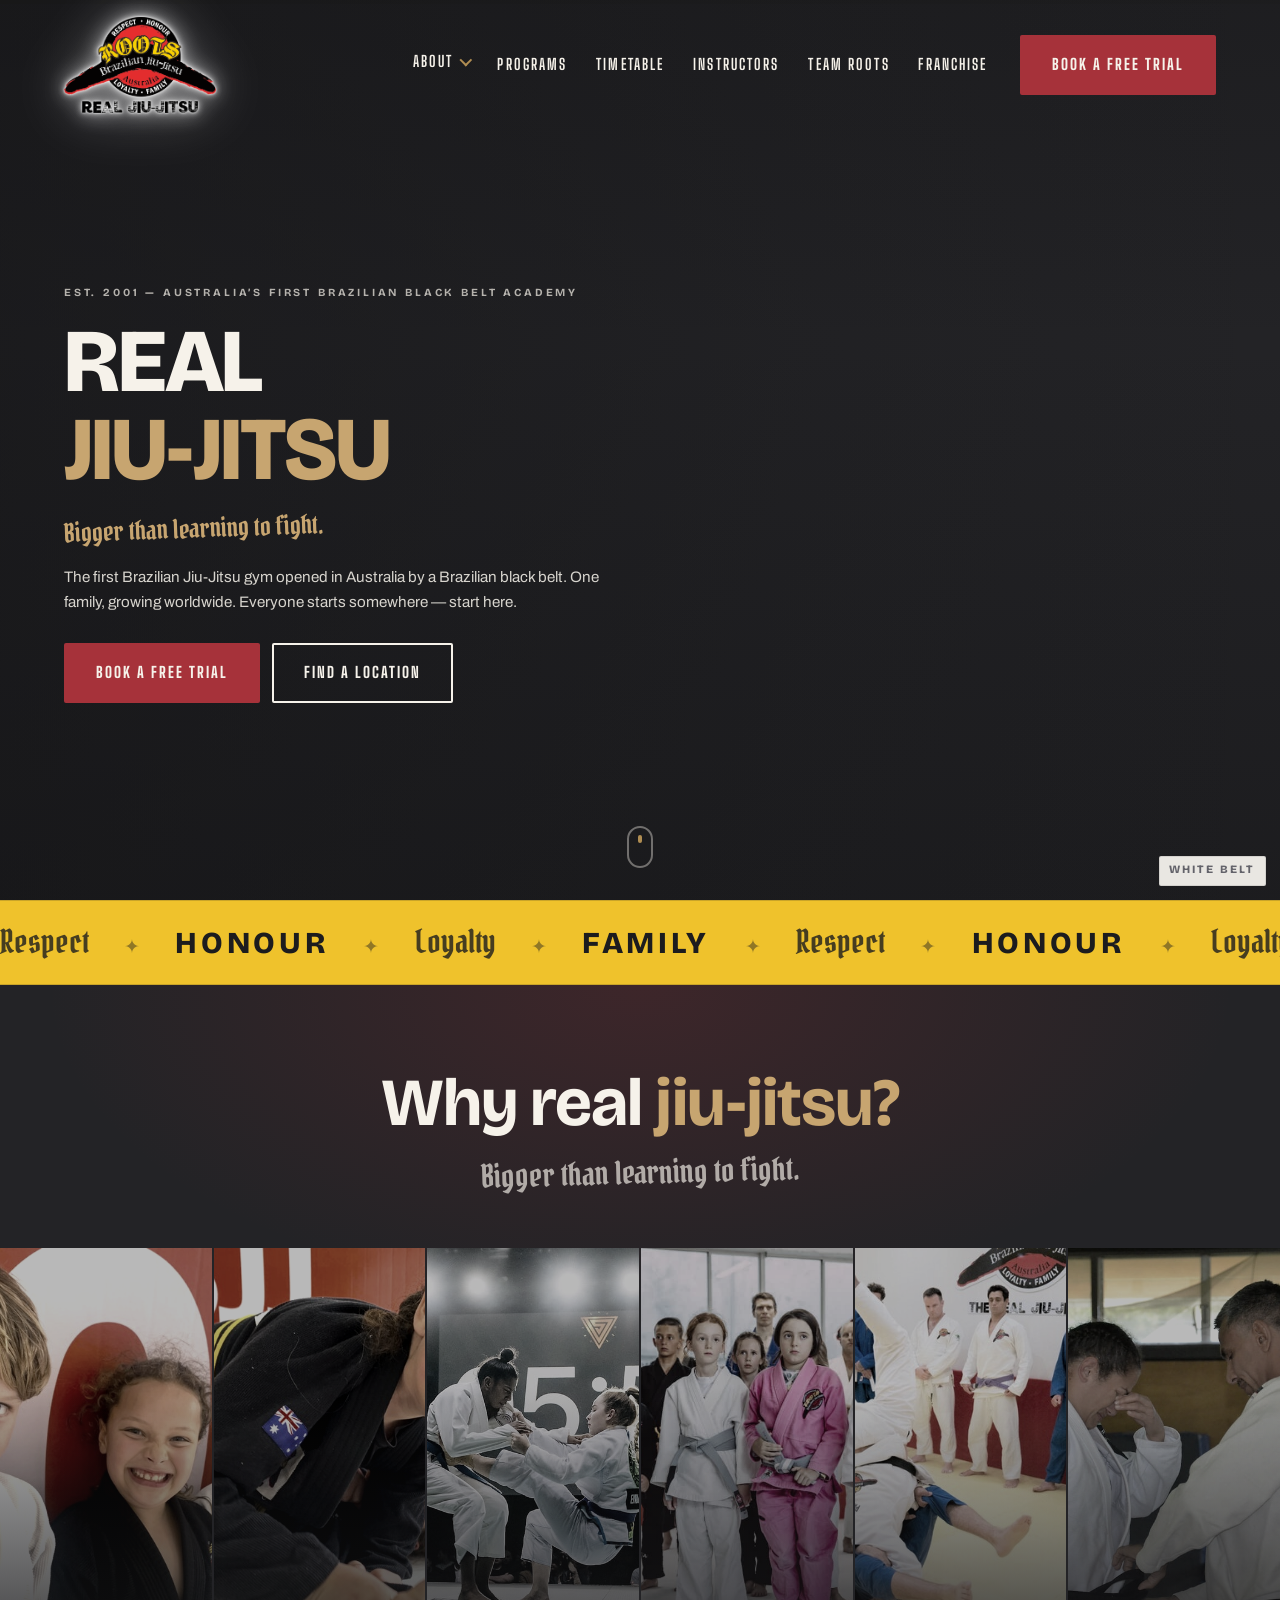
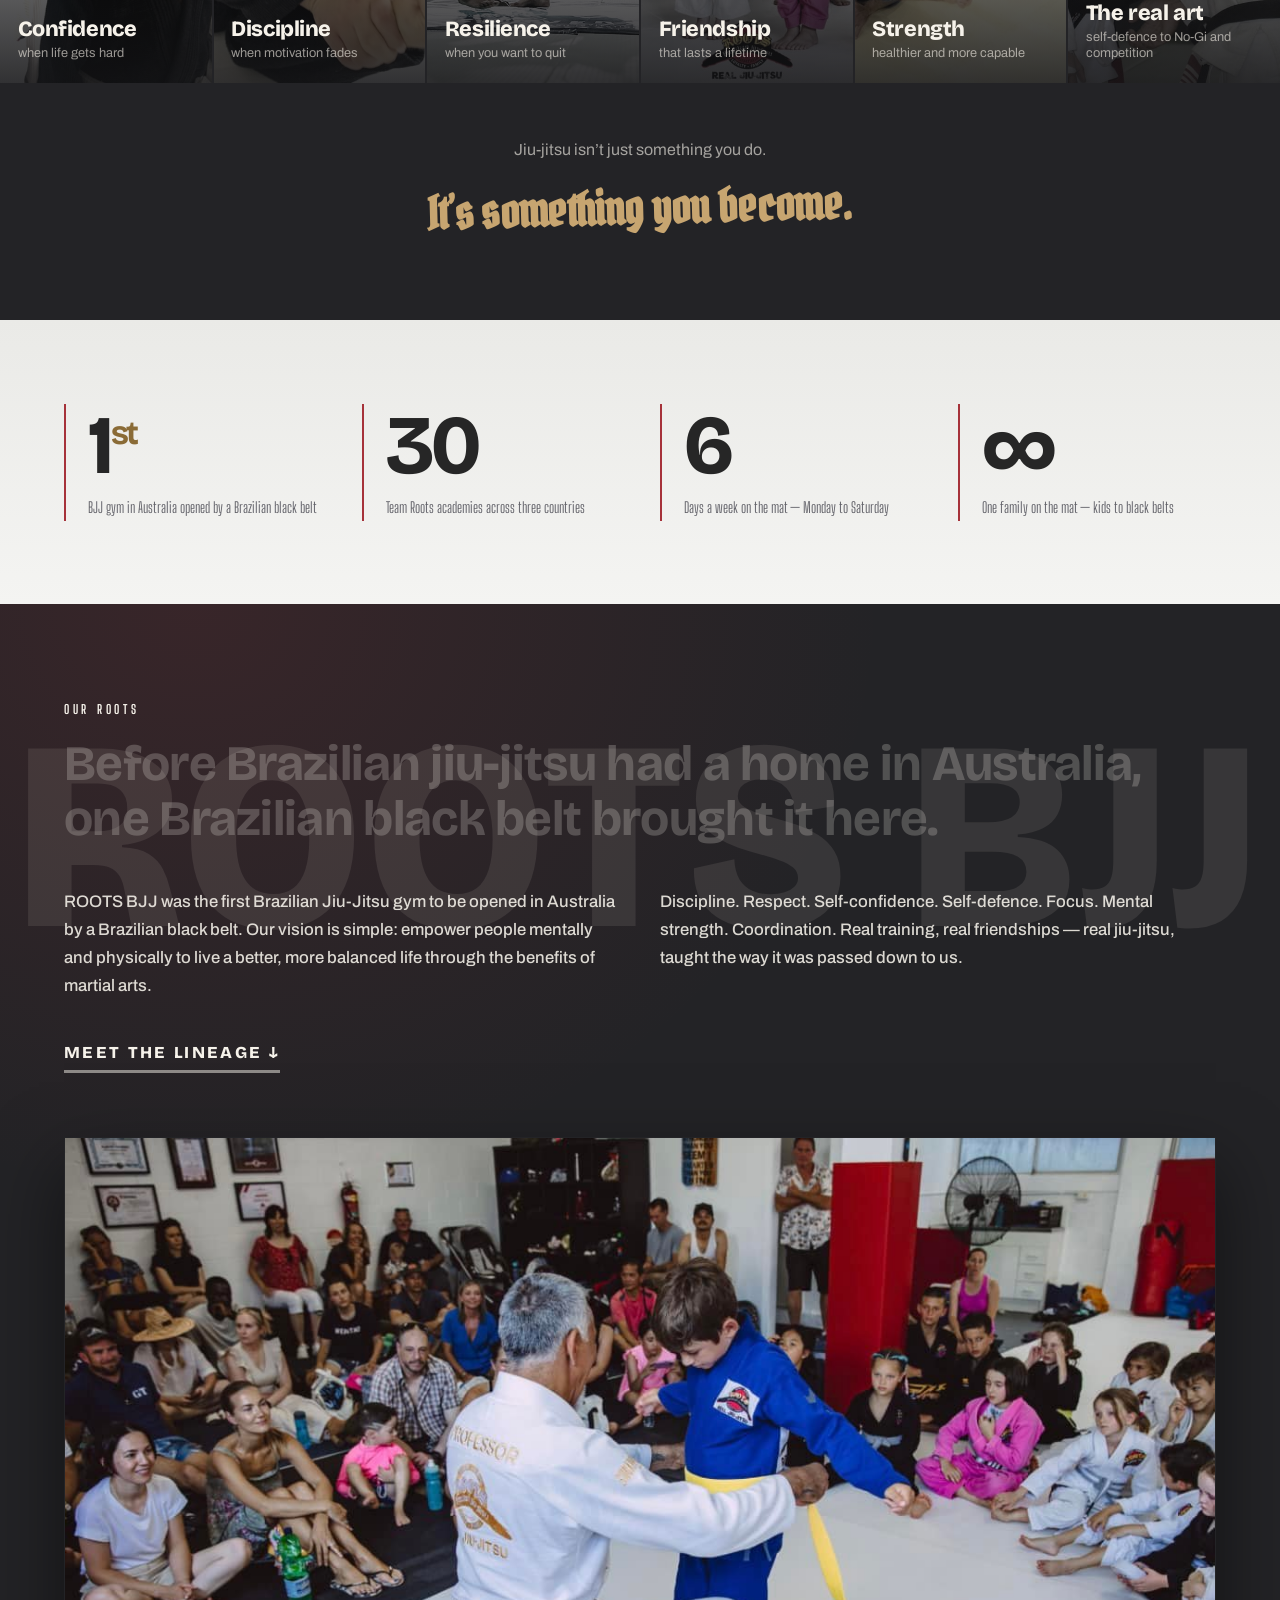
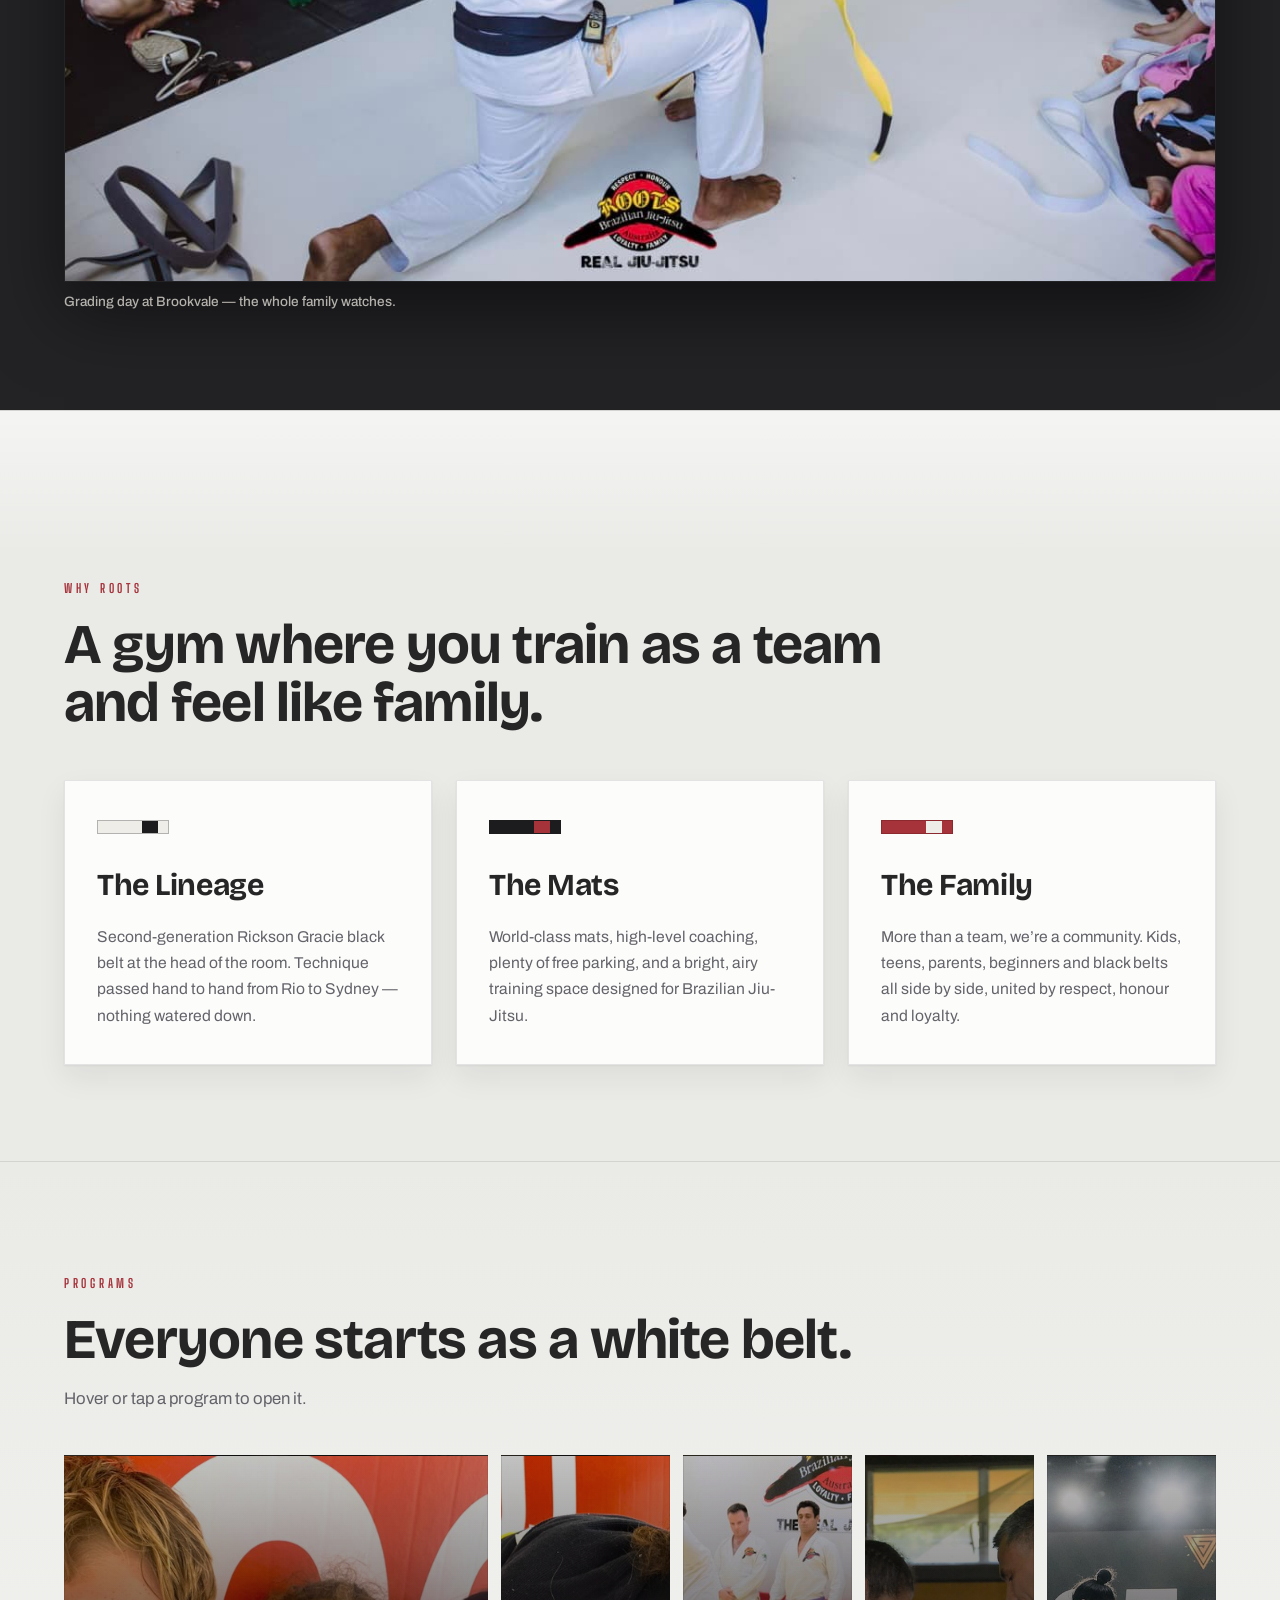
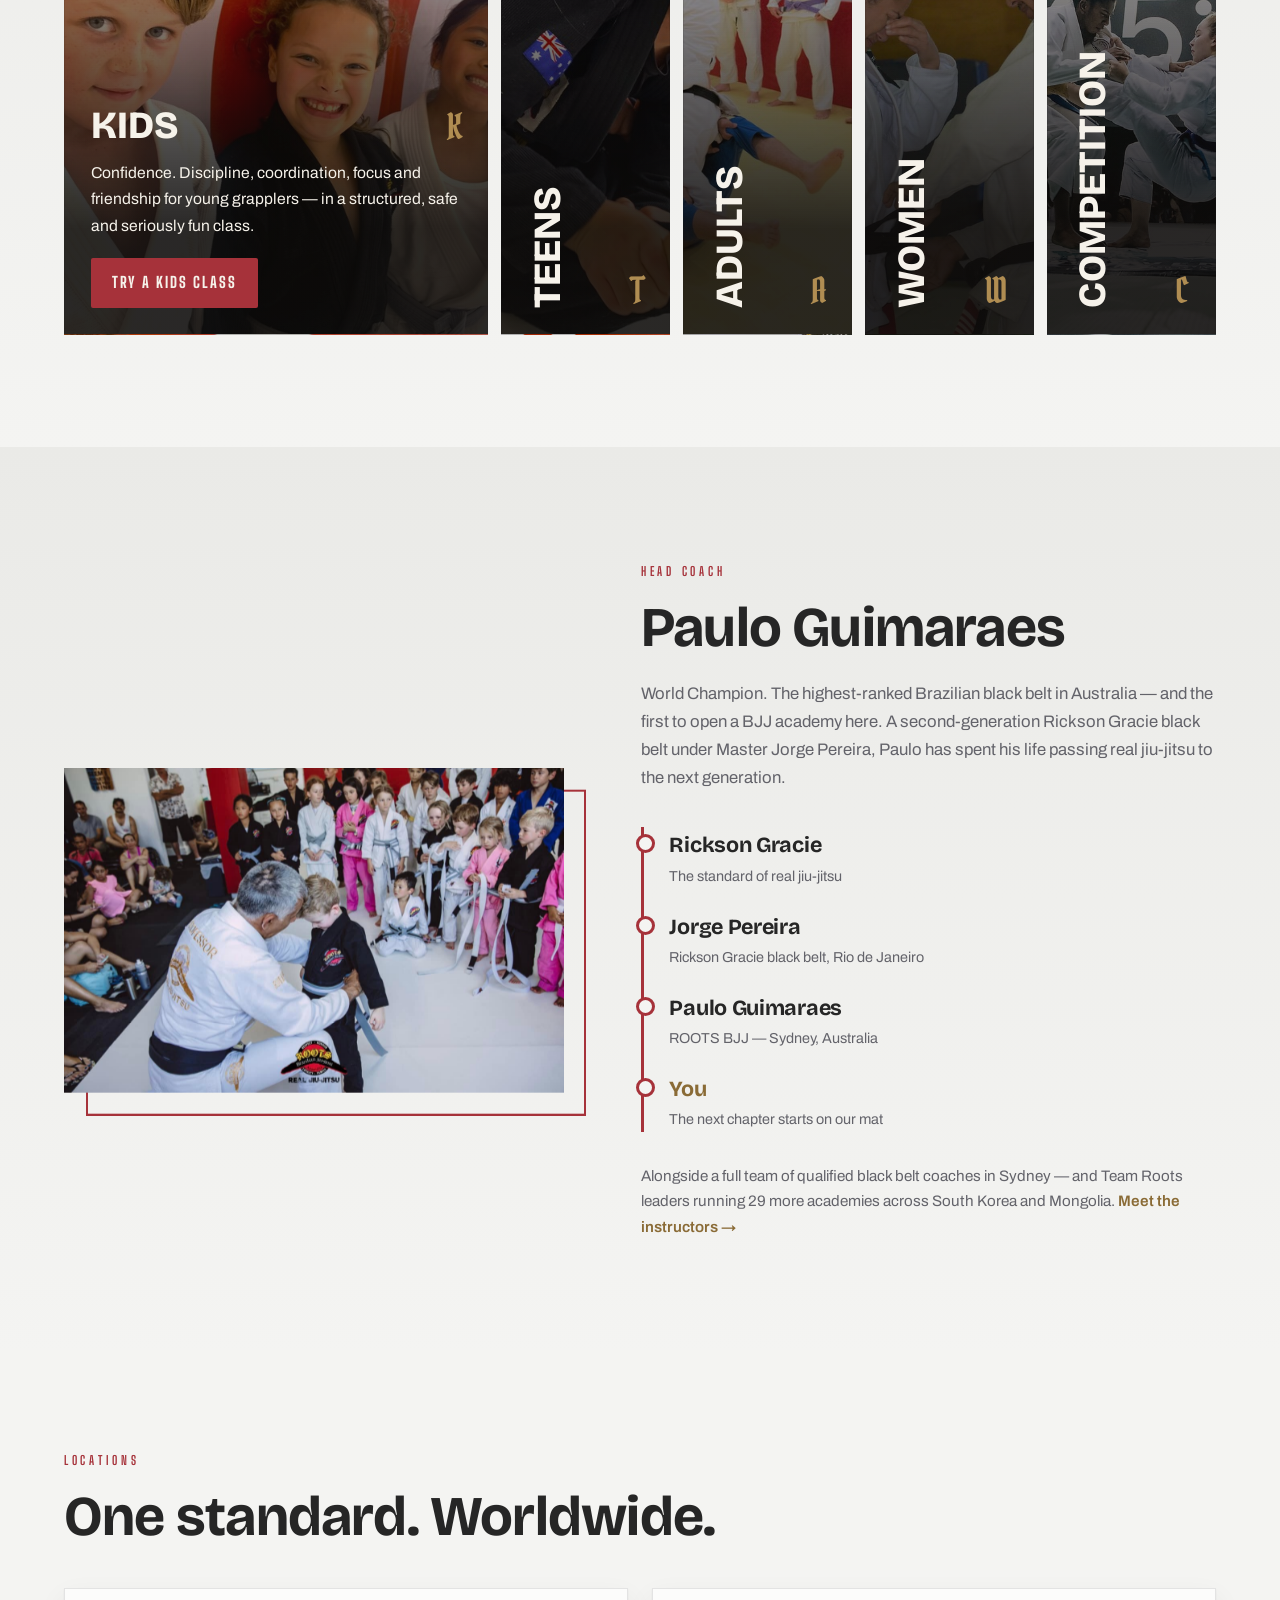
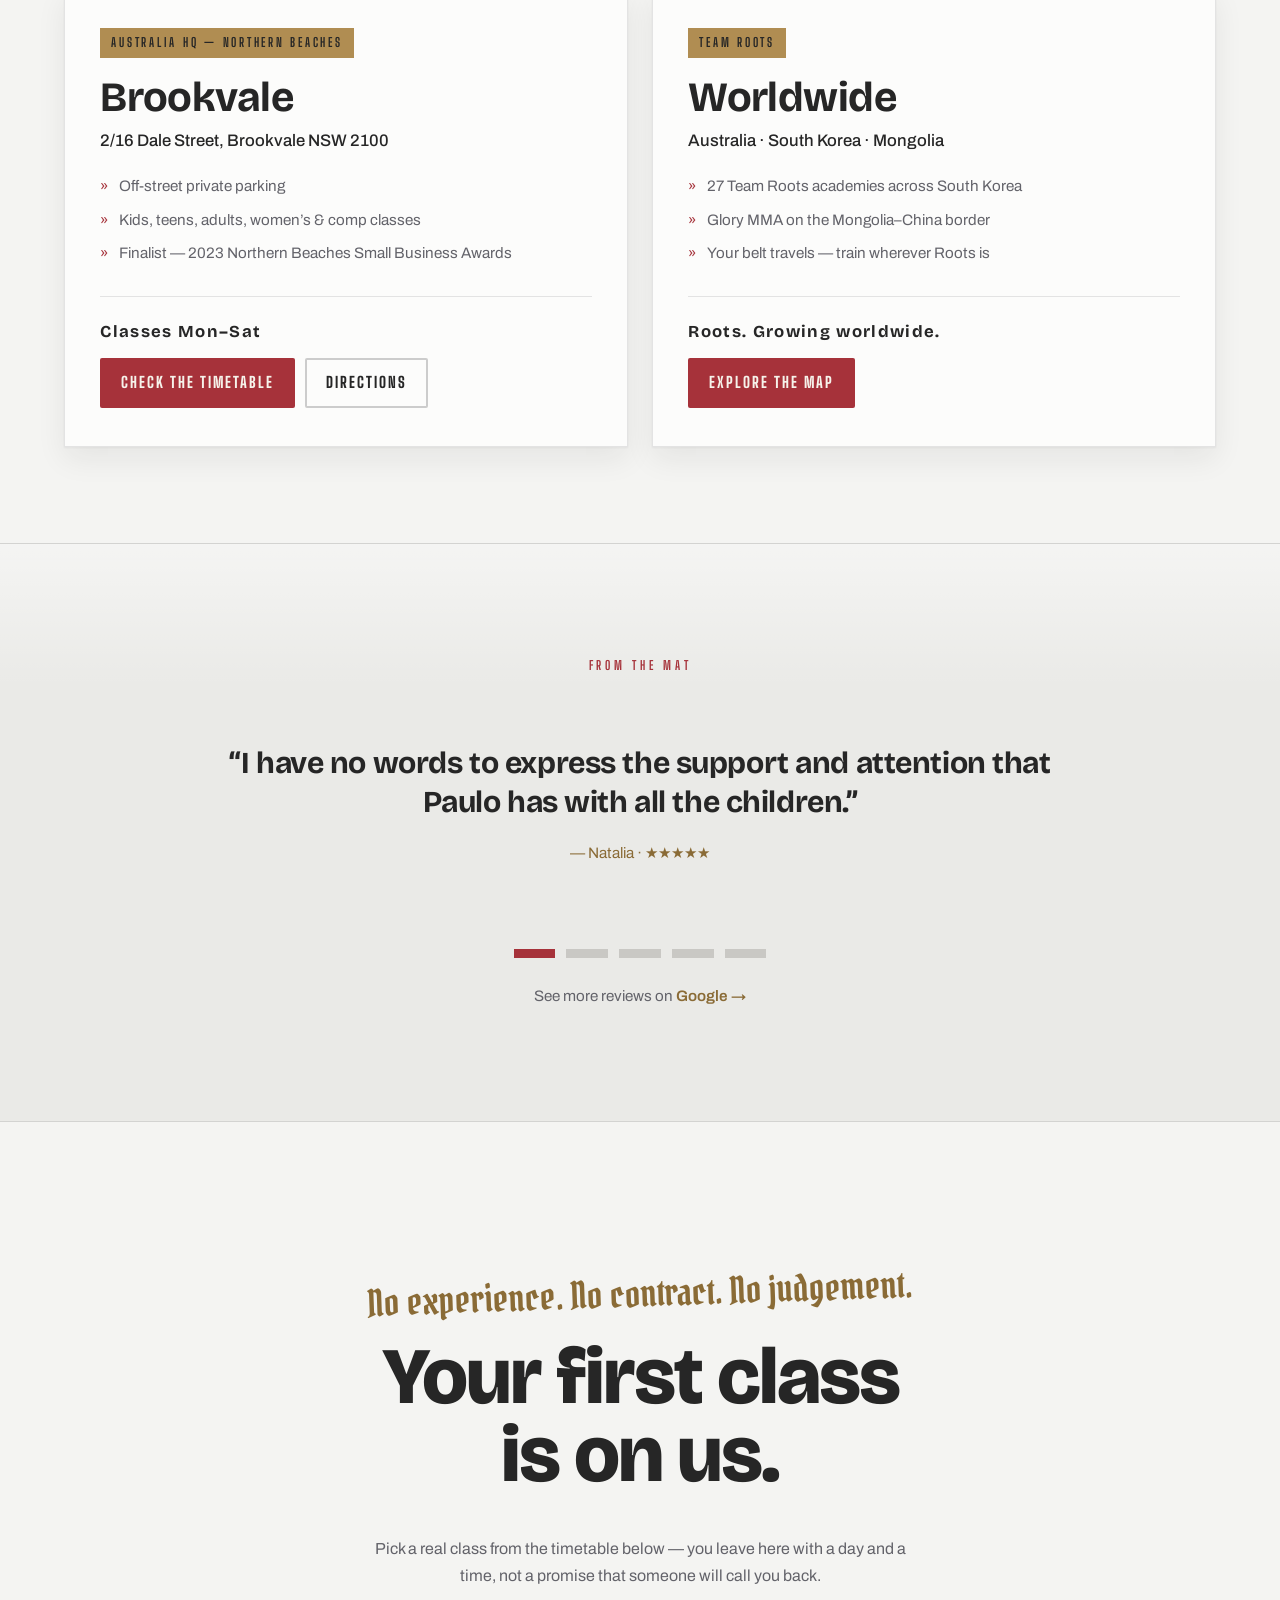
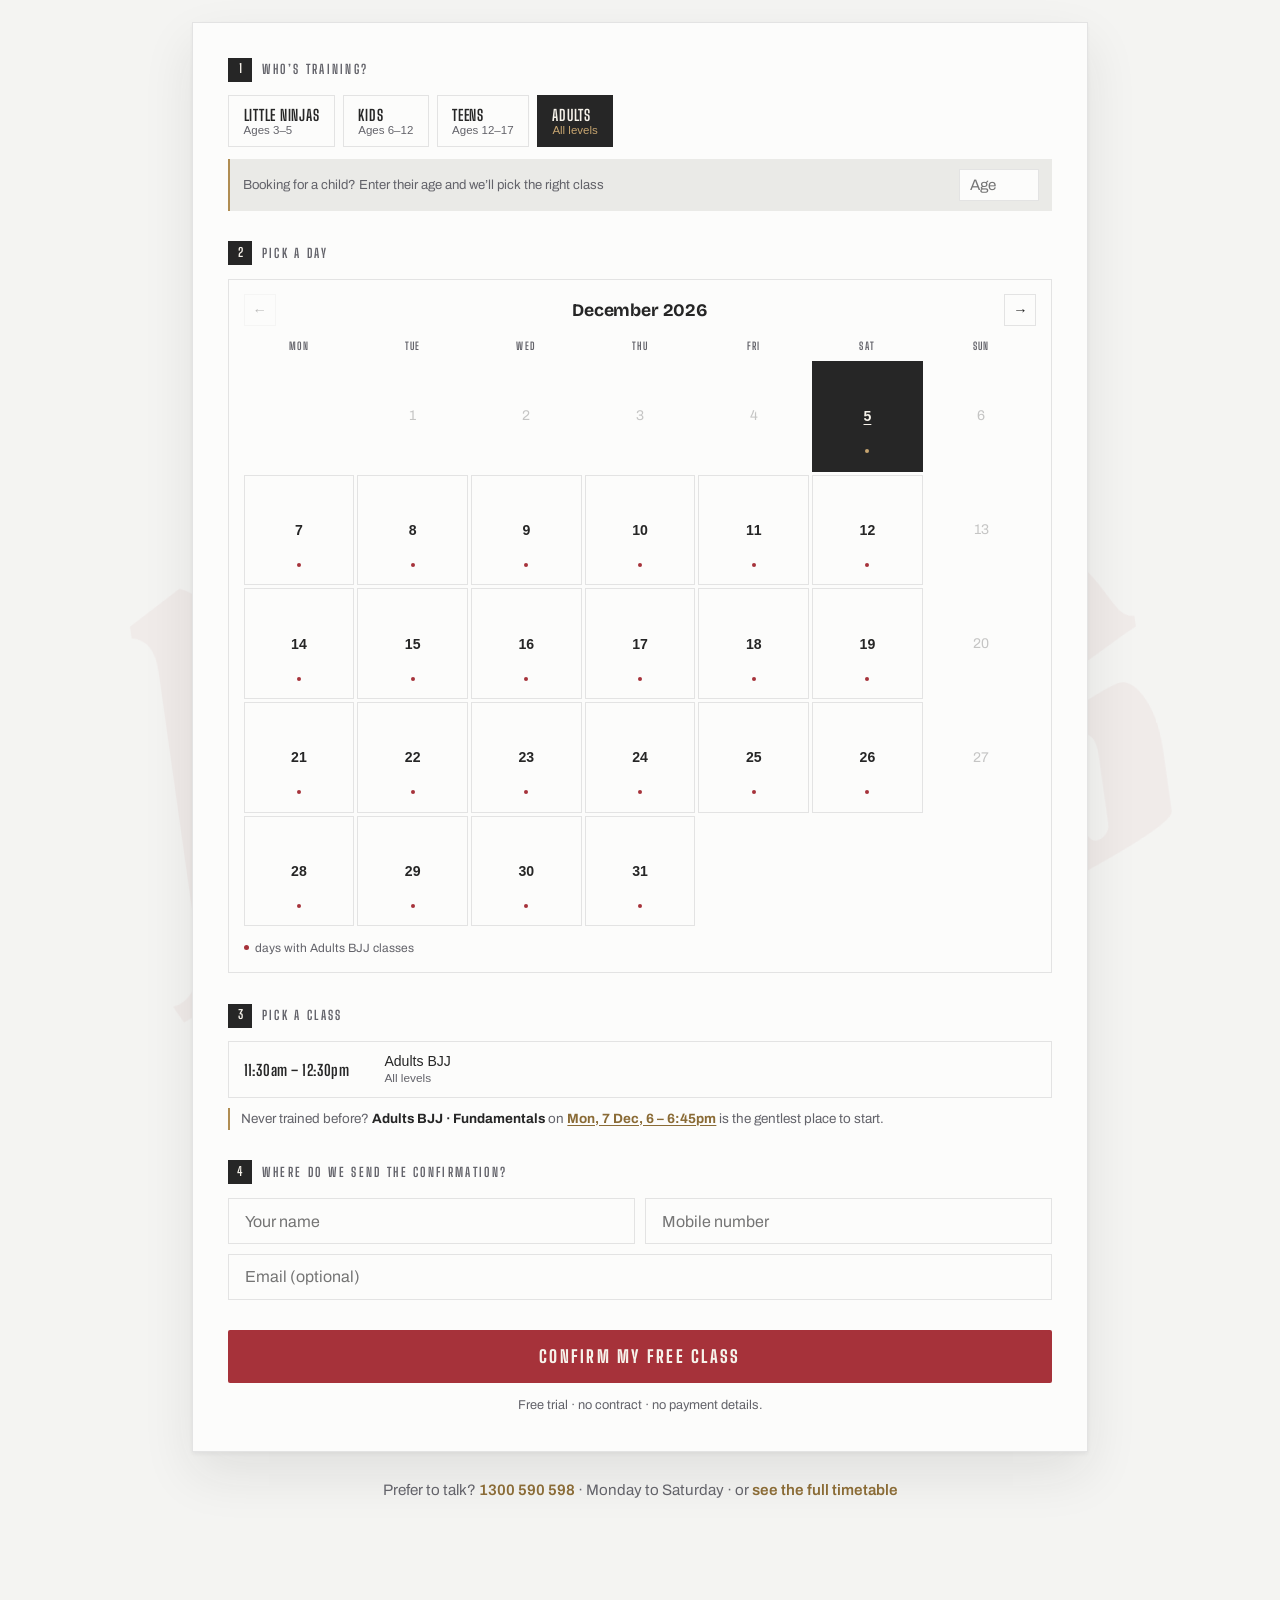
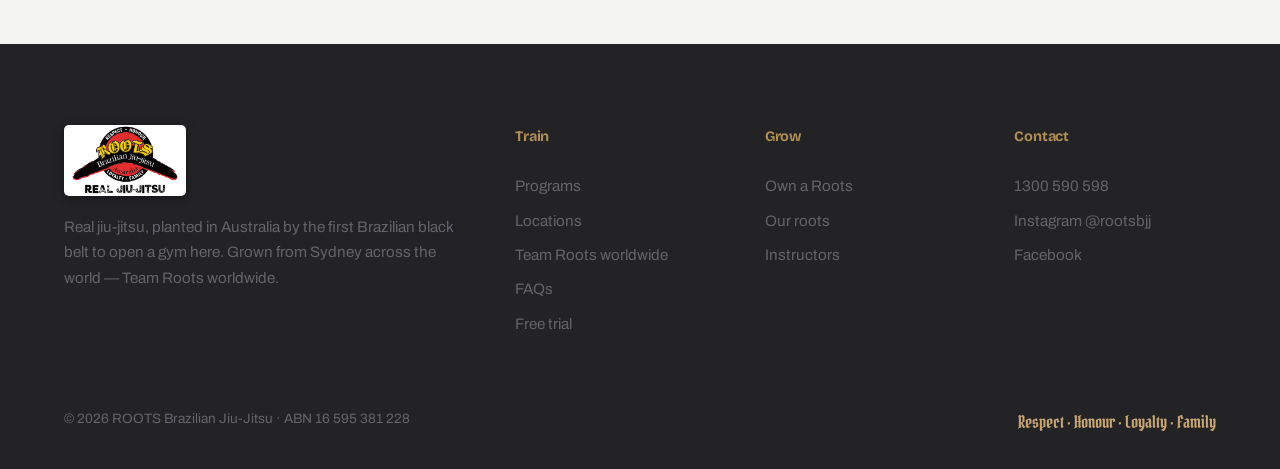
<file: index.html>
<!DOCTYPE html>
<html lang="en">
<head>
<meta charset="UTF-8">
<meta name="viewport" content="width=device-width, initial-scale=1.0">
<title>ROOTS Brazilian Jiu-Jitsu — Real Jiu-Jitsu, Sydney</title>
<meta name="description" content="The first Brazilian Jiu-Jitsu gym opened in Australia by a Brazilian black belt. Kids, adults, women's and competition classes in Brookvale, Sydney — and Team Roots academies worldwide.">
<link rel="preconnect" href="https://fonts.googleapis.com">
<link rel="preconnect" href="https://fonts.gstatic.com" crossorigin>
<link href="https://fonts.googleapis.com/css2?family=Bricolage+Grotesque:opsz,wght@12..96,400..800&family=Big+Shoulders+Display:wght@500;700;800&family=Pirata+One&family=Archivo:ital,wght@0,400;0,500;0,600;0,700;1,400&display=swap" rel="stylesheet">
<link rel="stylesheet" href="styles.css">
<link rel="icon" type="image/png" href="assets/logo.png">
<!-- Meta Pixel -->
<script src="pixel.js"></script>
<noscript><img height="1" width="1" style="display:none" alt=""
src="https://www.facebook.com/tr?id=1573735667612795&amp;ev=PageView&amp;noscript=1"></noscript>
</head>
<body class="has-dark-hero">

<!-- Belt scroll progress (signature) -->
<div class="belt-progress" aria-hidden="true">
  <div class="belt-progress__fill" id="beltFill"><span class="belt-progress__bar" id="beltBar"></span></div>
  <span class="belt-progress__label" id="beltLabel">WHITE BELT</span>
</div>

<!-- ============ NAV ============ -->
<header class="nav" id="nav">
  <a href="#top" class="nav__logo"><img src="assets/logo-mark.png" alt="ROOTS Brazilian Jiu-Jitsu">
  </a>
  <nav class="nav__links" id="navLinks" aria-label="Main">
    <div class="nav__drop">
      <button class="nav__droptrigger" aria-expanded="false" aria-haspopup="true">About</button>
      <div class="nav__dropmenu">
        <a href="history.html">BJJ History</a>
        <a href="history-brazil.html">BJJ in Brazil</a>
        <a href="lineage.html">Lineage</a>
        <a href="grading.html">Grading System</a>
        <a href="women.html">Women&rsquo;s BJJ</a>
        <a href="faqs.html">FAQs</a>
      </div>
    </div>
    <a href="#programs">Programs</a>
    <a href="timetable.html">Timetable</a>
    <a href="instructors.html">Instructors</a>
    <a href="academies.html">Team Roots</a>
    <a href="franchise.html">Franchise</a>
  </nav>
  <a href="#trial" class="btn btn--gold nav__cta">Book a free trial</a>
  <button class="nav__burger" id="burger" aria-label="Open menu" aria-expanded="false">
    <span></span><span></span><span></span>
  </button>
</header>

<!-- ============ HERO ============ -->
<section class="hero" id="top">
  <div class="hero__bg" data-parallax="0.25">
    <img src="assets/ref4.jpg" alt="ROOTS black belt professors on the mat in front of the red academy wall">
  </div>
  <div class="hero__scrim" aria-hidden="true"></div>

  <div class="hero__content">
    <p class="hero__eyebrow reveal">Est. 2001 &mdash; Australia&rsquo;s first Brazilian black belt academy</p>
    <h1 class="hero__title">
      <span class="hero__line"><span>REAL</span></span>
      <span class="hero__line hero__line--outline"><span>JIU&#8209;JITSU</span></span>
    </h1>
    <p class="hero__script reveal">Bigger than learning to fight.</p>
    <p class="hero__sub reveal">The first Brazilian Jiu-Jitsu gym opened in Australia by a Brazilian black belt.
      One family, growing worldwide. Everyone starts somewhere &mdash; start here.</p>
    <div class="hero__ctas reveal">
      <a href="#trial" class="btn btn--gold">Book a free trial</a>
      <a href="#locations" class="btn btn--ghost">Find a location</a>
    </div>
  </div>

  <div class="hero__scrollcue" aria-hidden="true"><span></span></div>
</section>

<!-- ============ VALUES MARQUEE ============ -->
<div class="marquee" aria-hidden="true">
  <div class="marquee__track">
    <span class="marquee__group">
      <em>Respect</em><i>&#10022;</i><b>Honour</b><i>&#10022;</i><em>Loyalty</em><i>&#10022;</i><b>Family</b><i>&#10022;</i>
      <em>Respect</em><i>&#10022;</i><b>Honour</b><i>&#10022;</i><em>Loyalty</em><i>&#10022;</i><b>Family</b><i>&#10022;</i>
      <em>Respect</em><i>&#10022;</i><b>Honour</b><i>&#10022;</i><em>Loyalty</em><i>&#10022;</i><b>Family</b><i>&#10022;</i>
    </span>
    <span class="marquee__group" aria-hidden="true">
      <em>Respect</em><i>&#10022;</i><b>Honour</b><i>&#10022;</i><em>Loyalty</em><i>&#10022;</i><b>Family</b><i>&#10022;</i>
      <em>Respect</em><i>&#10022;</i><b>Honour</b><i>&#10022;</i><em>Loyalty</em><i>&#10022;</i><b>Family</b><i>&#10022;</i>
      <em>Respect</em><i>&#10022;</i><b>Honour</b><i>&#10022;</i><em>Loyalty</em><i>&#10022;</i><b>Family</b><i>&#10022;</i>
    </span>
  </div>
</div>

<!-- ============ WHY REAL JIU-JITSU — full-bleed, one word per frame ==== -->
<section class="why" id="why">
  <header class="why__head">
    <h2 class="why__title reveal">Why real <span>jiu&#8209;jitsu?</span></h2>
    <p class="why__lead reveal">Bigger than learning to fight.</p>
  </header>

  <div class="why__wall">
    <figure class="why__tile reveal">
      <img src="assets/photos/kids-class.jpg" alt="Kids in gis at ROOTS Brookvale" loading="lazy">
      <figcaption><b>Confidence</b><span>when life gets hard</span></figcaption>
    </figure>
    <figure class="why__tile reveal">
      <img src="assets/photos/teens-grading.jpg" alt="A teen training on the mat" loading="lazy">
      <figcaption><b>Discipline</b><span>when motivation fades</span></figcaption>
    </figure>
    <figure class="why__tile reveal">
      <img src="assets/photos/dhulassi.jpg" alt="A ROOTS competitor under the lights" loading="lazy">
      <figcaption><b>Resilience</b><span>when you want to quit</span></figcaption>
    </figure>
    <figure class="why__tile reveal">
      <img src="assets/ref3.jpg" alt="The ROOTS kids team lined up together" loading="lazy">
      <figcaption><b>Friendship</b><span>that lasts a lifetime</span></figcaption>
    </figure>
    <figure class="why__tile reveal">
      <img src="assets/photos/adults-training.jpg" alt="Adults drilling live in class" loading="lazy">
      <figcaption><b>Strength</b><span>healthier and more capable</span></figcaption>
    </figure>
    <figure class="why__tile reveal">
      <img src="assets/photos/phillipa.jpg" alt="Professor Paulo tying a new black belt" loading="lazy">
      <figcaption><b>The real art</b><span>self-defence to No-Gi and competition</span></figcaption>
    </figure>
  </div>

  <p class="why__become reveal">Jiu-jitsu isn&rsquo;t just something you do.<br><span>It&rsquo;s something you become.</span></p>
</section>

<!-- ============ STATS ============ -->
<section class="stats">
  <div class="stats__grid">
    <div class="stat reveal">
      <span class="stat__num">1<sup>st</sup></span>
      <span class="stat__label">BJJ gym in Australia opened by a Brazilian black belt</span>
    </div>
    <div class="stat reveal">
      <span class="stat__num">30</span>
      <span class="stat__label">Team Roots academies across three countries</span>
    </div>
    <div class="stat reveal">
      <span class="stat__num">6</span>
      <span class="stat__label">Days a week on the mat &mdash; Monday to Saturday</span>
    </div>
    <div class="stat reveal">
      <span class="stat__num">&infin;</span>
      <span class="stat__label">One family on the mat &mdash; kids to black belts</span>
    </div>
  </div>
</section>

<!-- ============ STORY (the red wall) ============ -->
<section class="story" id="story">
  <div class="story__inner">
    <p class="section-eyebrow section-eyebrow--bone reveal">Our roots</p>
    <h2 class="story__statement" id="storyStatement">
      Before Brazilian jiu-jitsu had a home in Australia,
      one Brazilian black belt brought it here.
    </h2>
    <div class="story__cols reveal">
      <p>ROOTS BJJ was the first Brazilian Jiu-Jitsu gym to be opened in Australia by a Brazilian black belt.
        Our vision is simple: empower people mentally and physically to live a better, more balanced life
        through the benefits of martial arts.</p>
      <p>Discipline. Respect. Self-confidence. Self-defence. Focus. Mental strength. Coordination.
        Real training, real friendships &mdash; real jiu-jitsu, taught the way it was passed down to us.</p>
    </div>
    <a href="#professor" class="story__link reveal">Meet the lineage <span aria-hidden="true">&darr;</span></a>
  </div>
  <div class="story__photo">
    <img src="assets/ref1.jpg" alt="Professor Paulo Guimaraes tying a new belt on a young student while families watch">
    <figcaption>Grading day at Brookvale &mdash; the whole family watches.</figcaption>
  </div>
</section>

<!-- ============ PILLARS ============ -->
<section class="pillars">
  <p class="section-eyebrow reveal">Why ROOTS</p>
  <h2 class="section-title reveal">A gym where you train as a team<br>and feel like family.</h2>
  <div class="pillars__list">
    <article class="pillar reveal" data-tilt>
      <span class="pillar__belt pillar__belt--white" aria-hidden="true"></span>
      <h3>The Lineage</h3>
      <p>Second-generation Rickson Gracie black belt at the head of the room. Technique passed hand to hand
        from Rio to Sydney &mdash; nothing watered down.</p>
    </article>
    <article class="pillar reveal" data-tilt>
      <span class="pillar__belt pillar__belt--black" aria-hidden="true"></span>
      <h3>The Mats</h3>
      <p>World-class mats, high-level coaching, plenty of free parking, and a bright, airy
        training space designed for Brazilian Jiu-Jitsu.</p>
    </article>
    <article class="pillar reveal" data-tilt>
      <span class="pillar__belt pillar__belt--red" aria-hidden="true"></span>
      <h3>The Family</h3>
      <p>More than a team, we&rsquo;re a community. Kids, teens, parents, beginners and black belts
        all side by side, united by respect, honour and loyalty.</p>
    </article>
  </div>
</section>

<!-- ============ PROGRAMS (accordion) ============ -->
<section class="programs" id="programs">
  <p class="section-eyebrow reveal">Programs</p>
  <h2 class="section-title reveal">Everyone starts as a white belt.</h2>
  <p class="section-sub reveal">Hover or tap a program to open it.</p>

  <div class="acc" id="accordion">
    <article class="acc__item is-open" style="--img:url('assets/photos/kids-class.jpg')">
      <header><h3>Kids</h3><span class="acc__index">K</span></header>
      <div class="acc__body">
        <p>Confidence. Discipline, coordination, focus and friendship for young grapplers &mdash;
          in a structured, safe and seriously fun class.</p>
        <a href="#trial" class="btn btn--small btn--gold">Try a kids class</a>
      </div>
    </article>
    <article class="acc__item" style="--img:url('assets/photos/teens-grading.jpg')">
      <header><h3>Teens</h3><span class="acc__index">T</span></header>
      <div class="acc__body">
        <p>A crucial stage of life deserves the right guidance. We help teens build confidence,
          discipline and strong values while developing the physical and mental foundations
          they&rsquo;ll carry into adulthood.</p>
        <a href="#trial" class="btn btn--small btn--gold">Try a teens class</a>
      </div>
    </article>
    <article class="acc__item" style="--img:url('assets/photos/adults-training.jpg')">
      <header><h3>Adults</h3><span class="acc__index">A</span></header>
      <div class="acc__body">
        <p>Whether you&rsquo;re here for the lifestyle or the podium, you&rsquo;ll find expert coaching,
          challenging training and a welcoming community. No experience needed &mdash; just step
          onto the mats.</p>
        <a href="#trial" class="btn btn--small btn--gold">Try an adults class</a>
      </div>
    </article>
    <article class="acc__item" style="--img:url('assets/photos/phillipa.jpg')">
      <header><h3>Women</h3><span class="acc__index">W</span></header>
      <div class="acc__body">
        <p>Get fit. Build confidence. Learn real self-defence. Train in a supportive women-only
          community. No experience needed.</p>
        <a href="#trial" class="btn btn--small btn--gold">Try a women&rsquo;s class</a>
      </div>
    </article>
    <article class="acc__item" style="--img:url('assets/photos/dhulassi.jpg')">
      <header><h3>Competition</h3><span class="acc__index">C</span></header>
      <div class="acc__body">
        <p>Success on the podium starts long before competition day. Every session develops the focus,
          discipline, determination and resilience needed to perform at your highest level.</p>
        <a href="#trial" class="btn btn--small btn--gold">Join comp training</a>
      </div>
    </article>
  </div>
</section>

<!-- ============ PROFESSOR / LINEAGE ============ -->
<section class="professor" id="professor">
  <div class="professor__photo" data-parallax="0.12">
    <img src="assets/ref2.jpg" alt="Professor Paulo Guimaraes promoting a young student in front of the class">
  </div>
  <div class="professor__content">
    <p class="section-eyebrow reveal">Head Coach</p>
    <h2 class="section-title reveal">Paulo Guimaraes</h2>
    <p class="professor__bio reveal">World Champion. The highest-ranked Brazilian black belt in Australia &mdash;
      and the first to open a BJJ academy here. A second-generation Rickson Gracie black belt under
      Master Jorge Pereira, Paulo has spent his life passing real jiu-jitsu to the next generation.</p>

    <ol class="lineage reveal" aria-label="Lineage">
      <li><span class="lineage__who">Rickson Gracie</span><span class="lineage__what">The standard of real jiu-jitsu</span></li>
      <li><span class="lineage__who">Jorge Pereira</span><span class="lineage__what">Rickson Gracie black belt, Rio de Janeiro</span></li>
      <li><span class="lineage__who">Paulo Guimaraes</span><span class="lineage__what">ROOTS BJJ &mdash; Sydney, Australia</span></li>
      <li class="lineage__you"><span class="lineage__who">You</span><span class="lineage__what">The next chapter starts on our mat</span></li>
    </ol>

    <p class="professor__team reveal">Alongside a full team of qualified black belt coaches in Sydney &mdash;
      and Team Roots leaders running 29 more academies across South Korea and Mongolia.
      <a href="instructors.html" class="professor__worldlink">Meet the instructors &rarr;</a></p>
  </div>
</section>

<!-- ============ LOCATIONS ============ -->
<section class="locations" id="locations">
  <p class="section-eyebrow reveal">Locations</p>
  <h2 class="section-title reveal">One standard. Worldwide.</h2>
  <div class="locations__grid">
    <article class="loc reveal" data-tilt>
      <span class="loc__tag">Australia HQ &mdash; Northern Beaches</span>
      <h3>Brookvale</h3>
      <p class="loc__addr">2/16 Dale Street, Brookvale NSW 2100</p>
      <ul>
        <li>Off-street private parking</li>
        <li>Kids, teens, adults, women&rsquo;s &amp; comp classes</li>
        <li>Finalist &mdash; 2023 Northern Beaches Small Business Awards</li>
      </ul>
      <div class="loc__foot">
        <span>Classes Mon&ndash;Sat</span>
        <span class="loc__btns">
          <a class="btn btn--small btn--gold" href="timetable.html">Check the timetable</a>
          <a class="btn btn--small btn--ghost" href="https://maps.google.com/?q=2/16+Dale+Street+Brookvale+NSW+2100" target="_blank" rel="noopener">Directions</a>
        </span>
      </div>
    </article>
    <article class="loc loc--world reveal" data-tilt>
      <span class="loc__tag">Team Roots</span>
      <h3>Worldwide</h3>
      <p class="loc__addr">Australia &middot; South Korea &middot; Mongolia</p>
      <ul>
        <li>27 Team Roots academies across South Korea</li>
        <li>Glory MMA on the Mongolia&ndash;China border</li>
        <li>Your belt travels &mdash; train wherever Roots is</li>
      </ul>
      <div class="loc__foot">
        <span>Roots. Growing worldwide.</span>
        <a class="btn btn--small btn--gold" href="academies.html">Explore the map</a>
      </div>
    </article>
  </div>
</section>

<!-- ============ TESTIMONIALS ============ -->
<section class="voices">
  <p class="section-eyebrow reveal">From the mat</p>
  <div class="voices__stage">
    <blockquote class="voice is-active">
      <p>&ldquo;I have no words to express the support and attention that Paulo has with all the children.&rdquo;</p>
      <cite>&mdash; Natalia &middot; &#9733;&#9733;&#9733;&#9733;&#9733;</cite>
    </blockquote>
    <blockquote class="voice">
      <p>&ldquo;Such a great experience being part of this gym. Wish I&rsquo;d started my BJJ journey earlier!&rdquo;</p>
      <cite>&mdash; Roderick &middot; &#9733;&#9733;&#9733;&#9733;&#9733;</cite>
    </blockquote>
    <blockquote class="voice">
      <p>&ldquo;Paulo and the team are welcoming, friendly &amp; professional &mdash; they teach and lead by example.&rdquo;</p>
      <cite>&mdash; Matt &middot; &#9733;&#9733;&#9733;&#9733;&#9733;</cite>
    </blockquote>
    <blockquote class="voice">
      <p>&ldquo;My journey here has been life-changing, both mentally and physically.&rdquo;</p>
      <cite>&mdash; Matt, 43 &mdash; two years on the mat &middot; &#9733;&#9733;&#9733;&#9733;&#9733;</cite>
    </blockquote>
    <blockquote class="voice">
      <p>Five stars on Google &mdash; read what our families say about training at Roots.</p>
      <cite>&#9733;&#9733;&#9733;&#9733;&#9733; &mdash; <a href="https://share.google/QkVXt9Tm8a8Wcst5l" target="_blank" rel="noopener">Google Reviews</a></cite>
    </blockquote>
  </div>
  <div class="voices__nav" role="tablist" aria-label="Testimonials">
    <button class="voices__dot is-active" aria-label="Review 1"></button>
    <button class="voices__dot" aria-label="Review 2"></button>
    <button class="voices__dot" aria-label="Review 3"></button>
    <button class="voices__dot" aria-label="Review 4"></button>
    <button class="voices__dot" aria-label="Review 5"></button>
  </div>
  <p class="voices__more reveal">See more reviews on
    <a href="https://share.google/QkVXt9Tm8a8Wcst5l" target="_blank" rel="noopener">Google &rarr;</a></p>
</section>

<!-- ============ CTA / TRIAL ============ -->
<section class="trial" id="trial">
  <span class="trial__mark" data-parallax="0.18" aria-hidden="true">Roots</span>
  <div class="trial__inner">
    <p class="trial__script reveal">No experience. No contract. No judgement.</p>
    <h2 class="trial__title reveal">Your first class<br>is on us.</h2>
    <p class="trial__lead reveal">Pick a real class from the timetable below &mdash; you leave here with a
      day and a time, not a promise that someone will call you back.</p>

    <div class="trial__engine reveal" data-booking></div>

    <p class="trial__alt reveal">Prefer to talk? <a href="tel:1300590598">1300 590 598</a> &middot;
      Monday to Saturday &middot; or <a href="timetable.html">see the full timetable</a></p>
  </div>
</section>

<!-- ============ FOOTER ============ -->
<footer class="footer">
  <div class="footer__top">
    <div class="footer__brand">
      <img src="assets/logo.png" alt="ROOTS Brazilian Jiu-Jitsu">
      <p>Real jiu-jitsu, planted in Australia by the first Brazilian black belt to open a gym here.
        Grown from Sydney across the world &mdash; Team Roots worldwide.</p>
    </div>
    <nav class="footer__col" aria-label="Train">
      <h4>Train</h4>
      <a href="#programs">Programs</a>
      <a href="#locations">Locations</a>
      <a href="academies.html">Team Roots worldwide</a>
      <a href="faqs.html">FAQs</a>
      <a href="#trial">Free trial</a>
    </nav>
    <nav class="footer__col" aria-label="Grow">
      <h4>Grow</h4>
      <a href="franchise.html">Own a Roots</a>
      <a href="#story">Our roots</a>
      <a href="instructors.html">Instructors</a>
    </nav>
    <div class="footer__col">
      <h4>Contact</h4>
      <a href="tel:1300590598">1300 590 598</a>
      <a href="https://instagram.com/rootsbjj" target="_blank" rel="noopener">Instagram @rootsbjj</a>
      <a href="https://facebook.com/rootsbjj" target="_blank" rel="noopener">Facebook</a>
    </div>
  </div>
  <div class="footer__bottom">
    <span>&copy; 2026 ROOTS Brazilian Jiu-Jitsu &middot; ABN 16 595 381 228</span>
    <span class="footer__values">Respect &middot; Honour &middot; Loyalty &middot; Family</span>
  </div>
</footer>

<script src="schedule.js"></script>
<script src="booking.js"></script>
<script src="app.js"></script>
</body>
</html>
</file>
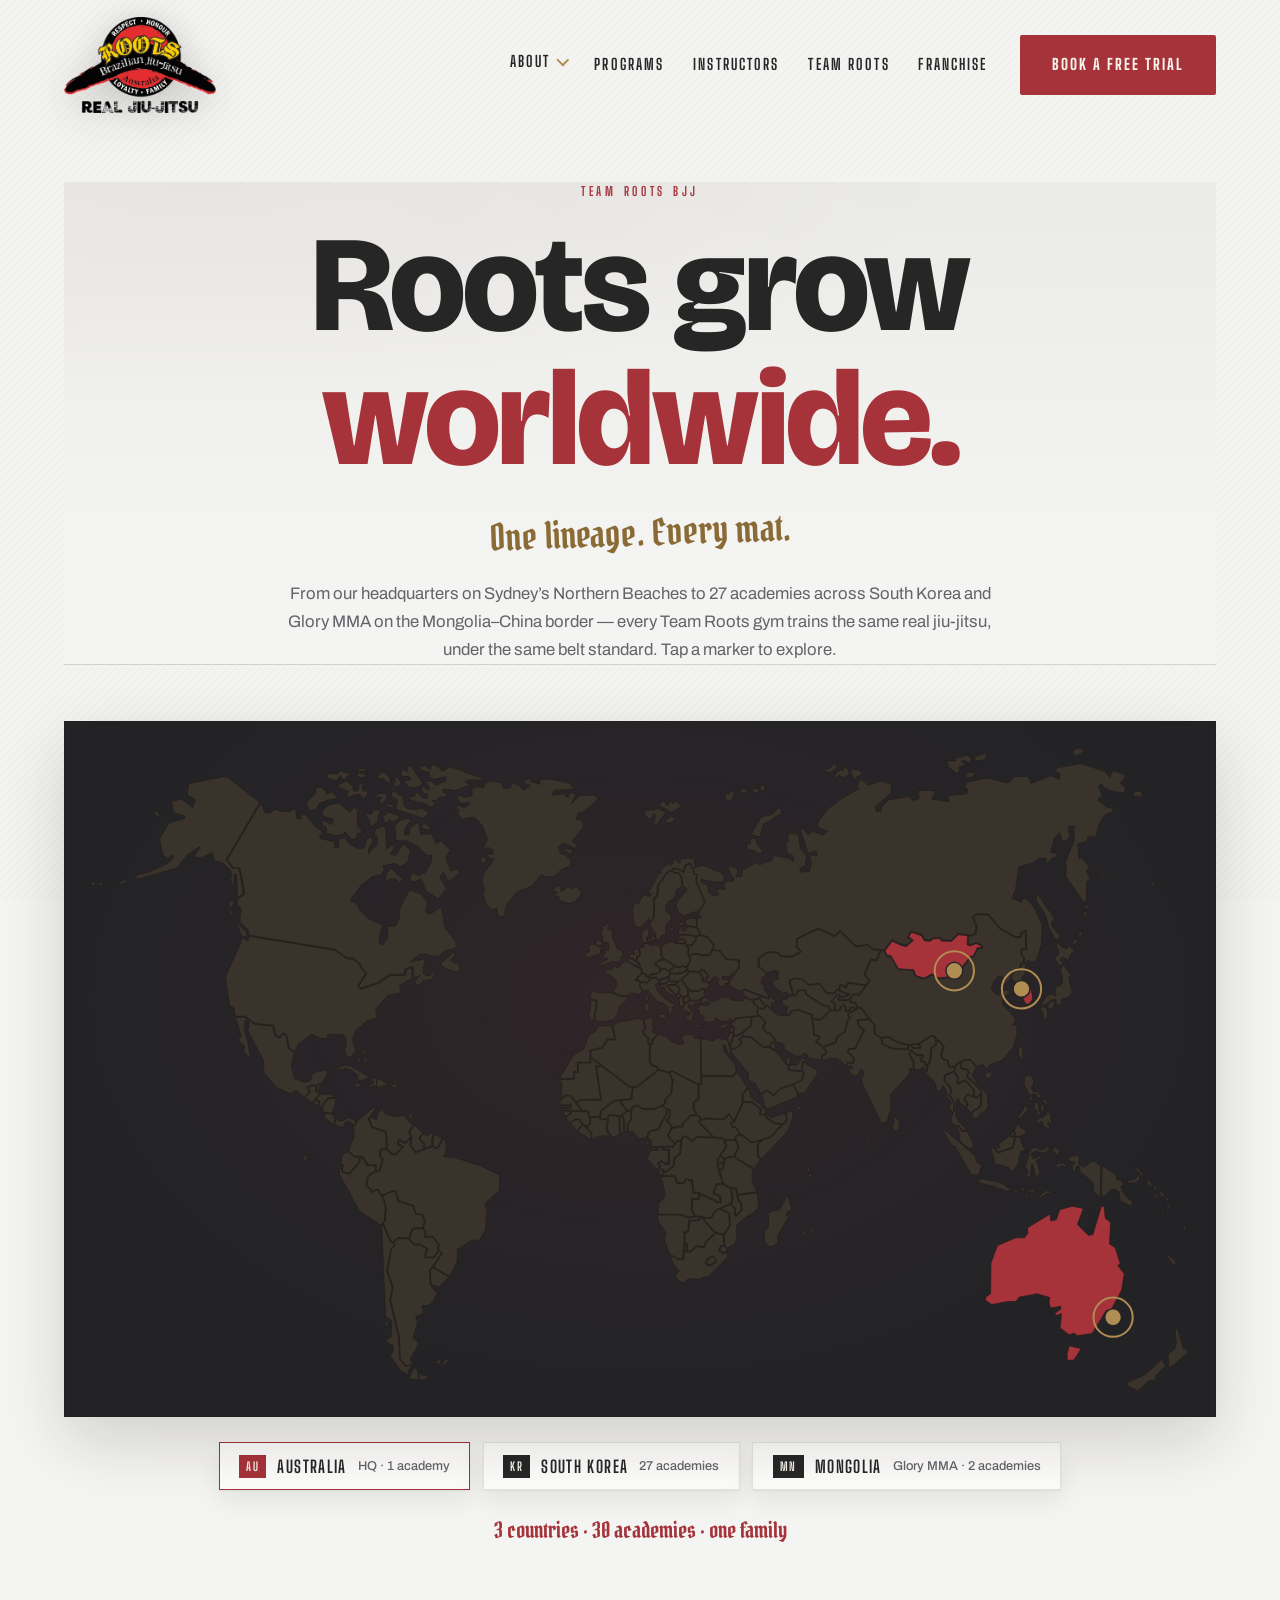
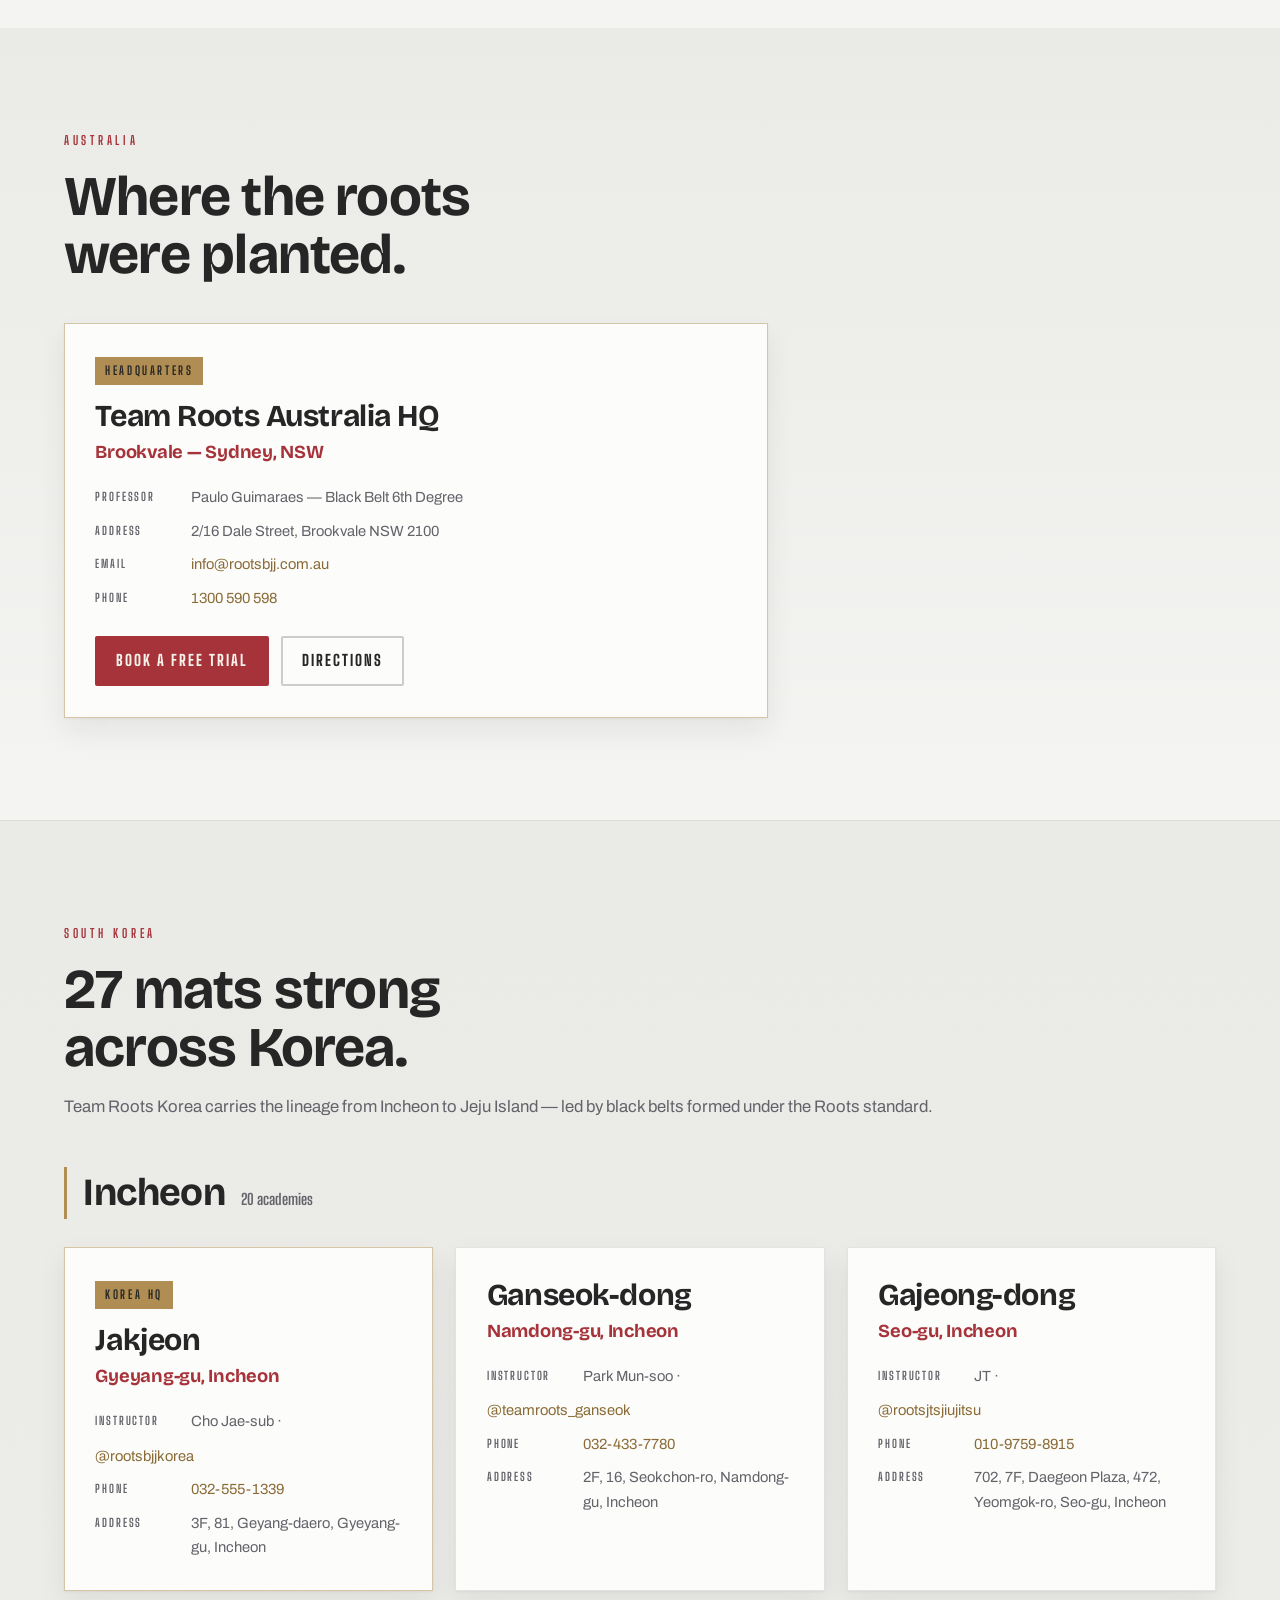
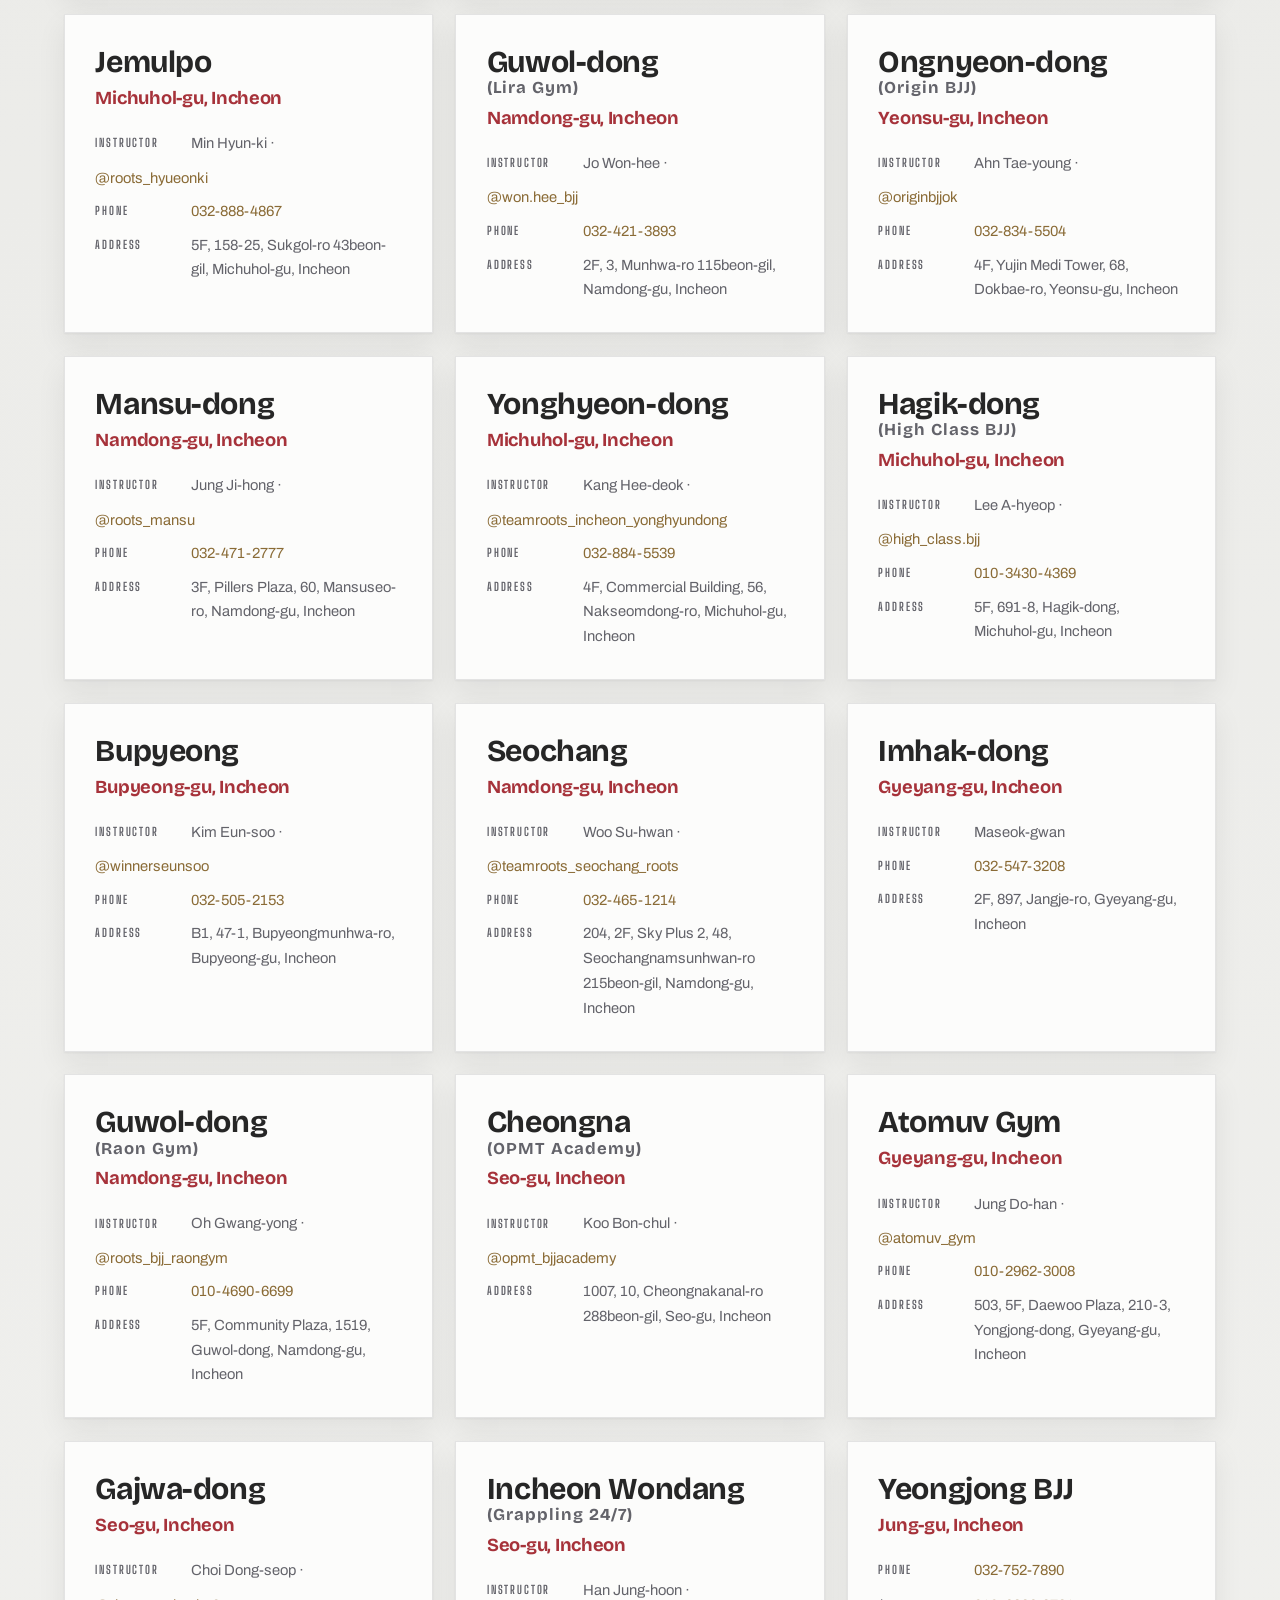
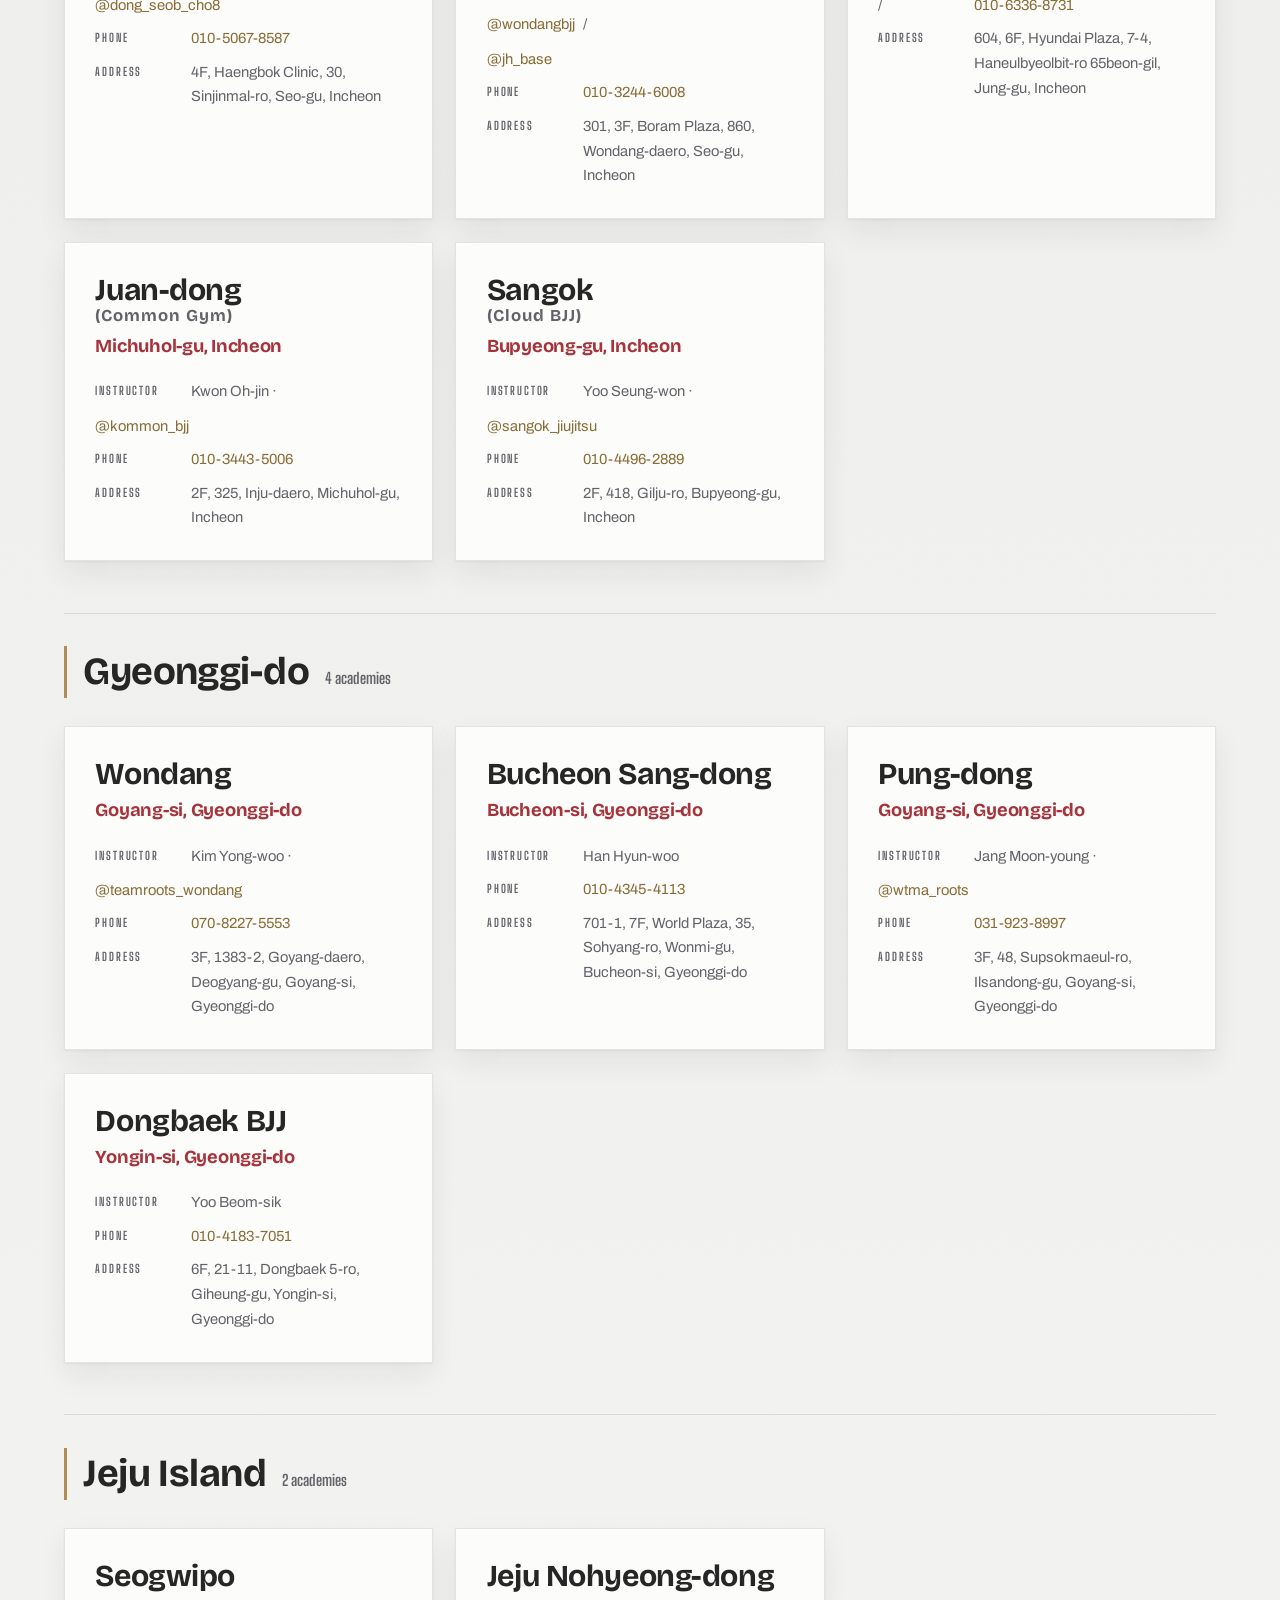
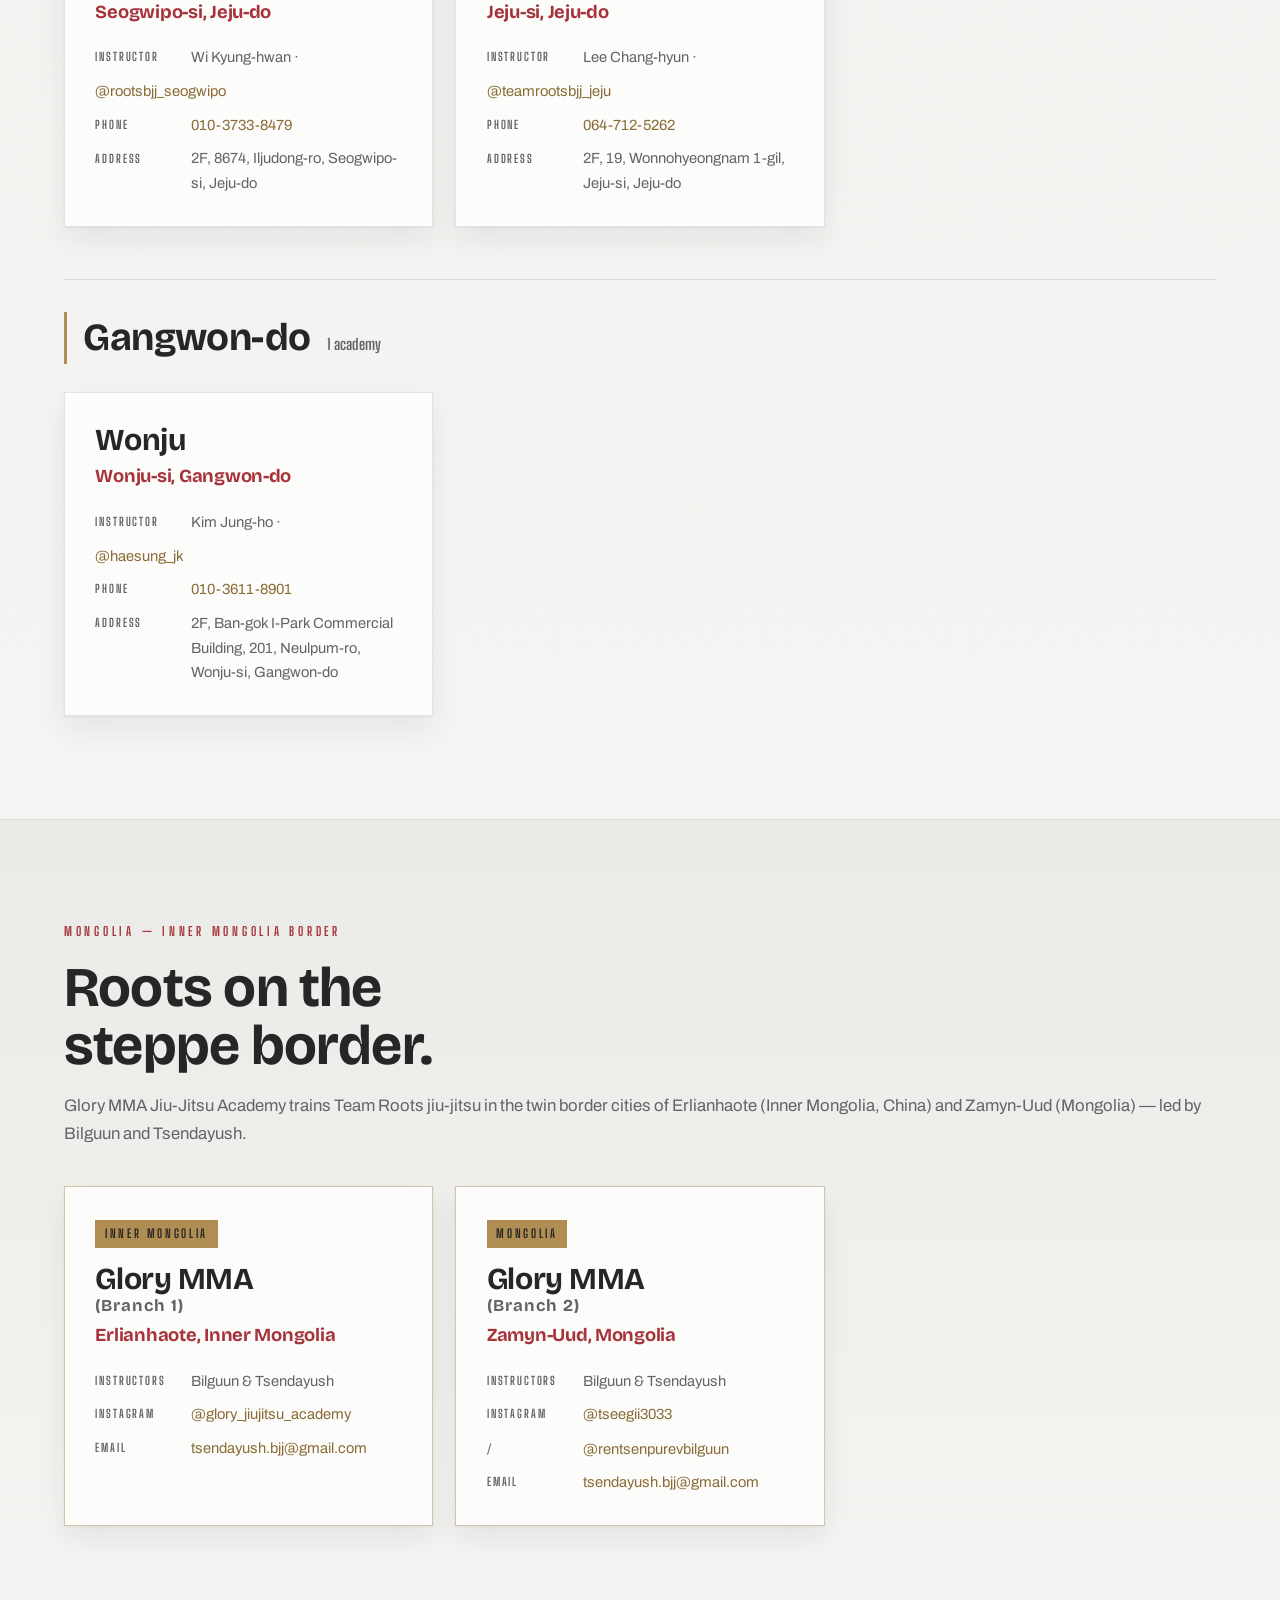
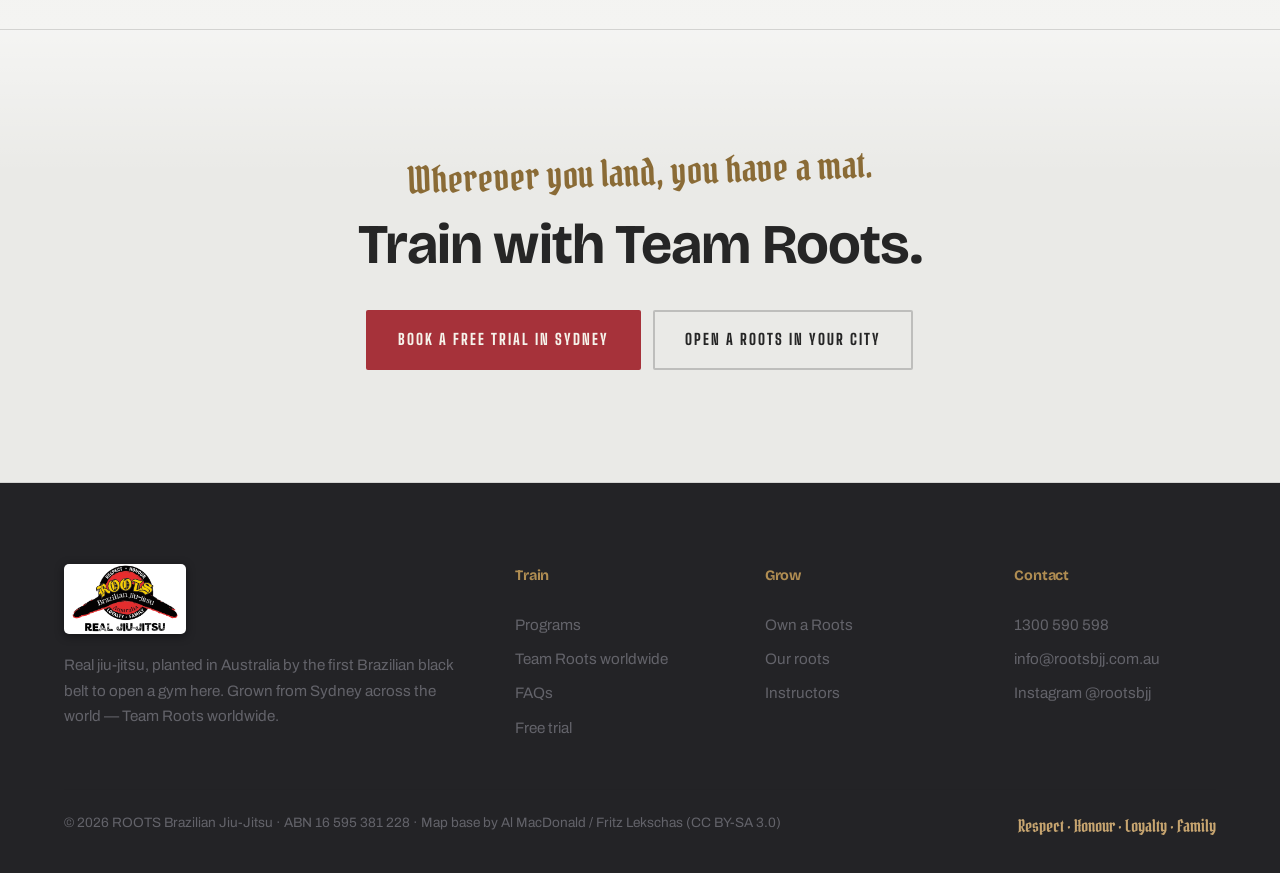
<file: academies.html>
<!DOCTYPE html>
<html lang="en">
<head>
<meta charset="UTF-8">
<meta name="viewport" content="width=device-width, initial-scale=1.0">
<title>Team Roots Worldwide — ROOTS Brazilian Jiu-Jitsu</title>
<meta name="description" content="Every Team Roots BJJ academy in the world — Australia HQ in Sydney, 27 academies across South Korea, and Glory MMA in Inner Mongolia (China) and Mongolia. One lineage, one standard.">
<link rel="preconnect" href="https://fonts.googleapis.com">
<link rel="preconnect" href="https://fonts.gstatic.com" crossorigin>
<link href="https://fonts.googleapis.com/css2?family=Bricolage+Grotesque:opsz,wght@12..96,400..800&family=Big+Shoulders+Display:wght@500;700;800&family=Pirata+One&family=Archivo:ital,wght@0,400;0,500;0,600;0,700;1,400&display=swap" rel="stylesheet">
<link rel="stylesheet" href="styles.css">
<link rel="icon" type="image/png" href="assets/logo.png">
<!-- Meta Pixel -->
<script src="pixel.js"></script>
<noscript><img height="1" width="1" style="display:none" alt=""
src="https://www.facebook.com/tr?id=1573735667612795&amp;ev=PageView&amp;noscript=1"></noscript>
</head>
<body class="page-academies">

<!-- ============ NAV ============ -->
<header class="nav" id="nav">
  <a href="index.html" class="nav__logo"><img src="assets/logo-mark.png" alt="ROOTS Brazilian Jiu-Jitsu">
  </a>
  <nav class="nav__links" id="navLinks" aria-label="Main">
    <div class="nav__drop">
      <button class="nav__droptrigger" aria-expanded="false" aria-haspopup="true">About</button>
      <div class="nav__dropmenu">
        <a href="history.html">BJJ History</a>
        <a href="history-brazil.html">BJJ in Brazil</a>
        <a href="lineage.html">Lineage</a>
        <a href="grading.html">Grading System</a>
        <a href="women.html">Women&rsquo;s BJJ</a>
        <a href="faqs.html">FAQs</a>
      </div>
    </div>
    <a href="index.html#programs">Programs</a>
    <a href="instructors.html">Instructors</a>
    <a href="academies.html" aria-current="page">Team Roots</a>
    <a href="franchise.html">Franchise</a>
  </nav>
  <a href="index.html#trial" class="btn btn--gold nav__cta">Book a free trial</a>
  <button class="nav__burger" id="burger" aria-label="Open menu" aria-expanded="false">
    <span></span><span></span><span></span>
  </button>
</header>

<!-- ============ WORLD HERO + MAP ============ -->
<section class="world">
  <div class="world__head">
    <p class="section-eyebrow reveal">Team Roots BJJ</p>
    <h1 class="world__title reveal">Roots grow<br><span>worldwide.</span></h1>
    <p class="world__script reveal">One lineage. Every mat.</p>
    <p class="world__sub reveal">From our headquarters on Sydney&rsquo;s Northern Beaches to 27 academies
      across South Korea and Glory MMA on the Mongolia&ndash;China border &mdash; every Team Roots gym
      trains the same real jiu-jitsu, under the same belt standard. Tap a marker to explore.</p>
  </div>

  <div class="world__mapwrap reveal" id="mapWrap" aria-label="World map of Team Roots academies">
    <div class="world__map" id="worldMap"></div>
    <div class="world__tip" id="mapTip" role="status" hidden></div>
    <button class="world__reset btn btn--small btn--ghost" id="mapReset" hidden>&larr; World view</button>
  </div>

  <div class="world__chips">
    <button class="chip is-active" data-region="au" id="chipAu">
      <span class="chip__flag">AU</span> Australia <em>HQ &middot; 1 academy</em>
    </button>
    <button class="chip" data-region="kr" id="chipKr">
      <span class="chip__flag">KR</span> South Korea <em>27 academies</em>
    </button>
    <button class="chip" data-region="mn" id="chipMn">
      <span class="chip__flag">MN</span> Mongolia <em>Glory MMA &middot; 2 academies</em>
    </button>
  </div>
  <p class="world__count reveal">3 countries &middot; 30 academies &middot; one family</p>
</section>

<!-- ============ AUSTRALIA ============ -->
<section class="country" id="australia">
  <div class="country__head">
    <p class="section-eyebrow reveal">Australia</p>
    <h2 class="section-title reveal">Where the roots<br>were planted.</h2>
  </div>
  <div class="acad__grid acad__grid--solo">
    <article class="acad acad--hq reveal" data-tilt>
      <span class="acad__tag">Headquarters</span>
      <h3>Team Roots Australia HQ</h3>
      <p class="acad__where">Brookvale &mdash; Sydney, NSW</p>
      <ul class="acad__meta">
        <li><span>Professor</span>Paulo Guimaraes &mdash; Black Belt 6th Degree</li>
        <li><span>Address</span>2/16 Dale Street, Brookvale NSW 2100</li>
        <li><span>Email</span><a href="mailto:info@rootsbjj.com.au">info@rootsbjj.com.au</a></li>
        <li><span>Phone</span><a href="tel:1300590598">1300 590 598</a></li>
      </ul>
      <div class="acad__foot">
        <a class="btn btn--small btn--gold" href="index.html#trial">Book a free trial</a>
        <a class="btn btn--small btn--ghost" href="https://maps.google.com/?q=2/16+Dale+Street+Brookvale+NSW+2100" target="_blank" rel="noopener">Directions</a>
      </div>
    </article>
  </div>
</section>

<!-- ============ KOREA ============ -->
<section class="country country--line" id="korea">
  <div class="country__head">
    <p class="section-eyebrow reveal">South Korea</p>
    <h2 class="section-title reveal">27 mats strong<br>across Korea.</h2>
    <p class="section-sub reveal">Team Roots Korea carries the lineage from Incheon to Jeju Island &mdash;
      led by black belts formed under the Roots standard.</p>
  </div>

  <h3 class="region-h reveal" id="incheon"><b>Incheon</b><em>20 academies</em></h3>
  <div class="acad__grid">
    <article class="acad acad--hq reveal" data-tilt>
      <span class="acad__tag">Korea HQ</span>
      <h3>Jakjeon</h3>
      <p class="acad__where">Gyeyang-gu, Incheon</p>
      <ul class="acad__meta">
        <li><span>Instructor</span>Cho Jae-sub &middot; <a href="https://instagram.com/rootsbjjkorea" target="_blank" rel="noopener">@rootsbjjkorea</a></li>
        <li><span>Phone</span><a href="tel:0325551339">032-555-1339</a></li>
        <li><span>Address</span>3F, 81, Geyang-daero, Gyeyang-gu, Incheon</li>
      </ul>
    </article>

    <article class="acad reveal" data-tilt>
      <h3>Ganseok-dong</h3>
      <p class="acad__where">Namdong-gu, Incheon</p>
      <ul class="acad__meta">
        <li><span>Instructor</span>Park Mun-soo &middot; <a href="https://instagram.com/teamroots_ganseok" target="_blank" rel="noopener">@teamroots_ganseok</a></li>
        <li><span>Phone</span><a href="tel:0324337780">032-433-7780</a></li>
        <li><span>Address</span>2F, 16, Seokchon-ro, Namdong-gu, Incheon</li>
      </ul>
    </article>

    <article class="acad reveal" data-tilt>
      <h3>Gajeong-dong</h3>
      <p class="acad__where">Seo-gu, Incheon</p>
      <ul class="acad__meta">
        <li><span>Instructor</span>JT &middot; <a href="https://instagram.com/rootsjtsjiujitsu" target="_blank" rel="noopener">@rootsjtsjiujitsu</a></li>
        <li><span>Phone</span><a href="tel:01097598915">010-9759-8915</a></li>
        <li><span>Address</span>702, 7F, Daegeon Plaza, 472, Yeomgok-ro, Seo-gu, Incheon</li>
      </ul>
    </article>

    <article class="acad reveal" data-tilt>
      <h3>Jemulpo</h3>
      <p class="acad__where">Michuhol-gu, Incheon</p>
      <ul class="acad__meta">
        <li><span>Instructor</span>Min Hyun-ki &middot; <a href="https://instagram.com/roots_hyueonki" target="_blank" rel="noopener">@roots_hyueonki</a></li>
        <li><span>Phone</span><a href="tel:0328884867">032-888-4867</a></li>
        <li><span>Address</span>5F, 158-25, Sukgol-ro 43beon-gil, Michuhol-gu, Incheon</li>
      </ul>
    </article>

    <article class="acad reveal" data-tilt>
      <h3>Guwol-dong <small>(Lira Gym)</small></h3>
      <p class="acad__where">Namdong-gu, Incheon</p>
      <ul class="acad__meta">
        <li><span>Instructor</span>Jo Won-hee &middot; <a href="https://instagram.com/won.hee_bjj" target="_blank" rel="noopener">@won.hee_bjj</a></li>
        <li><span>Phone</span><a href="tel:0324213893">032-421-3893</a></li>
        <li><span>Address</span>2F, 3, Munhwa-ro 115beon-gil, Namdong-gu, Incheon</li>
      </ul>
    </article>

    <article class="acad reveal" data-tilt>
      <h3>Ongnyeon-dong <small>(Origin BJJ)</small></h3>
      <p class="acad__where">Yeonsu-gu, Incheon</p>
      <ul class="acad__meta">
        <li><span>Instructor</span>Ahn Tae-young &middot; <a href="https://instagram.com/originbjjok" target="_blank" rel="noopener">@originbjjok</a></li>
        <li><span>Phone</span><a href="tel:0328345504">032-834-5504</a></li>
        <li><span>Address</span>4F, Yujin Medi Tower, 68, Dokbae-ro, Yeonsu-gu, Incheon</li>
      </ul>
    </article>

    <article class="acad reveal" data-tilt>
      <h3>Mansu-dong</h3>
      <p class="acad__where">Namdong-gu, Incheon</p>
      <ul class="acad__meta">
        <li><span>Instructor</span>Jung Ji-hong &middot; <a href="https://instagram.com/roots_mansu" target="_blank" rel="noopener">@roots_mansu</a></li>
        <li><span>Phone</span><a href="tel:0324712777">032-471-2777</a></li>
        <li><span>Address</span>3F, Pillers Plaza, 60, Mansuseo-ro, Namdong-gu, Incheon</li>
      </ul>
    </article>

    <article class="acad reveal" data-tilt>
      <h3>Yonghyeon-dong</h3>
      <p class="acad__where">Michuhol-gu, Incheon</p>
      <ul class="acad__meta">
        <li><span>Instructor</span>Kang Hee-deok &middot; <a href="https://instagram.com/teamroots_incheon_yonghyundong" target="_blank" rel="noopener">@teamroots_incheon_yonghyundong</a></li>
        <li><span>Phone</span><a href="tel:0328845539">032-884-5539</a></li>
        <li><span>Address</span>4F, Commercial Building, 56, Nakseomdong-ro, Michuhol-gu, Incheon</li>
      </ul>
    </article>

    <article class="acad reveal" data-tilt>
      <h3>Hagik-dong <small>(High Class BJJ)</small></h3>
      <p class="acad__where">Michuhol-gu, Incheon</p>
      <ul class="acad__meta">
        <li><span>Instructor</span>Lee A-hyeop &middot; <a href="https://instagram.com/high_class.bjj" target="_blank" rel="noopener">@high_class.bjj</a></li>
        <li><span>Phone</span><a href="tel:01034304369">010-3430-4369</a></li>
        <li><span>Address</span>5F, 691-8, Hagik-dong, Michuhol-gu, Incheon</li>
      </ul>
    </article>

    <article class="acad reveal" data-tilt>
      <h3>Bupyeong</h3>
      <p class="acad__where">Bupyeong-gu, Incheon</p>
      <ul class="acad__meta">
        <li><span>Instructor</span>Kim Eun-soo &middot; <a href="https://instagram.com/winnerseunsoo" target="_blank" rel="noopener">@winnerseunsoo</a></li>
        <li><span>Phone</span><a href="tel:0325052153">032-505-2153</a></li>
        <li><span>Address</span>B1, 47-1, Bupyeongmunhwa-ro, Bupyeong-gu, Incheon</li>
      </ul>
    </article>

    <article class="acad reveal" data-tilt>
      <h3>Seochang</h3>
      <p class="acad__where">Namdong-gu, Incheon</p>
      <ul class="acad__meta">
        <li><span>Instructor</span>Woo Su-hwan &middot; <a href="https://instagram.com/teamroots_seochang_roots" target="_blank" rel="noopener">@teamroots_seochang_roots</a></li>
        <li><span>Phone</span><a href="tel:0324651214">032-465-1214</a></li>
        <li><span>Address</span>204, 2F, Sky Plus 2, 48, Seochangnamsunhwan-ro 215beon-gil, Namdong-gu, Incheon</li>
      </ul>
    </article>

    <article class="acad reveal" data-tilt>
      <h3>Imhak-dong</h3>
      <p class="acad__where">Gyeyang-gu, Incheon</p>
      <ul class="acad__meta">
        <li><span>Instructor</span>Maseok-gwan</li>
        <li><span>Phone</span><a href="tel:0325473208">032-547-3208</a></li>
        <li><span>Address</span>2F, 897, Jangje-ro, Gyeyang-gu, Incheon</li>
      </ul>
    </article>

    <article class="acad reveal" data-tilt>
      <h3>Guwol-dong <small>(Raon Gym)</small></h3>
      <p class="acad__where">Namdong-gu, Incheon</p>
      <ul class="acad__meta">
        <li><span>Instructor</span>Oh Gwang-yong &middot; <a href="https://instagram.com/roots_bjj_raongym" target="_blank" rel="noopener">@roots_bjj_raongym</a></li>
        <li><span>Phone</span><a href="tel:01046906699">010-4690-6699</a></li>
        <li><span>Address</span>5F, Community Plaza, 1519, Guwol-dong, Namdong-gu, Incheon</li>
      </ul>
    </article>

    <article class="acad reveal" data-tilt>
      <h3>Cheongna <small>(OPMT Academy)</small></h3>
      <p class="acad__where">Seo-gu, Incheon</p>
      <ul class="acad__meta">
        <li><span>Instructor</span>Koo Bon-chul &middot; <a href="https://instagram.com/opmt_bjjacademy" target="_blank" rel="noopener">@opmt_bjjacademy</a></li>
        <li><span>Address</span>1007, 10, Cheongnakanal-ro 288beon-gil, Seo-gu, Incheon</li>
      </ul>
    </article>

    <article class="acad reveal" data-tilt>
      <h3>Atomuv Gym</h3>
      <p class="acad__where">Gyeyang-gu, Incheon</p>
      <ul class="acad__meta">
        <li><span>Instructor</span>Jung Do-han &middot; <a href="https://instagram.com/atomuv_gym" target="_blank" rel="noopener">@atomuv_gym</a></li>
        <li><span>Phone</span><a href="tel:01029623008">010-2962-3008</a></li>
        <li><span>Address</span>503, 5F, Daewoo Plaza, 210-3, Yongjong-dong, Gyeyang-gu, Incheon</li>
      </ul>
    </article>

    <article class="acad reveal" data-tilt>
      <h3>Gajwa-dong</h3>
      <p class="acad__where">Seo-gu, Incheon</p>
      <ul class="acad__meta">
        <li><span>Instructor</span>Choi Dong-seop &middot; <a href="https://instagram.com/dong_seob_cho8" target="_blank" rel="noopener">@dong_seob_cho8</a></li>
        <li><span>Phone</span><a href="tel:01050678587">010-5067-8587</a></li>
        <li><span>Address</span>4F, Haengbok Clinic, 30, Sinjinmal-ro, Seo-gu, Incheon</li>
      </ul>
    </article>

    <article class="acad reveal" data-tilt>
      <h3>Incheon Wondang <small>(Grappling 24/7)</small></h3>
      <p class="acad__where">Seo-gu, Incheon</p>
      <ul class="acad__meta">
        <li><span>Instructor</span>Han Jung-hoon &middot; <a href="https://instagram.com/wondangbjj" target="_blank" rel="noopener">@wondangbjj</a> / <a href="https://instagram.com/jh_base" target="_blank" rel="noopener">@jh_base</a></li>
        <li><span>Phone</span><a href="tel:01032446008">010-3244-6008</a></li>
        <li><span>Address</span>301, 3F, Boram Plaza, 860, Wondang-daero, Seo-gu, Incheon</li>
      </ul>
    </article>

    <article class="acad reveal" data-tilt>
      <h3>Yeongjong BJJ</h3>
      <p class="acad__where">Jung-gu, Incheon</p>
      <ul class="acad__meta">
        <li><span>Phone</span><a href="tel:0327527890">032-752-7890</a> / <a href="tel:01063368731">010-6336-8731</a></li>
        <li><span>Address</span>604, 6F, Hyundai Plaza, 7-4, Haneulbyeolbit-ro 65beon-gil, Jung-gu, Incheon</li>
      </ul>
    </article>

    <article class="acad reveal" data-tilt>
      <h3>Juan-dong <small>(Common Gym)</small></h3>
      <p class="acad__where">Michuhol-gu, Incheon</p>
      <ul class="acad__meta">
        <li><span>Instructor</span>Kwon Oh-jin &middot; <a href="https://instagram.com/kommon_bjj" target="_blank" rel="noopener">@kommon_bjj</a></li>
        <li><span>Phone</span><a href="tel:01034435006">010-3443-5006</a></li>
        <li><span>Address</span>2F, 325, Inju-daero, Michuhol-gu, Incheon</li>
      </ul>
    </article>

    <article class="acad reveal" data-tilt>
      <h3>Sangok <small>(Cloud BJJ)</small></h3>
      <p class="acad__where">Bupyeong-gu, Incheon</p>
      <ul class="acad__meta">
        <li><span>Instructor</span>Yoo Seung-won &middot; <a href="https://instagram.com/sangok_jiujitsu" target="_blank" rel="noopener">@sangok_jiujitsu</a></li>
        <li><span>Phone</span><a href="tel:01044962889">010-4496-2889</a></li>
        <li><span>Address</span>2F, 418, Gilju-ro, Bupyeong-gu, Incheon</li>
      </ul>
    </article>
  </div>

  <h3 class="region-h reveal" id="gyeonggi"><b>Gyeonggi-do</b><em>4 academies</em></h3>
  <div class="acad__grid">
    <article class="acad reveal" data-tilt>
      <h3>Wondang</h3>
      <p class="acad__where">Goyang-si, Gyeonggi-do</p>
      <ul class="acad__meta">
        <li><span>Instructor</span>Kim Yong-woo &middot; <a href="https://instagram.com/teamroots_wondang" target="_blank" rel="noopener">@teamroots_wondang</a></li>
        <li><span>Phone</span><a href="tel:07082275553">070-8227-5553</a></li>
        <li><span>Address</span>3F, 1383-2, Goyang-daero, Deogyang-gu, Goyang-si, Gyeonggi-do</li>
      </ul>
    </article>

    <article class="acad reveal" data-tilt>
      <h3>Bucheon Sang-dong</h3>
      <p class="acad__where">Bucheon-si, Gyeonggi-do</p>
      <ul class="acad__meta">
        <li><span>Instructor</span>Han Hyun-woo</li>
        <li><span>Phone</span><a href="tel:01043454113">010-4345-4113</a></li>
        <li><span>Address</span>701-1, 7F, World Plaza, 35, Sohyang-ro, Wonmi-gu, Bucheon-si, Gyeonggi-do</li>
      </ul>
    </article>

    <article class="acad reveal" data-tilt>
      <h3>Pung-dong</h3>
      <p class="acad__where">Goyang-si, Gyeonggi-do</p>
      <ul class="acad__meta">
        <li><span>Instructor</span>Jang Moon-young &middot; <a href="https://instagram.com/wtma_roots" target="_blank" rel="noopener">@wtma_roots</a></li>
        <li><span>Phone</span><a href="tel:0319238997">031-923-8997</a></li>
        <li><span>Address</span>3F, 48, Supsokmaeul-ro, Ilsandong-gu, Goyang-si, Gyeonggi-do</li>
      </ul>
    </article>

    <article class="acad reveal" data-tilt>
      <h3>Dongbaek BJJ</h3>
      <p class="acad__where">Yongin-si, Gyeonggi-do</p>
      <ul class="acad__meta">
        <li><span>Instructor</span>Yoo Beom-sik</li>
        <li><span>Phone</span><a href="tel:01041837051">010-4183-7051</a></li>
        <li><span>Address</span>6F, 21-11, Dongbaek 5-ro, Giheung-gu, Yongin-si, Gyeonggi-do</li>
      </ul>
    </article>
  </div>

  <h3 class="region-h reveal" id="jeju"><b>Jeju Island</b><em>2 academies</em></h3>
  <div class="acad__grid">
    <article class="acad reveal" data-tilt>
      <h3>Seogwipo</h3>
      <p class="acad__where">Seogwipo-si, Jeju-do</p>
      <ul class="acad__meta">
        <li><span>Instructor</span>Wi Kyung-hwan &middot; <a href="https://instagram.com/rootsbjj_seogwipo" target="_blank" rel="noopener">@rootsbjj_seogwipo</a></li>
        <li><span>Phone</span><a href="tel:01037338479">010-3733-8479</a></li>
        <li><span>Address</span>2F, 8674, Iljudong-ro, Seogwipo-si, Jeju-do</li>
      </ul>
    </article>

    <article class="acad reveal" data-tilt>
      <h3>Jeju Nohyeong-dong</h3>
      <p class="acad__where">Jeju-si, Jeju-do</p>
      <ul class="acad__meta">
        <li><span>Instructor</span>Lee Chang-hyun &middot; <a href="https://instagram.com/teamrootsbjj_jeju" target="_blank" rel="noopener">@teamrootsbjj_jeju</a></li>
        <li><span>Phone</span><a href="tel:0647125262">064-712-5262</a></li>
        <li><span>Address</span>2F, 19, Wonnohyeongnam 1-gil, Jeju-si, Jeju-do</li>
      </ul>
    </article>
  </div>

  <h3 class="region-h reveal" id="gangwon"><b>Gangwon-do</b><em>1 academy</em></h3>
  <div class="acad__grid">
    <article class="acad reveal" data-tilt>
      <h3>Wonju</h3>
      <p class="acad__where">Wonju-si, Gangwon-do</p>
      <ul class="acad__meta">
        <li><span>Instructor</span>Kim Jung-ho &middot; <a href="https://instagram.com/haesung_jk" target="_blank" rel="noopener">@haesung_jk</a></li>
        <li><span>Phone</span><a href="tel:01036118901">010-3611-8901</a></li>
        <li><span>Address</span>2F, Ban-gok I-Park Commercial Building, 201, Neulpum-ro, Wonju-si, Gangwon-do</li>
      </ul>
    </article>
  </div>
</section>

<!-- ============ MONGOLIA & CHINA ============ -->
<section class="country country--line" id="mongolia">
  <div class="country__head">
    <p class="section-eyebrow reveal">Mongolia &mdash; Inner Mongolia border</p>
    <h2 class="section-title reveal">Roots on the<br>steppe border.</h2>
    <p class="section-sub reveal">Glory MMA Jiu-Jitsu Academy trains Team Roots jiu-jitsu in the twin border
      cities of Erlianhaote (Inner Mongolia, China) and Zamyn-Uud (Mongolia) &mdash; led by
      Bilguun and Tsendayush.</p>
  </div>

  <div class="acad__grid">
    <article class="acad acad--hq reveal" data-tilt>
      <span class="acad__tag">Inner Mongolia</span>
      <h3>Glory MMA <small>(Branch 1)</small></h3>
      <p class="acad__where">Erlianhaote, Inner Mongolia</p>
      <ul class="acad__meta">
        <li><span>Instructors</span>Bilguun &amp; Tsendayush</li>
        <li><span>Instagram</span><a href="https://instagram.com/glory_jiujitsu_academy" target="_blank" rel="noopener">@glory_jiujitsu_academy</a></li>
        <li><span>Email</span><a href="mailto:tsendayush.bjj@gmail.com">tsendayush.bjj@gmail.com</a></li>
      </ul>
    </article>

    <article class="acad acad--hq reveal" data-tilt>
      <span class="acad__tag">Mongolia</span>
      <h3>Glory MMA <small>(Branch 2)</small></h3>
      <p class="acad__where">Zamyn-Uud, Mongolia</p>
      <ul class="acad__meta">
        <li><span>Instructors</span>Bilguun &amp; Tsendayush</li>
        <li><span>Instagram</span><a href="https://instagram.com/tseegii3033" target="_blank" rel="noopener">@tseegii3033</a> / <a href="https://instagram.com/rentsenpurevbilguun" target="_blank" rel="noopener">@rentsenpurevbilguun</a></li>
        <li><span>Email</span><a href="mailto:tsendayush.bjj@gmail.com">tsendayush.bjj@gmail.com</a></li>
      </ul>
    </article>
  </div>
</section>

<!-- ============ CTA ============ -->
<section class="worldcta">
  <p class="trial__script reveal">Wherever you land, you have a mat.</p>
  <h2 class="section-title reveal">Train with Team Roots.</h2>
  <div class="worldcta__btns reveal">
    <a href="index.html#trial" class="btn btn--gold">Book a free trial in Sydney</a>
    <a href="franchise.html" class="btn btn--ghost">Open a Roots in your city</a>
  </div>
</section>

<!-- ============ FOOTER ============ -->
<footer class="footer">
  <div class="footer__top">
    <div class="footer__brand">
      <img src="assets/logo.png" alt="ROOTS Brazilian Jiu-Jitsu">
      <p>Real jiu-jitsu, planted in Australia by the first Brazilian black belt to open a gym here.
        Grown from Sydney across the world &mdash; Team Roots worldwide.</p>
    </div>
    <nav class="footer__col" aria-label="Train">
      <h4>Train</h4>
      <a href="index.html#programs">Programs</a>
      <a href="academies.html">Team Roots worldwide</a>
      <a href="faqs.html">FAQs</a>
      <a href="index.html#trial">Free trial</a>
    </nav>
    <nav class="footer__col" aria-label="Grow">
      <h4>Grow</h4>
      <a href="franchise.html">Own a Roots</a>
      <a href="index.html#story">Our roots</a>
      <a href="instructors.html">Instructors</a>
    </nav>
    <div class="footer__col">
      <h4>Contact</h4>
      <a href="tel:1300590598">1300 590 598</a>
      <a href="mailto:info@rootsbjj.com.au">info@rootsbjj.com.au</a>
      <a href="https://instagram.com/rootsbjj" target="_blank" rel="noopener">Instagram @rootsbjj</a>
    </div>
  </div>
  <div class="footer__bottom">
    <span>&copy; 2026 ROOTS Brazilian Jiu-Jitsu &middot; ABN 16 595 381 228 &middot;
      Map base by Al MacDonald / Fritz Lekschas (CC BY-SA 3.0)</span>
    <span class="footer__values">Respect &middot; Honour &middot; Loyalty &middot; Family</span>
  </div>
</footer>

<script src="academies.js"></script>
</body>
</html>
</file>
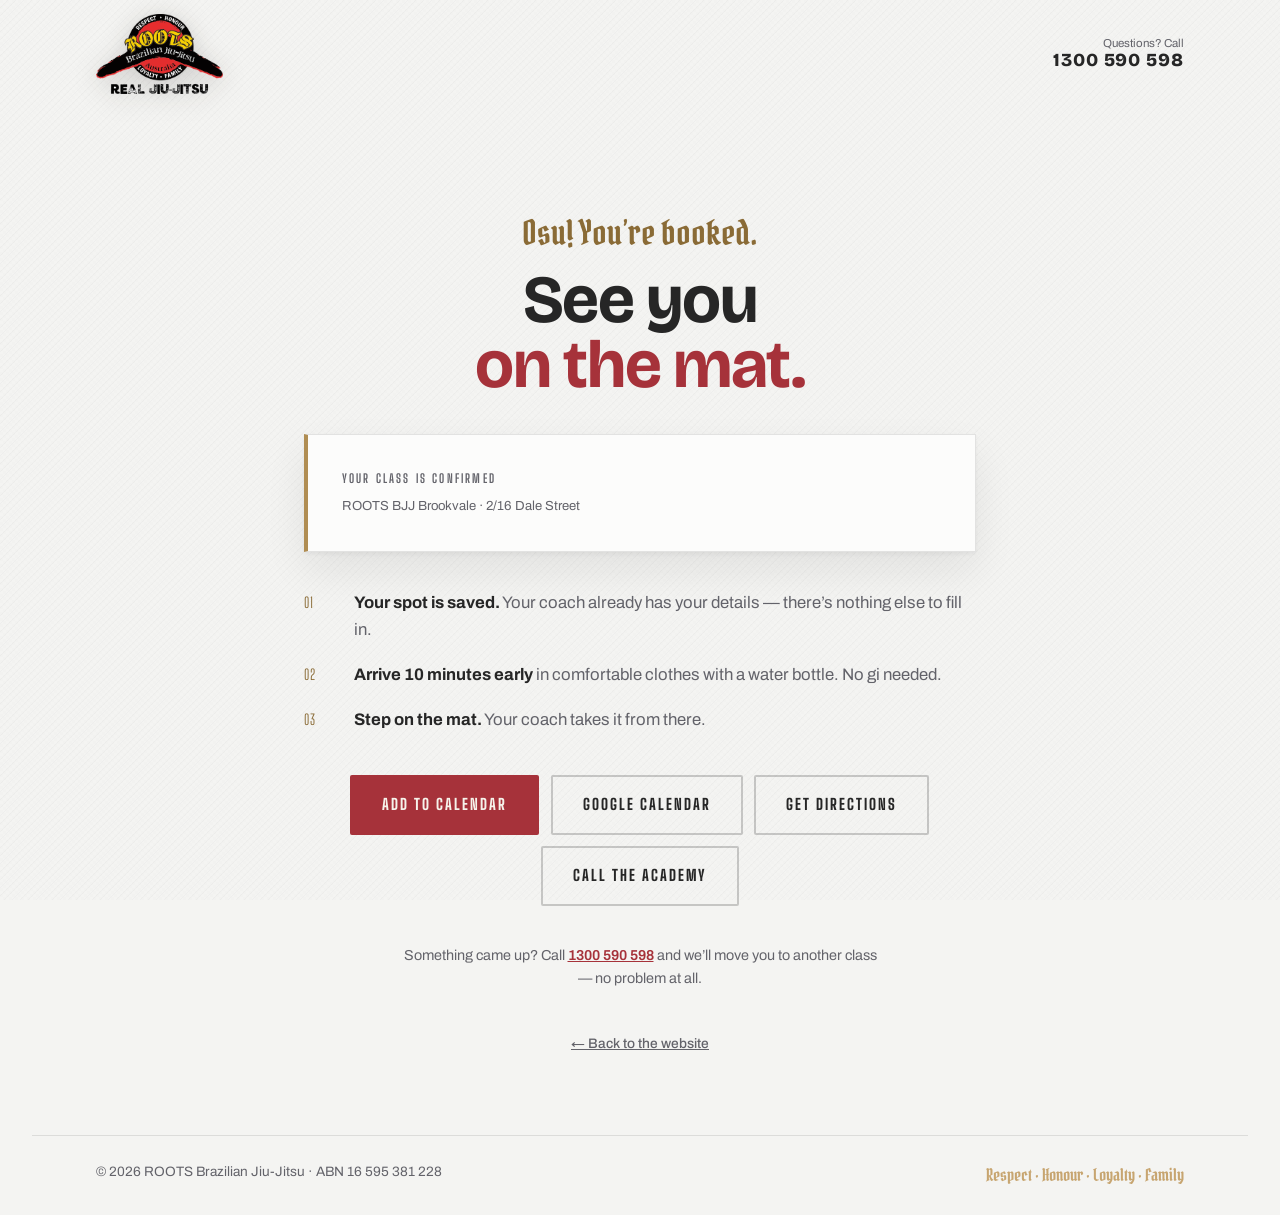
<file: booked.html>
<!DOCTYPE html>
<html lang="en">
<head>
<meta charset="UTF-8">
<meta name="viewport" content="width=device-width, initial-scale=1.0">
<title>You&rsquo;re booked — ROOTS BJJ Brookvale</title>
<meta name="description" content="Your free trial class at ROOTS BJJ Brookvale is confirmed.">
<meta name="robots" content="noindex">
<link rel="preconnect" href="https://fonts.googleapis.com">
<link rel="preconnect" href="https://fonts.gstatic.com" crossorigin>
<link href="https://fonts.googleapis.com/css2?family=Bricolage+Grotesque:opsz,wght@12..96,400..800&family=Big+Shoulders+Display:wght@500;700;800&family=Pirata+One&family=Archivo:ital,wght@0,400;0,500;0,600;0,700;1,400&display=swap" rel="stylesheet">
<link rel="stylesheet" href="styles.css">
<link rel="icon" type="image/png" href="assets/logo.png">

<!-- ══════════════════════════════════════════════════════════════════
     META ADS — esta URL é a meta de conversão.
     Só se chega aqui completando uma reserva que o servidor aceitou.
     No Gerenciador: conversão personalizada com URL contém "/booked",
     ou use direto o evento padrão "Schedule" disparado no fim da página.
     ══════════════════════════════════════════════════════════════════ -->
<!-- Meta Pixel -->
<script src="pixel.js"></script>
<noscript><img height="1" width="1" style="display:none" alt=""
src="https://www.facebook.com/tr?id=1573735667612795&amp;ev=PageView&amp;noscript=1"></noscript>
</head>
<body class="bkd">

<header class="ld-top">
  <a href="index.html"><img src="assets/logo-mark.png" alt="ROOTS Brazilian Jiu-Jitsu" class="ld-top__logo"></a>
  <a href="tel:1300590598" class="ld-top__call">
    <span class="ld-top__call-label">Questions? Call</span>
    <strong>1300 590 598</strong>
  </a>
</header>

<main class="bkd__wrap">
  <p class="bkd__kicker">Osu! You&rsquo;re booked.</p>
  <h1 class="bkd__title">See you<br><span>on the mat.</span></h1>

  <div class="bkd__ticket" id="ticket">
    <div class="bk__t-day">Your class is confirmed</div>
    <div class="bk__t-where">ROOTS BJJ Brookvale &middot; 2/16 Dale Street</div>
  </div>

  <ol class="bkd__next">
    <li><b>Your spot is saved.</b> Your coach already has your details &mdash; there&rsquo;s nothing else to fill in.</li>
    <li><b>Arrive 10 minutes early</b> in comfortable clothes with a water bottle. No gi needed.</li>
    <li><b>Step on the mat.</b> Your coach takes it from there.</li>
  </ol>

  <div class="bkd__acts">
    <a class="btn btn--gold" id="ics" hidden>Add to calendar</a>
    <a class="btn btn--ghost" id="gcal" target="_blank" rel="noopener" hidden>Google Calendar</a>
    <a class="btn btn--ghost" href="https://maps.google.com/?q=2/16+Dale+Street+Brookvale+NSW+2100" target="_blank" rel="noopener">Get directions</a>
    <a class="btn btn--ghost" href="tel:1300590598">Call the academy</a>
  </div>

  <p class="bkd__note">
    Something came up? Call <a href="tel:1300590598">1300 590 598</a> and we&rsquo;ll move you
    to another class &mdash; no problem at all.
  </p>

  <p class="bkd__back"><a href="index.html">&larr; Back to the website</a></p>
</main>

<footer class="ld-foot">
  <span>&copy; 2026 ROOTS Brazilian Jiu-Jitsu &middot; ABN 16 595 381 228</span>
  <span class="footer__values">Respect &middot; Honour &middot; Loyalty &middot; Family</span>
</footer>

<script>
/* Preenche o recibo com a aula que a pessoa marcou. Os dados vêm do
   sessionStorage, gravado por booking.js — nada trafega na URL. */
(() => {
  let r = null;
  try { r = JSON.parse(sessionStorage.getItem('roots:receipt') || 'null'); } catch (_) {}
  if (!r) return;   // acesso direto à página: mantém o texto genérico e não conta conversão

  /* Conversão. Só dispara com recibo real na mão — quem abre a URL
     direto não vira lead falso no Gerenciador. Vai só o tipo de aula:
     nome, telefone e e-mail do aluno nunca saem daqui. */
  if (window.fbq) {
    fbq('track', 'Schedule', {
      content_name: r.label,
      content_category: r.source === 'ads-landing' ? 'ads-landing' : 'website',
    });
  }

  document.getElementById('ticket').innerHTML = `
    <div class="bk__t-day">${r.day}</div>
    <div class="bk__t-time">${r.range}</div>
    <div class="bk__t-what">${r.label}${r.ages ? ' &middot; ' + r.ages : ''}</div>
    <div class="bk__t-where">ROOTS BJJ Brookvale &middot; 2/16 Dale Street</div>`;

  if (r.ics) {
    const a = document.getElementById('ics');
    a.href = r.ics;
    a.hidden = false;

    /* Alternativa universal: se o .ics não pegar no aparelho da pessoa,
       o link do Google Calendar abre no navegador em qualquer sistema.
       Reaproveita os mesmos parâmetros já validados pelo /api/ics. */
    try {
      const p = new URLSearchParams(r.ics.split('?')[1]);
      const start = new Date(p.get('iso'));
      const toMin = t => { const m = /^(\d{1,2}):(\d{2})$/.exec(t || ''); return m ? +m[1] * 60 + +m[2] : null; };
      const a1 = toMin(p.get('start')), b1 = toMin(p.get('end'));
      const dur = (a1 !== null && b1 !== null && b1 > a1) ? b1 - a1 : 45;
      const end = new Date(start.getTime() + dur * 60000);
      const fmt = d => d.toISOString().replace(/[-:]/g, '').replace(/\.\d{3}/, '');
      const g = document.getElementById('gcal');
      g.href = 'https://calendar.google.com/calendar/render?' + new URLSearchParams({
        action: 'TEMPLATE',
        text: 'Free trial — ' + (p.get('label') || 'class') + ' at ROOTS BJJ',
        dates: fmt(start) + '/' + fmt(end),
        location: 'ROOTS BJJ Brookvale, 2/16 Dale Street, Brookvale NSW 2100',
        details: 'Arrive 10 minutes early in comfortable clothes with a water bottle. '
          + 'No gi needed for your first class. Questions? Call 1300 590 598.',
      }).toString();
      g.hidden = false;
    } catch (_) { /* sem o Google, o .ics continua sendo a opção principal */ }
  }
})();
</script>
</body>
</html>
</file>
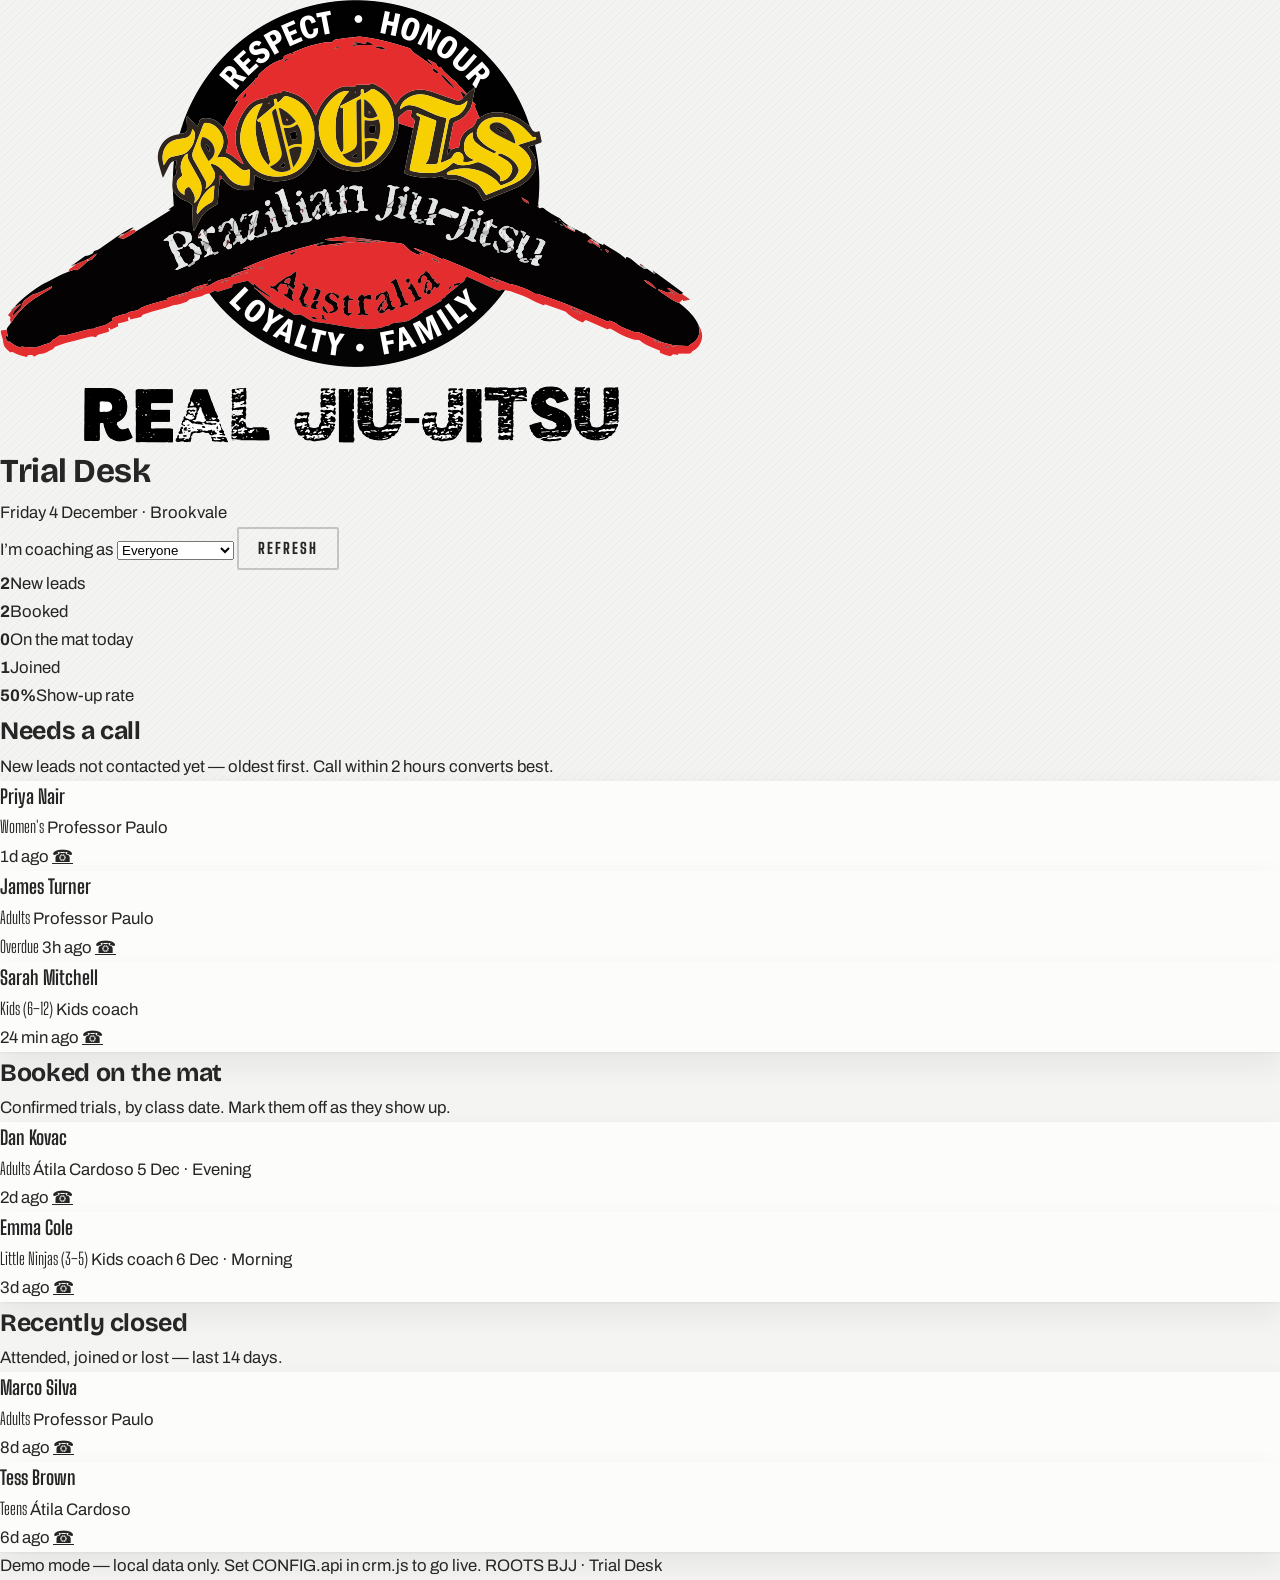
<file: crm.html>
<!DOCTYPE html>
<html lang="en">
<head>
<meta charset="UTF-8">
<meta name="viewport" content="width=device-width, initial-scale=1.0">
<title>Trial Desk — ROOTS BJJ</title>
<meta name="robots" content="noindex">
<link rel="preconnect" href="https://fonts.googleapis.com">
<link rel="preconnect" href="https://fonts.gstatic.com" crossorigin>
<link href="https://fonts.googleapis.com/css2?family=Bricolage+Grotesque:opsz,wght@12..96,400..800&family=Big+Shoulders+Display:wght@700;800&family=Archivo:wght@400;500;600;700&display=swap" rel="stylesheet">
<link rel="stylesheet" href="styles.css">
<link rel="icon" type="image/png" href="assets/logo.png">
</head>
<body class="crm">

<header class="crm-top">
  <div class="crm-top__brand">
    <img src="assets/logo-mark.png" alt="ROOTS BJJ">
    <div>
      <h1>Trial Desk</h1>
      <p id="crmToday">—</p>
    </div>
  </div>
  <div class="crm-top__right">
    <label class="crm-who">
      <span>I&rsquo;m coaching as</span>
      <select id="coachPick"></select>
    </label>
    <button class="btn btn--small btn--ghost" id="refreshBtn">Refresh</button>
  </div>
</header>

<!-- ===== KPI STRIP ===== -->
<section class="crm-kpis" id="kpis"></section>

<!-- ===== NEEDS ACTION ===== -->
<section class="crm-block">
  <div class="crm-block__head">
    <h2>Needs a call</h2>
    <span class="crm-hint">New leads not contacted yet &mdash; oldest first. Call within 2 hours converts best.</span>
  </div>
  <div class="crm-list" id="listNew"></div>
</section>

<!-- ===== BOOKED / TODAY ===== -->
<section class="crm-block">
  <div class="crm-block__head">
    <h2>Booked on the mat</h2>
    <span class="crm-hint">Confirmed trials, by class date. Mark them off as they show up.</span>
  </div>
  <div class="crm-list" id="listBooked"></div>
</section>

<!-- ===== DONE ===== -->
<section class="crm-block">
  <div class="crm-block__head">
    <h2>Recently closed</h2>
    <span class="crm-hint">Attended, joined or lost &mdash; last 14 days.</span>
  </div>
  <div class="crm-list crm-list--quiet" id="listDone"></div>
</section>

<!-- ===== LEAD DRAWER ===== -->
<div class="crm-drawer" id="drawer" hidden>
  <div class="crm-drawer__panel" role="dialog" aria-modal="true" aria-labelledby="drawerName">
    <button class="crm-drawer__close" id="drawerClose" aria-label="Close">&times;</button>
    <span class="crm-badge" id="drawerProgram"></span>
    <h3 id="drawerName"></h3>
    <p class="crm-drawer__meta" id="drawerMeta"></p>

    <div class="crm-drawer__actions" id="drawerActions"></div>

    <h4>Move to</h4>
    <div class="crm-status" id="drawerStatus"></div>

    <h4>Assign coach</h4>
    <select id="drawerCoach"></select>

    <h4>Class date &amp; time</h4>
    <div class="crm-slot">
      <input type="date" id="drawerDate">
      <select id="drawerTime"></select>
    </div>

    <h4>Notes</h4>
    <textarea id="drawerNotes" rows="3" placeholder="Anything the coach should know — injuries, kid's age, who referred them…"></textarea>

    <button class="btn btn--gold crm-drawer__save" id="drawerSave">Save</button>
  </div>
</div>

<footer class="crm-foot">
  <span id="crmSource">—</span>
  <span>ROOTS BJJ &middot; Trial Desk</span>
</footer>

<script src="crm.js"></script>
</body>
</html>
</file>
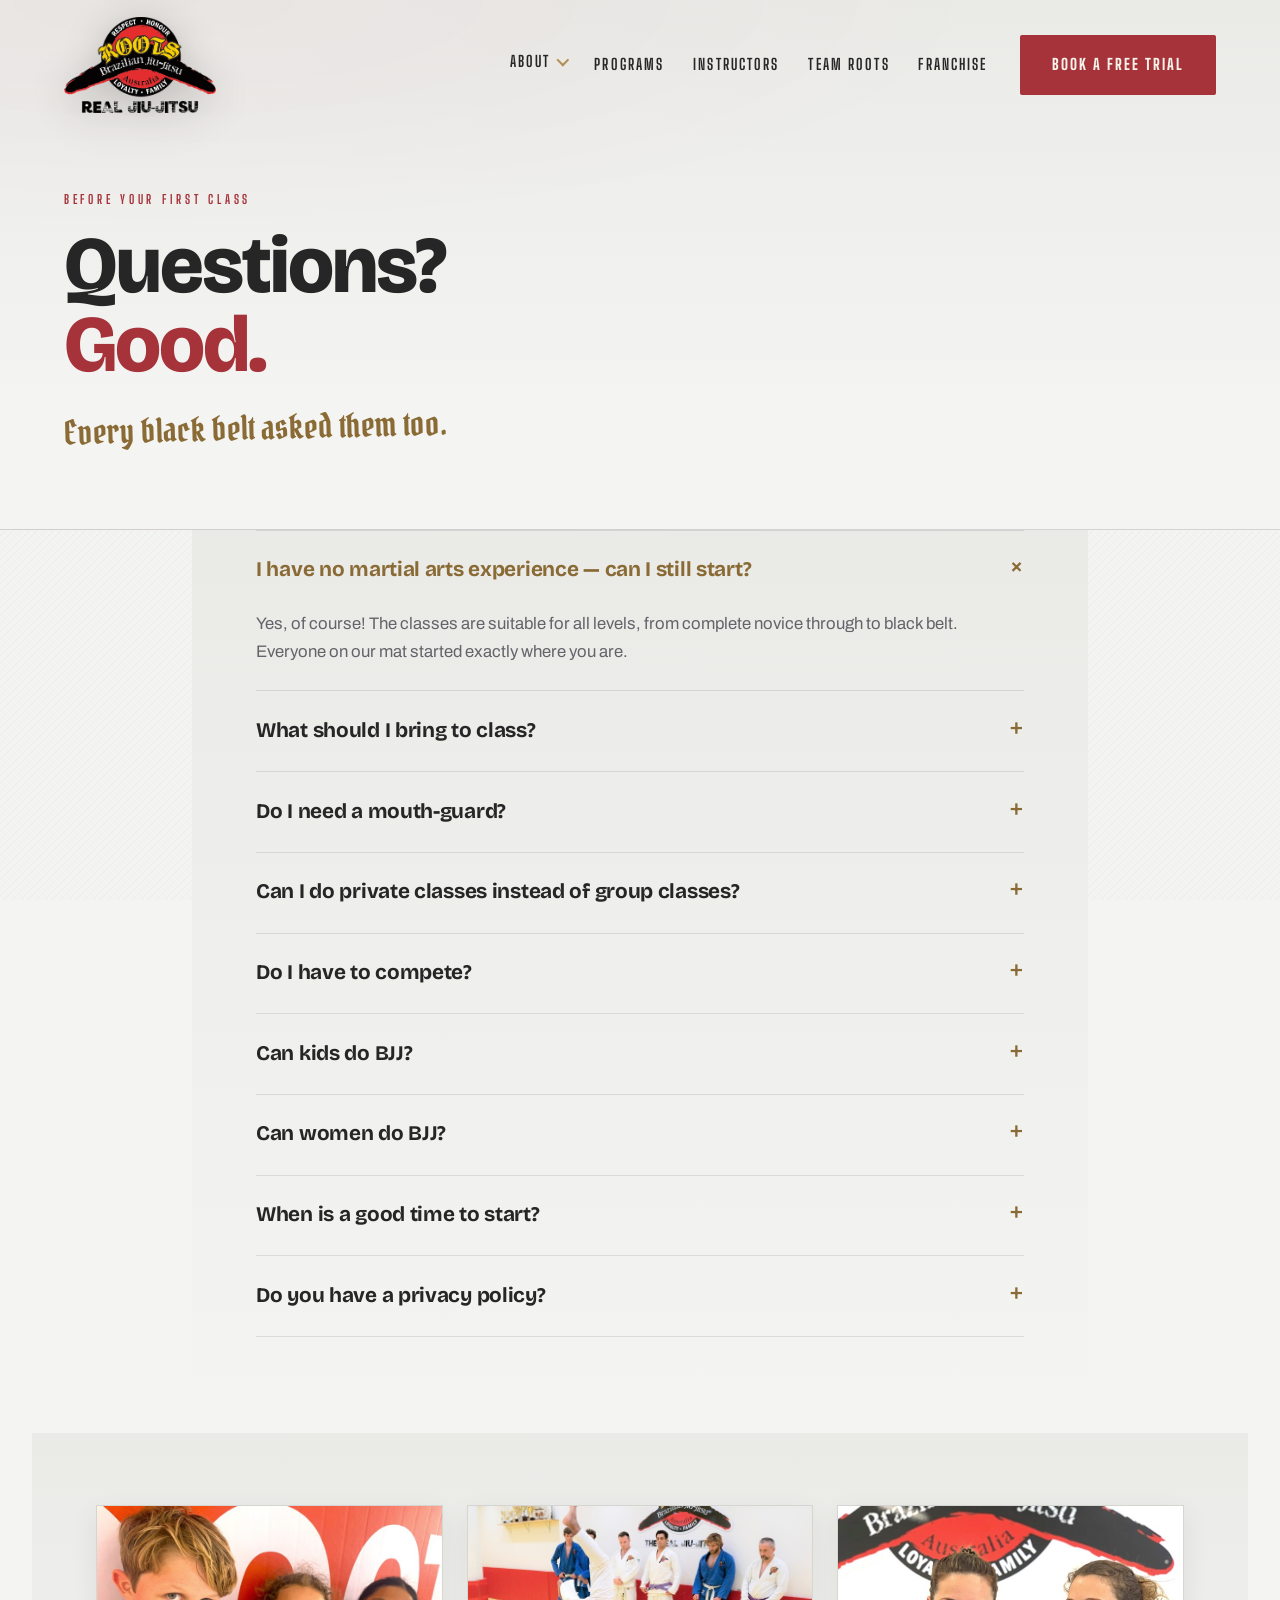
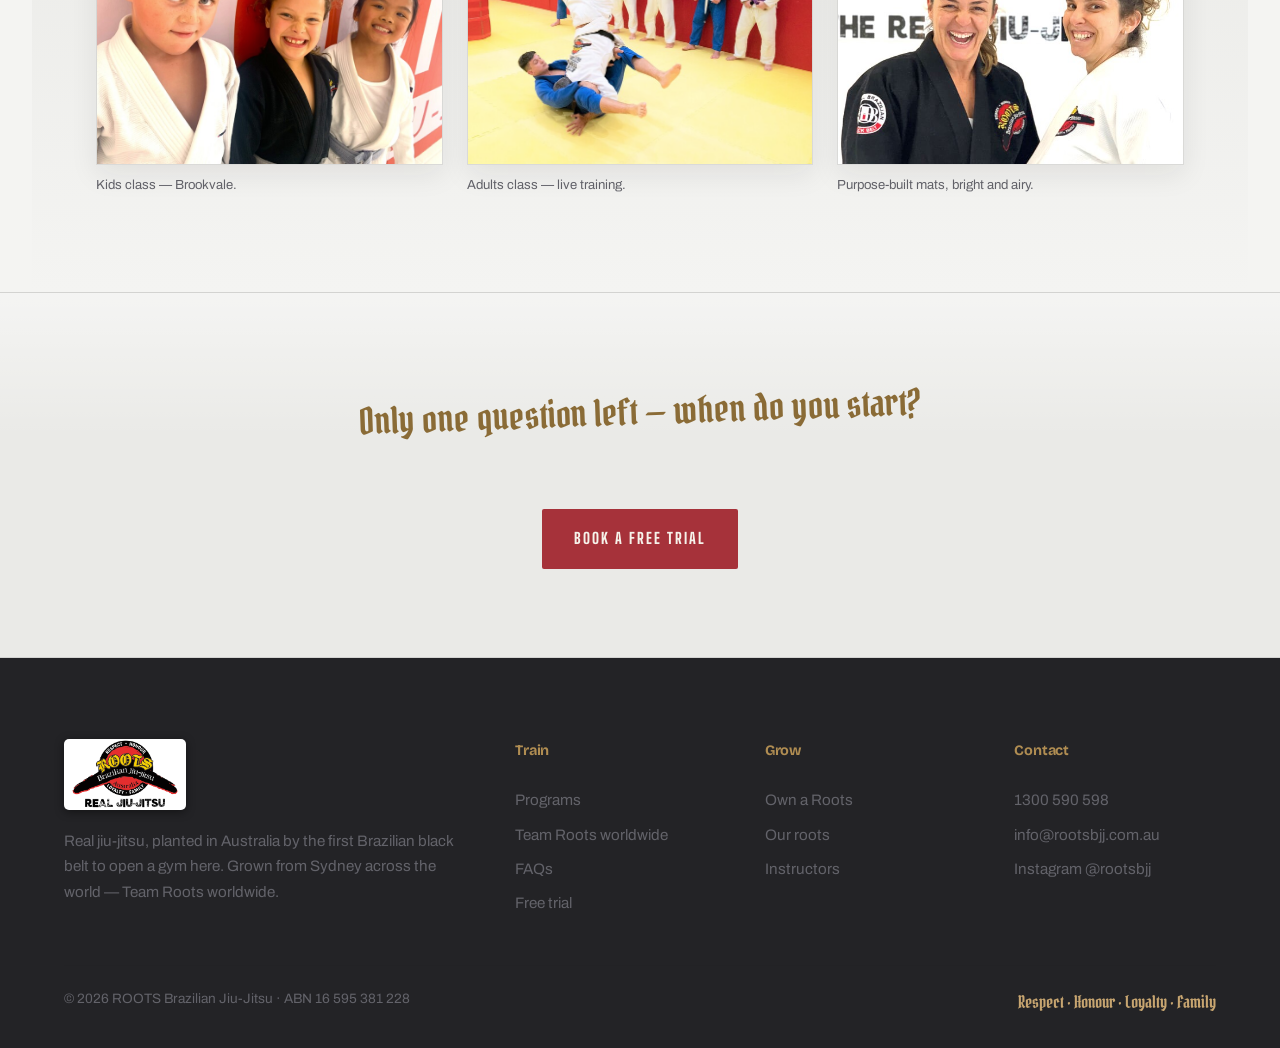
<file: faqs.html>
<!DOCTYPE html>
<html lang="en">
<head>
<meta charset="UTF-8">
<meta name="viewport" content="width=device-width, initial-scale=1.0">
<title>FAQs — ROOTS Brazilian Jiu-Jitsu</title>
<meta name="description" content="Everything you want to know before your first BJJ class at ROOTS — what to bring, kids and women's classes, competing, private classes and more.">
<link rel="preconnect" href="https://fonts.googleapis.com">
<link rel="preconnect" href="https://fonts.gstatic.com" crossorigin>
<link href="https://fonts.googleapis.com/css2?family=Bricolage+Grotesque:opsz,wght@12..96,400..800&family=Big+Shoulders+Display:wght@500;700;800&family=Pirata+One&family=Archivo:ital,wght@0,400;0,500;0,600;0,700;1,400&display=swap" rel="stylesheet">
<link rel="stylesheet" href="styles.css">
<link rel="icon" type="image/png" href="assets/logo.png">
<!-- Meta Pixel -->
<script src="pixel.js"></script>
<noscript><img height="1" width="1" style="display:none" alt=""
src="https://www.facebook.com/tr?id=1573735667612795&amp;ev=PageView&amp;noscript=1"></noscript>
</head>
<body>

<header class="nav" id="nav">
  <a href="index.html" class="nav__logo"><img src="assets/logo-mark.png" alt="ROOTS Brazilian Jiu-Jitsu"></a>
  <nav class="nav__links" id="navLinks" aria-label="Main">
    <div class="nav__drop">
      <button class="nav__droptrigger" aria-expanded="false" aria-haspopup="true">About</button>
      <div class="nav__dropmenu">
        <a href="history.html">BJJ History</a>
        <a href="history-brazil.html">BJJ in Brazil</a>
        <a href="lineage.html">Lineage</a>
        <a href="grading.html">Grading System</a>
        <a href="women.html">Women&rsquo;s BJJ</a>
        <a href="faqs.html" aria-current="page">FAQs</a>
      </div>
    </div>
    <a href="index.html#programs">Programs</a>
    <a href="instructors.html">Instructors</a>
    <a href="academies.html">Team Roots</a>
    <a href="franchise.html">Franchise</a>
  </nav>
  <a href="index.html#trial" class="btn btn--gold nav__cta">Book a free trial</a>
  <button class="nav__burger" id="burger" aria-label="Open menu" aria-expanded="false"><span></span><span></span><span></span></button>
</header>

<section class="page-hero">
  <p class="section-eyebrow reveal">Before your first class</p>
  <h1 class="page-hero__title reveal">Questions?<br><span>Good.</span></h1>
  <p class="page-hero__script reveal">Every black belt asked them too.</p>
</section>

<div class="faq">
  <details class="reveal" open>
    <summary>I have no martial arts experience &mdash; can I still start?</summary>
    <p>Yes, of course! The classes are suitable for all levels, from complete novice through to black belt.
      Everyone on our mat started exactly where you are.</p>
  </details>
  <details class="reveal">
    <summary>What should I bring to class?</summary>
    <p>For your first class, wear comfortable clothing and bring a bottle of water. A few mat rules: no clothes
      with pockets, remove all jewellery, tie back long hair, and no shoes on the mats.</p>
  </details>
  <details class="reveal">
    <summary>Do I need a mouth-guard?</summary>
    <p>We encourage adults to wear mouth-guards to training. We recommend a boxing-style mouth-guard for your
      top teeth.</p>
  </details>
  <details class="reveal">
    <summary>Can I do private classes instead of group classes?</summary>
    <p>Private classes are the best way to develop your techniques, and they&rsquo;re suitable for students of
      all levels. Contact us to arrange a time with one of our coaches.</p>
  </details>
  <details class="reveal">
    <summary>Do I have to compete?</summary>
    <p>No. You can progress through the entire BJJ grading system &mdash; white to black belt &mdash; without
      ever competing. Competition is there for those who want it.</p>
  </details>
  <details class="reveal">
    <summary>Can kids do BJJ?</summary>
    <p>Yes, of course! ROOTS BJJ has an extensive training program for children and teens, with a curriculum
      designed to keep training safe and age-appropriate at every stage.</p>
  </details>
  <details class="reveal">
    <summary>Can women do BJJ?</summary>
    <p>Definitely! BJJ is a great way to build strength and coordination, and to learn real self-defence.
      See our <a href="women.html" style="color:var(--gold-ink)">women&rsquo;s program</a>.</p>
  </details>
  <details class="reveal">
    <summary>When is a good time to start?</summary>
    <p>Now. We train all year round &mdash; there are no terms. Contact us to arrange your free trial class
      any week of the year.</p>
  </details>
  <details class="reveal">
    <summary>Do you have a privacy policy?</summary>
    <p>Yes, we have a privacy policy &mdash; and we never share or sell any of your private information to
      third-party providers.</p>
  </details>
</div>

<article class="prose" style="padding-top:1rem">
  <div class="photo-row">
    <figure class="reveal">
      <img src="assets/photos/kids-class.jpg" alt="Three smiling kids in gis against the ROOTS wall" loading="lazy">
      <figcaption>Kids class &mdash; Brookvale.</figcaption>
    </figure>
    <figure class="reveal">
      <img src="assets/photos/adults-training.jpg" alt="Adults drilling a sweep while the class watches" loading="lazy">
      <figcaption>Adults class &mdash; live training.</figcaption>
    </figure>
    <figure class="reveal">
      <img src="assets/photos/gym-rockdale.jpg" alt="Inside a ROOTS BJJ training space" loading="lazy">
      <figcaption>Purpose-built mats, bright and airy.</figcaption>
    </figure>
  </div>
</article>

<section class="page-cta">
  <p class="trial__script reveal">Only one question left &mdash; when do you start?</p><br>
  <a href="index.html#trial" class="btn btn--gold reveal">Book a free trial</a>
</section>

<footer class="footer">
  <div class="footer__top">
    <div class="footer__brand">
      <img src="assets/logo.png" alt="ROOTS Brazilian Jiu-Jitsu">
      <p>Real jiu-jitsu, planted in Australia by the first Brazilian black belt to open a gym here.
        Grown from Sydney across the world &mdash; Team Roots worldwide.</p>
    </div>
    <nav class="footer__col" aria-label="Train">
      <h4>Train</h4>
      <a href="index.html#programs">Programs</a>
      <a href="academies.html">Team Roots worldwide</a>
      <a href="faqs.html">FAQs</a>
      <a href="index.html#trial">Free trial</a>
    </nav>
    <nav class="footer__col" aria-label="Grow">
      <h4>Grow</h4>
      <a href="franchise.html">Own a Roots</a>
      <a href="index.html#story">Our roots</a>
      <a href="instructors.html">Instructors</a>
    </nav>
    <div class="footer__col">
      <h4>Contact</h4>
      <a href="tel:1300590598">1300 590 598</a>
      <a href="mailto:info@rootsbjj.com.au">info@rootsbjj.com.au</a>
      <a href="https://instagram.com/rootsbjj" target="_blank" rel="noopener">Instagram @rootsbjj</a>
    </div>
  </div>
  <div class="footer__bottom">
    <span>&copy; 2026 ROOTS Brazilian Jiu-Jitsu &middot; ABN 16 595 381 228</span>
    <span class="footer__values">Respect &middot; Honour &middot; Loyalty &middot; Family</span>
  </div>
</footer>

<script src="page.js"></script>
</body>
</html>
</file>
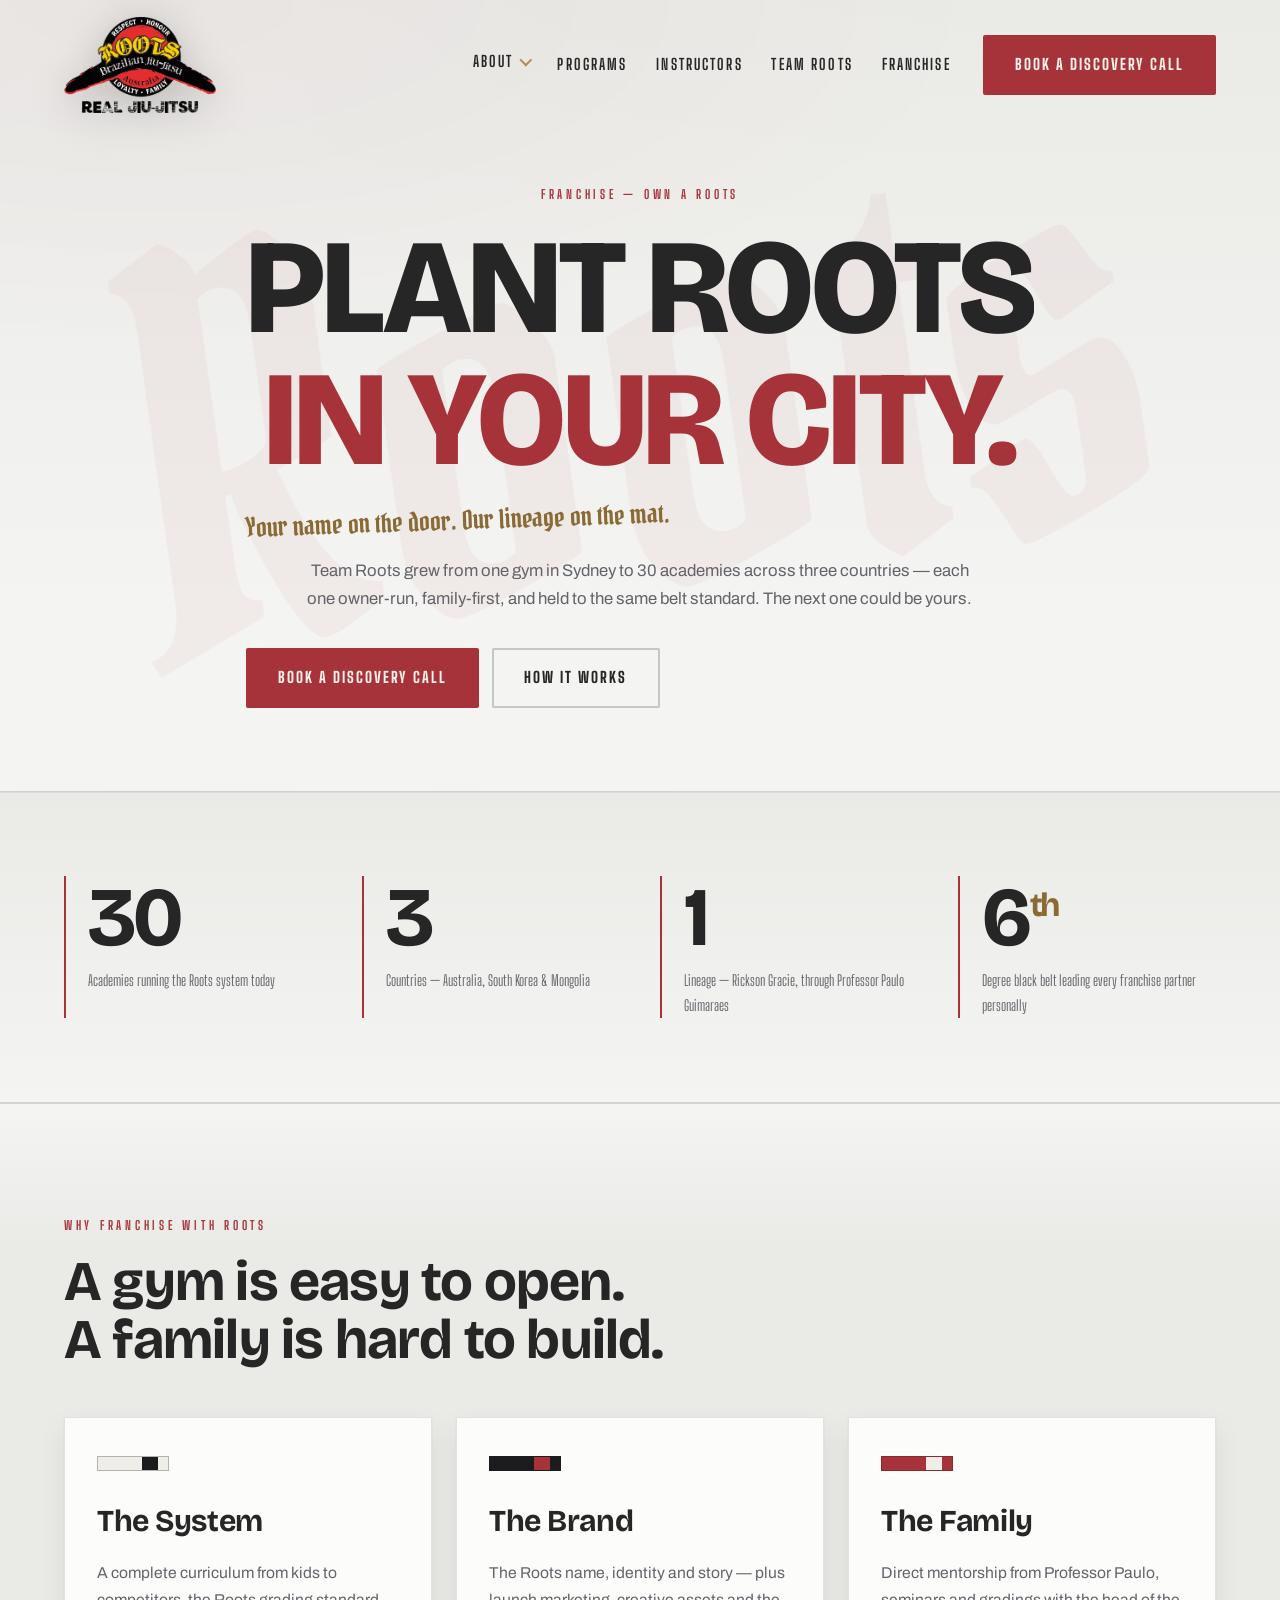
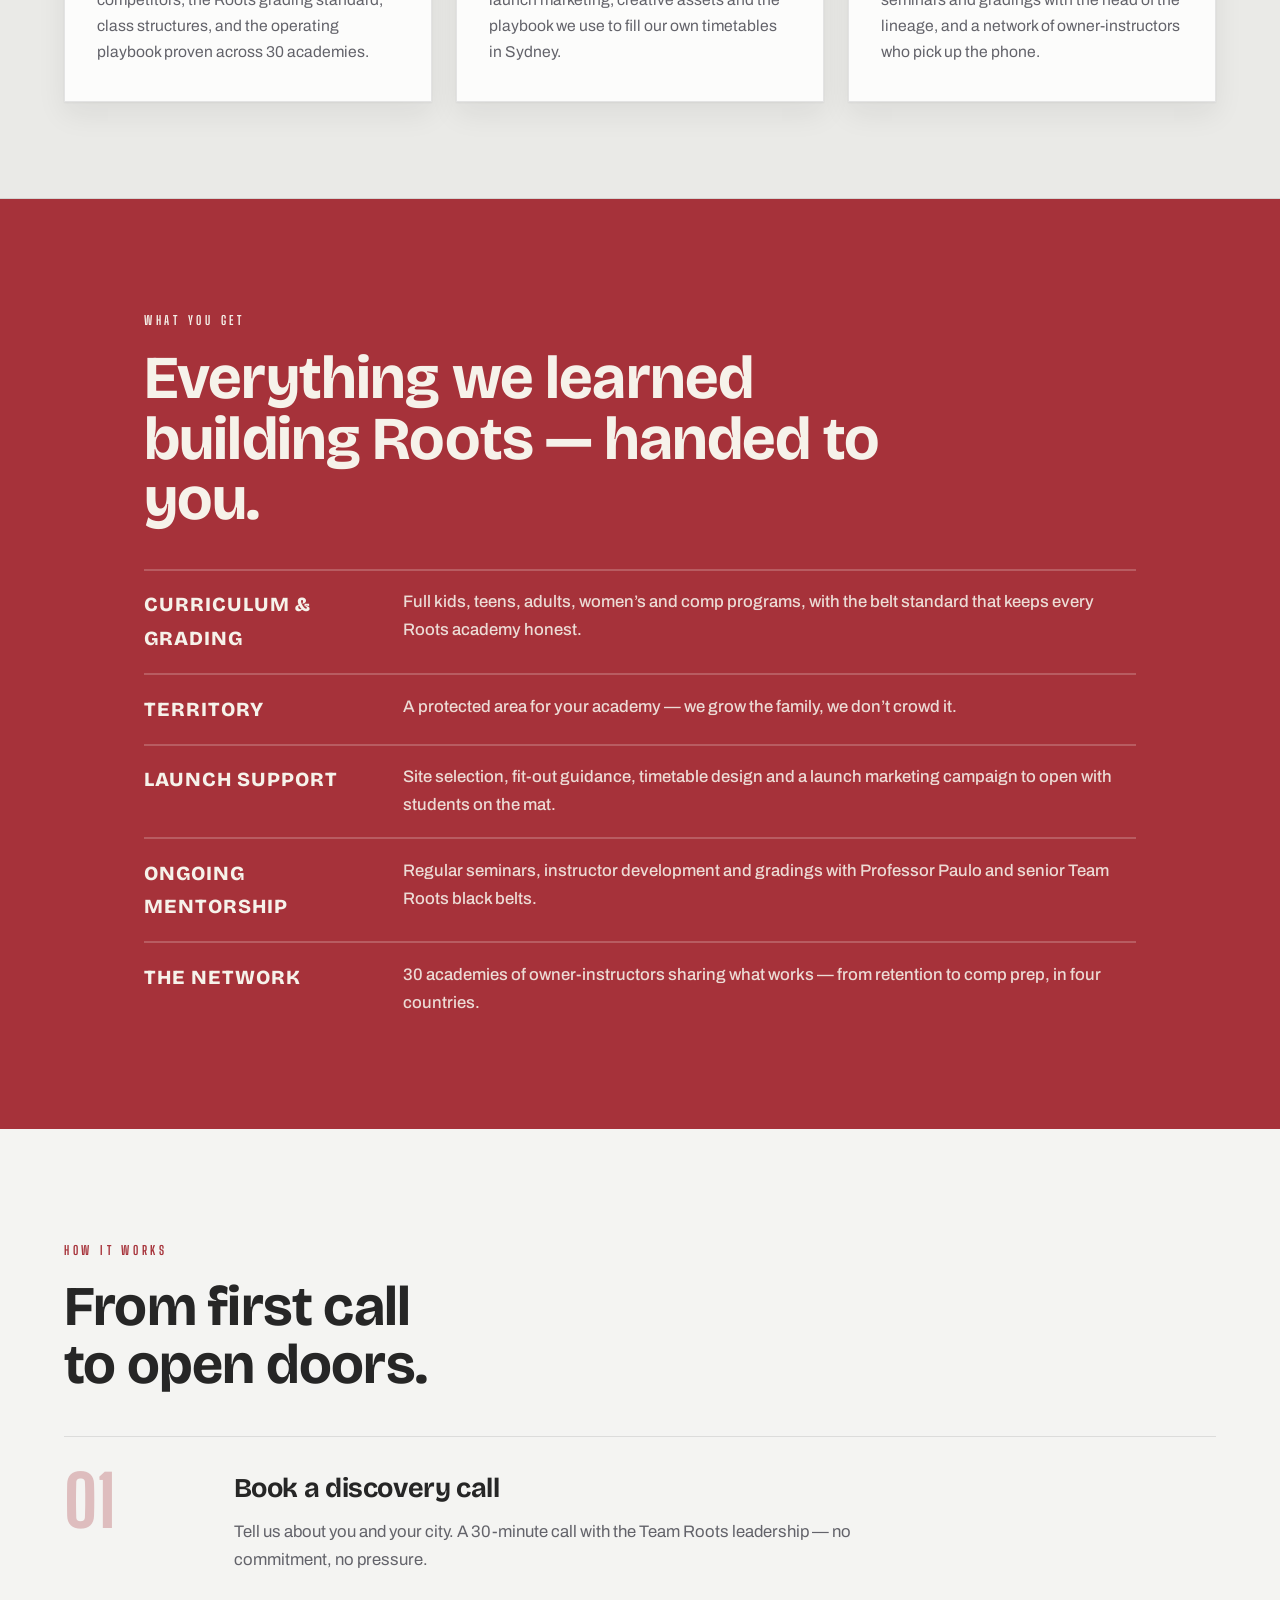
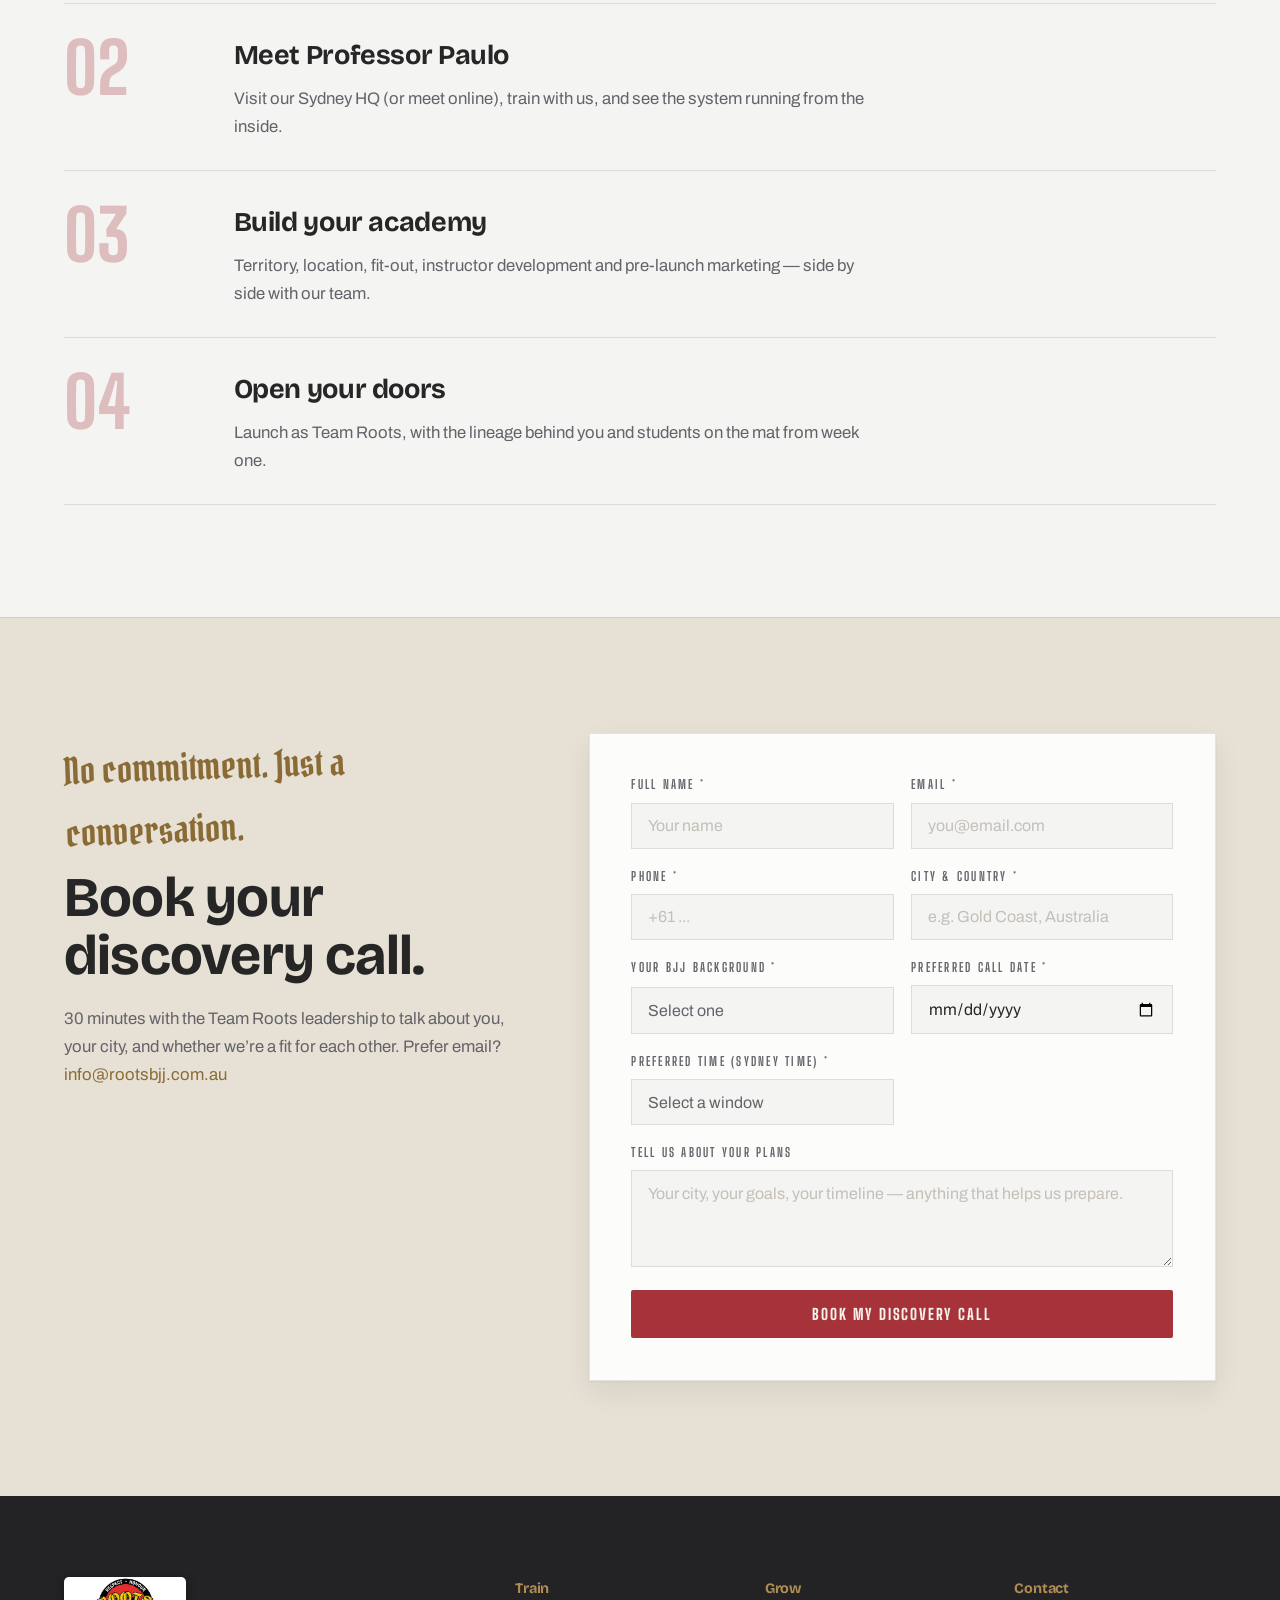
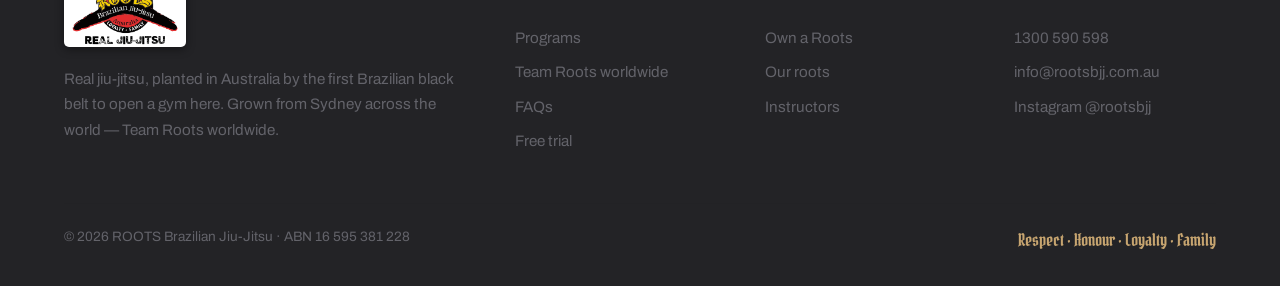
<file: franchise.html>
<!DOCTYPE html>
<html lang="en">
<head>
<meta charset="UTF-8">
<meta name="viewport" content="width=device-width, initial-scale=1.0">
<title>Own a Roots — Franchise | ROOTS Brazilian Jiu-Jitsu</title>
<meta name="description" content="Open a Team Roots BJJ academy in your city. A proven model across 30 academies in 4 countries, backed by Australia's first Brazilian black belt lineage. Book a discovery call.">
<link rel="preconnect" href="https://fonts.googleapis.com">
<link rel="preconnect" href="https://fonts.gstatic.com" crossorigin>
<link href="https://fonts.googleapis.com/css2?family=Bricolage+Grotesque:opsz,wght@12..96,400..800&family=Big+Shoulders+Display:wght@500;700;800&family=Pirata+One&family=Archivo:ital,wght@0,400;0,500;0,600;0,700;1,400&display=swap" rel="stylesheet">
<link rel="stylesheet" href="styles.css">
<link rel="icon" type="image/png" href="assets/logo.png">
<!-- Meta Pixel -->
<script src="pixel.js"></script>
<noscript><img height="1" width="1" style="display:none" alt=""
src="https://www.facebook.com/tr?id=1573735667612795&amp;ev=PageView&amp;noscript=1"></noscript>
</head>
<body class="page-franchise">

<!-- ============ NAV ============ -->
<header class="nav" id="nav">
  <a href="index.html" class="nav__logo"><img src="assets/logo-mark.png" alt="ROOTS Brazilian Jiu-Jitsu">
  </a>
  <nav class="nav__links" id="navLinks" aria-label="Main">
    <div class="nav__drop">
      <button class="nav__droptrigger" aria-expanded="false" aria-haspopup="true">About</button>
      <div class="nav__dropmenu">
        <a href="history.html">BJJ History</a>
        <a href="history-brazil.html">BJJ in Brazil</a>
        <a href="lineage.html">Lineage</a>
        <a href="grading.html">Grading System</a>
        <a href="women.html">Women&rsquo;s BJJ</a>
        <a href="faqs.html">FAQs</a>
      </div>
    </div>
    <a href="index.html#programs">Programs</a>
    <a href="instructors.html">Instructors</a>
    <a href="academies.html">Team Roots</a>
    <a href="franchise.html" aria-current="page">Franchise</a>
  </nav>
  <a href="#book" class="btn btn--gold nav__cta">Book a discovery call</a>
  <button class="nav__burger" id="burger" aria-label="Open menu" aria-expanded="false">
    <span></span><span></span><span></span>
  </button>
</header>

<!-- ============ HERO ============ -->
<section class="fr-hero">
  <span class="trial__mark fr-hero__mark" aria-hidden="true">Roots</span>
  <div class="fr-hero__content">
    <p class="section-eyebrow reveal">Franchise &mdash; Own a Roots</p>
    <h1 class="fr-hero__title">
      <span class="hero__line"><span>PLANT ROOTS</span></span>
      <span class="hero__line hero__line--outline"><span>IN YOUR CITY.</span></span>
    </h1>
    <p class="hero__script reveal">Your name on the door. Our lineage on the mat.</p>
    <p class="fr-hero__sub reveal">Team Roots grew from one gym in Sydney to 30 academies across three
      countries &mdash; each one owner-run, family-first, and held to the same belt standard.
      The next one could be yours.</p>
    <div class="hero__ctas reveal">
      <a href="#book" class="btn btn--gold">Book a discovery call</a>
      <a href="#how" class="btn btn--ghost">How it works</a>
    </div>
  </div>
</section>

<!-- ============ STATS ============ -->
<section class="stats stats--line">
  <div class="stats__grid">
    <div class="stat reveal">
      <span class="stat__num">30</span>
      <span class="stat__label">Academies running the Roots system today</span>
    </div>
    <div class="stat reveal">
      <span class="stat__num">3</span>
      <span class="stat__label">Countries &mdash; Australia, South Korea &amp; Mongolia</span>
    </div>
    <div class="stat reveal">
      <span class="stat__num">1</span>
      <span class="stat__label">Lineage &mdash; Rickson Gracie, through Professor Paulo Guimaraes</span>
    </div>
    <div class="stat reveal">
      <span class="stat__num">6<sup>th</sup></span>
      <span class="stat__label">Degree black belt leading every franchise partner personally</span>
    </div>
  </div>
</section>

<!-- ============ WHY ROOTS ============ -->
<section class="pillars pillars--tight">
  <p class="section-eyebrow reveal">Why franchise with Roots</p>
  <h2 class="section-title reveal">A gym is easy to open.<br>A family is hard to build.</h2>
  <div class="pillars__list">
    <article class="pillar reveal" data-tilt>
      <span class="pillar__belt pillar__belt--white" aria-hidden="true"></span>
      <h3>The System</h3>
      <p>A complete curriculum from kids to competitors, the Roots grading standard, class structures,
        and the operating playbook proven across 30 academies.</p>
    </article>
    <article class="pillar reveal" data-tilt>
      <span class="pillar__belt pillar__belt--black" aria-hidden="true"></span>
      <h3>The Brand</h3>
      <p>The Roots name, identity and story &mdash; plus launch marketing, creative assets and the
        playbook we use to fill our own timetables in Sydney.</p>
    </article>
    <article class="pillar reveal" data-tilt>
      <span class="pillar__belt pillar__belt--red" aria-hidden="true"></span>
      <h3>The Family</h3>
      <p>Direct mentorship from Professor Paulo, seminars and gradings with the head of the lineage,
        and a network of owner-instructors who pick up the phone.</p>
    </article>
  </div>
</section>

<!-- ============ WHAT YOU GET ============ -->
<section class="fr-get">
  <div class="fr-get__inner">
    <p class="section-eyebrow section-eyebrow--bone reveal">What you get</p>
    <h2 class="fr-get__title reveal">Everything we learned building Roots &mdash; handed to you.</h2>
    <ul class="fr-get__list">
      <li class="reveal"><b>Curriculum &amp; grading</b>Full kids, teens, adults, women&rsquo;s and comp
        programs, with the belt standard that keeps every Roots academy honest.</li>
      <li class="reveal"><b>Territory</b>A protected area for your academy &mdash; we grow the family,
        we don&rsquo;t crowd it.</li>
      <li class="reveal"><b>Launch support</b>Site selection, fit-out guidance, timetable design and a
        launch marketing campaign to open with students on the mat.</li>
      <li class="reveal"><b>Ongoing mentorship</b>Regular seminars, instructor development and gradings
        with Professor Paulo and senior Team Roots black belts.</li>
      <li class="reveal"><b>The network</b>30 academies of owner-instructors sharing what works &mdash;
        from retention to comp prep, in four countries.</li>
    </ul>
  </div>
</section>

<!-- ============ HOW IT WORKS ============ -->
<section class="fr-steps" id="how">
  <p class="section-eyebrow reveal">How it works</p>
  <h2 class="section-title reveal">From first call<br>to open doors.</h2>
  <ol class="steps">
    <li class="step reveal">
      <span class="step__num">01</span>
      <div>
        <h3>Book a discovery call</h3>
        <p>Tell us about you and your city. A 30-minute call with the Team Roots leadership &mdash;
          no commitment, no pressure.</p>
      </div>
    </li>
    <li class="step reveal">
      <span class="step__num">02</span>
      <div>
        <h3>Meet Professor Paulo</h3>
        <p>Visit our Sydney HQ (or meet online), train with us, and see the system running
          from the inside.</p>
      </div>
    </li>
    <li class="step reveal">
      <span class="step__num">03</span>
      <div>
        <h3>Build your academy</h3>
        <p>Territory, location, fit-out, instructor development and pre-launch marketing &mdash;
          side by side with our team.</p>
      </div>
    </li>
    <li class="step reveal">
      <span class="step__num">04</span>
      <div>
        <h3>Open your doors</h3>
        <p>Launch as Team Roots, with the lineage behind you and students on the mat from week one.</p>
      </div>
    </li>
  </ol>
</section>

<!-- ============ BOOKING FORM ============ -->
<section class="fr-book" id="book">
  <div class="fr-book__inner">
    <div class="fr-book__intro">
      <p class="trial__script reveal">No commitment. Just a conversation.</p>
      <h2 class="section-title reveal">Book your<br>discovery call.</h2>
      <p class="fr-book__sub reveal">30 minutes with the Team Roots leadership to talk about you,
        your city, and whether we&rsquo;re a fit for each other. Prefer email?
        <a href="mailto:info@rootsbjj.com.au">info@rootsbjj.com.au</a></p>
    </div>

    <form class="fr-form reveal" id="frForm" novalidate>
      <div class="fr-form__grid">
        <div class="fr-field">
          <label for="fr-name">Full name *</label>
          <input id="fr-name" name="name" type="text" placeholder="Your name" required autocomplete="name">
        </div>
        <div class="fr-field">
          <label for="fr-email">Email *</label>
          <input id="fr-email" name="email" type="email" placeholder="you@email.com" required autocomplete="email">
        </div>
        <div class="fr-field">
          <label for="fr-phone">Phone *</label>
          <input id="fr-phone" name="phone" type="tel" placeholder="+61 ..." required autocomplete="tel">
        </div>
        <div class="fr-field">
          <label for="fr-city">City &amp; country *</label>
          <input id="fr-city" name="city" type="text" placeholder="e.g. Gold Coast, Australia" required>
        </div>
        <div class="fr-field">
          <label for="fr-belt">Your BJJ background *</label>
          <select id="fr-belt" name="background" required>
            <option value="" disabled selected>Select one</option>
            <option>No mat experience — business background</option>
            <option>White / blue belt</option>
            <option>Purple / brown belt</option>
            <option>Black belt</option>
            <option>Current gym owner</option>
          </select>
        </div>
        <div class="fr-field">
          <label for="fr-date">Preferred call date *</label>
          <input id="fr-date" name="date" type="date" required>
        </div>
        <div class="fr-field">
          <label for="fr-time">Preferred time (Sydney time) *</label>
          <select id="fr-time" name="time" required>
            <option value="" disabled selected>Select a window</option>
            <option>Morning — 8am–11am</option>
            <option>Midday — 11am–2pm</option>
            <option>Afternoon — 2pm–5pm</option>
            <option>Evening — 5pm–8pm</option>
          </select>
        </div>
        <div class="fr-field fr-field--full">
          <label for="fr-msg">Tell us about your plans</label>
          <textarea id="fr-msg" name="message" rows="4" placeholder="Your city, your goals, your timeline — anything that helps us prepare."></textarea>
        </div>
      </div>
      <button type="submit" class="btn btn--gold fr-form__submit">Book my discovery call</button>
      <p class="trial__ok" id="frOk" hidden>&#10003; Osu! Your discovery call request is in.
        We&rsquo;ll confirm your time by email within one business day.</p>
    </form>
  </div>
</section>

<!-- ============ FOOTER ============ -->
<footer class="footer">
  <div class="footer__top">
    <div class="footer__brand">
      <img src="assets/logo.png" alt="ROOTS Brazilian Jiu-Jitsu">
      <p>Real jiu-jitsu, planted in Australia by the first Brazilian black belt to open a gym here.
        Grown from Sydney across the world &mdash; Team Roots worldwide.</p>
    </div>
    <nav class="footer__col" aria-label="Train">
      <h4>Train</h4>
      <a href="index.html#programs">Programs</a>
      <a href="academies.html">Team Roots worldwide</a>
      <a href="faqs.html">FAQs</a>
      <a href="index.html#trial">Free trial</a>
    </nav>
    <nav class="footer__col" aria-label="Grow">
      <h4>Grow</h4>
      <a href="franchise.html">Own a Roots</a>
      <a href="index.html#story">Our roots</a>
      <a href="instructors.html">Instructors</a>
    </nav>
    <div class="footer__col">
      <h4>Contact</h4>
      <a href="tel:1300590598">1300 590 598</a>
      <a href="mailto:info@rootsbjj.com.au">info@rootsbjj.com.au</a>
      <a href="https://instagram.com/rootsbjj" target="_blank" rel="noopener">Instagram @rootsbjj</a>
    </div>
  </div>
  <div class="footer__bottom">
    <span>&copy; 2026 ROOTS Brazilian Jiu-Jitsu &middot; ABN 16 595 381 228</span>
    <span class="footer__values">Respect &middot; Honour &middot; Loyalty &middot; Family</span>
  </div>
</footer>

<script src="franchise.js"></script>
</body>
</html>
</file>
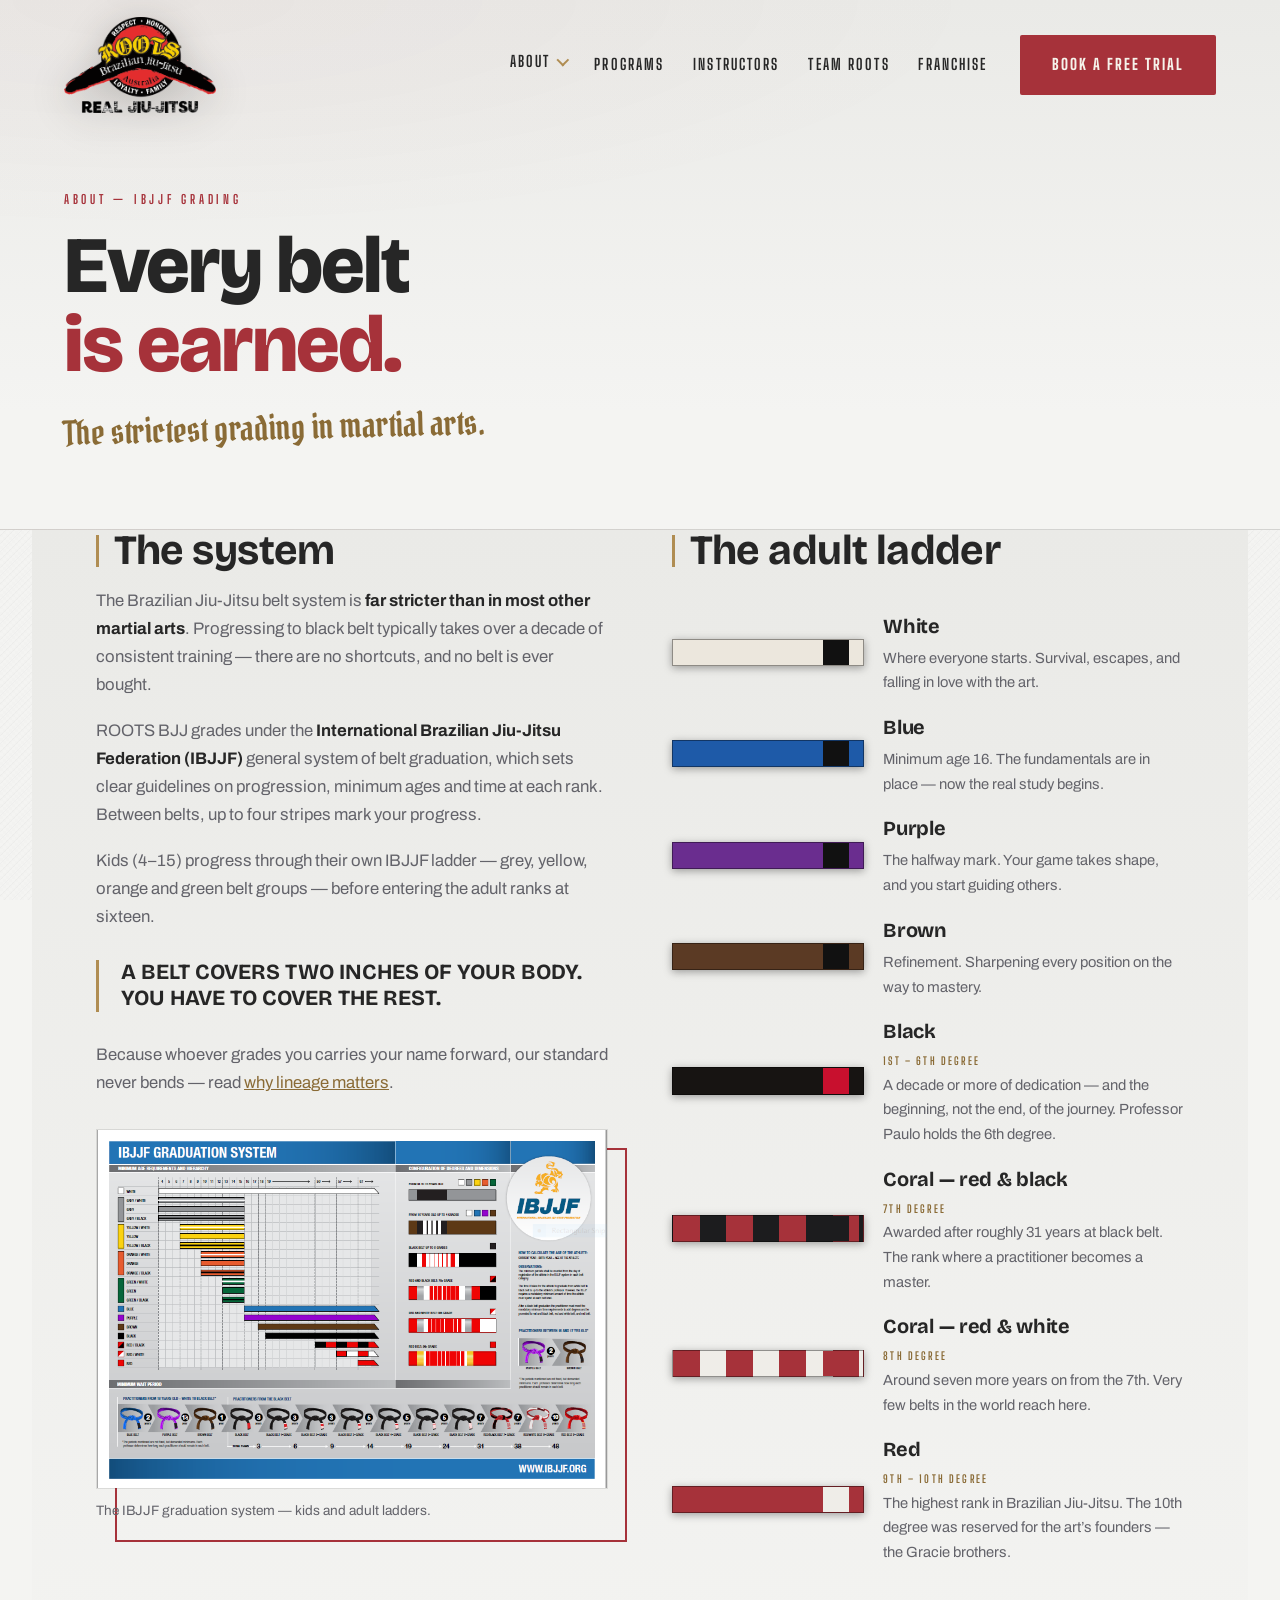
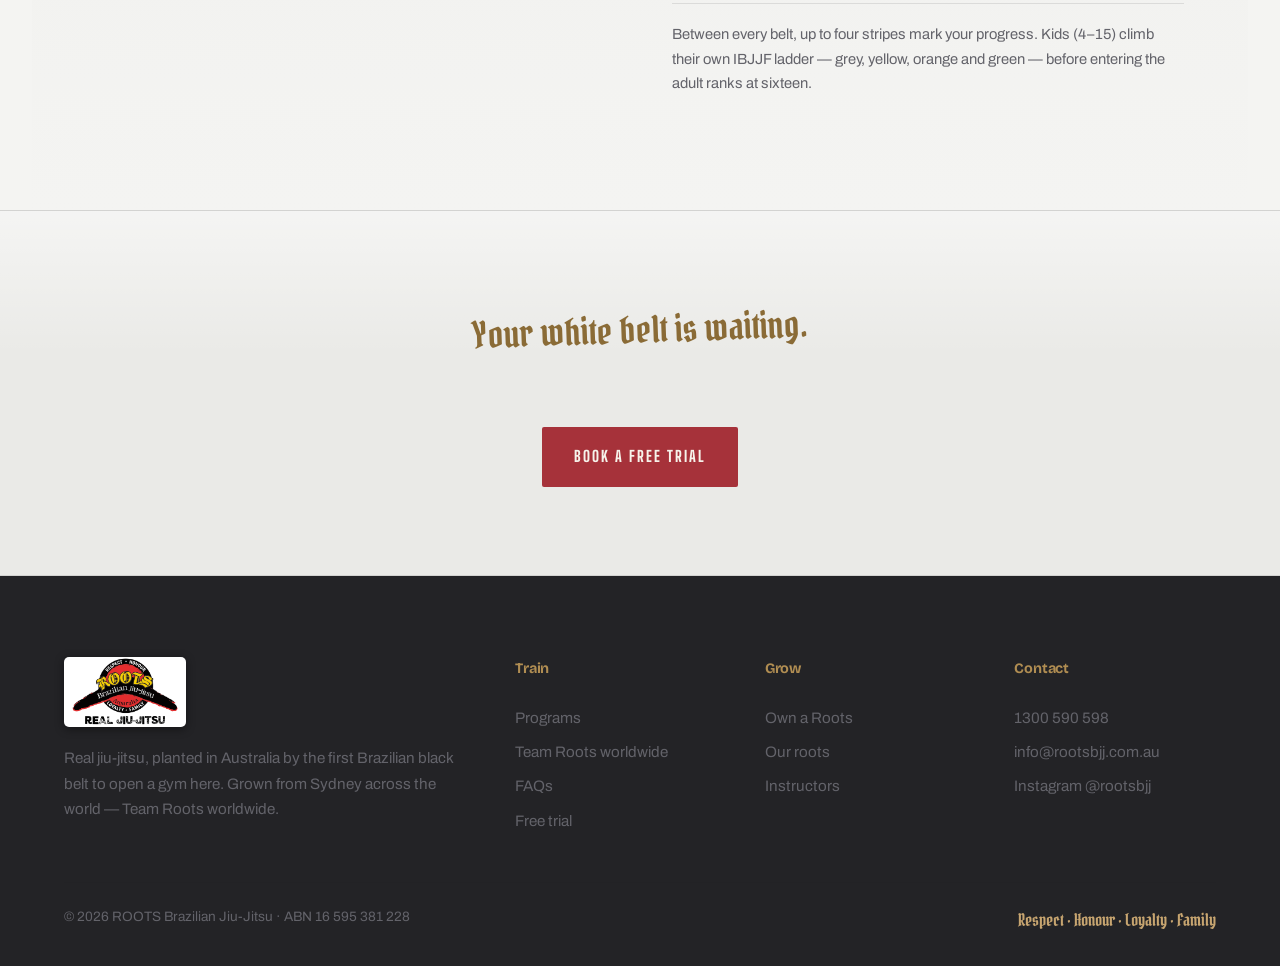
<file: grading.html>
<!DOCTYPE html>
<html lang="en">
<head>
<meta charset="UTF-8">
<meta name="viewport" content="width=device-width, initial-scale=1.0">
<title>Grading System — ROOTS Brazilian Jiu-Jitsu</title>
<meta name="description" content="The IBJJF belt system — the strictest grading in martial arts. White to black, every belt at ROOTS BJJ is earned, never given.">
<link rel="preconnect" href="https://fonts.googleapis.com">
<link rel="preconnect" href="https://fonts.gstatic.com" crossorigin>
<link href="https://fonts.googleapis.com/css2?family=Bricolage+Grotesque:opsz,wght@12..96,400..800&family=Big+Shoulders+Display:wght@500;700;800&family=Pirata+One&family=Archivo:ital,wght@0,400;0,500;0,600;0,700;1,400&display=swap" rel="stylesheet">
<link rel="stylesheet" href="styles.css">
<link rel="icon" type="image/png" href="assets/logo.png">
<!-- Meta Pixel -->
<script src="pixel.js"></script>
<noscript><img height="1" width="1" style="display:none" alt=""
src="https://www.facebook.com/tr?id=1573735667612795&amp;ev=PageView&amp;noscript=1"></noscript>
</head>
<body>

<header class="nav" id="nav">
  <a href="index.html" class="nav__logo"><img src="assets/logo-mark.png" alt="ROOTS Brazilian Jiu-Jitsu"></a>
  <nav class="nav__links" id="navLinks" aria-label="Main">
    <div class="nav__drop">
      <button class="nav__droptrigger" aria-expanded="false" aria-haspopup="true">About</button>
      <div class="nav__dropmenu">
        <a href="history.html">BJJ History</a>
        <a href="history-brazil.html">BJJ in Brazil</a>
        <a href="lineage.html">Lineage</a>
        <a href="grading.html" aria-current="page">Grading System</a>
        <a href="women.html">Women&rsquo;s BJJ</a>
        <a href="faqs.html">FAQs</a>
      </div>
    </div>
    <a href="index.html#programs">Programs</a>
    <a href="instructors.html">Instructors</a>
    <a href="academies.html">Team Roots</a>
    <a href="franchise.html">Franchise</a>
  </nav>
  <a href="index.html#trial" class="btn btn--gold nav__cta">Book a free trial</a>
  <button class="nav__burger" id="burger" aria-label="Open menu" aria-expanded="false"><span></span><span></span><span></span></button>
</header>

<section class="page-hero">
  <p class="section-eyebrow reveal">About &mdash; IBJJF grading</p>
  <h1 class="page-hero__title reveal">Every belt<br><span>is earned.</span></h1>
  <p class="page-hero__script reveal">The strictest grading in martial arts.</p>
</section>

<article class="prose">
  <div class="prose__grid">
    <div>
      <h2 class="reveal">The system</h2>
      <p class="reveal">The Brazilian Jiu-Jitsu belt system is <strong>far stricter than in most other martial
        arts</strong>. Progressing to black belt typically takes over a decade of consistent training &mdash;
        there are no shortcuts, and no belt is ever bought.</p>
      <p class="reveal">ROOTS BJJ grades under the <strong>International Brazilian Jiu-Jitsu Federation
        (IBJJF)</strong> general system of belt graduation, which sets clear guidelines on progression, minimum
        ages and time at each rank. Between belts, up to four stripes mark your progress.</p>
      <p class="reveal">Kids (4&ndash;15) progress through their own IBJJF ladder &mdash; grey, yellow, orange and
        green belt groups &mdash; before entering the adult ranks at sixteen.</p>
      <blockquote class="reveal">A belt covers two inches of your body. You have to cover the rest.</blockquote>
      <p class="reveal">Because whoever grades you carries your name forward, our standard never bends &mdash;
        read <a href="lineage.html" style="color:var(--gold-ink)">why lineage matters</a>.</p>
      <figure class="prose__figure reveal">
        <img src="assets/photos/ibjjf-belts.png" alt="IBJJF graduation system chart — kids and adult belt ladders" loading="lazy">
        <figcaption>The IBJJF graduation system &mdash; kids and adult ladders.</figcaption>
      </figure>
    </div>
    <div>
      <h2 class="reveal">The adult ladder</h2>
      <ul class="belts">
        <li class="reveal">
          <span class="belt-bar belt-bar--white" aria-hidden="true"></span>
          <div><h3>White</h3><p>Where everyone starts. Survival, escapes, and falling in love with the art.</p></div>
        </li>
        <li class="reveal">
          <span class="belt-bar belt-bar--blue" aria-hidden="true"></span>
          <div><h3>Blue</h3><p>Minimum age 16. The fundamentals are in place — now the real study begins.</p></div>
        </li>
        <li class="reveal">
          <span class="belt-bar belt-bar--purple" aria-hidden="true"></span>
          <div><h3>Purple</h3><p>The halfway mark. Your game takes shape, and you start guiding others.</p></div>
        </li>
        <li class="reveal">
          <span class="belt-bar belt-bar--brown" aria-hidden="true"></span>
          <div><h3>Brown</h3><p>Refinement. Sharpening every position on the way to mastery.</p></div>
        </li>
        <li class="reveal">
          <span class="belt-bar belt-bar--black" aria-hidden="true"></span>
          <div><h3>Black <small>1st &ndash; 6th degree</small></h3><p>A decade or more of dedication &mdash; and the beginning, not the end, of the journey. Professor Paulo holds the 6th degree.</p></div>
        </li>
        <li class="reveal">
          <span class="belt-bar belt-bar--coral" aria-hidden="true"></span>
          <div><h3>Coral &mdash; red &amp; black <small>7th degree</small></h3><p>Awarded after roughly 31 years at black belt. The rank where a practitioner becomes a master.</p></div>
        </li>
        <li class="reveal">
          <span class="belt-bar belt-bar--coral-white" aria-hidden="true"></span>
          <div><h3>Coral &mdash; red &amp; white <small>8th degree</small></h3><p>Around seven more years on from the 7th. Very few belts in the world reach here.</p></div>
        </li>
        <li class="reveal">
          <span class="belt-bar belt-bar--redbelt" aria-hidden="true"></span>
          <div><h3>Red <small>9th &ndash; 10th degree</small></h3><p>The highest rank in Brazilian Jiu-Jitsu. The 10th degree was reserved for the art&rsquo;s founders &mdash; the Gracie brothers.</p></div>
        </li>
      </ul>
      <p class="belts__note reveal">Between every belt, up to four stripes mark your progress. Kids
        (4&ndash;15) climb their own IBJJF ladder &mdash; grey, yellow, orange and green &mdash; before
        entering the adult ranks at sixteen.</p>
    </div>
  </div>
</article>

<section class="page-cta">
  <p class="trial__script reveal">Your white belt is waiting.</p><br>
  <a href="index.html#trial" class="btn btn--gold reveal">Book a free trial</a>
</section>

<footer class="footer">
  <div class="footer__top">
    <div class="footer__brand">
      <img src="assets/logo.png" alt="ROOTS Brazilian Jiu-Jitsu">
      <p>Real jiu-jitsu, planted in Australia by the first Brazilian black belt to open a gym here.
        Grown from Sydney across the world &mdash; Team Roots worldwide.</p>
    </div>
    <nav class="footer__col" aria-label="Train">
      <h4>Train</h4>
      <a href="index.html#programs">Programs</a>
      <a href="academies.html">Team Roots worldwide</a>
      <a href="faqs.html">FAQs</a>
      <a href="index.html#trial">Free trial</a>
    </nav>
    <nav class="footer__col" aria-label="Grow">
      <h4>Grow</h4>
      <a href="franchise.html">Own a Roots</a>
      <a href="index.html#story">Our roots</a>
      <a href="instructors.html">Instructors</a>
    </nav>
    <div class="footer__col">
      <h4>Contact</h4>
      <a href="tel:1300590598">1300 590 598</a>
      <a href="mailto:info@rootsbjj.com.au">info@rootsbjj.com.au</a>
      <a href="https://instagram.com/rootsbjj" target="_blank" rel="noopener">Instagram @rootsbjj</a>
    </div>
  </div>
  <div class="footer__bottom">
    <span>&copy; 2026 ROOTS Brazilian Jiu-Jitsu &middot; ABN 16 595 381 228</span>
    <span class="footer__values">Respect &middot; Honour &middot; Loyalty &middot; Family</span>
  </div>
</footer>

<script src="page.js"></script>
</body>
</html>
</file>
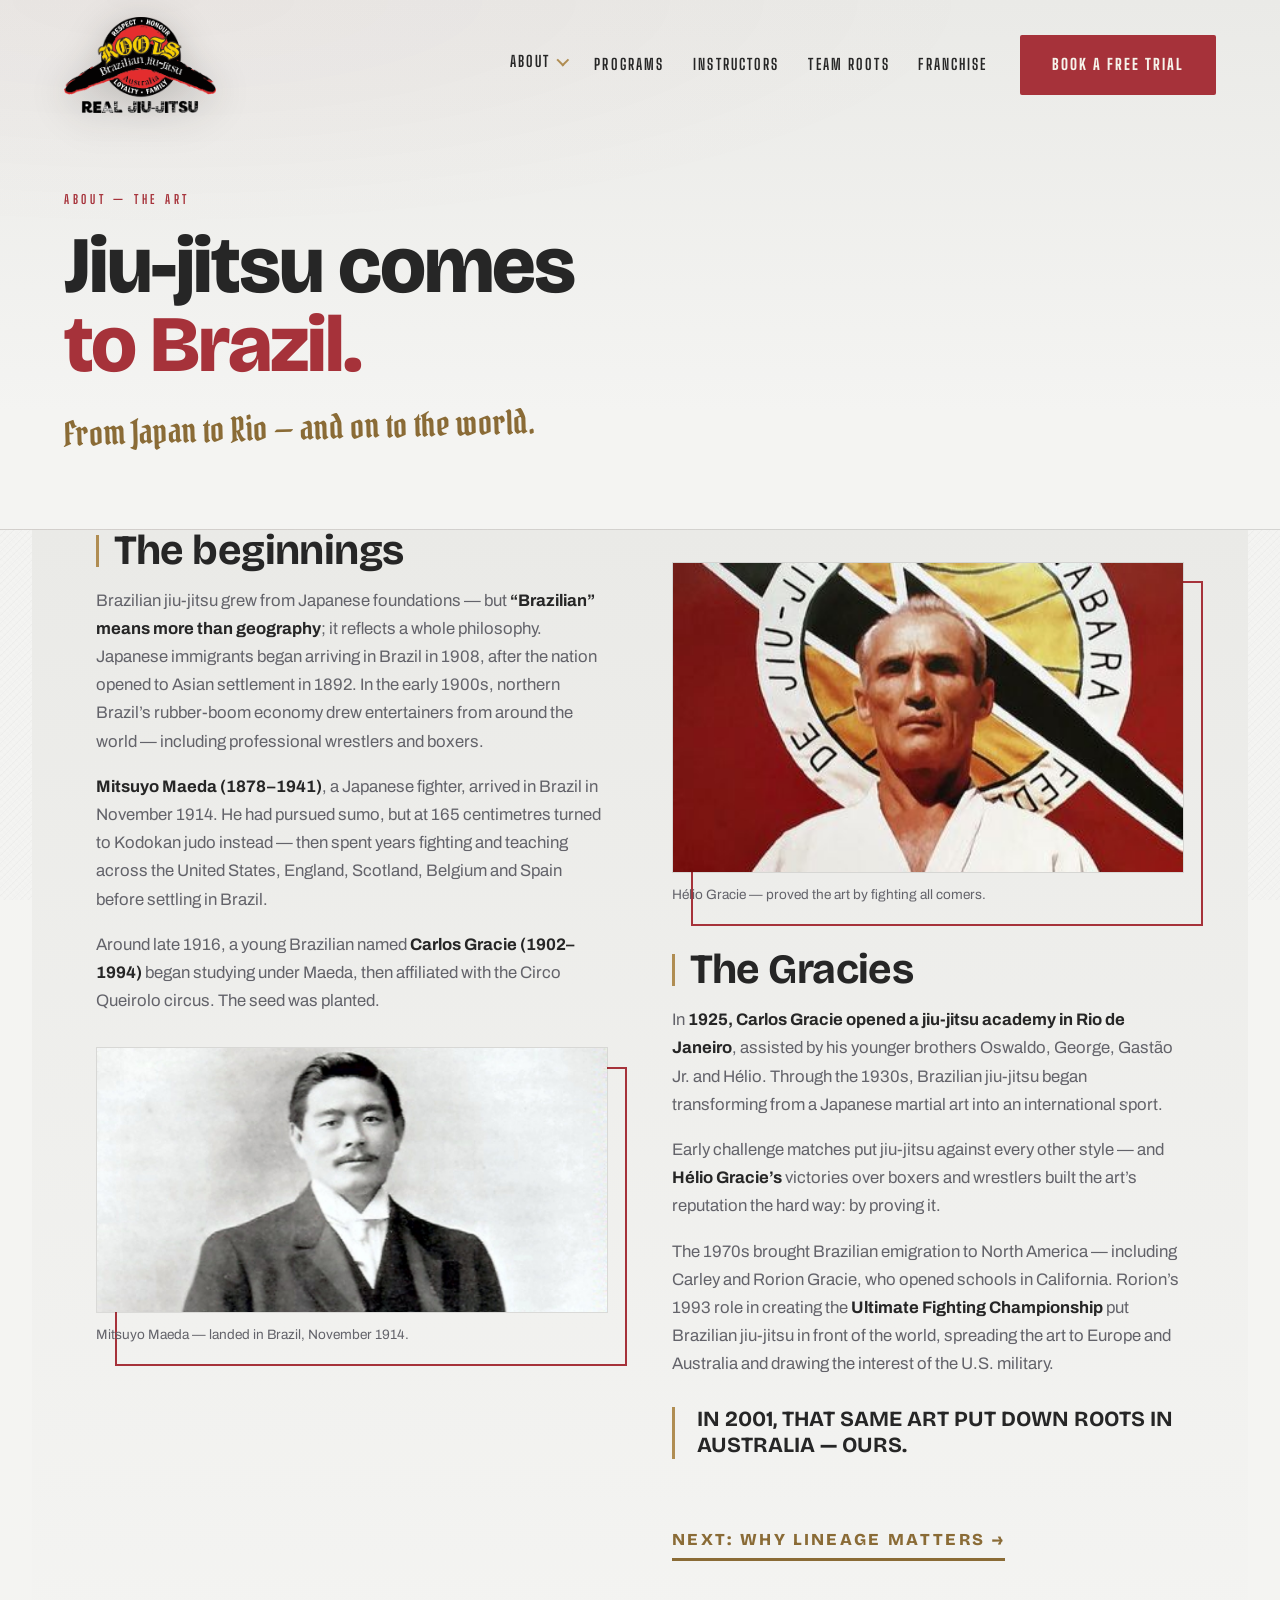
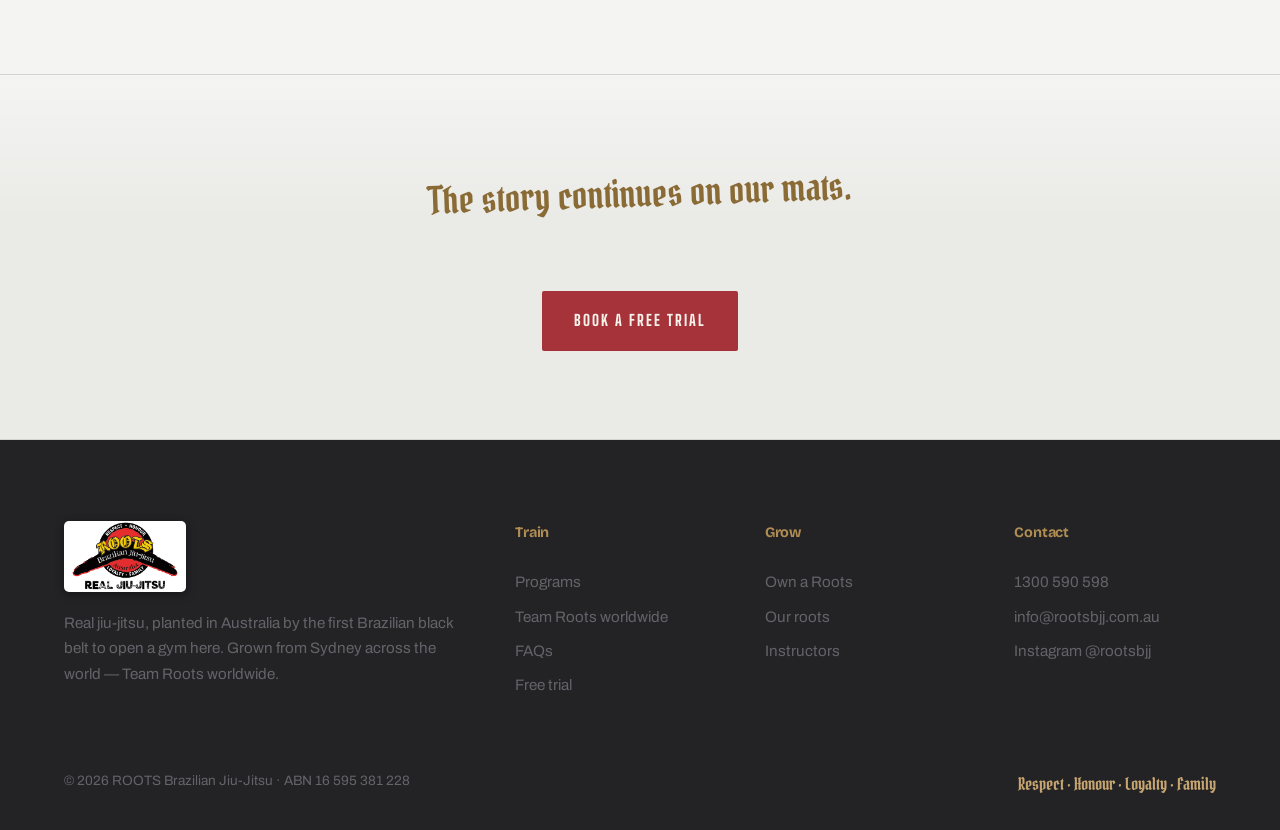
<file: history-brazil.html>
<!DOCTYPE html>
<html lang="en">
<head>
<meta charset="UTF-8">
<meta name="viewport" content="width=device-width, initial-scale=1.0">
<title>BJJ in Brazil — ROOTS Brazilian Jiu-Jitsu</title>
<meta name="description" content="How jiu-jitsu crossed the ocean — Mitsuyo Maeda, Carlos Gracie and the birth of Brazilian Jiu-Jitsu, from Rio de Janeiro to the world.">
<link rel="preconnect" href="https://fonts.googleapis.com">
<link rel="preconnect" href="https://fonts.gstatic.com" crossorigin>
<link href="https://fonts.googleapis.com/css2?family=Bricolage+Grotesque:opsz,wght@12..96,400..800&family=Big+Shoulders+Display:wght@500;700;800&family=Pirata+One&family=Archivo:ital,wght@0,400;0,500;0,600;0,700;1,400&display=swap" rel="stylesheet">
<link rel="stylesheet" href="styles.css">
<link rel="icon" type="image/png" href="assets/logo.png">
<!-- Meta Pixel -->
<script src="pixel.js"></script>
<noscript><img height="1" width="1" style="display:none" alt=""
src="https://www.facebook.com/tr?id=1573735667612795&amp;ev=PageView&amp;noscript=1"></noscript>
</head>
<body>

<header class="nav" id="nav">
  <a href="index.html" class="nav__logo"><img src="assets/logo-mark.png" alt="ROOTS Brazilian Jiu-Jitsu"></a>
  <nav class="nav__links" id="navLinks" aria-label="Main">
    <div class="nav__drop">
      <button class="nav__droptrigger" aria-expanded="false" aria-haspopup="true">About</button>
      <div class="nav__dropmenu">
        <a href="history.html">BJJ History</a>
        <a href="history-brazil.html" aria-current="page">BJJ in Brazil</a>
        <a href="lineage.html">Lineage</a>
        <a href="grading.html">Grading System</a>
        <a href="women.html">Women&rsquo;s BJJ</a>
        <a href="faqs.html">FAQs</a>
      </div>
    </div>
    <a href="index.html#programs">Programs</a>
    <a href="instructors.html">Instructors</a>
    <a href="academies.html">Team Roots</a>
    <a href="franchise.html">Franchise</a>
  </nav>
  <a href="index.html#trial" class="btn btn--gold nav__cta">Book a free trial</a>
  <button class="nav__burger" id="burger" aria-label="Open menu" aria-expanded="false"><span></span><span></span><span></span></button>
</header>

<section class="page-hero">
  <p class="section-eyebrow reveal">About &mdash; the art</p>
  <h1 class="page-hero__title reveal">Jiu-jitsu comes<br><span>to Brazil.</span></h1>
  <p class="page-hero__script reveal">From Japan to Rio &mdash; and on to the world.</p>
</section>

<article class="prose">
  <div class="prose__grid">
    <div>
      <h2 class="reveal">The beginnings</h2>
      <p class="reveal">Brazilian jiu-jitsu grew from Japanese foundations &mdash; but
        <strong>&ldquo;Brazilian&rdquo; means more than geography</strong>; it reflects a whole philosophy.
        Japanese immigrants began arriving in Brazil in 1908, after the nation opened to Asian settlement in 1892.
        In the early 1900s, northern Brazil&rsquo;s rubber-boom economy drew entertainers from around the world
        &mdash; including professional wrestlers and boxers.</p>
      <p class="reveal"><strong>Mitsuyo Maeda (1878&ndash;1941)</strong>, a Japanese fighter, arrived in Brazil in
        November 1914. He had pursued sumo, but at 165&nbsp;centimetres turned to Kodokan judo instead &mdash; then
        spent years fighting and teaching across the United States, England, Scotland, Belgium and Spain before
        settling in Brazil.</p>
      <p class="reveal">Around late 1916, a young Brazilian named <strong>Carlos Gracie (1902&ndash;1994)</strong>
        began studying under Maeda, then affiliated with the Circo Queirolo circus. The seed was planted.</p>
      <figure class="prose__figure reveal">
        <img src="assets/photos/maeda.jpg" alt="Mitsuyo Maeda, the Japanese fighter who brought jiu-jitsu to Brazil" loading="lazy">
        <figcaption>Mitsuyo Maeda &mdash; landed in Brazil, November 1914.</figcaption>
      </figure>
    </div>
    <div>
      <figure class="prose__figure reveal">
        <img src="assets/photos/helio.jpg" alt="Hélio Gracie" loading="lazy">
        <figcaption>H&eacute;lio Gracie &mdash; proved the art by fighting all comers.</figcaption>
      </figure>
      <h2 class="reveal">The Gracies</h2>
      <p class="reveal">In <strong>1925, Carlos Gracie opened a jiu-jitsu academy in Rio de Janeiro</strong>,
        assisted by his younger brothers Oswaldo, George, Gast&atilde;o Jr. and H&eacute;lio. Through the 1930s,
        Brazilian jiu-jitsu began transforming from a Japanese martial art into an international sport.</p>
      <p class="reveal">Early challenge matches put jiu-jitsu against every other style &mdash; and
        <strong>H&eacute;lio Gracie&rsquo;s</strong> victories over boxers and wrestlers built the art&rsquo;s
        reputation the hard way: by proving it.</p>
      <p class="reveal">The 1970s brought Brazilian emigration to North America &mdash; including Carley and Rorion
        Gracie, who opened schools in California. Rorion&rsquo;s 1993 role in creating the
        <strong>Ultimate Fighting Championship</strong> put Brazilian jiu-jitsu in front of the world, spreading the
        art to Europe and Australia and drawing the interest of the U.S. military.</p>
      <blockquote class="reveal">In 2001, that same art put down roots in Australia &mdash; ours.</blockquote>
      <p class="reveal"><a class="story__link" href="lineage.html" style="color:var(--gold-ink);border-color:var(--gold-ink)">Next: why lineage matters &rarr;</a></p>
    </div>
  </div>
</article>

<section class="page-cta">
  <p class="trial__script reveal">The story continues on our mats.</p><br>
  <a href="index.html#trial" class="btn btn--gold reveal">Book a free trial</a>
</section>

<footer class="footer">
  <div class="footer__top">
    <div class="footer__brand">
      <img src="assets/logo.png" alt="ROOTS Brazilian Jiu-Jitsu">
      <p>Real jiu-jitsu, planted in Australia by the first Brazilian black belt to open a gym here.
        Grown from Sydney across the world &mdash; Team Roots worldwide.</p>
    </div>
    <nav class="footer__col" aria-label="Train">
      <h4>Train</h4>
      <a href="index.html#programs">Programs</a>
      <a href="academies.html">Team Roots worldwide</a>
      <a href="faqs.html">FAQs</a>
      <a href="index.html#trial">Free trial</a>
    </nav>
    <nav class="footer__col" aria-label="Grow">
      <h4>Grow</h4>
      <a href="franchise.html">Own a Roots</a>
      <a href="index.html#story">Our roots</a>
      <a href="instructors.html">Instructors</a>
    </nav>
    <div class="footer__col">
      <h4>Contact</h4>
      <a href="tel:1300590598">1300 590 598</a>
      <a href="mailto:info@rootsbjj.com.au">info@rootsbjj.com.au</a>
      <a href="https://instagram.com/rootsbjj" target="_blank" rel="noopener">Instagram @rootsbjj</a>
    </div>
  </div>
  <div class="footer__bottom">
    <span>&copy; 2026 ROOTS Brazilian Jiu-Jitsu &middot; ABN 16 595 381 228</span>
    <span class="footer__values">Respect &middot; Honour &middot; Loyalty &middot; Family</span>
  </div>
</footer>

<script src="page.js"></script>
</body>
</html>
</file>
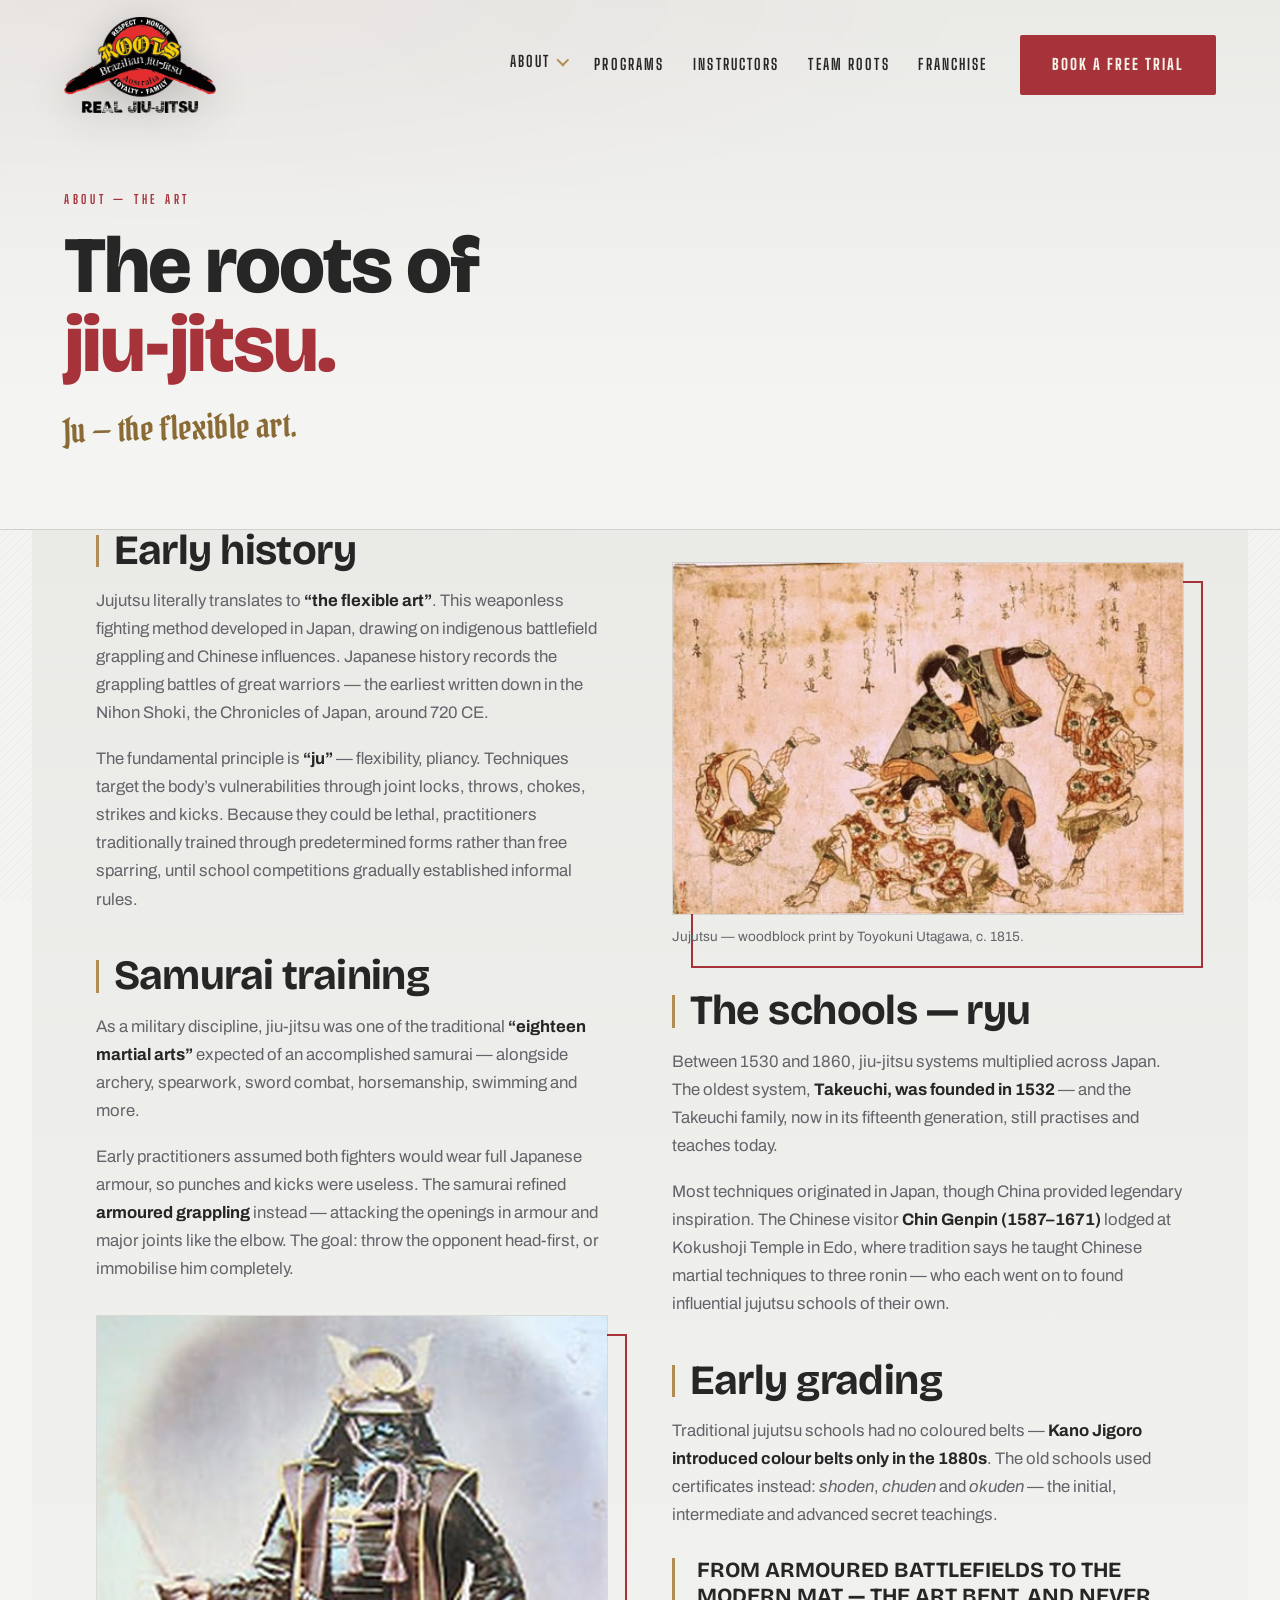
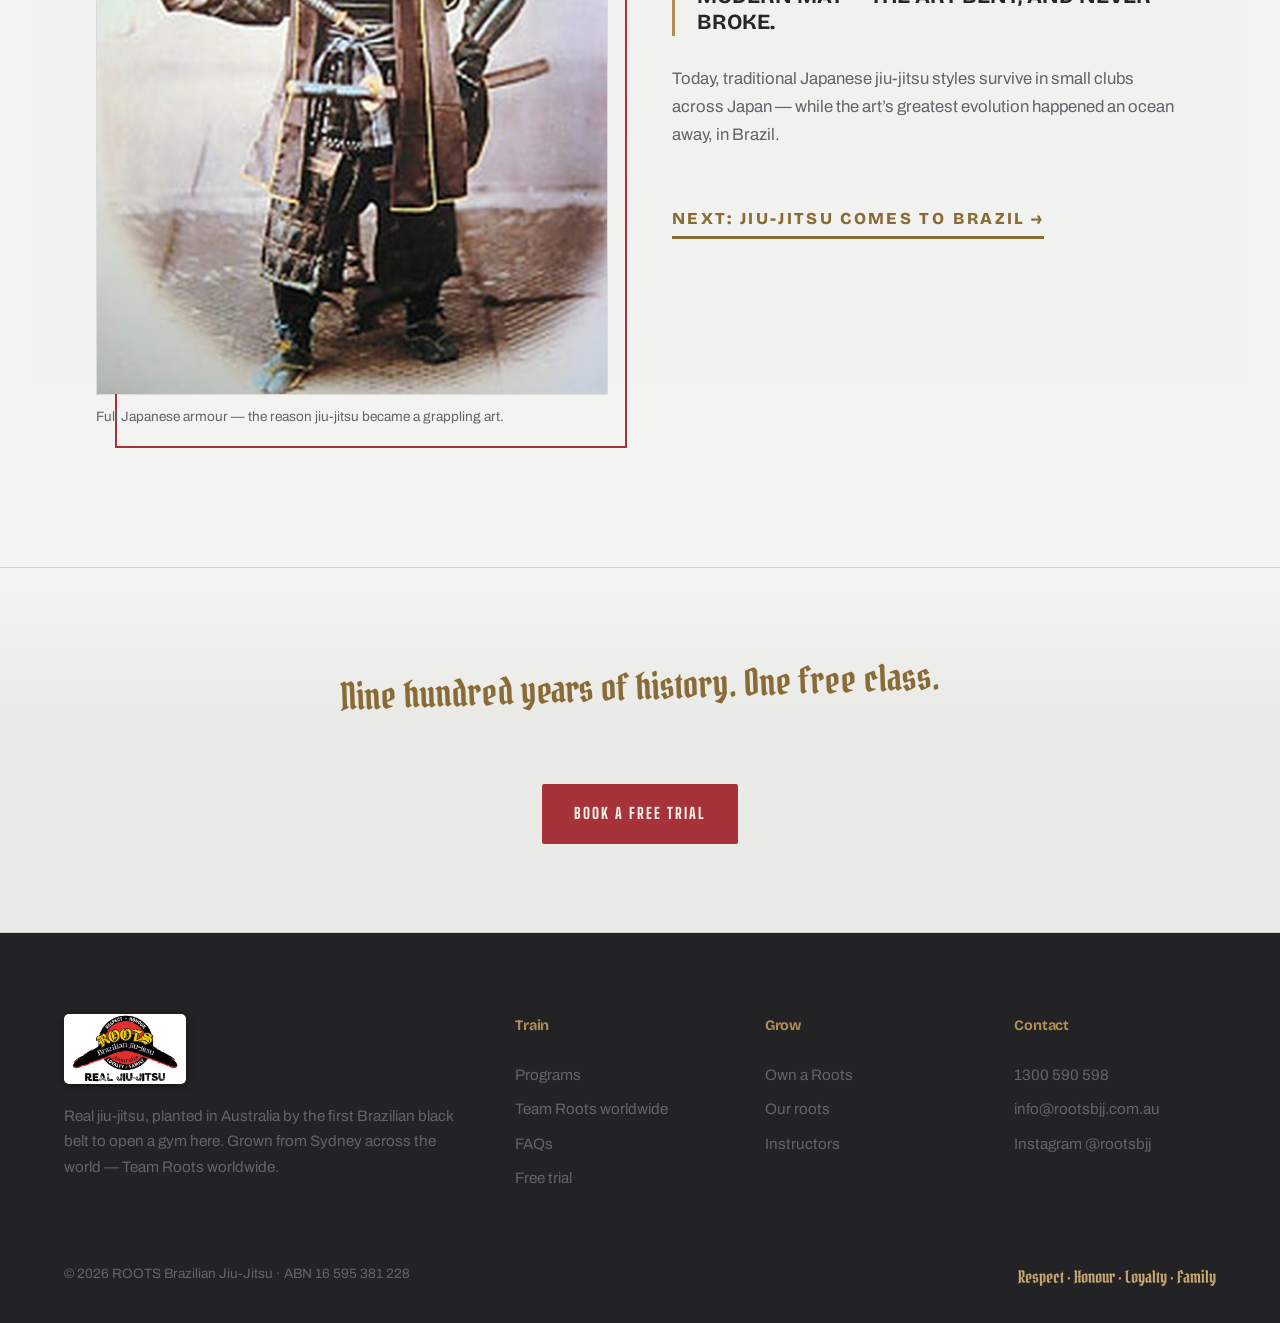
<file: history.html>
<!DOCTYPE html>
<html lang="en">
<head>
<meta charset="UTF-8">
<meta name="viewport" content="width=device-width, initial-scale=1.0">
<title>BJJ History — ROOTS Brazilian Jiu-Jitsu</title>
<meta name="description" content="From samurai battlefields to the modern mat — the Japanese origins of jiu-jitsu, the art the samurai called 'the flexible art'.">
<link rel="preconnect" href="https://fonts.googleapis.com">
<link rel="preconnect" href="https://fonts.gstatic.com" crossorigin>
<link href="https://fonts.googleapis.com/css2?family=Bricolage+Grotesque:opsz,wght@12..96,400..800&family=Big+Shoulders+Display:wght@500;700;800&family=Pirata+One&family=Archivo:ital,wght@0,400;0,500;0,600;0,700;1,400&display=swap" rel="stylesheet">
<link rel="stylesheet" href="styles.css">
<link rel="icon" type="image/png" href="assets/logo.png">
<!-- Meta Pixel -->
<script src="pixel.js"></script>
<noscript><img height="1" width="1" style="display:none" alt=""
src="https://www.facebook.com/tr?id=1573735667612795&amp;ev=PageView&amp;noscript=1"></noscript>
</head>
<body>

<header class="nav" id="nav">
  <a href="index.html" class="nav__logo"><img src="assets/logo-mark.png" alt="ROOTS Brazilian Jiu-Jitsu"></a>
  <nav class="nav__links" id="navLinks" aria-label="Main">
    <div class="nav__drop">
      <button class="nav__droptrigger" aria-expanded="false" aria-haspopup="true">About</button>
      <div class="nav__dropmenu">
        <a href="history.html" aria-current="page">BJJ History</a>
        <a href="history-brazil.html">BJJ in Brazil</a>
        <a href="lineage.html">Lineage</a>
        <a href="grading.html">Grading System</a>
        <a href="women.html">Women&rsquo;s BJJ</a>
        <a href="faqs.html">FAQs</a>
      </div>
    </div>
    <a href="index.html#programs">Programs</a>
    <a href="instructors.html">Instructors</a>
    <a href="academies.html">Team Roots</a>
    <a href="franchise.html">Franchise</a>
  </nav>
  <a href="index.html#trial" class="btn btn--gold nav__cta">Book a free trial</a>
  <button class="nav__burger" id="burger" aria-label="Open menu" aria-expanded="false"><span></span><span></span><span></span></button>
</header>

<section class="page-hero">
  <p class="section-eyebrow reveal">About &mdash; the art</p>
  <h1 class="page-hero__title reveal">The roots of<br><span>jiu&#8209;jitsu.</span></h1>
  <p class="page-hero__script reveal">Ju &mdash; the flexible art.</p>
</section>

<article class="prose">
  <div class="prose__grid">
    <div>
      <h2 class="reveal">Early history</h2>
      <p class="reveal">Jujutsu literally translates to <strong>&ldquo;the flexible art&rdquo;</strong>. This weaponless
        fighting method developed in Japan, drawing on indigenous battlefield grappling and Chinese influences.
        Japanese history records the grappling battles of great warriors &mdash; the earliest written down in the
        Nihon Shoki, the Chronicles of Japan, around 720 CE.</p>
      <p class="reveal">The fundamental principle is <strong>&ldquo;ju&rdquo;</strong> &mdash; flexibility, pliancy.
        Techniques target the body&rsquo;s vulnerabilities through joint locks, throws, chokes, strikes and kicks.
        Because they could be lethal, practitioners traditionally trained through predetermined forms rather than
        free sparring, until school competitions gradually established informal rules.</p>

      <h2 class="reveal">Samurai training</h2>
      <p class="reveal">As a military discipline, jiu-jitsu was one of the traditional
        <strong>&ldquo;eighteen martial arts&rdquo;</strong> expected of an accomplished samurai &mdash; alongside
        archery, spearwork, sword combat, horsemanship, swimming and more.</p>
      <p class="reveal">Early practitioners assumed both fighters would wear full Japanese armour, so punches and
        kicks were useless. The samurai refined <strong>armoured grappling</strong> instead &mdash; attacking the
        openings in armour and major joints like the elbow. The goal: throw the opponent head-first, or immobilise
        him completely.</p>
      <figure class="prose__figure reveal">
        <img src="assets/photos/samurai.jpg" alt="Samurai in full traditional armour" loading="lazy">
        <figcaption>Full Japanese armour &mdash; the reason jiu-jitsu became a grappling art.</figcaption>
      </figure>
    </div>
    <div>
      <figure class="prose__figure reveal">
        <img src="assets/photos/jujutsu-print.jpg" alt="Jujutsu woodblock print by Toyokuni Utagawa, circa 1815" loading="lazy">
        <figcaption>Jujutsu &mdash; woodblock print by Toyokuni Utagawa, c.&nbsp;1815.</figcaption>
      </figure>
      <h2 class="reveal">The schools &mdash; ryu</h2>
      <p class="reveal">Between 1530 and 1860, jiu-jitsu systems multiplied across Japan. The oldest system,
        <strong>Takeuchi, was founded in 1532</strong> &mdash; and the Takeuchi family, now in its fifteenth
        generation, still practises and teaches today.</p>
      <p class="reveal">Most techniques originated in Japan, though China provided legendary inspiration. The
        Chinese visitor <strong>Chin Genpin (1587&ndash;1671)</strong> lodged at Kokushoji Temple in Edo, where
        tradition says he taught Chinese martial techniques to three ronin &mdash; who each went on to found
        influential jujutsu schools of their own.</p>

      <h2 class="reveal">Early grading</h2>
      <p class="reveal">Traditional jujutsu schools had no coloured belts &mdash; <strong>Kano Jigoro introduced
        colour belts only in the 1880s</strong>. The old schools used certificates instead: <em>shoden</em>,
        <em>chuden</em> and <em>okuden</em> &mdash; the initial, intermediate and advanced secret teachings.</p>
      <blockquote class="reveal">From armoured battlefields to the modern mat &mdash; the art bent, and never broke.</blockquote>
      <p class="reveal">Today, traditional Japanese jiu-jitsu styles survive in small clubs across Japan &mdash;
        while the art&rsquo;s greatest evolution happened an ocean away, in Brazil.</p>
      <p class="reveal"><a class="story__link" href="history-brazil.html" style="color:var(--gold-ink);border-color:var(--gold-ink)">Next: jiu-jitsu comes to Brazil &rarr;</a></p>
    </div>
  </div>
</article>

<section class="page-cta">
  <p class="trial__script reveal">Nine hundred years of history. One free class.</p><br>
  <a href="index.html#trial" class="btn btn--gold reveal">Book a free trial</a>
</section>

<footer class="footer">
  <div class="footer__top">
    <div class="footer__brand">
      <img src="assets/logo.png" alt="ROOTS Brazilian Jiu-Jitsu">
      <p>Real jiu-jitsu, planted in Australia by the first Brazilian black belt to open a gym here.
        Grown from Sydney across the world &mdash; Team Roots worldwide.</p>
    </div>
    <nav class="footer__col" aria-label="Train">
      <h4>Train</h4>
      <a href="index.html#programs">Programs</a>
      <a href="academies.html">Team Roots worldwide</a>
      <a href="faqs.html">FAQs</a>
      <a href="index.html#trial">Free trial</a>
    </nav>
    <nav class="footer__col" aria-label="Grow">
      <h4>Grow</h4>
      <a href="franchise.html">Own a Roots</a>
      <a href="index.html#story">Our roots</a>
      <a href="instructors.html">Instructors</a>
    </nav>
    <div class="footer__col">
      <h4>Contact</h4>
      <a href="tel:1300590598">1300 590 598</a>
      <a href="mailto:info@rootsbjj.com.au">info@rootsbjj.com.au</a>
      <a href="https://instagram.com/rootsbjj" target="_blank" rel="noopener">Instagram @rootsbjj</a>
    </div>
  </div>
  <div class="footer__bottom">
    <span>&copy; 2026 ROOTS Brazilian Jiu-Jitsu &middot; ABN 16 595 381 228</span>
    <span class="footer__values">Respect &middot; Honour &middot; Loyalty &middot; Family</span>
  </div>
</footer>

<script src="page.js"></script>
</body>
</html>
</file>
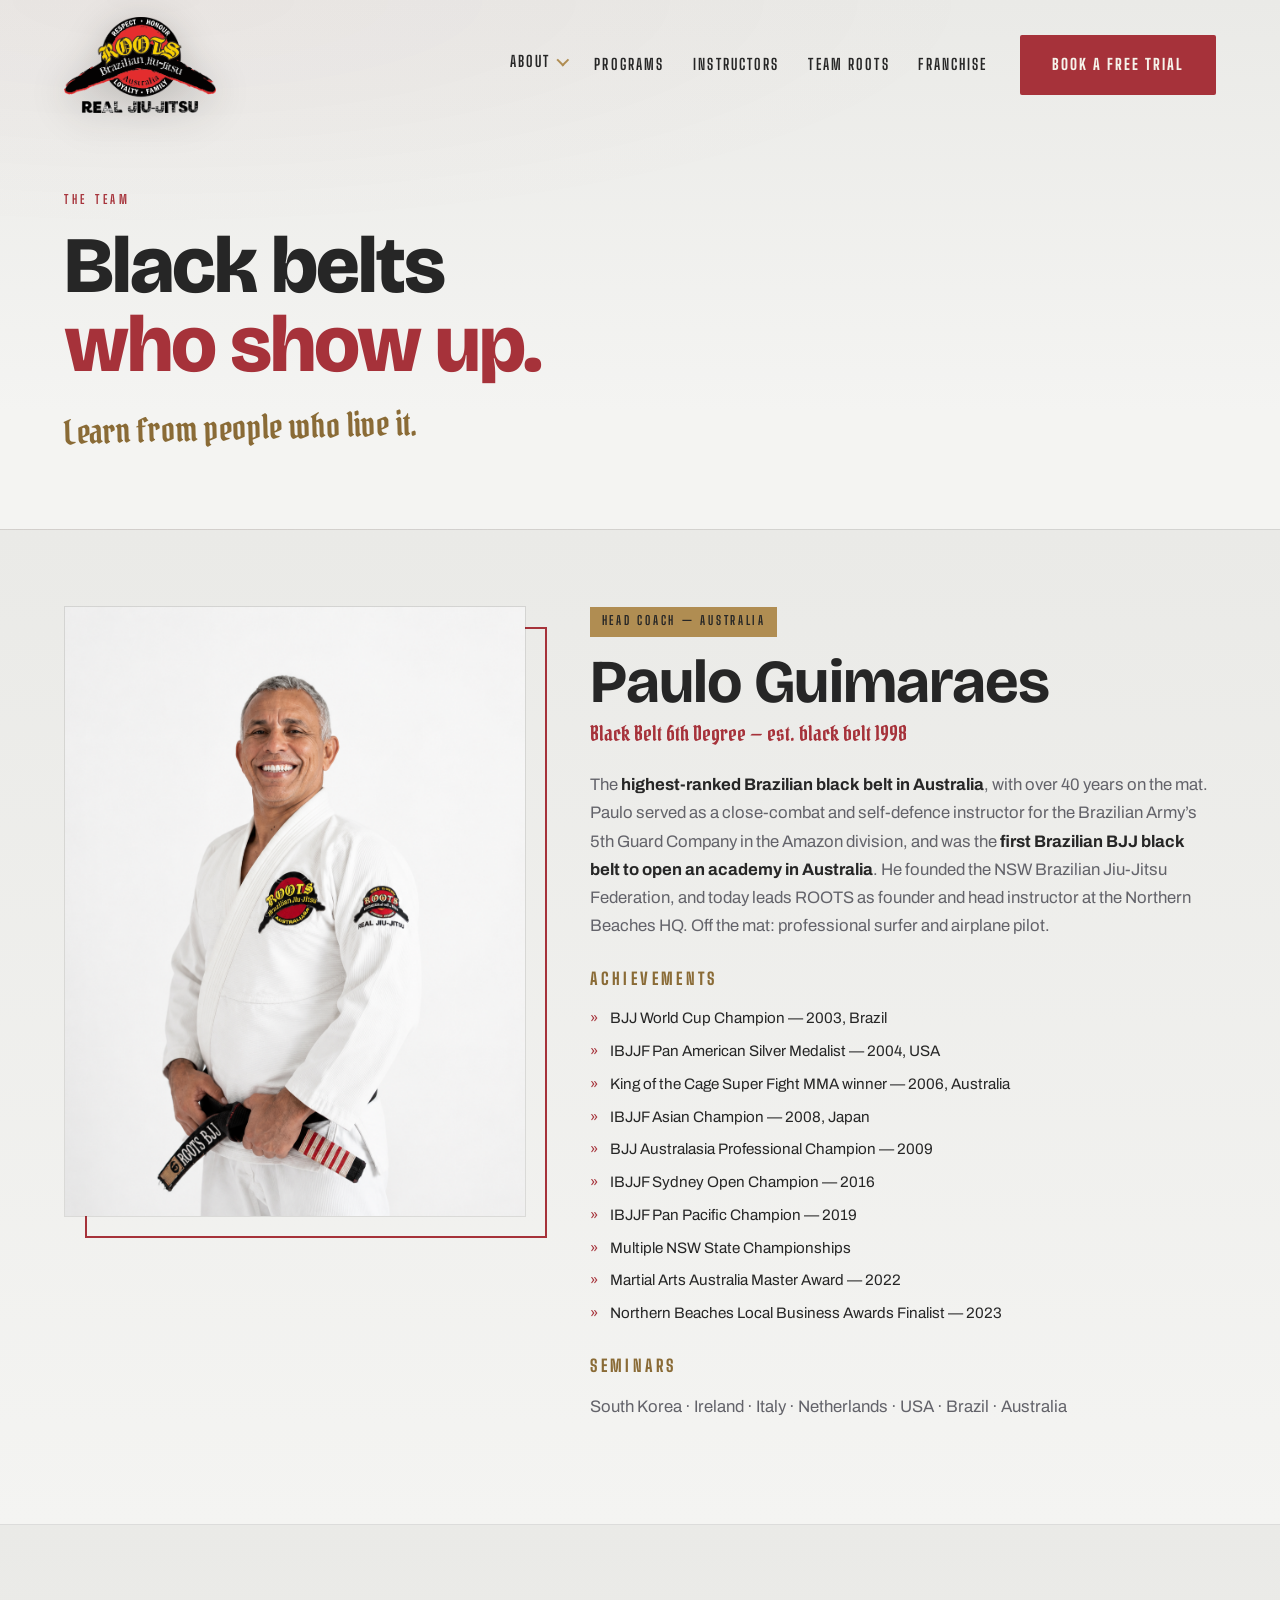
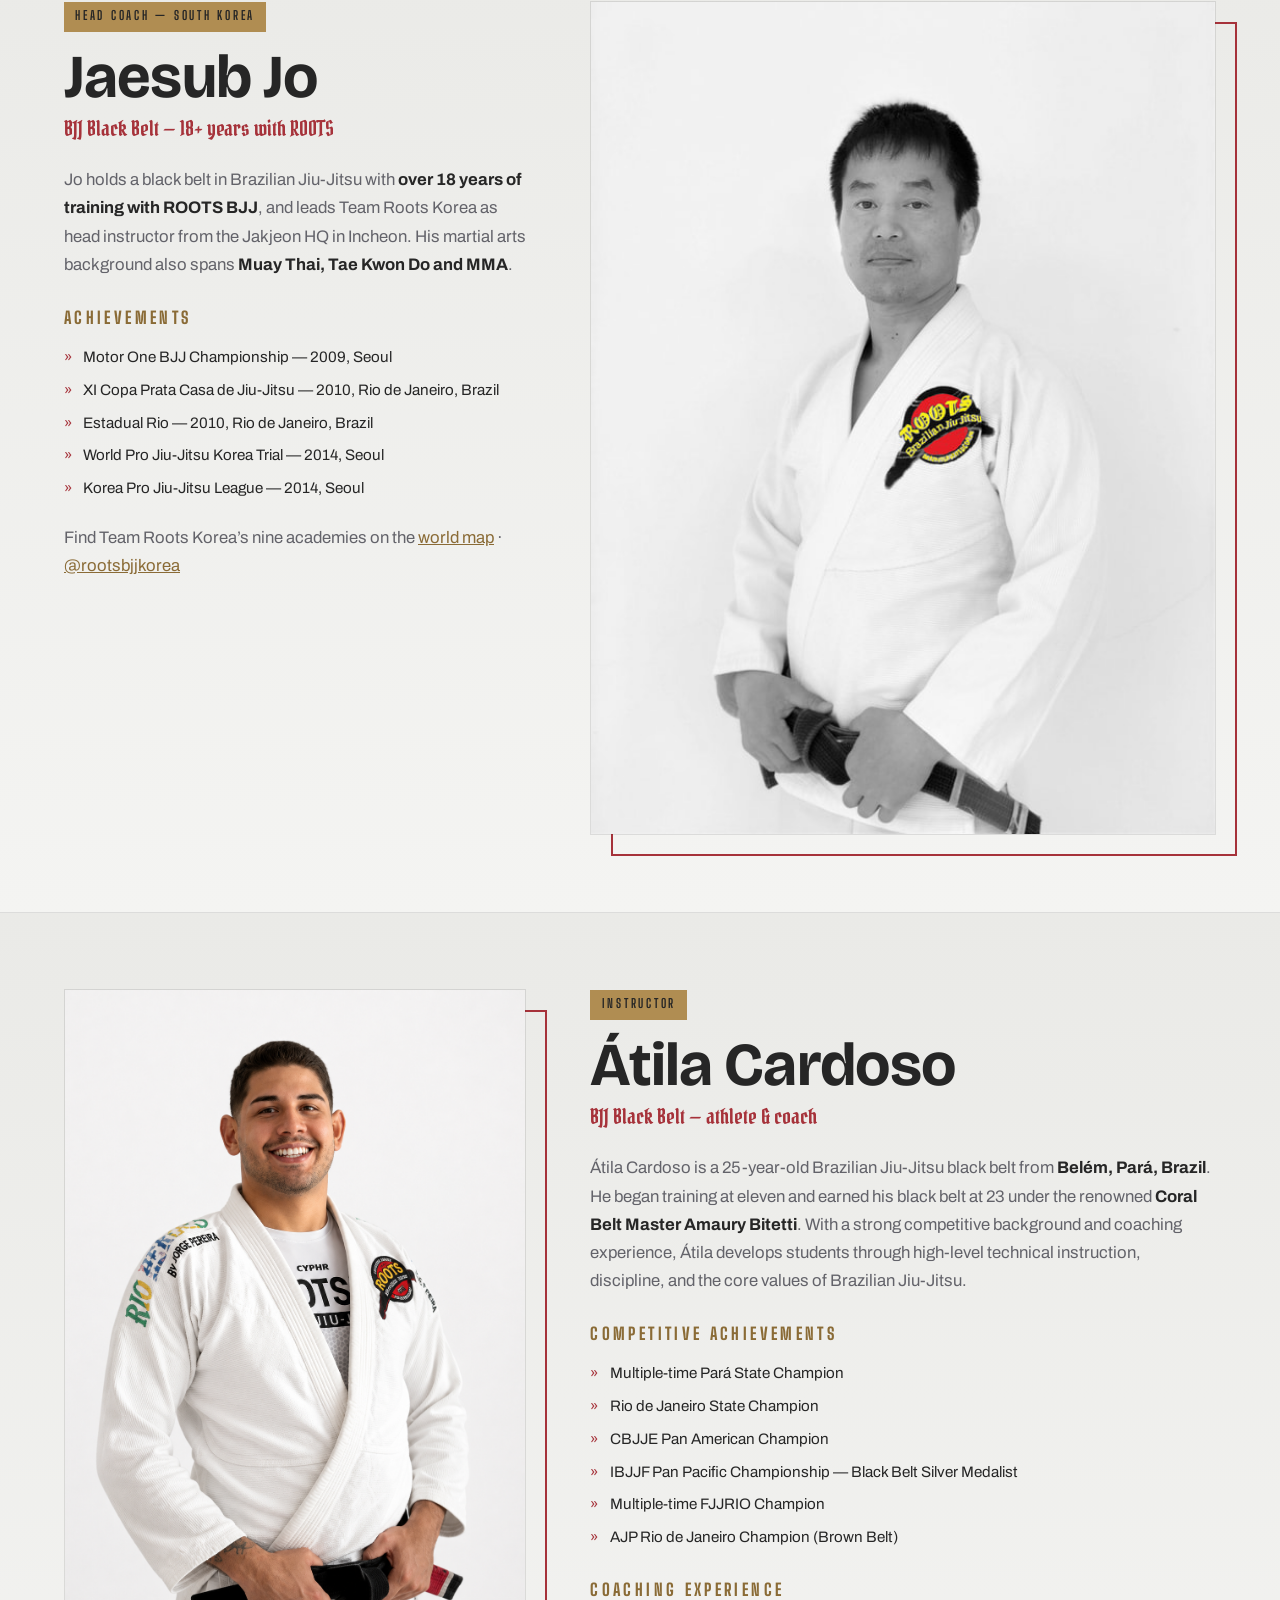
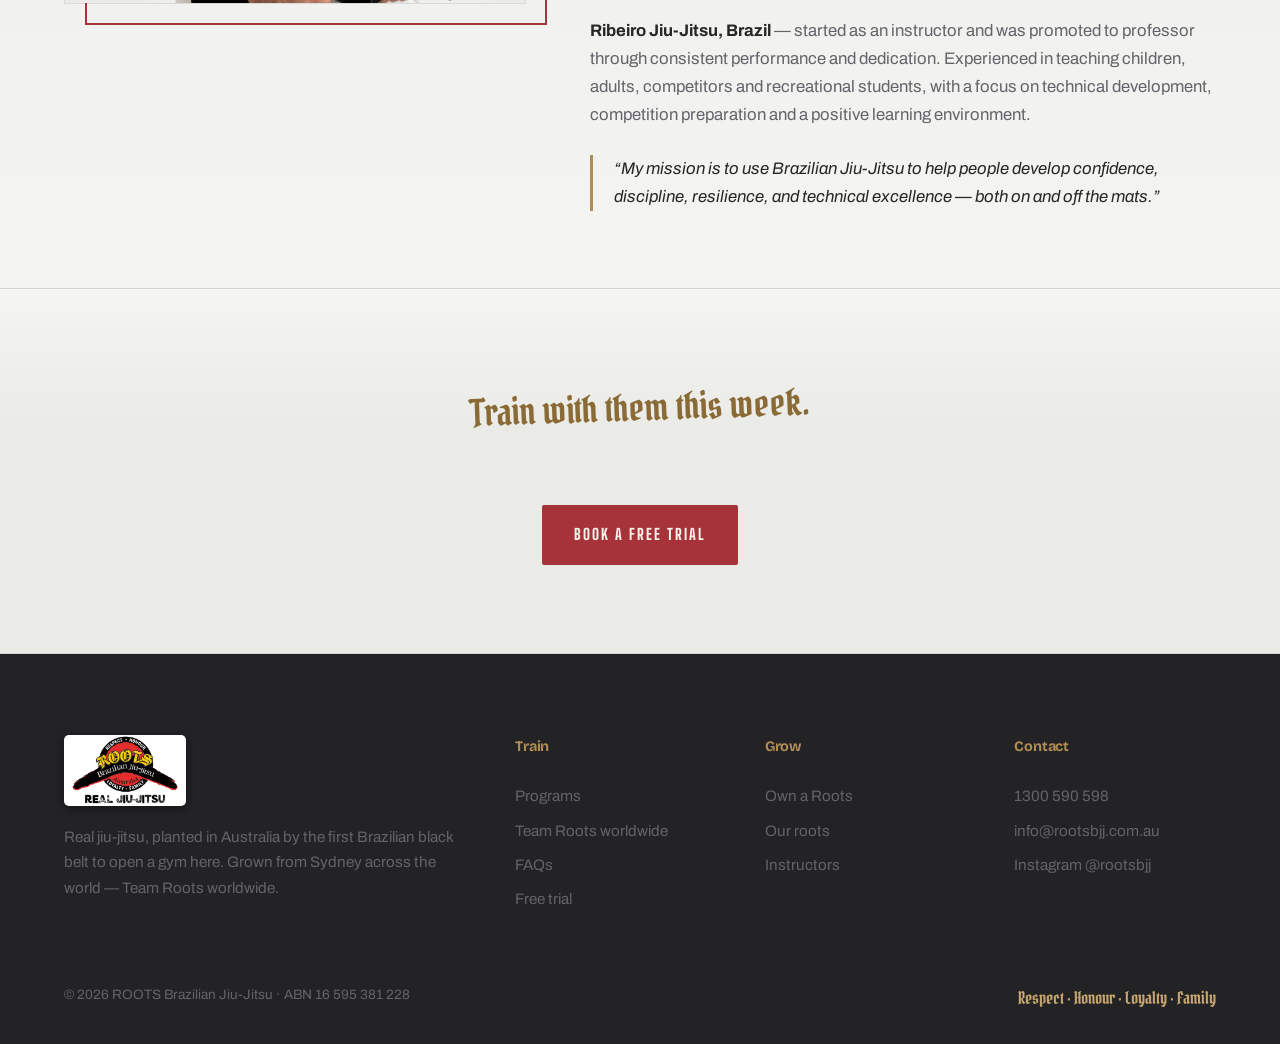
<file: instructors.html>
<!DOCTYPE html>
<html lang="en">
<head>
<meta charset="UTF-8">
<meta name="viewport" content="width=device-width, initial-scale=1.0">
<title>Instructors — ROOTS Brazilian Jiu-Jitsu</title>
<meta name="description" content="The ROOTS BJJ coaching team — Head Coach Paulo Guimaraes (6th degree black belt), Head Coach Korea Jaesub Jo, and black belt Átila Cardoso.">
<link rel="preconnect" href="https://fonts.googleapis.com">
<link rel="preconnect" href="https://fonts.gstatic.com" crossorigin>
<link href="https://fonts.googleapis.com/css2?family=Bricolage+Grotesque:opsz,wght@12..96,400..800&family=Big+Shoulders+Display:wght@500;700;800&family=Pirata+One&family=Archivo:ital,wght@0,400;0,500;0,600;0,700;1,400&display=swap" rel="stylesheet">
<link rel="stylesheet" href="styles.css">
<link rel="icon" type="image/png" href="assets/logo.png">
<!-- Meta Pixel -->
<script src="pixel.js"></script>
<noscript><img height="1" width="1" style="display:none" alt=""
src="https://www.facebook.com/tr?id=1573735667612795&amp;ev=PageView&amp;noscript=1"></noscript>
</head>
<body>

<header class="nav" id="nav">
  <a href="index.html" class="nav__logo"><img src="assets/logo-mark.png" alt="ROOTS Brazilian Jiu-Jitsu"></a>
  <nav class="nav__links" id="navLinks" aria-label="Main">
    <div class="nav__drop">
      <button class="nav__droptrigger" aria-expanded="false" aria-haspopup="true">About</button>
      <div class="nav__dropmenu">
        <a href="history.html">BJJ History</a>
        <a href="history-brazil.html">BJJ in Brazil</a>
        <a href="lineage.html">Lineage</a>
        <a href="grading.html">Grading System</a>
        <a href="women.html">Women&rsquo;s BJJ</a>
        <a href="faqs.html">FAQs</a>
      </div>
    </div>
    <a href="index.html#programs">Programs</a>
    <a href="instructors.html" aria-current="page">Instructors</a>
    <a href="academies.html">Team Roots</a>
    <a href="franchise.html">Franchise</a>
  </nav>
  <a href="index.html#trial" class="btn btn--gold nav__cta">Book a free trial</a>
  <button class="nav__burger" id="burger" aria-label="Open menu" aria-expanded="false"><span></span><span></span><span></span></button>
</header>

<section class="page-hero">
  <p class="section-eyebrow reveal">The team</p>
  <h1 class="page-hero__title reveal">Black belts<br><span>who show up.</span></h1>
  <p class="page-hero__script reveal">Learn from people who live it.</p>
</section>

<!-- ============ PAULO ============ -->
<section class="coach" id="paulo">
  <div class="coach__photo reveal" data-parallax="0.06">
    <img src="assets/instructors/paulo.png" alt="Professor Paulo Guimaraes in a white ROOTS gi, holding his 6th degree black belt">
  </div>
  <div>
    <span class="coach__tag reveal">Head Coach &mdash; Australia</span>
    <h2 class="reveal">Paulo Guimaraes</h2>
    <p class="coach__rank reveal">Black Belt 6th Degree &mdash; est. black belt 1998</p>
    <p class="coach__bio reveal">The <strong>highest-ranked Brazilian black belt in Australia</strong>, with over
      40 years on the mat. Paulo served as a close-combat and self-defence instructor for the Brazilian Army&rsquo;s
      5th Guard Company in the Amazon division, and was the <strong>first Brazilian BJJ black belt to open an
      academy in Australia</strong>. He founded the NSW Brazilian Jiu-Jitsu Federation, and today leads ROOTS as
      founder and head instructor at the Northern Beaches HQ. Off the mat: professional surfer and airplane pilot.</p>
    <h3 class="reveal">Achievements</h3>
    <ul class="reveal">
      <li>BJJ World Cup Champion &mdash; 2003, Brazil</li>
      <li>IBJJF Pan American Silver Medalist &mdash; 2004, USA</li>
      <li>King of the Cage Super Fight MMA winner &mdash; 2006, Australia</li>
      <li>IBJJF Asian Champion &mdash; 2008, Japan</li>
      <li>BJJ Australasia Professional Champion &mdash; 2009</li>
      <li>IBJJF Sydney Open Champion &mdash; 2016</li>
      <li>IBJJF Pan Pacific Champion &mdash; 2019</li>
      <li>Multiple NSW State Championships</li>
      <li>Martial Arts Australia Master Award &mdash; 2022</li>
      <li>Northern Beaches Local Business Awards Finalist &mdash; 2023</li>
    </ul>
    <h3 class="reveal">Seminars</h3>
    <p class="coach__bio reveal">South Korea &middot; Ireland &middot; Italy &middot; Netherlands &middot; USA
      &middot; Brazil &middot; Australia</p>
  </div>
</section>

<!-- ============ JAESUB ============ -->
<section class="coach" id="jaesub">
  <div class="coach__photo reveal" data-parallax="0.06">
    <img src="assets/instructors/jaesub.jpg" alt="Jaesub Jo, head instructor of ROOTS BJJ Korea">
  </div>
  <div>
    <span class="coach__tag reveal">Head Coach &mdash; South Korea</span>
    <h2 class="reveal">Jaesub Jo</h2>
    <p class="coach__rank reveal">BJJ Black Belt &mdash; 18+ years with ROOTS</p>
    <p class="coach__bio reveal">Jo holds a black belt in Brazilian Jiu-Jitsu with <strong>over 18 years of
      training with ROOTS BJJ</strong>, and leads Team Roots Korea as head instructor from the Jakjeon HQ in
      Incheon. His martial arts background also spans <strong>Muay Thai, Tae Kwon Do and MMA</strong>.</p>
    <h3 class="reveal">Achievements</h3>
    <ul class="reveal">
      <li>Motor One BJJ Championship &mdash; 2009, Seoul</li>
      <li>XI Copa Prata Casa de Jiu-Jitsu &mdash; 2010, Rio de Janeiro, Brazil</li>
      <li>Estadual Rio &mdash; 2010, Rio de Janeiro, Brazil</li>
      <li>World Pro Jiu-Jitsu Korea Trial &mdash; 2014, Seoul</li>
      <li>Korea Pro Jiu-Jitsu League &mdash; 2014, Seoul</li>
    </ul>
    <p class="coach__bio reveal" style="margin-top:1.4rem">Find Team Roots Korea&rsquo;s nine academies on the
      <a href="academies.html" style="color:var(--gold-ink)">world map</a> &middot;
      <a href="https://instagram.com/rootsbjjkorea" target="_blank" rel="noopener" style="color:var(--gold-ink)">@rootsbjjkorea</a></p>
  </div>
</section>

<!-- ============ ATILA ============ -->
<section class="coach" id="atila">
  <div class="coach__photo reveal" data-parallax="0.06">
    <img src="assets/instructors/atila.png" alt="Átila Cardoso, Brazilian Jiu-Jitsu black belt, in a white gi">
  </div>
  <div>
    <span class="coach__tag reveal">Instructor</span>
    <h2 class="reveal">&Aacute;tila Cardoso</h2>
    <p class="coach__rank reveal">BJJ Black Belt &mdash; athlete &amp; coach</p>
    <p class="coach__bio reveal">&Aacute;tila Cardoso is a 25-year-old Brazilian Jiu-Jitsu black belt from
      <strong>Bel&eacute;m, Par&aacute;, Brazil</strong>. He began training at eleven and earned his black belt at
      23 under the renowned <strong>Coral Belt Master Amaury Bitetti</strong>. With a strong competitive background
      and coaching experience, &Aacute;tila develops students through high-level technical instruction, discipline,
      and the core values of Brazilian Jiu-Jitsu.</p>
    <h3 class="reveal">Competitive achievements</h3>
    <ul class="reveal">
      <li>Multiple-time Par&aacute; State Champion</li>
      <li>Rio de Janeiro State Champion</li>
      <li>CBJJE Pan American Champion</li>
      <li>IBJJF Pan Pacific Championship &mdash; Black Belt Silver Medalist</li>
      <li>Multiple-time FJJRIO Champion</li>
      <li>AJP Rio de Janeiro Champion (Brown Belt)</li>
    </ul>
    <h3 class="reveal">Coaching experience</h3>
    <p class="coach__bio reveal"><strong>Ribeiro Jiu-Jitsu, Brazil</strong> &mdash; started as an instructor and
      was promoted to professor through consistent performance and dedication. Experienced in teaching children,
      adults, competitors and recreational students, with a focus on technical development, competition preparation
      and a positive learning environment.</p>
    <blockquote class="reveal">&ldquo;My mission is to use Brazilian Jiu-Jitsu to help people develop confidence,
      discipline, resilience, and technical excellence &mdash; both on and off the mats.&rdquo;</blockquote>
  </div>
</section>

<section class="page-cta">
  <p class="trial__script reveal">Train with them this week.</p><br>
  <a href="index.html#trial" class="btn btn--gold reveal">Book a free trial</a>
</section>

<footer class="footer">
  <div class="footer__top">
    <div class="footer__brand">
      <img src="assets/logo.png" alt="ROOTS Brazilian Jiu-Jitsu">
      <p>Real jiu-jitsu, planted in Australia by the first Brazilian black belt to open a gym here.
        Grown from Sydney across the world &mdash; Team Roots worldwide.</p>
    </div>
    <nav class="footer__col" aria-label="Train">
      <h4>Train</h4>
      <a href="index.html#programs">Programs</a>
      <a href="academies.html">Team Roots worldwide</a>
      <a href="faqs.html">FAQs</a>
      <a href="index.html#trial">Free trial</a>
    </nav>
    <nav class="footer__col" aria-label="Grow">
      <h4>Grow</h4>
      <a href="franchise.html">Own a Roots</a>
      <a href="index.html#story">Our roots</a>
      <a href="instructors.html">Instructors</a>
    </nav>
    <div class="footer__col">
      <h4>Contact</h4>
      <a href="tel:1300590598">1300 590 598</a>
      <a href="mailto:info@rootsbjj.com.au">info@rootsbjj.com.au</a>
      <a href="https://instagram.com/rootsbjj" target="_blank" rel="noopener">Instagram @rootsbjj</a>
    </div>
  </div>
  <div class="footer__bottom">
    <span>&copy; 2026 ROOTS Brazilian Jiu-Jitsu &middot; ABN 16 595 381 228</span>
    <span class="footer__values">Respect &middot; Honour &middot; Loyalty &middot; Family</span>
  </div>
</footer>

<script src="page.js"></script>
</body>
</html>
</file>
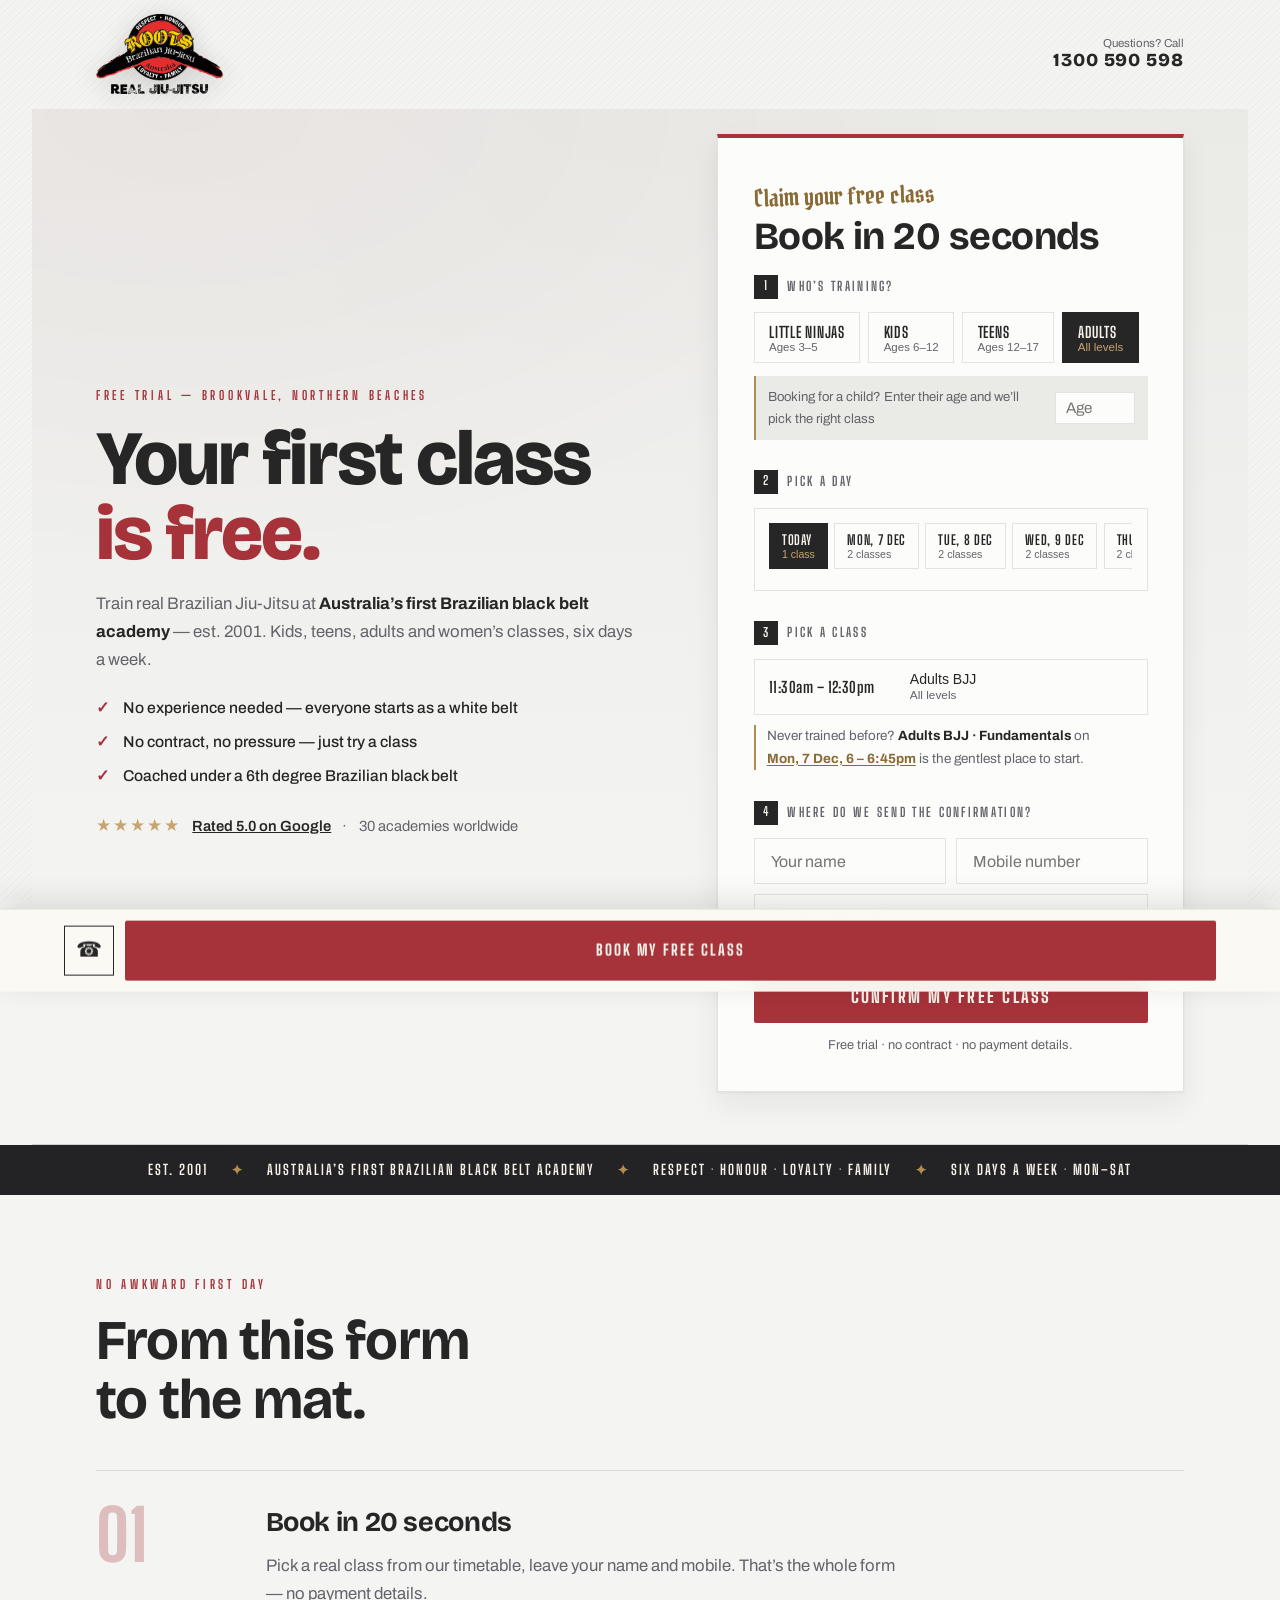
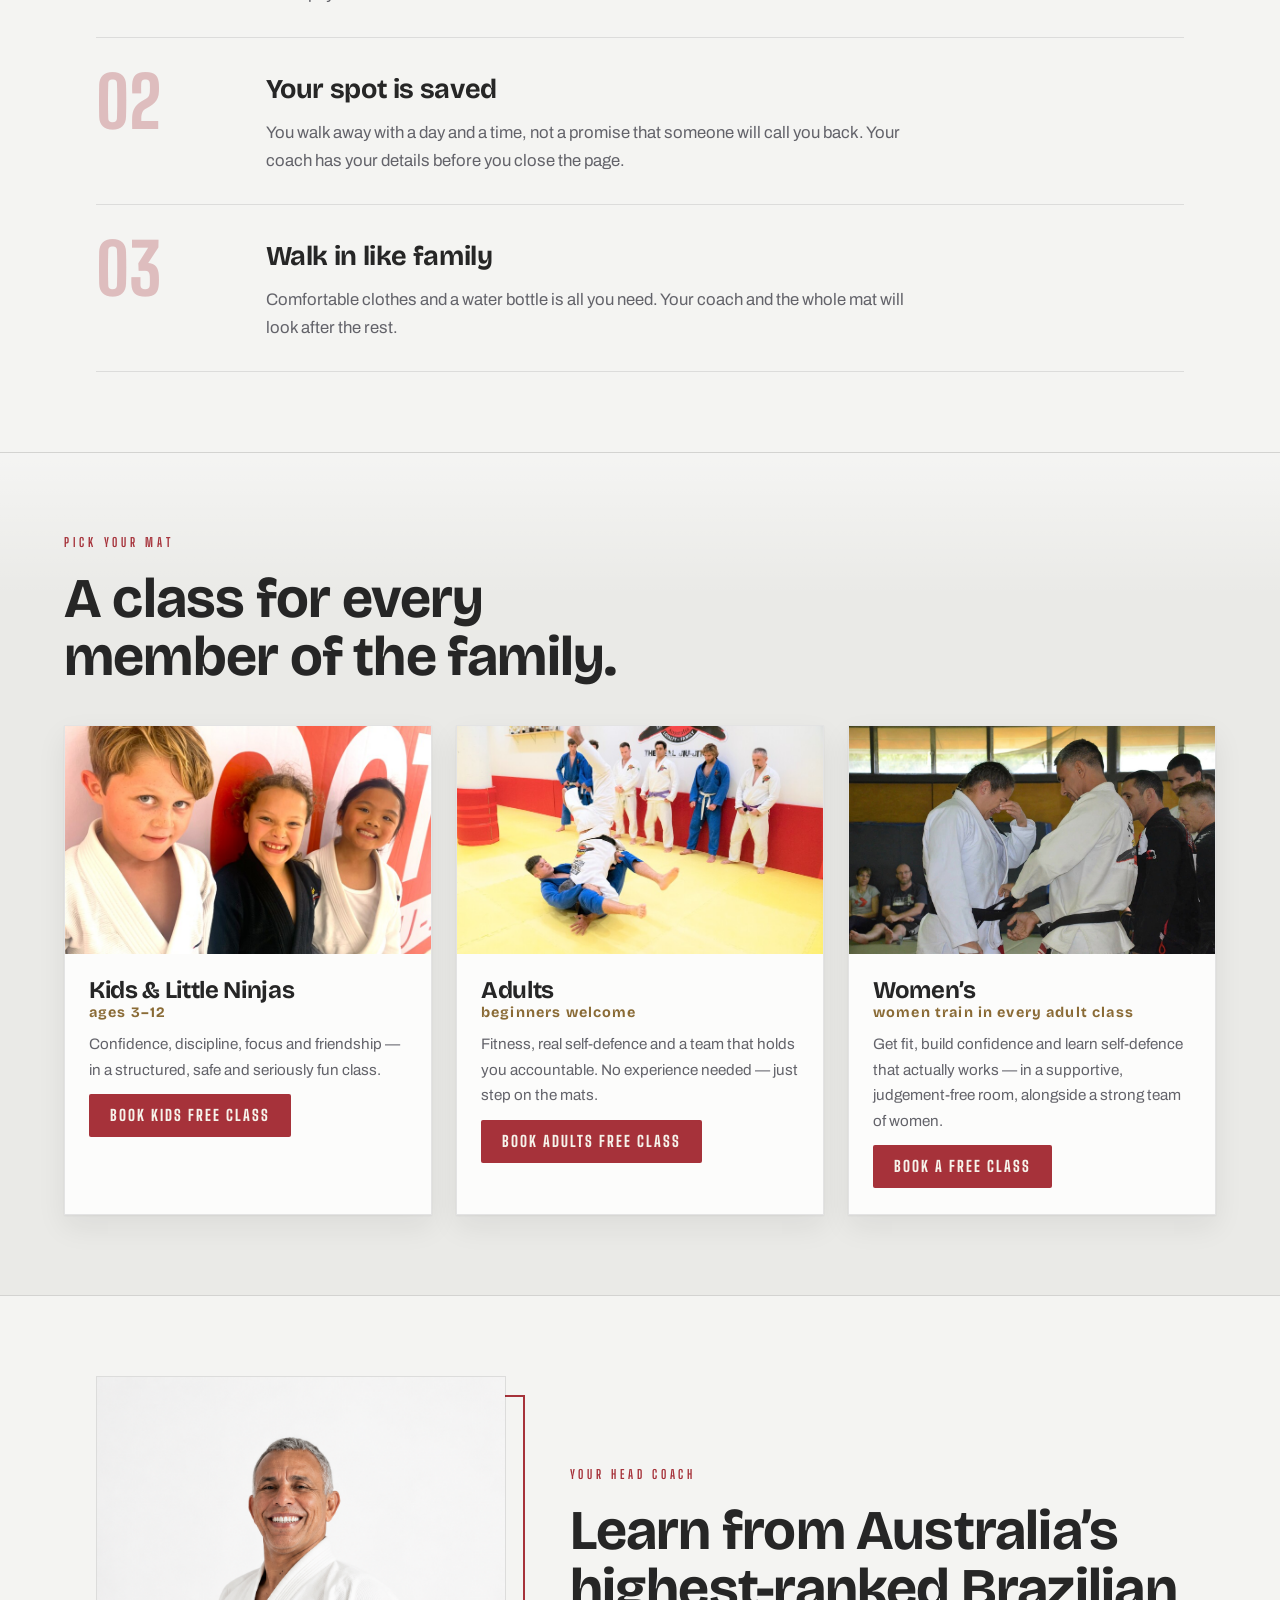
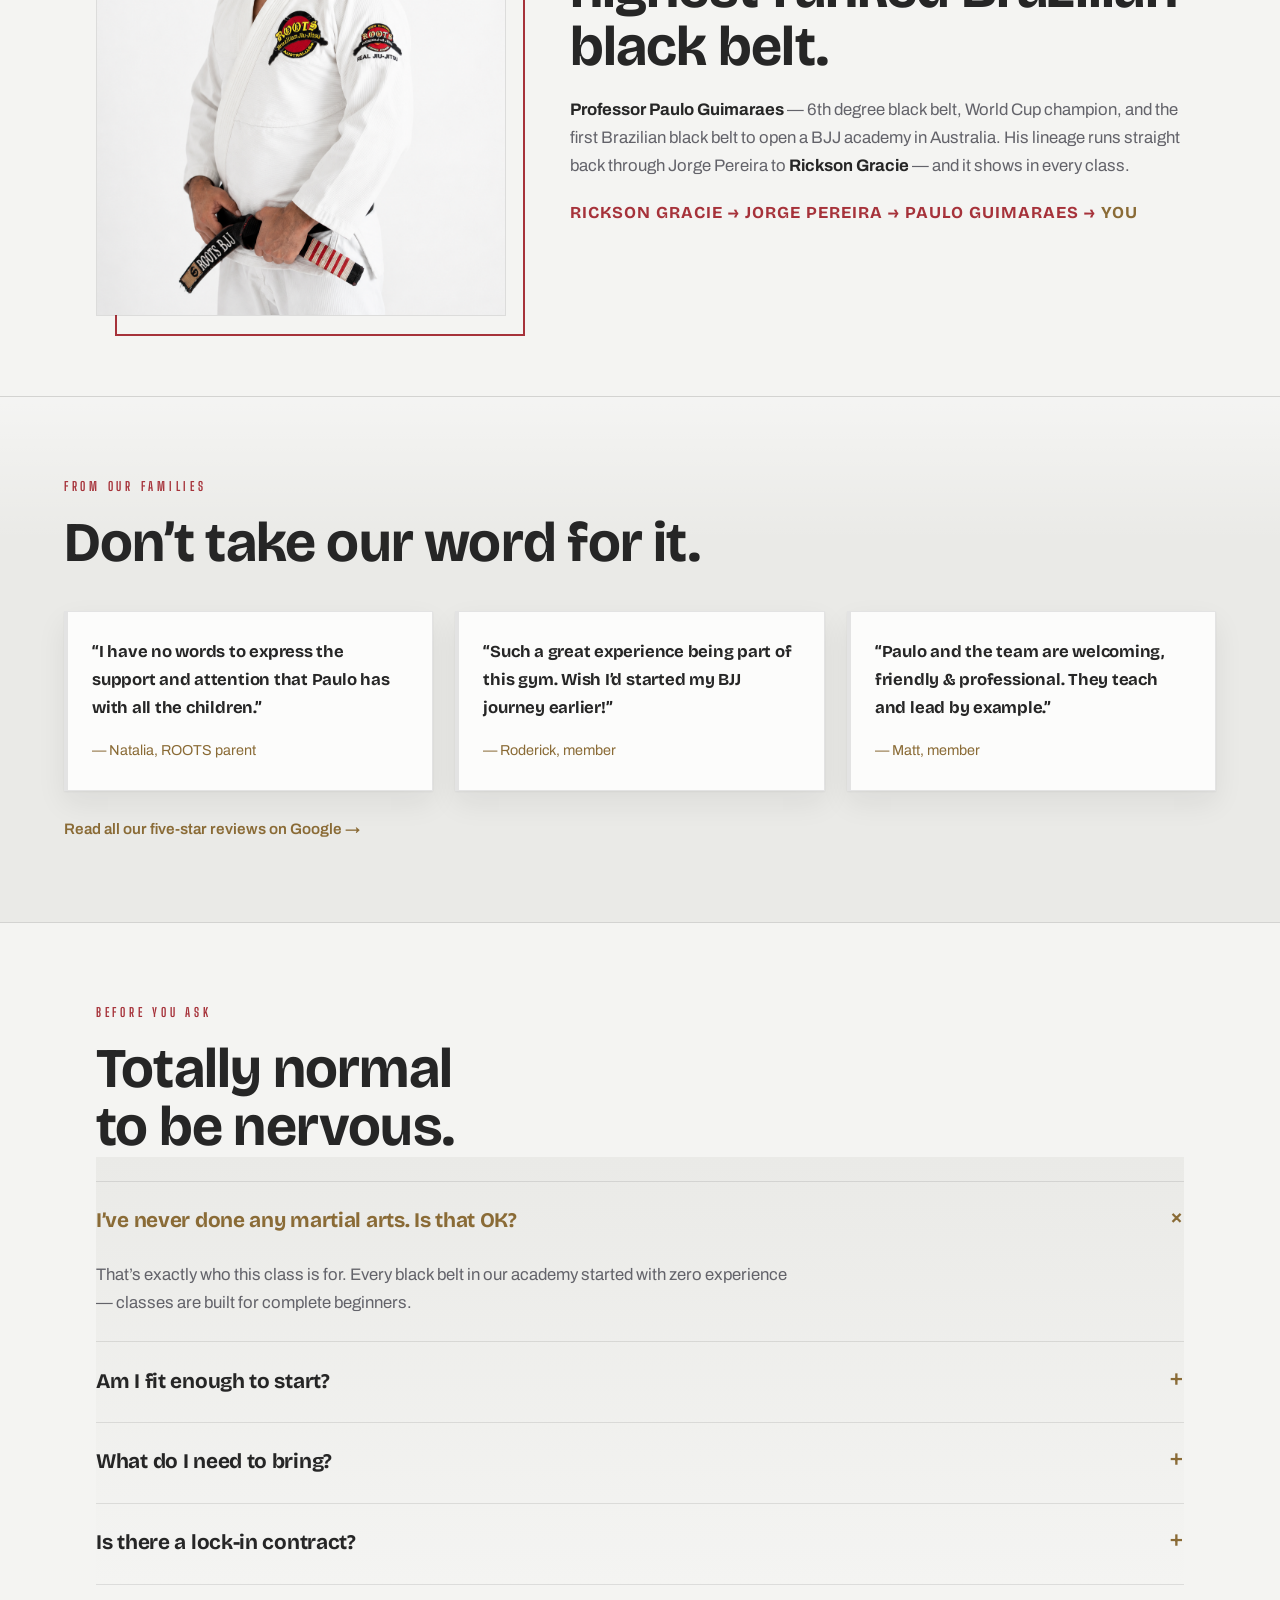
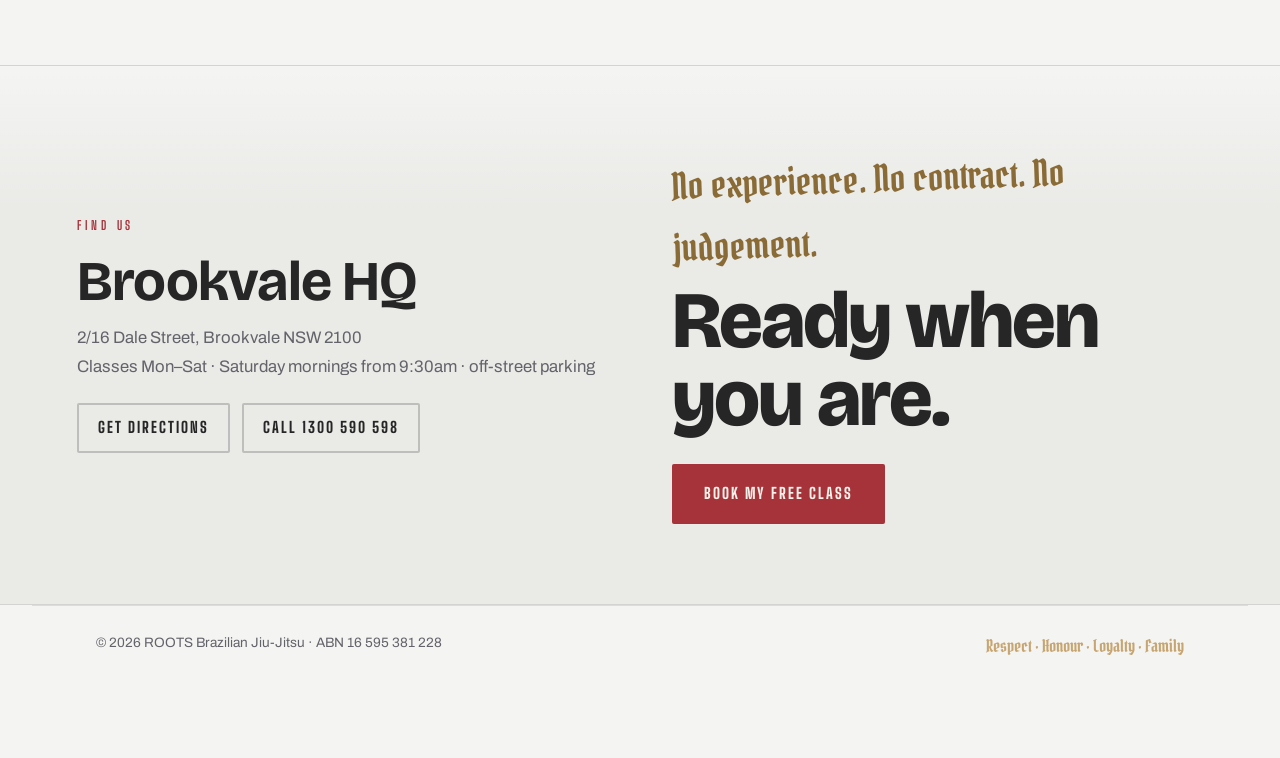
<file: landing.html>
<!DOCTYPE html>
<html lang="en">
<head>
<meta charset="UTF-8">
<meta name="viewport" content="width=device-width, initial-scale=1.0">
<title>Free Trial Class — ROOTS BJJ Brookvale | Northern Beaches</title>
<meta name="description" content="Book your free Brazilian Jiu-Jitsu class at ROOTS BJJ Brookvale. Australia's first Brazilian black belt academy, est. 2001. Kids, teens, adults & women's classes — no experience, no contract.">
<meta name="robots" content="noindex">
<link rel="preconnect" href="https://fonts.googleapis.com">
<link rel="preconnect" href="https://fonts.gstatic.com" crossorigin>
<link href="https://fonts.googleapis.com/css2?family=Bricolage+Grotesque:opsz,wght@12..96,400..800&family=Big+Shoulders+Display:wght@700;800&family=Pirata+One&family=Archivo:ital,wght@0,400;0,500;0,600;0,700;1,400&display=swap" rel="stylesheet">
<link rel="stylesheet" href="styles.css">
<link rel="icon" type="image/png" href="assets/logo.png">
<!-- Meta Pixel -->
<script src="pixel.js"></script>
<noscript><img height="1" width="1" style="display:none" alt=""
src="https://www.facebook.com/tr?id=1573735667612795&amp;ev=PageView&amp;noscript=1"></noscript>
</head>
<body class="ld">

<!-- ============ TOP BAR (no nav — one goal) ============ -->
<header class="ld-top">
  <img src="assets/logo-mark.png" alt="ROOTS Brazilian Jiu-Jitsu" class="ld-top__logo">
  <a href="tel:1300590598" class="ld-top__call">
    <span class="ld-top__call-label">Questions? Call</span>
    <strong>1300 590 598</strong>
  </a>
</header>

<!-- ============ HERO + FORM (everything above the fold) ============ -->
<section class="ld-hero" id="book">
  <div class="ld-hero__pitch">
    <p class="ld-eyebrow reveal">Free trial &mdash; Brookvale, Northern Beaches</p>
    <h1 class="ld-h1 reveal">Your first class<br><span>is free.</span></h1>
    <p class="ld-sub reveal">Train real Brazilian Jiu-Jitsu at <strong>Australia&rsquo;s first Brazilian
      black belt academy</strong> &mdash; est. 2001. Kids, teens, adults and women&rsquo;s classes,
      six days a week.</p>
    <ul class="ld-props">
      <li class="reveal">No experience needed &mdash; everyone starts as a white belt</li>
      <li class="reveal">No contract, no pressure &mdash; just try a class</li>
      <li class="reveal">Coached under a 6th degree Brazilian black belt</li>
    </ul>
    <div class="ld-proofrow reveal">
      <span class="ld-stars" aria-label="Five star rated">&#9733;&#9733;&#9733;&#9733;&#9733;</span>
      <a href="https://share.google/QkVXt9Tm8a8Wcst5l" target="_blank" rel="noopener">Rated 5.0 on Google</a>
      <span aria-hidden="true">&middot;</span>
      <span>30 academies worldwide</span>
    </div>
  </div>

  <div class="ld-card reveal" id="form">
    <p class="ld-card__script">Claim your free class</p>
    <h2 class="ld-card__title">Book in 20 seconds</h2>
    <div data-booking data-variant="compact"></div>
  </div>
</section>

<!-- ============ TRUST STRIP ============ -->
<div class="ld-strip" aria-hidden="true">
  <span>Est. 2001</span><i>&#10022;</i>
  <span>Australia&rsquo;s first Brazilian black belt academy</span><i>&#10022;</i>
  <span>Respect &middot; Honour &middot; Loyalty &middot; Family</span><i>&#10022;</i>
  <span>Six days a week &middot; Mon&ndash;Sat</span>
</div>

<!-- ============ WHAT HAPPENS NEXT ============ -->
<section class="ld-section">
  <p class="section-eyebrow reveal">No awkward first day</p>
  <h2 class="section-title reveal">From this form<br>to the mat.</h2>
  <ol class="steps">
    <li class="step reveal">
      <span class="step__num">01</span>
      <div>
        <h3>Book in 20 seconds</h3>
        <p>Pick a real class from our timetable, leave your name and mobile. That&rsquo;s the whole
          form &mdash; no payment details.</p>
      </div>
    </li>
    <li class="step reveal">
      <span class="step__num">02</span>
      <div>
        <h3>Your spot is saved</h3>
        <p>You walk away with a day and a time, not a promise that someone will call you back.
          Your coach has your details before you close the page.</p>
      </div>
    </li>
    <li class="step reveal">
      <span class="step__num">03</span>
      <div>
        <h3>Walk in like family</h3>
        <p>Comfortable clothes and a water bottle is all you need. Your coach and the whole mat
          will look after the rest.</p>
      </div>
    </li>
  </ol>
</section>

<!-- ============ PROGRAMS ============ -->
<section class="ld-section ld-section--tint">
  <p class="section-eyebrow reveal">Pick your mat</p>
  <h2 class="section-title reveal">A class for every<br>member of the family.</h2>
  <div class="ld-progs">
    <article class="ld-prog reveal" data-tilt>
      <img src="assets/photos/kids-class.jpg" alt="Smiling kids in gis at ROOTS Brookvale" loading="lazy">
      <div>
        <h3>Kids &amp; Little Ninjas <small>ages 3&ndash;12</small></h3>
        <p>Confidence, discipline, focus and friendship &mdash; in a structured, safe and seriously fun class.</p>
        <button class="btn btn--small btn--gold" data-book="kids">Book kids free class</button>
      </div>
    </article>
    <article class="ld-prog reveal" data-tilt>
      <img src="assets/photos/adults-training.jpg" alt="Adults training BJJ at ROOTS" loading="lazy">
      <div>
        <h3>Adults <small>beginners welcome</small></h3>
        <p>Fitness, real self-defence and a team that holds you accountable. No experience needed
          &mdash; just step on the mats.</p>
        <button class="btn btn--small btn--gold" data-book="adults">Book adults free class</button>
      </div>
    </article>
    <article class="ld-prog reveal" data-tilt>
      <img src="assets/photos/phillipa.jpg" alt="Professor Paulo awarding Phillipa her black belt" loading="lazy">
      <div>
        <h3>Women&rsquo;s <small>women train in every adult class</small></h3>
        <p>Get fit, build confidence and learn self-defence that actually works &mdash; in a supportive,
          judgement-free room, alongside a strong team of women.</p>
        <button class="btn btn--small btn--gold" data-book="adults">Book a free class</button>
      </div>
    </article>
  </div>
</section>

<!-- ============ COACH CRED ============ -->
<section class="ld-section ld-coach">
  <div class="ld-coach__photo reveal">
    <img src="assets/instructors/paulo.png" alt="Professor Paulo Guimaraes, 6th degree Brazilian black belt" loading="lazy">
  </div>
  <div>
    <p class="section-eyebrow reveal">Your head coach</p>
    <h2 class="section-title reveal">Learn from Australia&rsquo;s highest-ranked Brazilian black belt.</h2>
    <p class="ld-coach__bio reveal"><strong>Professor Paulo Guimaraes</strong> &mdash; 6th degree black belt,
      World Cup champion, and the first Brazilian black belt to open a BJJ academy in Australia. His lineage
      runs straight back through Jorge Pereira to <strong>Rickson Gracie</strong> &mdash; and it shows in
      every class.</p>
    <p class="ld-coach__line reveal">Rickson Gracie &rarr; Jorge Pereira &rarr; Paulo Guimaraes &rarr; <b>you</b></p>
  </div>
</section>

<!-- ============ SOCIAL PROOF ============ -->
<section class="ld-section ld-section--tint">
  <p class="section-eyebrow reveal">From our families</p>
  <h2 class="section-title reveal">Don&rsquo;t take our word for it.</h2>
  <div class="ld-quotes">
    <blockquote class="ld-quote reveal">
      <p>&ldquo;I have no words to express the support and attention that Paulo has with all the children.&rdquo;</p>
      <cite>&mdash; Natalia, ROOTS parent</cite>
    </blockquote>
    <blockquote class="ld-quote reveal">
      <p>&ldquo;Such a great experience being part of this gym. Wish I&rsquo;d started my BJJ journey earlier!&rdquo;</p>
      <cite>&mdash; Roderick, member</cite>
    </blockquote>
    <blockquote class="ld-quote reveal">
      <p>&ldquo;Paulo and the team are welcoming, friendly &amp; professional. They teach and lead by example.&rdquo;</p>
      <cite>&mdash; Matt, member</cite>
    </blockquote>
  </div>
  <p class="voices__more reveal"><a href="https://share.google/QkVXt9Tm8a8Wcst5l" target="_blank" rel="noopener">Read all our five-star reviews on Google &rarr;</a></p>
</section>

<!-- ============ OBJECTIONS ============ -->
<section class="ld-section">
  <p class="section-eyebrow reveal">Before you ask</p>
  <h2 class="section-title reveal">Totally normal<br>to be nervous.</h2>
  <div class="faq" style="padding:1.5rem 0 0; max-width:none">
    <details class="reveal" open>
      <summary>I&rsquo;ve never done any martial arts. Is that OK?</summary>
      <p>That&rsquo;s exactly who this class is for. Every black belt in our academy started with zero
        experience &mdash; classes are built for complete beginners.</p>
    </details>
    <details class="reveal">
      <summary>Am I fit enough to start?</summary>
      <p>Yes. You go at your own pace from day one &mdash; jiu-jitsu is how you <em>get</em> fit,
        not a fitness test to enter.</p>
    </details>
    <details class="reveal">
      <summary>What do I need to bring?</summary>
      <p>Comfortable clothes and a water bottle. That&rsquo;s it &mdash; no gi or equipment needed
        for your first class.</p>
    </details>
    <details class="reveal">
      <summary>Is there a lock-in contract?</summary>
      <p>The trial is completely free with no obligation. If you love it &mdash; and you will &mdash;
        we&rsquo;ll talk memberships after.</p>
    </details>
  </div>
</section>

<!-- ============ LOCATION + FINAL CTA ============ -->
<section class="ld-section ld-section--tint ld-final">
  <div class="ld-final__loc reveal">
    <p class="section-eyebrow">Find us</p>
    <h2 class="section-title">Brookvale HQ</h2>
    <p class="ld-final__addr">2/16 Dale Street, Brookvale NSW 2100<br>
      Classes Mon&ndash;Sat &middot; Saturday mornings from 9:30am &middot; off-street parking</p>
    <div class="ld-final__btns">
      <a class="btn btn--small btn--ghost" href="https://maps.google.com/?q=2/16+Dale+Street+Brookvale+NSW+2100" target="_blank" rel="noopener">Get directions</a>
      <a class="btn btn--small btn--ghost" href="tel:1300590598">Call 1300 590 598</a>
    </div>
  </div>
  <div class="ld-final__cta reveal">
    <p class="trial__script">No experience. No contract. No judgement.</p>
    <h2 class="ld-final__big">Ready when<br>you are.</h2>
    <a href="#book" class="btn btn--gold" data-scrolltop>Book my free class</a>
  </div>
</section>

<footer class="ld-foot">
  <span>&copy; 2026 ROOTS Brazilian Jiu-Jitsu &middot; ABN 16 595 381 228</span>
  <span class="footer__values">Respect &middot; Honour &middot; Loyalty &middot; Family</span>
</footer>

<!-- ============ STICKY MOBILE CTA ============ -->
<div class="ld-sticky" id="ldSticky">
  <a href="tel:1300590598" class="ld-sticky__call" aria-label="Call ROOTS BJJ">&#9742;</a>
  <a href="#book" class="btn btn--gold ld-sticky__book" data-scrolltop>Book my free class</a>
</div>

<script src="schedule.js"></script>
<script src="booking.js"></script>
<script src="landing.js"></script>
</body>
</html>
</file>
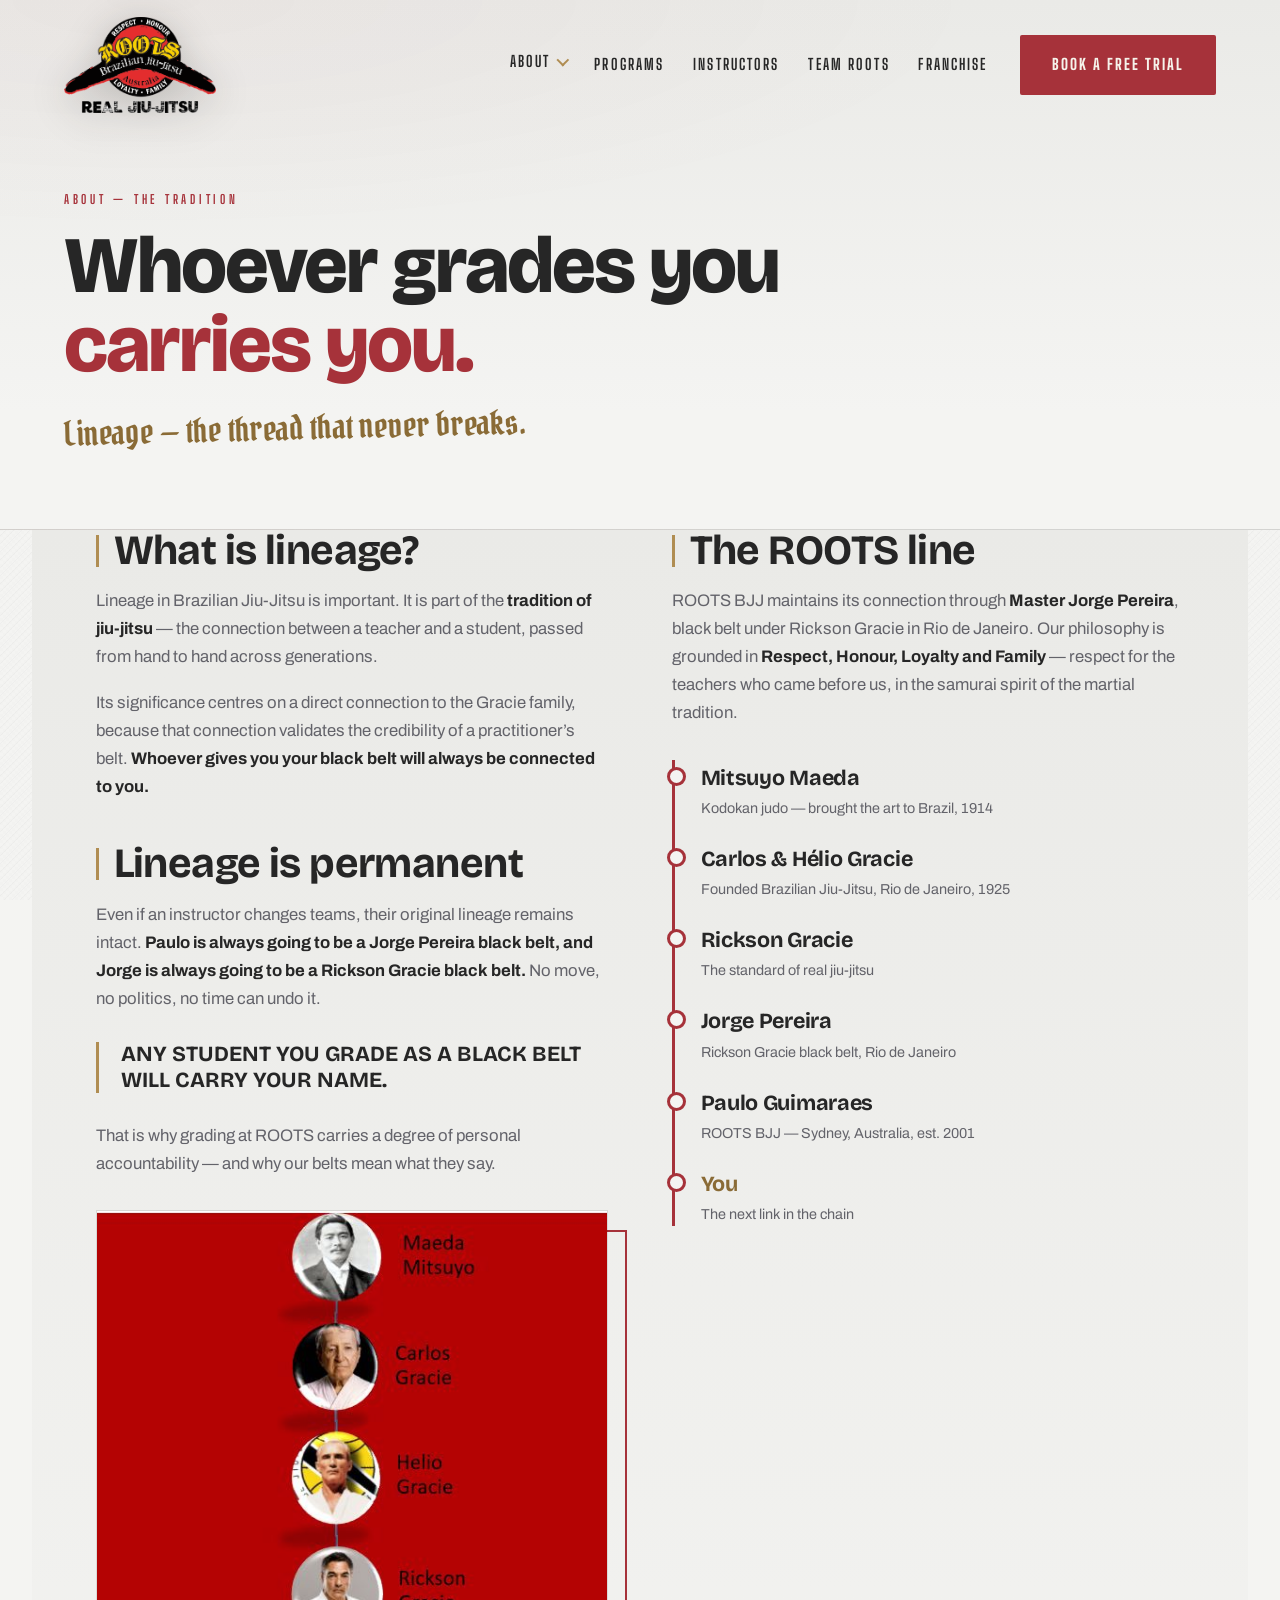
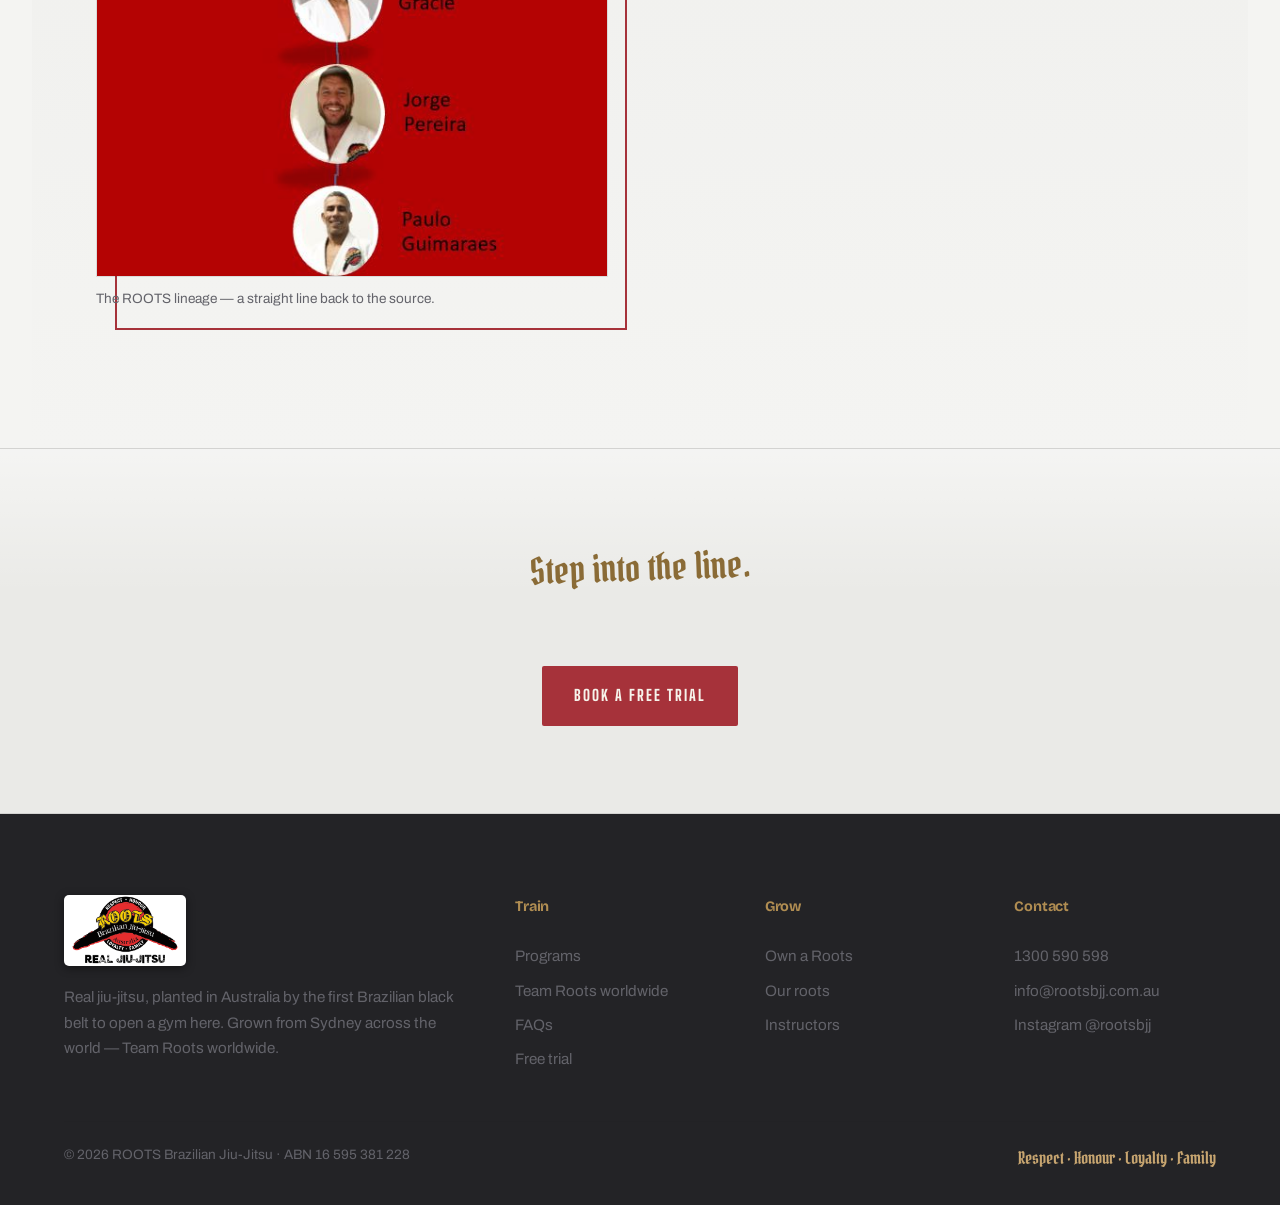
<file: lineage.html>
<!DOCTYPE html>
<html lang="en">
<head>
<meta charset="UTF-8">
<meta name="viewport" content="width=device-width, initial-scale=1.0">
<title>BJJ Lineage — ROOTS Brazilian Jiu-Jitsu</title>
<meta name="description" content="Lineage is the tradition of jiu-jitsu — the unbroken connection between teacher and student. ROOTS BJJ: Rickson Gracie → Jorge Pereira → Paulo Guimaraes.">
<link rel="preconnect" href="https://fonts.googleapis.com">
<link rel="preconnect" href="https://fonts.gstatic.com" crossorigin>
<link href="https://fonts.googleapis.com/css2?family=Bricolage+Grotesque:opsz,wght@12..96,400..800&family=Big+Shoulders+Display:wght@500;700;800&family=Pirata+One&family=Archivo:ital,wght@0,400;0,500;0,600;0,700;1,400&display=swap" rel="stylesheet">
<link rel="stylesheet" href="styles.css">
<link rel="icon" type="image/png" href="assets/logo.png">
<!-- Meta Pixel -->
<script src="pixel.js"></script>
<noscript><img height="1" width="1" style="display:none" alt=""
src="https://www.facebook.com/tr?id=1573735667612795&amp;ev=PageView&amp;noscript=1"></noscript>
</head>
<body>

<header class="nav" id="nav">
  <a href="index.html" class="nav__logo"><img src="assets/logo-mark.png" alt="ROOTS Brazilian Jiu-Jitsu"></a>
  <nav class="nav__links" id="navLinks" aria-label="Main">
    <div class="nav__drop">
      <button class="nav__droptrigger" aria-expanded="false" aria-haspopup="true">About</button>
      <div class="nav__dropmenu">
        <a href="history.html">BJJ History</a>
        <a href="history-brazil.html">BJJ in Brazil</a>
        <a href="lineage.html" aria-current="page">Lineage</a>
        <a href="grading.html">Grading System</a>
        <a href="women.html">Women&rsquo;s BJJ</a>
        <a href="faqs.html">FAQs</a>
      </div>
    </div>
    <a href="index.html#programs">Programs</a>
    <a href="instructors.html">Instructors</a>
    <a href="academies.html">Team Roots</a>
    <a href="franchise.html">Franchise</a>
  </nav>
  <a href="index.html#trial" class="btn btn--gold nav__cta">Book a free trial</a>
  <button class="nav__burger" id="burger" aria-label="Open menu" aria-expanded="false"><span></span><span></span><span></span></button>
</header>

<section class="page-hero">
  <p class="section-eyebrow reveal">About &mdash; the tradition</p>
  <h1 class="page-hero__title reveal">Whoever grades you<br><span>carries you.</span></h1>
  <p class="page-hero__script reveal">Lineage &mdash; the thread that never breaks.</p>
</section>

<article class="prose">
  <div class="prose__grid">
    <div>
      <h2 class="reveal">What is lineage?</h2>
      <p class="reveal">Lineage in Brazilian Jiu-Jitsu is important. It is part of the
        <strong>tradition of jiu-jitsu</strong> &mdash; the connection between a teacher and a student, passed
        from hand to hand across generations.</p>
      <p class="reveal">Its significance centres on a direct connection to the Gracie family, because that
        connection validates the credibility of a practitioner&rsquo;s belt.
        <strong>Whoever gives you your black belt will always be connected to you.</strong></p>

      <h2 class="reveal">Lineage is permanent</h2>
      <p class="reveal">Even if an instructor changes teams, their original lineage remains intact.
        <strong>Paulo is always going to be a Jorge Pereira black belt, and Jorge is always going to be a
        Rickson Gracie black belt.</strong> No move, no politics, no time can undo it.</p>
      <blockquote class="reveal">Any student you grade as a black belt will carry your name.</blockquote>
      <p class="reveal">That is why grading at ROOTS carries a degree of personal accountability &mdash; and why
        our belts mean what they say.</p>
      <figure class="prose__figure reveal">
        <img src="assets/photos/lineage-diagram.jpg" alt="ROOTS BJJ lineage diagram tracing the line back to the Gracie family" loading="lazy">
        <figcaption>The ROOTS lineage &mdash; a straight line back to the source.</figcaption>
      </figure>
    </div>
    <div>
      <h2 class="reveal">The ROOTS line</h2>
      <p class="reveal">ROOTS BJJ maintains its connection through <strong>Master Jorge Pereira</strong>, black
        belt under Rickson Gracie in Rio de Janeiro. Our philosophy is grounded in
        <strong>Respect, Honour, Loyalty and Family</strong> &mdash; respect for the teachers who came before us,
        in the samurai spirit of the martial tradition.</p>
      <ol class="lineage reveal" aria-label="Lineage" style="margin-top:2rem">
        <li><span class="lineage__who">Mitsuyo Maeda</span><span class="lineage__what">Kodokan judo &mdash; brought the art to Brazil, 1914</span></li>
        <li><span class="lineage__who">Carlos &amp; H&eacute;lio Gracie</span><span class="lineage__what">Founded Brazilian Jiu-Jitsu, Rio de Janeiro, 1925</span></li>
        <li><span class="lineage__who">Rickson Gracie</span><span class="lineage__what">The standard of real jiu-jitsu</span></li>
        <li><span class="lineage__who">Jorge Pereira</span><span class="lineage__what">Rickson Gracie black belt, Rio de Janeiro</span></li>
        <li><span class="lineage__who">Paulo Guimaraes</span><span class="lineage__what">ROOTS BJJ &mdash; Sydney, Australia, est. 2001</span></li>
        <li class="lineage__you"><span class="lineage__who">You</span><span class="lineage__what">The next link in the chain</span></li>
      </ol>
    </div>
  </div>
</article>

<section class="page-cta">
  <p class="trial__script reveal">Step into the line.</p><br>
  <a href="index.html#trial" class="btn btn--gold reveal">Book a free trial</a>
</section>

<footer class="footer">
  <div class="footer__top">
    <div class="footer__brand">
      <img src="assets/logo.png" alt="ROOTS Brazilian Jiu-Jitsu">
      <p>Real jiu-jitsu, planted in Australia by the first Brazilian black belt to open a gym here.
        Grown from Sydney across the world &mdash; Team Roots worldwide.</p>
    </div>
    <nav class="footer__col" aria-label="Train">
      <h4>Train</h4>
      <a href="index.html#programs">Programs</a>
      <a href="academies.html">Team Roots worldwide</a>
      <a href="faqs.html">FAQs</a>
      <a href="index.html#trial">Free trial</a>
    </nav>
    <nav class="footer__col" aria-label="Grow">
      <h4>Grow</h4>
      <a href="franchise.html">Own a Roots</a>
      <a href="index.html#story">Our roots</a>
      <a href="instructors.html">Instructors</a>
    </nav>
    <div class="footer__col">
      <h4>Contact</h4>
      <a href="tel:1300590598">1300 590 598</a>
      <a href="mailto:info@rootsbjj.com.au">info@rootsbjj.com.au</a>
      <a href="https://instagram.com/rootsbjj" target="_blank" rel="noopener">Instagram @rootsbjj</a>
    </div>
  </div>
  <div class="footer__bottom">
    <span>&copy; 2026 ROOTS Brazilian Jiu-Jitsu &middot; ABN 16 595 381 228</span>
    <span class="footer__values">Respect &middot; Honour &middot; Loyalty &middot; Family</span>
  </div>
</footer>

<script src="page.js"></script>
</body>
</html>
</file>
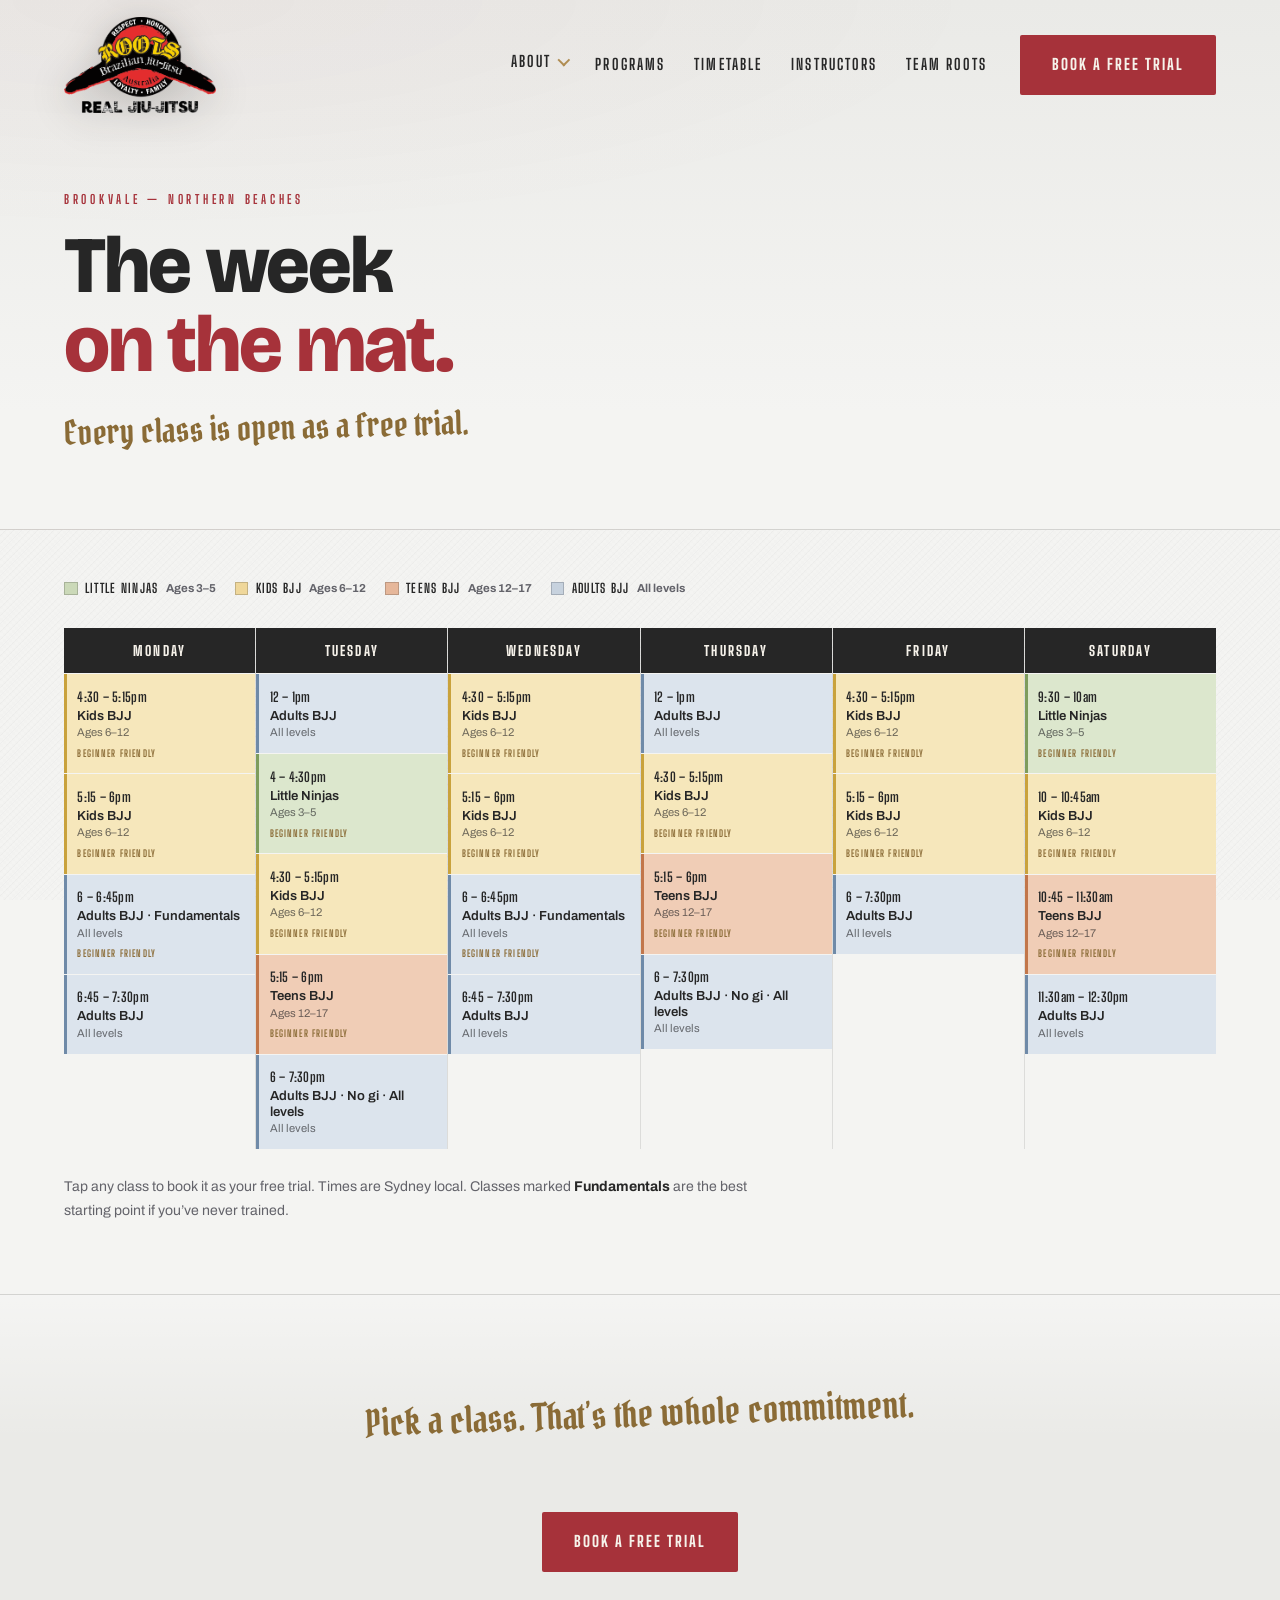
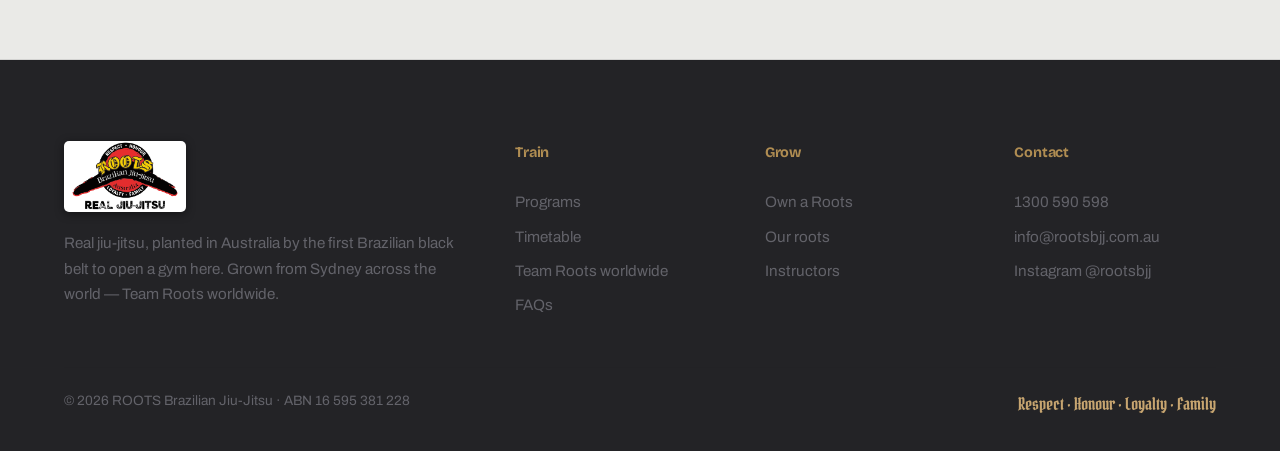
<file: timetable.html>
<!DOCTYPE html>
<html lang="en">
<head>
<meta charset="UTF-8">
<meta name="viewport" content="width=device-width, initial-scale=1.0">
<title>Timetable — ROOTS BJJ Brookvale</title>
<meta name="description" content="Class timetable for ROOTS BJJ Brookvale — Little Ninjas, Kids, Teens and Adults BJJ, Monday to Saturday. Book any class as a free trial.">
<link rel="preconnect" href="https://fonts.googleapis.com">
<link rel="preconnect" href="https://fonts.gstatic.com" crossorigin>
<link href="https://fonts.googleapis.com/css2?family=Bricolage+Grotesque:opsz,wght@12..96,400..800&family=Big+Shoulders+Display:wght@500;700;800&family=Pirata+One&family=Archivo:ital,wght@0,400;0,500;0,600;0,700;1,400&display=swap" rel="stylesheet">
<link rel="stylesheet" href="styles.css">
<link rel="icon" type="image/png" href="assets/logo.png">
<!-- Meta Pixel -->
<script src="pixel.js"></script>
<noscript><img height="1" width="1" style="display:none" alt=""
src="https://www.facebook.com/tr?id=1573735667612795&amp;ev=PageView&amp;noscript=1"></noscript>
</head>
<body>

<header class="nav" id="nav">
  <a href="index.html" class="nav__logo"><img src="assets/logo-mark.png" alt="ROOTS Brazilian Jiu-Jitsu"></a>
  <nav class="nav__links" id="navLinks" aria-label="Main">
    <div class="nav__drop">
      <button class="nav__droptrigger" aria-expanded="false" aria-haspopup="true">About</button>
      <div class="nav__dropmenu">
        <a href="history.html">BJJ History</a>
        <a href="history-brazil.html">BJJ in Brazil</a>
        <a href="lineage.html">Lineage</a>
        <a href="grading.html">Grading System</a>
        <a href="women.html">Women&rsquo;s BJJ</a>
        <a href="faqs.html">FAQs</a>
      </div>
    </div>
    <a href="index.html#programs">Programs</a>
    <a href="timetable.html" aria-current="page">Timetable</a>
    <a href="instructors.html">Instructors</a>
    <a href="academies.html">Team Roots</a>
  </nav>
  <a href="index.html#trial" class="btn btn--gold nav__cta">Book a free trial</a>
  <button class="nav__burger" id="burger" aria-label="Open menu" aria-expanded="false"><span></span><span></span><span></span></button>
</header>

<section class="page-hero">
  <p class="section-eyebrow reveal">Brookvale &mdash; Northern Beaches</p>
  <h1 class="page-hero__title reveal">The week<br><span>on the mat.</span></h1>
  <p class="page-hero__script reveal">Every class is open as a free trial.</p>
</section>

<section class="tt">
  <div class="tt__legend" id="ttLegend"></div>
  <div class="tt__grid" id="ttGrid"></div>
  <p class="tt__note">
    Tap any class to book it as your free trial. Times are Sydney local.
    Classes marked <b>Fundamentals</b> are the best starting point if you&rsquo;ve never trained.
  </p>
</section>

<section class="page-cta">
  <p class="trial__script reveal">Pick a class. That&rsquo;s the whole commitment.</p><br>
  <a href="index.html#trial" class="btn btn--gold reveal">Book a free trial</a>
</section>

<footer class="footer">
  <div class="footer__top">
    <div class="footer__brand">
      <img src="assets/logo.png" alt="ROOTS Brazilian Jiu-Jitsu">
      <p>Real jiu-jitsu, planted in Australia by the first Brazilian black belt to open a gym here.
        Grown from Sydney across the world &mdash; Team Roots worldwide.</p>
    </div>
    <nav class="footer__col" aria-label="Train">
      <h4>Train</h4>
      <a href="index.html#programs">Programs</a>
      <a href="timetable.html">Timetable</a>
      <a href="academies.html">Team Roots worldwide</a>
      <a href="faqs.html">FAQs</a>
    </nav>
    <nav class="footer__col" aria-label="Grow">
      <h4>Grow</h4>
      <a href="franchise.html">Own a Roots</a>
      <a href="index.html#story">Our roots</a>
      <a href="instructors.html">Instructors</a>
    </nav>
    <div class="footer__col">
      <h4>Contact</h4>
      <a href="tel:1300590598">1300 590 598</a>
      <a href="mailto:info@rootsbjj.com.au">info@rootsbjj.com.au</a>
      <a href="https://instagram.com/rootsbjj" target="_blank" rel="noopener">Instagram @rootsbjj</a>
    </div>
  </div>
  <div class="footer__bottom">
    <span>&copy; 2026 ROOTS Brazilian Jiu-Jitsu &middot; ABN 16 595 381 228</span>
    <span class="footer__values">Respect &middot; Honour &middot; Loyalty &middot; Family</span>
  </div>
</footer>

<script src="schedule.js"></script>
<script src="page.js"></script>
<script>
/* renderiza a grade a partir de schedule.js — nada duplicado à mão */
(() => {
  const SC = window.RootsSchedule;
  const grid = document.getElementById('ttGrid');
  const legend = document.getElementById('ttLegend');

  legend.innerHTML = Object.values(SC.PROGRAMS).map(p =>
    `<span class="tt__key tt__key--${p.tone}"><i></i>${p.name}<em>${p.ages}</em></span>`).join('');

  grid.innerHTML = SC.weekGrid().map(d => `
    <div class="tt__col">
      <h2 class="tt__day">${d.dayName}</h2>
      ${d.sessions.map(s => `
        <a class="tt__cls tt__cls--${SC.PROGRAMS[s.program].tone}"
           href="index.html#trial" data-program="${s.program}" data-day="${s.day}">
          <span class="tt__time">${s.range}</span>
          <span class="tt__name">${s.label}</span>
          <span class="tt__ages">${s.ages}</span>
          ${s.beginner ? '<span class="tt__beg">Beginner friendly</span>' : ''}
        </a>`).join('')}
    </div>`).join('');

  /* leva o programa escolhido para a landing */
  grid.addEventListener('click', e => {
    const a = e.target.closest('.tt__cls');
    if (!a) return;
    sessionStorage.setItem('roots:program', a.dataset.program);
    // guarda a próxima data real desse dia da semana, para o calendário já abrir nela
    const next = SC.nextSessions(a.dataset.program, { days: 21, limit: 60 })
      .find(x => String(x.day) === a.dataset.day);
    if (next) sessionStorage.setItem('roots:date', next.date);
  });
})();
</script>
</body>
</html>
</file>
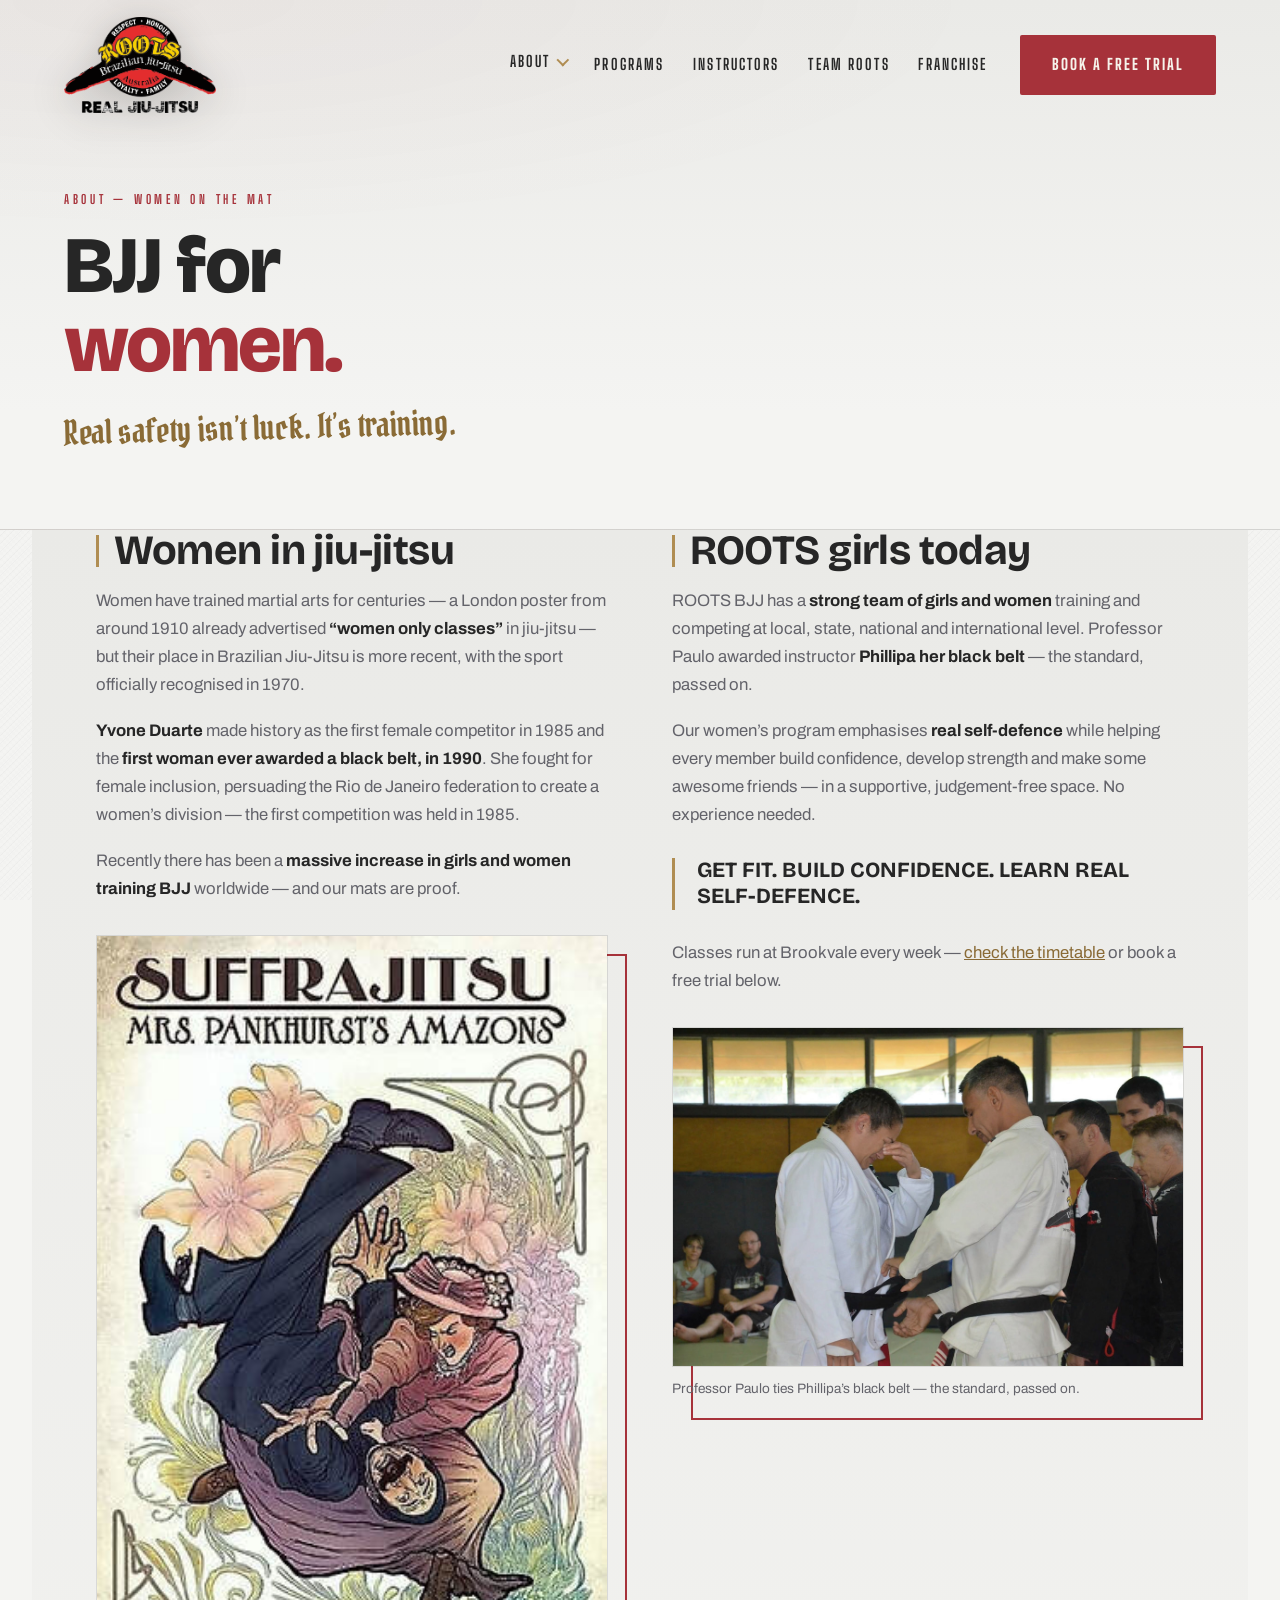
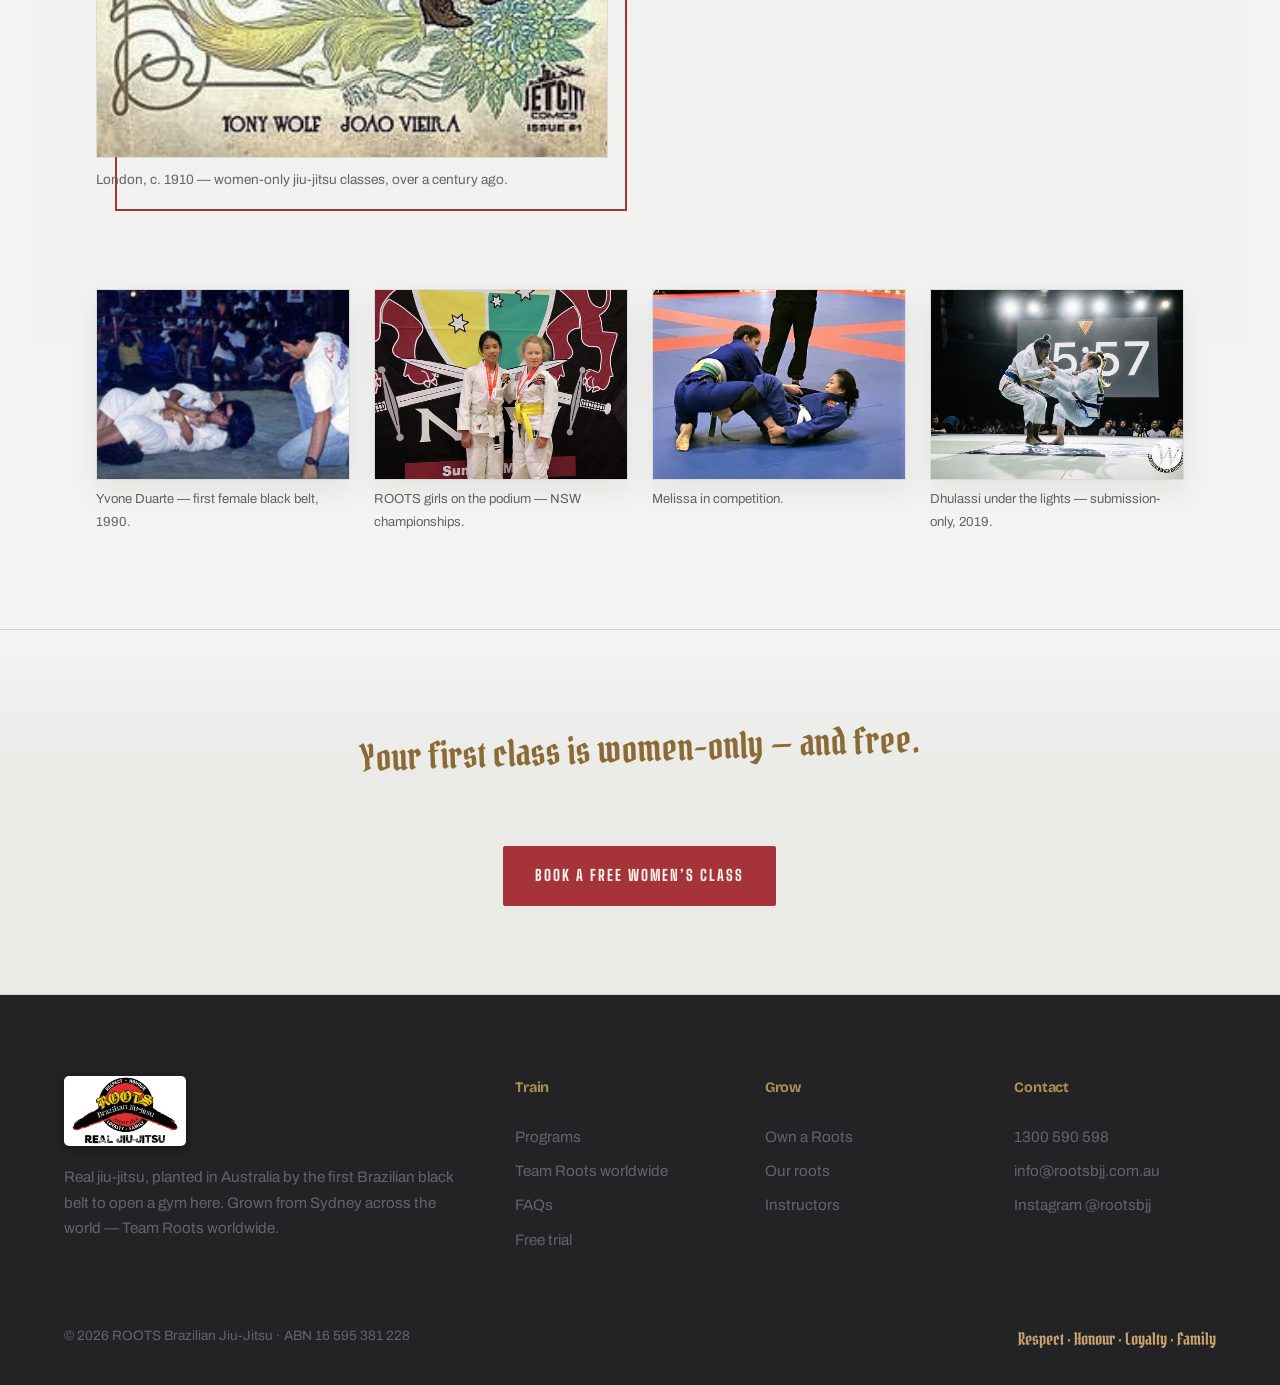
<file: women.html>
<!DOCTYPE html>
<html lang="en">
<head>
<meta charset="UTF-8">
<meta name="viewport" content="width=device-width, initial-scale=1.0">
<title>Women's BJJ — ROOTS Brazilian Jiu-Jitsu</title>
<meta name="description" content="BJJ for women at ROOTS — real self-defence, strength and confidence in a supportive community. From Yvone Duarte's first black belt to our mats today.">
<link rel="preconnect" href="https://fonts.googleapis.com">
<link rel="preconnect" href="https://fonts.gstatic.com" crossorigin>
<link href="https://fonts.googleapis.com/css2?family=Bricolage+Grotesque:opsz,wght@12..96,400..800&family=Big+Shoulders+Display:wght@500;700;800&family=Pirata+One&family=Archivo:ital,wght@0,400;0,500;0,600;0,700;1,400&display=swap" rel="stylesheet">
<link rel="stylesheet" href="styles.css">
<link rel="icon" type="image/png" href="assets/logo.png">
<!-- Meta Pixel -->
<script src="pixel.js"></script>
<noscript><img height="1" width="1" style="display:none" alt=""
src="https://www.facebook.com/tr?id=1573735667612795&amp;ev=PageView&amp;noscript=1"></noscript>
</head>
<body>

<header class="nav" id="nav">
  <a href="index.html" class="nav__logo"><img src="assets/logo-mark.png" alt="ROOTS Brazilian Jiu-Jitsu"></a>
  <nav class="nav__links" id="navLinks" aria-label="Main">
    <div class="nav__drop">
      <button class="nav__droptrigger" aria-expanded="false" aria-haspopup="true">About</button>
      <div class="nav__dropmenu">
        <a href="history.html">BJJ History</a>
        <a href="history-brazil.html">BJJ in Brazil</a>
        <a href="lineage.html">Lineage</a>
        <a href="grading.html">Grading System</a>
        <a href="women.html" aria-current="page">Women&rsquo;s BJJ</a>
        <a href="faqs.html">FAQs</a>
      </div>
    </div>
    <a href="index.html#programs">Programs</a>
    <a href="instructors.html">Instructors</a>
    <a href="academies.html">Team Roots</a>
    <a href="franchise.html">Franchise</a>
  </nav>
  <a href="index.html#trial" class="btn btn--gold nav__cta">Book a free trial</a>
  <button class="nav__burger" id="burger" aria-label="Open menu" aria-expanded="false"><span></span><span></span><span></span></button>
</header>

<section class="page-hero">
  <p class="section-eyebrow reveal">About &mdash; women on the mat</p>
  <h1 class="page-hero__title reveal">BJJ for<br><span>women.</span></h1>
  <p class="page-hero__script reveal">Real safety isn&rsquo;t luck. It&rsquo;s training.</p>
</section>

<article class="prose">
  <div class="prose__grid">
    <div>
      <h2 class="reveal">Women in jiu-jitsu</h2>
      <p class="reveal">Women have trained martial arts for centuries &mdash; a London poster from around 1910
        already advertised <strong>&ldquo;women only classes&rdquo;</strong> in jiu-jitsu &mdash; but their place
        in Brazilian Jiu-Jitsu is more recent, with the sport officially recognised in 1970.</p>
      <p class="reveal"><strong>Yvone Duarte</strong> made history as the first female competitor in 1985 and the
        <strong>first woman ever awarded a black belt, in 1990</strong>. She fought for female inclusion,
        persuading the Rio de Janeiro federation to create a women&rsquo;s division &mdash; the first competition
        was held in 1985.</p>
      <p class="reveal">Recently there has been a <strong>massive increase in girls and women training BJJ</strong>
        worldwide &mdash; and our mats are proof.</p>
      <figure class="prose__figure reveal">
        <img src="assets/photos/suffragettes.jpg" alt="London poster from circa 1910 advertising women-only jiu-jitsu classes" loading="lazy">
        <figcaption>London, c.&nbsp;1910 &mdash; women-only jiu-jitsu classes, over a century ago.</figcaption>
      </figure>
    </div>
    <div>
      <h2 class="reveal">ROOTS girls today</h2>
      <p class="reveal">ROOTS BJJ has a <strong>strong team of girls and women</strong> training and competing at
        local, state, national and international level. Professor Paulo awarded instructor
        <strong>Phillipa her black belt</strong> &mdash; the standard, passed on.</p>
      <p class="reveal">Our women&rsquo;s program emphasises <strong>real self-defence</strong> while helping every
        member build confidence, develop strength and make some awesome friends &mdash; in a supportive,
        judgement-free space. No experience needed.</p>
      <blockquote class="reveal">Get fit. Build confidence. Learn real self-defence.</blockquote>
      <p class="reveal">Classes run at Brookvale every week &mdash;
        <a href="timetable.html" style="color:var(--gold-ink)">check the timetable</a>
        or book a free trial below.</p>
      <figure class="prose__figure reveal">
        <img src="assets/photos/phillipa.jpg" alt="Professor Paulo tying Phillipa's new black belt" loading="lazy">
        <figcaption>Professor Paulo ties Phillipa&rsquo;s black belt &mdash; the standard, passed on.</figcaption>
      </figure>
    </div>
  </div>

  <div class="photo-row">
    <figure class="reveal">
      <img src="assets/photos/yvone.jpg" alt="Yvone Duarte, first woman awarded a BJJ black belt" loading="lazy">
      <figcaption>Yvone Duarte &mdash; first female black belt, 1990.</figcaption>
    </figure>
    <figure class="reveal">
      <img src="assets/photos/two-girls.jpg" alt="Two young ROOTS competitors with medals at the NSW championships" loading="lazy">
      <figcaption>ROOTS girls on the podium &mdash; NSW championships.</figcaption>
    </figure>
    <figure class="reveal">
      <img src="assets/photos/melissa.jpg" alt="ROOTS team member Melissa during a competition match" loading="lazy">
      <figcaption>Melissa in competition.</figcaption>
    </figure>
    <figure class="reveal">
      <img src="assets/photos/dhulassi.jpg" alt="ROOTS team member Dhulassi competing at a submission-only event" loading="lazy">
      <figcaption>Dhulassi under the lights &mdash; submission-only, 2019.</figcaption>
    </figure>
  </div>
</article>

<section class="page-cta">
  <p class="trial__script reveal">Your first class is women-only &mdash; and free.</p><br>
  <a href="index.html#trial" class="btn btn--gold reveal">Book a free women&rsquo;s class</a>
</section>

<footer class="footer">
  <div class="footer__top">
    <div class="footer__brand">
      <img src="assets/logo.png" alt="ROOTS Brazilian Jiu-Jitsu">
      <p>Real jiu-jitsu, planted in Australia by the first Brazilian black belt to open a gym here.
        Grown from Sydney across the world &mdash; Team Roots worldwide.</p>
    </div>
    <nav class="footer__col" aria-label="Train">
      <h4>Train</h4>
      <a href="index.html#programs">Programs</a>
      <a href="academies.html">Team Roots worldwide</a>
      <a href="faqs.html">FAQs</a>
      <a href="index.html#trial">Free trial</a>
    </nav>
    <nav class="footer__col" aria-label="Grow">
      <h4>Grow</h4>
      <a href="franchise.html">Own a Roots</a>
      <a href="index.html#story">Our roots</a>
      <a href="instructors.html">Instructors</a>
    </nav>
    <div class="footer__col">
      <h4>Contact</h4>
      <a href="tel:1300590598">1300 590 598</a>
      <a href="mailto:info@rootsbjj.com.au">info@rootsbjj.com.au</a>
      <a href="https://instagram.com/rootsbjj" target="_blank" rel="noopener">Instagram @rootsbjj</a>
    </div>
  </div>
  <div class="footer__bottom">
    <span>&copy; 2026 ROOTS Brazilian Jiu-Jitsu &middot; ABN 16 595 381 228</span>
    <span class="footer__values">Respect &middot; Honour &middot; Loyalty &middot; Family</span>
  </div>
</footer>

<script src="page.js"></script>
</body>
</html>
</file>
<file: styles.css>
/* ============================================================
   ROOTS BJJ — Real Jiu-Jitsu
   Palette: gi-black / mat-red / logo-gold / bone
   Type: Big Shoulders Display (display) · Pirata One (blackletter
   accent) · Archivo (body)
   ============================================================ */

:root {
  /* ═══ Palette: "lineage house" ═══
     Warm parchment grounds in three depths, espresso ink, clay red and
     antique brass. Softer and deeper than the original poster palette —
     the sophistication comes from tonal range, not from more contrast. */

  /* neutral ground (temporário — o pergaminho quente está comentado abaixo) */
  --paper:      #F4F4F2;   /* primary ground */
  --paper-2:    #EAEAE7;   /* second band — this is what kills flat fields */
  --paper-3:    #DDDDD9;   /* inset / deepest light tone */
  /* pergaminho quente anterior:  #F1EDE5 / #E7E0D4 / #DAD1C1 */
  --panel-dark: #232326;   /* dark anchors: footer, map board */
  --panel-warm: #2E2E32;   /* lifted dark, for cards on dark */
  --hero-bg:    #232326;   /* ← placeholder do herói; troca por vídeo depois */

  --ink:        #262626;   /* headings */
  --smoke:      #63636A;   /* body copy */
  --bone:       #F6F2EA;   /* type on dark / on clay */

  --red:        #A6323A;   /* the softened ROOTS red — clay, not siren */
  --red-deep:   #7C2329;
  --red-wash:   rgba(166, 50, 58, 0.035);

  --gold:       #B08D52;   /* antique brass, replaces the signage yellow */
  --gold-soft:  #C7A570;
  --gold-ink:   #8A6B36;   /* brass, legible as text on light */

  --olive:      #5B6151;   /* tertiary depth — tatami / eucalyptus */

  --ink-2:      #E7E0D4;   /* back-compat alias for the old card ground */
  --line:       rgba(28, 28, 30, 0.11);
  --line-firm:  rgba(28, 28, 30, 0.21);

  --font-display: "Bricolage Grotesque", "Archivo", sans-serif;
  --font-label: "Big Shoulders Display", sans-serif;
  --font-script: "Pirata One", serif;
  --font-body: "Archivo", sans-serif;

  --pad: clamp(1.25rem, 5vw, 5rem);
  --nav-h: 7.4rem;   /* alta o bastante para o logo grande nao cortar */
}

* { margin: 0; padding: 0; box-sizing: border-box; }

html { scroll-behavior: smooth; }

body {
  background: var(--paper);
  color: var(--ink);
  font-family: var(--font-body);
  font-size: 1.0625rem;
  line-height: 1.6;
  overflow-x: hidden;
  -webkit-font-smoothing: antialiased;
}

img { display: block; max-width: 100%; }

a { color: inherit; }

.sr-only {
  position: absolute; width: 1px; height: 1px;
  clip-path: inset(50%); overflow: hidden; white-space: nowrap;
}

/* film grain over everything */
body::after {
  content: "";
  position: fixed; inset: -50%;
  pointer-events: none;
  z-index: 999;
  opacity: 0.035;
  background-image: url("data:image/svg+xml,%3Csvg xmlns='http://www.w3.org/2000/svg' width='240' height='240'%3E%3Cfilter id='n'%3E%3CfeTurbulence type='fractalNoise' baseFrequency='0.9' numOctaves='2'/%3E%3C/filter%3E%3Crect width='100%25' height='100%25' filter='url(%23n)'/%3E%3C/svg%3E");
  animation: grain 6s steps(8) infinite;
}
@keyframes grain {
  0%,100% { transform: translate(0,0); } 25% { transform: translate(-2%,3%); }
  50% { transform: translate(3%,-2%); } 75% { transform: translate(-3%,-3%); }
}

/* ============ Belt progress (signature) ============ */
.belt-progress {
  position: fixed; top: 0; left: 0; right: 0;
  height: 6px; z-index: 1002;
  background: rgba(27,22,17,0.1);
}
.belt-progress__fill {
  height: 100%; width: 100%;
  transform: scaleX(0); transform-origin: left;
}
.belt-progress__bar {
  display: block; height: 100%;
  background: var(--belt-color, #f2eee6);
  box-shadow: 0 0 12px rgba(200,16,46,0.35);
  transition: background 0.6s ease;
}
.belt-progress__label {
  position: fixed; bottom: 14px; right: 14px;
  font-family: var(--font-display);
  font-weight: 800; font-size: 0.7rem; letter-spacing: 0.18em;
  color: var(--smoke);
  background: rgba(251,249,244,0.92);
  border: 1px solid var(--line);
  padding: 0.3rem 0.6rem; border-radius: 2px;
  opacity: 0; transform: translateY(-4px);
  transition: opacity 0.4s, transform 0.4s;
  pointer-events: none;
}
.belt-progress__label.is-visible { opacity: 1; transform: none; }

/* the footer keeps the plated logo — reads as a gi patch on the dark band */
.footer__brand img {
  border-radius: 5px;
  box-shadow: 0 2px 10px rgba(0,0,0,0.45);
}

/* ============ Buttons ============ */
.btn {
  display: inline-block;
  font-family: var(--font-display);
  font-weight: 800;
  font-size: 1.05rem;
  letter-spacing: 0.09em;
  text-transform: uppercase;
  text-decoration: none;
  padding: 0.95rem 1.9rem;
  border: 2px solid transparent;
  cursor: pointer;
  transition: transform 0.25s cubic-bezier(.2,.9,.3,1.4), background 0.25s, color 0.25s, border-color 0.25s;
  will-change: transform;
}
.btn--gold { background: var(--gold); color: var(--ink); }
.btn--gold:hover { background: var(--ink); color: var(--bone); transform: translateY(-2px); }
.btn--ghost { border-color: var(--ink); color: var(--ink); background: transparent; }
.btn--ghost:hover { background: var(--ink); color: var(--bone); transform: translateY(-2px); }
.btn--dark { background: var(--ink); color: var(--bone); }
.btn--dark:hover { background: var(--red); color: var(--bone); transform: translateY(-2px); }
/* ghost buttons that live on dark imagery keep their light face */
.hero .btn--ghost, .world__reset { border-color: var(--bone); color: var(--bone); }
.hero .btn--ghost:hover, .world__reset:hover { background: var(--bone); color: var(--ink); }
.btn--small { font-size: 0.85rem; padding: 0.65rem 1.2rem; }

/* ============ Nav ============ */
.nav {
  position: fixed; top: 6px; left: 0; right: 0;
  z-index: 1000;
  display: flex; align-items: center; gap: 2rem;
  height: var(--nav-h);
  padding: 0 var(--pad);
  transition: background 0.4s, backdrop-filter 0.4s, height 0.4s, box-shadow 0.4s;
}
.nav.is-scrolled {
  background: rgba(244,244,242,0.9);
  backdrop-filter: blur(14px);
  -webkit-backdrop-filter: blur(14px);
  height: 4.8rem;
  box-shadow: 0 1px 0 var(--line);
}
.nav__logo img {
  /* o logo manda no tamanho — a barra cresce para caber (ver --nav-h) */
  height: clamp(4.4rem, 7.5vw, 6.6rem);
  transition: height 0.4s, filter 0.4s;
  filter: drop-shadow(0 6px 18px rgba(27,22,17,0.22));
}
.nav.is-scrolled .nav__logo img { height: 3.6rem; }
/* over the dark photo hero the crest gets a light halo so the black
   boomerang and lettering never sink into the image */
.has-dark-hero .nav:not(.is-scrolled) .nav__logo img {
  /* the crest's boomerang is black — on a dark hero it needs a real halo */
  filter:
    drop-shadow(0 0 1px rgba(255,255,255,0.95))
    drop-shadow(0 0 3px rgba(255,255,255,0.8))
    drop-shadow(0 0 10px rgba(255,255,255,0.55))
    drop-shadow(0 0 26px rgba(255,255,255,0.3));
}
.nav__links {
  display: flex; gap: 1.8rem; margin-left: auto;
}
.nav__links a {
  font-family: var(--font-display);
  font-weight: 700; font-size: 0.95rem;
  letter-spacing: 0.14em; text-transform: uppercase;
  text-decoration: none; color: var(--ink);
  position: relative; padding: 0.3rem 0;
}
/* over the dark photo hero, nav links stay light until scroll (desktop) */
@media (min-width: 901px) {
  .has-dark-hero .nav:not(.is-scrolled) .nav__links a,
  .has-dark-hero .nav:not(.is-scrolled) .nav__droptrigger { color: var(--bone); }
}
.has-dark-hero .nav:not(.is-scrolled) .nav__burger span { background: var(--bone); }
.nav__links a::after {
  content: ""; position: absolute; left: 0; bottom: 0;
  width: 100%; height: 2px; background: var(--red);
  transform: scaleX(0); transform-origin: right;
  transition: transform 0.3s ease;
}
.nav__links a:hover::after { transform: scaleX(1); transform-origin: left; }
.nav__cta { white-space: nowrap; }

/* nav dropdown (About) */
.nav__drop { position: relative; }
.nav__droptrigger {
  background: none; border: 0; cursor: pointer;
  font-family: var(--font-display);
  font-weight: 700; font-size: 0.95rem;
  letter-spacing: 0.14em; text-transform: uppercase;
  color: var(--ink);
  padding: 0.3rem 0;
  display: inline-flex; align-items: center; gap: 0.4rem;
}
.nav__droptrigger::after {
  content: "";
  width: 0.45em; height: 0.45em;
  border-right: 2px solid var(--gold);
  border-bottom: 2px solid var(--gold);
  transform: rotate(45deg) translateY(-2px);
  transition: transform 0.25s;
}
.nav__drop.is-open .nav__droptrigger::after,
.nav__drop:hover .nav__droptrigger::after { transform: rotate(225deg) translateY(-2px); }
.nav__dropmenu {
  position: absolute; top: calc(100% + 0.9rem); left: -1.2rem;
  min-width: 15rem;
  background: rgba(251,249,244,0.98);
  border: 1px solid var(--line);
  border-top: 3px solid var(--red);
  box-shadow: 0 18px 40px rgba(27,22,17,0.12);
  padding: 0.7rem 0;
  display: grid;
  opacity: 0; transform: translateY(-6px);
  pointer-events: none;
  transition: opacity 0.25s, transform 0.25s;
}
.nav__drop.is-open .nav__dropmenu,
.nav__drop:hover .nav__dropmenu,
.nav__drop:focus-within .nav__dropmenu {
  opacity: 1; transform: none; pointer-events: auto;
}
.nav__dropmenu a {
  font-family: var(--font-display);
  font-weight: 700; font-size: 0.9rem;
  letter-spacing: 0.12em; text-transform: uppercase;
  text-decoration: none; color: var(--ink);
  padding: 0.55rem 1.2rem;
}
.nav__dropmenu a:hover { background: var(--red); color: var(--bone); }
.nav__burger {
  display: none;
  background: none; border: 0; cursor: pointer;
  flex-direction: column; gap: 5px; padding: 8px;
  margin-left: auto;
}
.nav__burger span {
  width: 26px; height: 2px; background: var(--ink);
  transition: transform 0.3s, opacity 0.3s;
}

/* ============ Hero ============ */
.hero {
  position: relative;
  min-height: 100svh;
  display: grid; place-items: center;
  overflow: hidden;
  isolation: isolate;
}
.hero__bg {
  position: absolute; inset: -12% 0;
  z-index: -3;
  will-change: transform;
}
.hero__bg img {
  width: 100%; height: 100%;
  object-fit: cover; object-position: center 30%;
  filter: saturate(0.9) contrast(1.05);
}
.hero__scrim {
  position: absolute; inset: 0; z-index: -2;
  background:
    linear-gradient(180deg, rgba(12,10,9,0.72) 0%, rgba(12,10,9,0.45) 40%, rgba(12,10,9,0.9) 100%),
    radial-gradient(90% 60% at 50% 45%, transparent 30%, rgba(12,10,9,0.55) 100%);
}
.hero__content {
  text-align: center;
  padding: calc(var(--nav-h) + 3rem) var(--pad) 5rem;
  max-width: 68rem;
}
.hero__eyebrow {
  font-family: var(--font-display);
  font-weight: 700; font-size: clamp(0.8rem, 1.6vw, 1rem);
  letter-spacing: 0.32em; text-transform: uppercase;
  color: var(--gold);
  margin-bottom: 1.4rem;
}
.hero__title {
  font-family: var(--font-display);
  font-weight: 800;
  font-size: clamp(4.4rem, 16.5vw, 13.5rem);
  line-height: 0.86;
  text-transform: uppercase;
  letter-spacing: 0.01em;
  color: var(--bone);
}
.hero__line { display: block; overflow: hidden; }
.hero__line span {
  display: block;
  transform: translateY(110%);
  animation: riseUp 0.9s cubic-bezier(.2,.75,.2,1) forwards;
}
.hero__line:nth-child(2) span { animation-delay: 0.12s; }
.hero__line--outline span {
  color: transparent;
  -webkit-text-stroke: 2px var(--bone);
}
@keyframes riseUp { to { transform: translateY(0); } }

.hero__script {
  font-family: var(--font-script);
  font-size: clamp(1.7rem, 4vw, 2.8rem);
  color: var(--gold);
  margin: 1.2rem 0 1rem;
  rotate: -2deg;
}
.hero__sub {
  max-width: 44rem;
  margin: 0 auto 2.2rem;
  color: var(--bone);
  opacity: 0.85;
}
.hero__ctas { display: flex; gap: 1rem; justify-content: center; flex-wrap: wrap; }

.hero__scrollcue {
  position: absolute; bottom: 2rem; left: 50%;
  translate: -50% 0;
  width: 26px; height: 42px;
  border: 2px solid rgba(242,238,230,0.4);
  border-radius: 20px;
}
.hero__scrollcue span {
  position: absolute; top: 7px; left: 50%;
  width: 4px; height: 8px; border-radius: 4px;
  background: var(--gold);
  translate: -50% 0;
  animation: cue 1.8s ease-in-out infinite;
}
@keyframes cue { 0%,100% { transform: translateY(0); opacity: 1; } 60% { transform: translateY(14px); opacity: 0.2; } }

/* ============ Marquee ============ */
.marquee {
  border-top: 1px solid var(--line);
  border-bottom: 1px solid var(--line);
  background: var(--red);
  overflow: hidden;
  padding: 0.9rem 0;
  rotate: 0deg;
}
.marquee__track {
  display: flex; width: max-content;
  animation: marquee 28s linear infinite;
}
.marquee__group {
  display: flex; align-items: baseline; gap: 2.2rem;
  padding-right: 2.2rem;
  white-space: nowrap;
}
.marquee__group em {
  font-family: var(--font-script);
  font-style: normal;
  font-size: 2rem;
  color: var(--ink);
}
.marquee__group b {
  font-family: var(--font-display);
  font-weight: 800; font-size: 1.9rem;
  letter-spacing: 0.12em; text-transform: uppercase;
  color: var(--bone);
}
.marquee__group i { color: var(--gold); font-size: 1.2rem; font-style: normal; }
@keyframes marquee { to { transform: translateX(-50%); } }

/* ============ Why real jiu-jitsu ============ */
.why {
  padding: clamp(4rem, 8vw, 6.5rem) var(--pad);
  text-align: center;
  border-bottom: 1px solid var(--line);
  background:
    radial-gradient(70% 80% at 50% 0%, rgba(200,16,46,0.06) 0%, transparent 60%),
    var(--paper);
}
.why__title {
  font-family: var(--font-display); font-weight: 800;
  font-size: clamp(2.8rem, 7vw, 5.6rem);
  line-height: 0.92; text-transform: uppercase;
}
.why__title span {
  color: transparent;
  -webkit-text-stroke: 2px var(--red);
}
.why__lead {
  font-family: var(--font-script);
  font-size: clamp(1.5rem, 3.2vw, 2.3rem);
  color: var(--gold-ink);
  rotate: -1.5deg;
  margin: 1rem 0 2.6rem;
}
.why__list {
  list-style: none;
  display: grid; gap: 1.05rem;
  max-width: 58rem; margin: 0 auto;
}
.why__list li {
  font-family: var(--font-display); font-weight: 700;
  font-size: clamp(1.35rem, 3vw, 2.15rem);
  line-height: 1.15;
  letter-spacing: 0.03em;
  text-transform: uppercase;
  color: var(--smoke);
}
.why__list b { color: var(--ink); font-weight: 800; }
.why__list li:nth-child(2) { transition-delay: 0.08s; }
.why__list li:nth-child(3) { transition-delay: 0.16s; }
.why__list li:nth-child(4) { transition-delay: 0.24s; }
.why__list li:nth-child(5) { transition-delay: 0.32s; }
.why__list li:nth-child(6) { transition-delay: 0.4s; }
.why__become {
  margin-top: 2.8rem;
  font-size: 1.05rem;
  color: var(--smoke);
}
.why__become span {
  display: inline-block;
  margin-top: 0.3rem;
  font-family: var(--font-script);
  font-size: clamp(1.9rem, 4.4vw, 3.1rem);
  color: var(--red);
  rotate: -2deg;
}

/* ============ Stats ============ */
.stats { padding: clamp(3rem, 6.5vw, 5.5rem) var(--pad); }
.stats__grid {
  display: grid; gap: 2.5rem;
  grid-template-columns: repeat(auto-fit, minmax(200px, 1fr));
  max-width: 76rem; margin: 0 auto;
}
.stat { border-left: 3px solid var(--red); padding-left: 1.4rem; }
.stat__num {
  display: block;
  font-family: var(--font-display);
  font-weight: 800;
  font-size: clamp(3.4rem, 6.5vw, 5.5rem);
  line-height: 1;
  color: var(--ink);
}
.stat__num sup { font-size: 0.4em; color: var(--gold-ink); }
.stat__label {
  display: block; margin-top: 0.6rem;
  font-size: 0.92rem; color: var(--smoke);
  max-width: 16rem;
}

/* ============ Section basics ============ */
.section-eyebrow {
  font-family: var(--font-display);
  font-weight: 700; font-size: 0.9rem;
  letter-spacing: 0.34em; text-transform: uppercase;
  color: var(--red);
  margin-bottom: 1rem;
}
.section-eyebrow--bone { color: var(--bone); opacity: 0.8; }
.section-title {
  font-family: var(--font-display);
  font-weight: 800;
  font-size: clamp(2.6rem, 6vw, 4.6rem);
  line-height: 0.95;
  text-transform: uppercase;
  max-width: 56rem;
}
.section-sub { color: var(--smoke); margin-top: 1rem; }

/* ============ Story (the red wall) ============ */
.story {
  background: var(--red);
  color: var(--ink);
  padding: clamp(3.5rem, 8vw, 6rem) var(--pad) 0;
  position: relative;
  overflow: hidden;
}
.story::before {
  /* giant wall type, like the academy's painted wall */
  content: "ROOTS BJJ";
  position: absolute; top: 0.5rem; left: 50%;
  translate: -50% 0;
  font-family: var(--font-display); font-weight: 800;
  font-size: clamp(6rem, 21vw, 19rem);
  letter-spacing: 0.02em;
  color: rgba(242,238,230,0.1);
  white-space: nowrap;
  pointer-events: none;
}
.story__inner { max-width: 74rem; margin: 0 auto; position: relative; }
.story__statement {
  font-family: var(--font-display);
  font-weight: 800;
  font-size: clamp(2.4rem, 5.6vw, 4.4rem);
  line-height: 1.02;
  text-transform: uppercase;
  color: var(--bone);
  margin-bottom: 2.6rem;
}
.story__statement .w {
  display: inline-block;
  opacity: 0.22;
  transition: opacity 0.35s ease;
}
.story__statement .w.is-lit { opacity: 1; }
.story__cols {
  display: grid; gap: 2.5rem;
  grid-template-columns: repeat(auto-fit, minmax(280px, 1fr));
  font-weight: 500;
  color: rgba(12,10,9,0.92);
}
.story__link {
  display: inline-block; margin-top: 2.4rem;
  font-family: var(--font-display); font-weight: 800;
  letter-spacing: 0.14em; text-transform: uppercase;
  color: var(--ink); text-decoration: none;
  border-bottom: 3px solid var(--ink);
  padding-bottom: 0.2rem;
}
.story__link:hover { color: var(--bone); border-color: var(--bone); }
.story__photo {
  max-width: 74rem;
  margin: clamp(3rem, 7vw, 5rem) auto 0;
  translate: 0 clamp(2rem, 6vw, 4.5rem);
  will-change: transform;
}
.story__photo img {
  width: 100%;
  border: 6px solid var(--ink);
  box-shadow: 0 30px 60px rgba(12,10,9,0.4);
}
.story__photo figcaption {
  font-size: 0.85rem; color: rgba(12,10,9,0.75);
  padding-top: 0.6rem; font-weight: 500;
}

/* ============ Pillars ============ */
.pillars {
  padding: clamp(7rem, 14vw, 10.5rem) var(--pad) clamp(3.5rem, 8vw, 6rem);
  max-width: 88rem; margin: 0 auto;
}
.pillars__list {
  display: grid; gap: 1.5rem;
  grid-template-columns: repeat(auto-fit, minmax(260px, 1fr));
  margin-top: 3rem;
}
.pillar {
  position: relative;
  border: 1px solid var(--line);
  background: #fff;
  padding: 2.4rem 2rem 2.2rem;
  box-shadow: 0 10px 30px rgba(27,22,17,0.05);
  transition: transform 0.35s ease, border-color 0.35s ease, box-shadow 0.35s ease;
}
.pillar:hover {
  transform: translateY(-6px);
  border-color: rgba(27,22,17,0.3);
  box-shadow: 0 18px 40px rgba(27,22,17,0.1);
}
.pillar__belt {
  display: block; width: 4.5rem; height: 0.9rem;
  margin-bottom: 1.6rem;
  position: relative;
}
.pillar__belt::after {
  /* rank bar on the belt */
  content: ""; position: absolute; right: 0.6rem; top: 0;
  width: 1rem; height: 100%;
  background: var(--red);
}
.pillar__belt--white { background: var(--bone); border: 1px solid rgba(27,22,17,0.25); }
.pillar__belt--red { background: var(--red); }
.pillar__belt--red::after { background: var(--bone); }
.pillar__belt--black { background: #262220; }
.pillar h3 {
  font-family: var(--font-display); font-weight: 800;
  font-size: 1.9rem; text-transform: uppercase;
  letter-spacing: 0.04em; margin-bottom: 0.8rem;
}
.pillar p { color: var(--smoke); font-size: 0.98rem; }

/* ============ Programs accordion ============ */
.programs {
  padding: clamp(4rem, 9vw, 7rem) var(--pad);
  max-width: 88rem; margin: 0 auto;
}
.acc {
  display: flex; gap: 0.8rem;
  margin-top: 2.6rem;
  min-height: 30rem;
}
.acc__item {
  position: relative;
  flex: 1;
  overflow: hidden;
  border: 1px solid var(--line);
  background:
    linear-gradient(180deg, rgba(12,10,9,0.25) 0%, rgba(12,10,9,0.88) 78%),
    var(--img, linear-gradient(160deg, #221d1a, #0c0a09)) center/cover;
  cursor: pointer;
  transition: flex 0.65s cubic-bezier(.25,.8,.25,1);
  display: flex; flex-direction: column; justify-content: flex-end;
  padding: 1.6rem;
  color: var(--bone); /* program cards sit on photos / brand colours */
}
.acc__item.is-open { flex: 3.2; }
.acc__item--red {
  background:
    linear-gradient(180deg, rgba(12,10,9,0.05) 0%, rgba(12,10,9,0.5) 80%),
    linear-gradient(160deg, var(--red) 0%, var(--red-deep) 100%);
}
.acc__item--gold {
  background:
    linear-gradient(180deg, rgba(12,10,9,0.02) 0%, rgba(12,10,9,0.38) 80%),
    linear-gradient(160deg, var(--gold) 0%, #b8860b 100%);
}
.acc__item header {
  display: flex; align-items: flex-end; justify-content: space-between;
}
.acc__item h3 {
  font-family: var(--font-display); font-weight: 800;
  font-size: clamp(1.6rem, 3vw, 2.6rem);
  text-transform: uppercase; line-height: 1;
  writing-mode: vertical-rl; rotate: 180deg;
  transition: writing-mode 0s, rotate 0s;
}
.acc__item.is-open h3 { writing-mode: horizontal-tb; rotate: 0deg; }
.acc__index {
  font-family: var(--font-script);
  font-size: 2.2rem;
  color: var(--gold);
  line-height: 1;
}
.acc__item--gold .acc__index,
.acc__item--red .acc__index { color: var(--ink); }
.acc__body {
  max-height: 0; opacity: 0;
  overflow: hidden;
  transition: max-height 0.6s cubic-bezier(.25,.8,.25,1), opacity 0.45s 0.1s;
}
.acc__item.is-open .acc__body { max-height: 16rem; opacity: 1; }
.acc__body p {
  margin: 1rem 0 1.2rem;
  max-width: 30rem;
  font-size: 0.98rem;
  color: var(--bone);
}
.acc__item--red .acc__body p,
.acc__item--gold .acc__body p { color: var(--ink); font-weight: 500; }

/* ============ Professor / lineage ============ */
.professor {
  display: grid;
  grid-template-columns: minmax(300px, 1fr) minmax(320px, 1.15fr);
  gap: clamp(2rem, 6vw, 5rem);
  padding: clamp(4rem, 9vw, 8rem) var(--pad);
  max-width: 82rem; margin: 0 auto;
  align-items: center;
}
.professor__photo { position: relative; will-change: transform; }
.professor__photo::before {
  content: ""; position: absolute; inset: 1.4rem -1.4rem -1.4rem 1.4rem;
  border: 2px solid var(--red);
  z-index: -1;
}
.professor__photo img { width: 100%; filter: saturate(0.92); }
.professor__bio { color: var(--smoke); margin: 1.4rem 0 2.2rem; max-width: 36rem; }

.lineage {
  list-style: none;
  border-left: 3px solid var(--red);
  display: grid; gap: 1.3rem;
  padding-left: 1.6rem;
  position: relative;
  margin-bottom: 2rem;
}
.lineage li { position: relative; }
.lineage li::before {
  content: "";
  position: absolute; left: calc(-1.6rem - 3px - 5px); top: 0.42em;
  width: 13px; height: 13px; border-radius: 50%;
  background: var(--paper); border: 3px solid var(--red);
}
.lineage__who {
  display: block;
  font-family: var(--font-display); font-weight: 800;
  font-size: 1.35rem; letter-spacing: 0.05em; text-transform: uppercase;
}
.lineage__what { display: block; font-size: 0.9rem; color: var(--smoke); }
.lineage__you .lineage__who { color: var(--gold-ink); }
.lineage__you::before { background: var(--gold); border-color: var(--gold); }
.professor__team { font-size: 0.95rem; color: var(--smoke); max-width: 36rem; }

/* ============ Locations ============ */
.locations {
  padding: clamp(3.5rem, 8vw, 6rem) var(--pad);
  max-width: 88rem; margin: 0 auto;
}
.loc__btns { display: flex; gap: 0.6rem; flex-wrap: wrap; }
.locations__grid {
  display: grid; gap: 1.5rem;
  grid-template-columns: repeat(auto-fit, minmax(300px, 1fr));
  margin-top: 2.6rem;
}
.loc {
  border: 1px solid var(--line);
  background: #fff;
  padding: 2.4rem 2.2rem;
  box-shadow: 0 10px 30px rgba(27,22,17,0.05);
  transition: transform 0.35s ease, border-color 0.35s;
}
.loc:hover { transform: translateY(-6px); border-color: var(--red); }
.loc__tag {
  display: inline-block;
  font-family: var(--font-display); font-weight: 700;
  font-size: 0.78rem; letter-spacing: 0.22em; text-transform: uppercase;
  color: var(--ink);
  background: var(--gold);
  padding: 0.3rem 0.7rem;
  margin-bottom: 1.2rem;
}
.loc h3 {
  font-family: var(--font-display); font-weight: 800;
  font-size: 2.6rem; text-transform: uppercase; line-height: 1;
}
.loc__addr { color: var(--ink); margin: 0.5rem 0 1.2rem; font-weight: 500; }
.loc ul { list-style: none; display: grid; gap: 0.5rem; margin-bottom: 1.8rem; }
.loc li { color: var(--smoke); font-size: 0.95rem; padding-left: 1.2rem; position: relative; }
.loc li::before { content: "»"; position: absolute; left: 0; color: var(--red); }
.loc__foot {
  display: flex; align-items: center; justify-content: space-between; gap: 1rem;
  border-top: 1px solid var(--line); padding-top: 1.3rem;
}
.loc__foot span { font-family: var(--font-display); font-weight: 700; letter-spacing: 0.08em; }

/* ============ Voices ============ */
.voices {
  padding: clamp(4rem, 9vw, 7rem) var(--pad);
  text-align: center;
  border-top: 1px solid var(--line);
  border-bottom: 1px solid var(--line);
  background: var(--ink-2);
  color: var(--ink);
}
.voices__stage { position: relative; max-width: 54rem; margin: 1rem auto 0; min-height: 14rem; }
.voice {
  position: absolute; inset: 0;
  opacity: 0; transform: translateY(14px);
  transition: opacity 0.6s ease, transform 0.6s ease;
  pointer-events: none;
  display: grid; align-content: center; gap: 1.2rem;
}
.voice.is-active { opacity: 1; transform: none; pointer-events: auto; }
.voice p {
  font-family: var(--font-display); font-weight: 700;
  font-size: clamp(1.5rem, 3.4vw, 2.5rem);
  line-height: 1.15; text-transform: uppercase;
}
.voice cite { font-style: normal; color: var(--gold-ink); font-size: 0.95rem; }
.voices__nav { display: flex; gap: 0.7rem; justify-content: center; margin-top: 2rem; }
.voices__dot {
  width: 2.6rem; height: 0.55rem;
  background: rgba(27,22,17,0.16);
  border: 0; cursor: pointer;
  transition: background 0.3s;
}
.voices__dot.is-active { background: var(--red); }
.voices__dot:hover { background: var(--smoke); }
.voices__more { margin-top: 1.6rem; color: var(--smoke); font-size: 0.95rem; }
.voices__more a { color: var(--gold-ink); text-decoration: none; font-weight: 600; }
.voices__more a:hover { text-decoration: underline; }
.voice cite a { color: var(--gold-ink); }

/* ============ Trial CTA ============ */
.trial {
  position: relative;
  padding: clamp(5rem, 11vw, 9rem) var(--pad);
  overflow: hidden;
  text-align: center;
  isolation: isolate;
}
.trial__mark {
  position: absolute; z-index: -1;
  top: 50%; left: 50%;
  translate: -50% -50%;
  rotate: -8deg;
  font-family: var(--font-script);
  font-size: clamp(16rem, 42vw, 34rem);
  line-height: 1;
  color: var(--red);
  opacity: 0.07;
  white-space: nowrap;
  pointer-events: none;
  will-change: transform;
}
.trial__script {
  font-family: var(--font-script);
  font-size: clamp(1.5rem, 3.4vw, 2.3rem);
  color: var(--gold-ink);
  rotate: -2deg;
  margin-bottom: 0.8rem;
}
.trial__title {
  font-family: var(--font-display); font-weight: 800;
  font-size: clamp(3.4rem, 10vw, 8rem);
  line-height: 0.9; text-transform: uppercase;
  margin-bottom: 2.6rem;
}
.trial__form { max-width: 46rem; margin: 0 auto; }
.trial__row {
  display: flex; gap: 0.8rem; margin-bottom: 0.8rem;
  flex-wrap: wrap;
}
.trial__row input,
.trial__row select {
  flex: 1 1 200px;
  background: #fff;
  border: 1px solid var(--line);
  color: var(--ink);
  font-family: var(--font-body);
  font-size: 1rem;
  padding: 0.95rem 1.1rem;
}
.trial__row select { appearance: none; }
.trial__row select:invalid { color: var(--smoke); }
.trial__row option { color: var(--ink); }
.trial__row input::placeholder { color: var(--smoke); }
.trial__row input:focus, .trial__row select:focus {
  outline: 2px solid var(--gold); outline-offset: 1px;
}
.trial__submit { flex: 1 1 220px; border: 0; }
.trial__ok { color: var(--gold-ink); margin-top: 1.2rem; font-weight: 500; }
.trial__ok a { color: var(--ink); }
.trial__alt { margin-top: 1.6rem; color: var(--smoke); font-size: 0.95rem; }
.trial__alt a { color: var(--gold-ink); text-decoration: none; font-weight: 600; }
.trial__alt a:hover { text-decoration: underline; }

/* ============ Footer ============ */
.footer {
  border-top: 1px solid var(--line);
  background: #080706;
  padding: clamp(3rem, 7vw, 5rem) var(--pad) 2rem;
}
.footer__top {
  display: grid; gap: 3rem;
  grid-template-columns: 2fr repeat(3, 1fr);
  max-width: 82rem; margin: 0 auto;
}
.footer__brand img { height: 4.4rem; margin-bottom: 1.2rem; }
.footer__brand p { color: var(--smoke); font-size: 0.95rem; max-width: 26rem; }
.footer__col h4 {
  font-family: var(--font-display); font-weight: 800;
  letter-spacing: 0.16em; text-transform: uppercase;
  font-size: 0.9rem; color: var(--gold);
  margin-bottom: 1rem;
}
.footer__col { display: flex; flex-direction: column; gap: 0.55rem; }
.footer__col a {
  color: var(--smoke); text-decoration: none; font-size: 0.95rem;
  width: fit-content;
}
.footer__col a:hover { color: var(--bone); }
.footer__bottom {
  display: flex; justify-content: space-between; gap: 1rem; flex-wrap: wrap;
  max-width: 82rem; margin: 3rem auto 0;
  padding-top: 1.4rem;
  border-top: 1px solid var(--line);
  color: var(--smoke); font-size: 0.85rem;
}
.footer__values { font-family: var(--font-script); font-size: 1.05rem; color: var(--red); }

/* ============================================================
   Team Roots Worldwide (academies.html)
   ============================================================ */
.world {
  padding: calc(var(--nav-h) + 4rem) var(--pad) clamp(3rem, 7vw, 5rem);
  max-width: 82rem; margin: 0 auto;
  text-align: center;
}
.world__title {
  font-family: var(--font-display); font-weight: 800;
  font-size: clamp(3.6rem, 11vw, 8.5rem);
  line-height: 0.88; text-transform: uppercase;
}
.world__title span {
  color: transparent;
  -webkit-text-stroke: 2px var(--red);
}
.world__script {
  font-family: var(--font-script);
  font-size: clamp(1.5rem, 3.2vw, 2.3rem);
  color: var(--gold-ink);
  rotate: -2deg;
  margin: 1rem 0;
}
.world__sub { max-width: 44rem; margin: 0 auto; color: var(--smoke); }

.world__mapwrap {
  /* the map stays a dark command-board panel — brand anchor on the light page */
  position: relative;
  margin: clamp(2rem, 5vw, 3.5rem) auto 0;
  max-width: 72rem;
  border: 1px solid rgba(27,22,17,0.2);
  background:
    radial-gradient(80% 90% at 50% 40%, rgba(200,16,46,0.09) 0%, transparent 60%),
    var(--panel-dark);
  padding: clamp(0.8rem, 2vw, 1.8rem);
  overflow: hidden;
  box-shadow: 0 24px 60px rgba(27,22,17,0.16);
}
.world__map svg { width: 100%; height: auto; display: block; }
.world__map path, .world__map polygon {
  fill: #2b2521;
  stroke: #100d0b;
  stroke-width: 0.5;
  transition: fill 0.3s ease, opacity 0.5s ease;
}
.world__map .is-roots,
.world__map .is-roots path,
.world__map .is-roots polygon { fill: var(--red); cursor: pointer; }
.world__map .is-roots:hover,
.world__map .is-roots:hover path,
.world__map .is-roots:hover polygon { fill: #e2334f; }
.world__map .is-dim { opacity: 0.35; }

.marker { cursor: pointer; outline: none; }
.marker circle { vector-effect: non-scaling-stroke; }
.marker__dot { fill: var(--gold); stroke: var(--ink); stroke-width: 1.5; }
.marker__pulse {
  fill: none; stroke: var(--gold); stroke-width: 2;
  transform-origin: center;
  transform-box: fill-box;
  animation: mpulse 2.2s ease-out infinite;
}
.marker__hit { fill: transparent; }
.marker:hover .marker__dot, .marker:focus-visible .marker__dot { fill: var(--bone); }
.marker:focus-visible .marker__pulse { stroke: var(--bone); }
@keyframes mpulse {
  0% { transform: scale(0.35); opacity: 1; }
  100% { transform: scale(1.6); opacity: 0; }
}

.world__tip {
  position: absolute;
  translate: -50% calc(-100% - 18px);
  background: var(--ink);
  border: 1px solid var(--gold);
  padding: 0.55rem 0.9rem;
  pointer-events: none;
  white-space: nowrap;
  z-index: 5;
  text-align: left;
}
.world__tip strong {
  display: block;
  font-family: var(--font-display); font-weight: 800;
  letter-spacing: 0.08em; text-transform: uppercase;
  font-size: 1rem; color: var(--bone);
}
.world__tip { font-size: 0.8rem; color: var(--gold); background: var(--panel-dark); }
.world__reset {
  position: absolute; top: 1rem; left: 1rem; z-index: 6;
  background: var(--panel-dark);
}
.world__reset[hidden], .world__tip[hidden] { display: none; }
.world__maperr { color: var(--smoke); padding: 3rem; }

.world__chips {
  display: flex; gap: 0.8rem; justify-content: center; flex-wrap: wrap;
  margin-top: 1.6rem;
}
.chip {
  display: inline-flex; align-items: center; gap: 0.7rem;
  background: #fff;
  border: 1px solid var(--line);
  color: var(--ink);
  font-family: var(--font-display); font-weight: 700;
  font-size: 1.05rem; letter-spacing: 0.08em; text-transform: uppercase;
  padding: 0.7rem 1.2rem;
  cursor: pointer;
  transition: border-color 0.3s, transform 0.3s;
}
.chip:hover { transform: translateY(-2px); border-color: var(--smoke); }
.chip.is-active { border-color: var(--red); }
.chip.is-active .chip__flag { background: var(--red); color: var(--bone); }
.chip__flag {
  background: var(--ink);
  color: var(--bone);
  font-size: 0.75rem; letter-spacing: 0.12em;
  padding: 0.25rem 0.45rem;
  transition: background 0.3s;
}
.chip em {
  font-style: normal; font-family: var(--font-body);
  font-weight: 500; font-size: 0.8rem; text-transform: none;
  letter-spacing: 0; color: var(--smoke);
}

/* country sections */
.country {
  padding: clamp(3.5rem, 8vw, 6.5rem) var(--pad);
  max-width: 82rem; margin: 0 auto;
  scroll-margin-top: 5rem;
}
.country--line {
  border-top: 1px solid var(--line);
}
.country__head { margin-bottom: 2.4rem; }

.world__count {
  margin-top: 1.4rem;
  font-family: var(--font-script);
  font-size: 1.35rem;
  color: var(--red);
}

/* region sub-headers inside a country (Incheon, Gyeonggi-do, …) */
.region-h {
  display: flex; align-items: baseline; gap: 1rem;
  margin: 3.2rem 0 1.4rem;
  padding-top: 1.6rem;
  border-top: 1px solid var(--line);
}
.region-h:first-of-type { margin-top: 0; border-top: 0; padding-top: 0; }
.region-h b {
  font-family: var(--font-display); font-weight: 800;
  font-size: clamp(1.7rem, 3.4vw, 2.4rem);
  letter-spacing: 0.04em; text-transform: uppercase;
  position: relative;
  padding-left: 1.2rem;
}
.region-h b::before {
  content: ""; position: absolute; left: 0; top: 0.18em; bottom: 0.14em;
  width: 5px; background: var(--red);
}
.region-h em {
  font-style: normal; color: var(--smoke);
  font-size: 0.95rem;
}

.acad__grid {
  display: grid; gap: 1.4rem;
  grid-template-columns: repeat(auto-fill, minmax(300px, 1fr));
}
.acad__grid--solo { grid-template-columns: minmax(300px, 44rem); }
.acad {
  border: 1px solid var(--line);
  background: #fff;
  padding: 2rem 1.9rem 1.9rem;
  box-shadow: 0 10px 30px rgba(27,22,17,0.05);
  transition: transform 0.35s ease, border-color 0.35s;
  position: relative;
}
.acad:hover { transform: translateY(-4px); border-color: var(--red); }
.acad--hq { border-color: rgba(242,183,27,0.45); }
.acad--hq:hover { border-color: var(--gold); }
.acad__tag {
  display: inline-block;
  font-family: var(--font-display); font-weight: 700;
  font-size: 0.75rem; letter-spacing: 0.22em; text-transform: uppercase;
  color: var(--ink); background: var(--gold);
  padding: 0.25rem 0.6rem;
  margin-bottom: 1rem;
}
.acad h3 {
  font-family: var(--font-display); font-weight: 800;
  font-size: 1.9rem; text-transform: uppercase; line-height: 1;
}
.acad h3 small {
  display: block;
  font-size: 0.55em; font-weight: 700;
  color: var(--smoke); letter-spacing: 0.06em;
  margin-top: 0.2rem;
}
.acad__where {
  font-family: var(--font-script);
  color: var(--red);
  font-size: 1.15rem;
  margin: 0.35rem 0 1.1rem;
}
.acad__meta { list-style: none; display: grid; gap: 0.55rem; }
.acad__meta li {
  font-size: 0.92rem; color: var(--ink);
  display: grid; grid-template-columns: 5.4rem 1fr; gap: 0.6rem;
}
.acad__meta li span {
  font-family: var(--font-display); font-weight: 700;
  font-size: 0.72rem; letter-spacing: 0.16em; text-transform: uppercase;
  color: var(--smoke);
  padding-top: 0.18em;
}
.acad__meta a { color: var(--gold-ink); text-decoration: none; }
.acad__meta a:hover { text-decoration: underline; }
.acad__foot { display: flex; gap: 0.8rem; flex-wrap: wrap; margin-top: 1.6rem; }

.worldcta {
  text-align: center;
  padding: clamp(4rem, 9vw, 7rem) var(--pad);
  border-top: 1px solid var(--line);
  background: var(--ink-2);
}
.worldcta .section-title { max-width: none; }
.worldcta__btns {
  display: flex; gap: 1rem; justify-content: center; flex-wrap: wrap;
  margin-top: 2.2rem;
}
.professor__worldlink { color: var(--gold-ink); text-decoration: none; font-weight: 600; }
.professor__worldlink:hover { text-decoration: underline; }

@media (prefers-reduced-motion: reduce) {
  .marker__pulse { animation: none; opacity: 0; }
}

/* ============================================================
   Own a Roots — franchise (franchise.html)
   ============================================================ */
.fr-hero {
  position: relative;
  min-height: 88svh;
  display: grid; place-items: center;
  text-align: center;
  overflow: hidden;
  isolation: isolate;
  padding: calc(var(--nav-h) + 3rem) var(--pad) 4rem;
}
.fr-hero__mark { opacity: 0.055; }
.fr-hero .hero__script { color: var(--gold-ink); }
.fr-hero .hero__line--outline span { -webkit-text-stroke-color: var(--red); }
.fr-hero__content { max-width: 64rem; }
.fr-hero__title {
  font-family: var(--font-display);
  font-weight: 800;
  font-size: clamp(3.2rem, 10.5vw, 8.6rem);
  line-height: 0.9;
  text-transform: uppercase;
}
.fr-hero__sub {
  max-width: 42rem;
  margin: 0 auto 2.2rem;
  color: var(--smoke);
}

.stats--line { border-top: 1px solid var(--line); border-bottom: 1px solid var(--line); background: var(--ink-2); }
.pillars--tight { padding-top: clamp(4rem, 9vw, 7rem); }

/* what you get — red wall treatment */
.fr-get {
  background: var(--red);
  color: var(--ink);
  padding: clamp(4rem, 9vw, 7rem) var(--pad);
}
.fr-get__inner { max-width: 62rem; margin: 0 auto; }
.fr-get__title {
  font-family: var(--font-display); font-weight: 800;
  font-size: clamp(2.2rem, 5vw, 3.8rem);
  line-height: 1; text-transform: uppercase;
  color: var(--bone);
  margin-bottom: 2.4rem;
  max-width: 46rem;
}
.fr-get__list { list-style: none; display: grid; gap: 1.1rem; }
.fr-get__list li {
  display: grid;
  grid-template-columns: minmax(11rem, 15rem) 1fr;
  gap: 1.2rem;
  border-top: 2px solid rgba(12,10,9,0.35);
  padding-top: 1.1rem;
  font-weight: 500;
  color: rgba(12,10,9,0.92);
}
.fr-get__list b {
  font-family: var(--font-display); font-weight: 800;
  font-size: 1.25rem; letter-spacing: 0.05em; text-transform: uppercase;
  color: var(--bone);
}
@media (max-width: 640px) {
  .fr-get__list li { grid-template-columns: 1fr; gap: 0.3rem; }
}

/* steps — a real sequence, so numbers carry meaning */
.fr-steps {
  padding: clamp(4rem, 9vw, 7rem) var(--pad);
  max-width: 82rem; margin: 0 auto;
}
.steps {
  list-style: none;
  margin-top: 2.6rem;
  display: grid; gap: 0;
}
.step {
  display: grid;
  grid-template-columns: minmax(5rem, 9rem) 1fr;
  gap: 1.6rem;
  padding: 1.8rem 0;
  border-top: 1px solid var(--line);
  align-items: start;
}
.step:last-child { border-bottom: 1px solid var(--line); }
.step__num {
  font-family: var(--font-display); font-weight: 800;
  font-size: clamp(2.6rem, 6vw, 4.4rem);
  line-height: 1;
  color: transparent;
  -webkit-text-stroke: 2px var(--red);
}
.step h3 {
  font-family: var(--font-display); font-weight: 800;
  font-size: 1.7rem; text-transform: uppercase; letter-spacing: 0.04em;
  margin-bottom: 0.4rem;
}
.step p { color: var(--smoke); max-width: 40rem; }

/* booking form */
.fr-book {
  border-top: 1px solid var(--line);
  background: var(--ink-2);
  padding: clamp(4rem, 9vw, 7.5rem) var(--pad);
  scroll-margin-top: 4rem;
}
.fr-book__inner {
  max-width: 82rem; margin: 0 auto;
  display: grid;
  grid-template-columns: minmax(280px, 1fr) minmax(320px, 1.4fr);
  gap: clamp(2.5rem, 6vw, 5rem);
  align-items: start;
}
.fr-book__sub { color: var(--smoke); margin-top: 1.2rem; max-width: 30rem; }
.fr-book__sub a { color: var(--gold-ink); text-decoration: none; }
.fr-book__sub a:hover { text-decoration: underline; }

.fr-form {
  border: 1px solid var(--line);
  background: #fff;
  padding: clamp(1.6rem, 4vw, 2.6rem);
  box-shadow: 0 18px 44px rgba(27,22,17,0.08);
}
.fr-form__grid {
  display: grid; gap: 1.1rem;
  grid-template-columns: 1fr 1fr;
}
.fr-field { display: grid; gap: 0.4rem; }
.fr-field--full { grid-column: 1 / -1; }
.fr-field label {
  font-family: var(--font-display); font-weight: 700;
  font-size: 0.78rem; letter-spacing: 0.18em; text-transform: uppercase;
  color: var(--smoke);
}
.fr-field input,
.fr-field select,
.fr-field textarea {
  background: var(--paper);
  border: 1px solid var(--line);
  color: var(--ink);
  font-family: var(--font-body);
  font-size: 1rem;
  padding: 0.85rem 1rem;
  width: 100%;
  resize: vertical;
}
.fr-field select { appearance: none; }
.fr-field select:invalid { color: var(--smoke); }
.fr-field option { color: var(--ink); }
.fr-field input::placeholder, .fr-field textarea::placeholder { color: rgba(163,156,145,0.6); }
.fr-field input:focus, .fr-field select:focus, .fr-field textarea:focus {
  outline: 2px solid var(--gold); outline-offset: 1px;
}
.fr-field input[type="date"] { color-scheme: light; }
.fr-form__submit { width: 100%; margin-top: 1.4rem; border: 0; }

@media (max-width: 900px) {
  .fr-book__inner { grid-template-columns: 1fr; }
  .fr-form__grid { grid-template-columns: 1fr; }
}

/* ============================================================
   Content pages — About / Instructors / FAQs
   ============================================================ */
.page-hero {
  padding: calc(var(--nav-h) + 4.5rem) var(--pad) clamp(2.5rem, 5vw, 4rem);
  max-width: 82rem; margin: 0 auto;
}
.page-hero__title {
  font-family: var(--font-display); font-weight: 800;
  font-size: clamp(3rem, 9vw, 7rem);
  line-height: 0.9; text-transform: uppercase;
  max-width: 60rem;
}
.page-hero__title span {
  color: transparent;
  -webkit-text-stroke: 2px var(--red);
}
.page-hero__script {
  font-family: var(--font-script);
  font-size: clamp(1.4rem, 3vw, 2.1rem);
  color: var(--gold-ink);
  rotate: -1.5deg;
  margin-top: 1rem;
  width: fit-content;
}

.prose {
  max-width: 76rem; margin: 0 auto;
  padding: 0 var(--pad) clamp(4rem, 8vw, 6rem);
}
.prose__grid {
  display: grid; gap: clamp(2rem, 5vw, 4rem);
  grid-template-columns: repeat(auto-fit, minmax(300px, 1fr));
  align-items: start;
}
.prose h2 {
  font-family: var(--font-display); font-weight: 800;
  font-size: clamp(1.8rem, 3.6vw, 2.6rem);
  text-transform: uppercase; letter-spacing: 0.03em;
  line-height: 1;
  margin: 2.6rem 0 1rem;
  padding-left: 1.1rem;
  position: relative;
}
.prose h2::before {
  content: ""; position: absolute; left: 0; top: 0.12em; bottom: 0.1em;
  width: 5px; background: var(--red);
}
.prose h2:first-child { margin-top: 0; }
.prose p { color: var(--smoke); margin-bottom: 1.1rem; max-width: 46rem; }
.prose p strong, .prose p b { color: var(--ink); }
.prose blockquote {
  border-left: 3px solid var(--gold);
  padding-left: 1.4rem;
  margin: 1.8rem 0;
  font-family: var(--font-display); font-weight: 700;
  font-size: 1.35rem; text-transform: uppercase; line-height: 1.2;
  color: var(--ink);
  max-width: 42rem;
}
.prose__figure { position: relative; margin: 2rem 0 2.6rem; max-width: 44rem; }
.prose__figure img {
  width: 100%;
  border: 1px solid var(--line);
  filter: saturate(0.92);
}
.prose__figure::before {
  content: ""; position: absolute; inset: 1.2rem -1.2rem -1.2rem 1.2rem;
  border: 2px solid var(--red);
  z-index: -1;
}
.prose__figure figcaption {
  font-size: 0.85rem; color: var(--smoke); padding-top: 0.7rem;
}
/* photo strip — small gallery under an article */
.photo-row {
  display: grid; gap: 1.5rem;
  grid-template-columns: repeat(auto-fit, minmax(220px, 1fr));
  margin-top: clamp(2rem, 5vw, 3.5rem);
}
.photo-row figure { position: relative; }
.photo-row img {
  width: 100%; aspect-ratio: 4 / 3; object-fit: cover;
  border: 1px solid var(--line);
  filter: saturate(0.95);
  box-shadow: 0 10px 26px rgba(27,22,17,0.08);
}
.photo-row figcaption { font-size: 0.82rem; color: var(--smoke); padding-top: 0.55rem; }

.page-cta {
  text-align: center;
  border-top: 1px solid var(--line);
  padding: clamp(3.5rem, 7vw, 5.5rem) var(--pad);
  background: var(--ink-2);
}
.page-cta .btn { margin-top: 1.6rem; }

/* belt ladder (grading page) */
.belts {
  list-style: none;
  display: grid; gap: 1rem;
  max-width: 46rem;
  margin: 2.4rem 0;
}
.belts li {
  display: grid;
  grid-template-columns: minmax(8rem, 12rem) 1fr;
  gap: 1.2rem; align-items: center;
}
.belt-bar {
  height: 1.7rem;
  position: relative;
  border: 1px solid rgba(0,0,0,0.4);
  box-shadow: 0 2px 8px rgba(0,0,0,0.35);
}
.belt-bar::after {
  /* rank bar with stripe slots */
  content: ""; position: absolute; right: 0.9rem; top: 0;
  width: 1.6rem; height: 100%;
  background: var(--rank, #111);
}
.belt-bar--white { background: #ece7dd; }
.belt-bar--blue { background: #1e5aa8; }
.belt-bar--purple { background: #6a2d8f; }
.belt-bar--brown { background: #5b3a24; }
.belt-bar--black { background: #171412; --rank: #c8102e; }
.belts h3 {
  font-family: var(--font-display); font-weight: 800;
  font-size: 1.25rem; text-transform: uppercase; letter-spacing: 0.06em;
}
.belts p { color: var(--smoke); font-size: 0.92rem; margin: 0.15rem 0 0; }

/* FAQ accordion */
.faq {
  max-width: 56rem; margin: 0 auto;
  padding: 0 var(--pad) clamp(4rem, 8vw, 6rem);
}
.faq details {
  border-top: 1px solid var(--line);
}
.faq details:last-child { border-bottom: 1px solid var(--line); }
.faq summary {
  cursor: pointer;
  list-style: none;
  display: flex; align-items: baseline; justify-content: space-between; gap: 1.5rem;
  padding: 1.4rem 0;
  font-family: var(--font-display); font-weight: 800;
  font-size: clamp(1.15rem, 2.4vw, 1.6rem);
  text-transform: uppercase; letter-spacing: 0.03em;
  transition: color 0.25s;
}
.faq summary::-webkit-details-marker { display: none; }
.faq summary::after {
  content: "+";
  font-weight: 700;
  color: var(--red);
  font-size: 1.4em; line-height: 0.8;
  flex-shrink: 0;
  transition: rotate 0.3s;
}
.faq details[open] summary { color: var(--gold-ink); }
.faq details[open] summary::after { rotate: 45deg; }
.faq details p {
  color: var(--smoke);
  padding: 0 0 1.5rem;
  max-width: 44rem;
}

/* instructor profiles */
.coach {
  display: grid;
  grid-template-columns: minmax(280px, 0.85fr) minmax(320px, 1.15fr);
  gap: clamp(2rem, 5vw, 4.5rem);
  align-items: start;
  padding: clamp(3rem, 6vw, 5rem) var(--pad);
  max-width: 82rem; margin: 0 auto;
}
.coach + .coach { border-top: 1px solid var(--line); }
.coach:nth-child(even) .coach__photo { order: 2; }
.coach__photo { position: relative; }
.coach__photo img {
  width: 100%;
  border: 1px solid var(--line);
  filter: saturate(0.95);
}
.coach__photo::before {
  content: ""; position: absolute; inset: 1.3rem -1.3rem -1.3rem 1.3rem;
  border: 2px solid var(--red);
  z-index: -1;
}
.coach__tag {
  display: inline-block;
  font-family: var(--font-display); font-weight: 700;
  font-size: 0.78rem; letter-spacing: 0.22em; text-transform: uppercase;
  color: var(--ink); background: var(--gold);
  padding: 0.3rem 0.7rem;
  margin-bottom: 1rem;
}
.coach h2 {
  font-family: var(--font-display); font-weight: 800;
  font-size: clamp(2.4rem, 5vw, 3.8rem);
  line-height: 0.95; text-transform: uppercase;
}
.coach__rank {
  font-family: var(--font-script);
  color: var(--red);
  font-size: 1.3rem;
  margin: 0.4rem 0 1.2rem;
}
.coach__bio { color: var(--smoke); margin-bottom: 1.6rem; max-width: 40rem; }
.coach__bio strong { color: var(--ink); }
.coach h3 {
  font-family: var(--font-display); font-weight: 800;
  font-size: 1.05rem; letter-spacing: 0.2em; text-transform: uppercase;
  color: var(--gold-ink);
  margin: 1.6rem 0 0.8rem;
}
.coach ul { list-style: none; display: grid; gap: 0.45rem; }
.coach li {
  color: var(--ink); font-size: 0.95rem;
  padding-left: 1.2rem; position: relative;
}
.coach li::before { content: "»"; position: absolute; left: 0; color: var(--red); }
.coach blockquote {
  border-left: 3px solid var(--gold);
  padding-left: 1.3rem;
  margin-top: 1.6rem;
  font-style: italic;
  color: var(--ink);
  max-width: 38rem;
}
@media (max-width: 820px) {
  .coach { grid-template-columns: 1fr; }
  .coach:nth-child(even) .coach__photo { order: 0; }
}

/* ============================================================
   Ad landing — free trial (landing.html)
   One goal: the booking form, above the fold.
   ============================================================ */
.ld { padding-bottom: 4.5rem; } /* room for the sticky bar */

.ld-top {
  display: flex; align-items: center; justify-content: space-between;
  padding: 0.9rem var(--pad);
  max-width: 76rem; margin: 0 auto;
}
.ld-top__logo { height: clamp(3.6rem, 7vw, 5rem); filter: drop-shadow(0 4px 12px rgba(27,22,17,0.18)); }
.ld-top__call { text-decoration: none; color: var(--ink); text-align: right; line-height: 1.15; }
.ld-top__call-label { display: block; font-size: 0.72rem; color: var(--smoke); }
.ld-top__call strong {
  font-family: var(--font-display); font-weight: 800;
  font-size: 1.15rem; letter-spacing: 0.05em;
}

.ld-hero {
  display: grid;
  grid-template-columns: minmax(300px, 1.1fr) minmax(300px, 0.9fr);
  gap: clamp(1.6rem, 4vw, 4rem);
  align-items: center;
  max-width: 76rem;
  margin: 0 auto;
  padding: clamp(0.5rem, 2vw, 2rem) var(--pad) clamp(2rem, 4vw, 3.5rem);
}
.ld-eyebrow {
  font-family: var(--font-display); font-weight: 700;
  font-size: 0.85rem; letter-spacing: 0.28em; text-transform: uppercase;
  color: var(--red);
  margin-bottom: 0.9rem;
}
.ld-h1 {
  font-family: var(--font-display); font-weight: 800;
  font-size: clamp(3rem, 8.5vw, 6.2rem);
  line-height: 0.9; text-transform: uppercase;
}
.ld-h1 span { color: transparent; -webkit-text-stroke: 2px var(--red); }
.ld-sub { color: var(--smoke); margin: 1.1rem 0 1.3rem; max-width: 34rem; }
.ld-sub strong { color: var(--ink); }
.ld-props { list-style: none; display: grid; gap: 0.5rem; margin-bottom: 1.4rem; }
.ld-props li {
  padding-left: 1.7rem; position: relative;
  font-weight: 500; font-size: 0.98rem;
}
.ld-props li::before {
  content: "\2713";
  position: absolute; left: 0; top: 0;
  color: var(--red); font-weight: 700;
}
.ld-proofrow {
  display: flex; align-items: center; gap: 0.7rem; flex-wrap: wrap;
  font-size: 0.92rem; color: var(--smoke);
}
.ld-stars { color: var(--gold-soft); letter-spacing: 0.12em; font-size: 1.05rem; }
.ld-proofrow a { color: var(--ink); font-weight: 600; }

/* the booking card — the single most important element on the page */
.ld-card {
  background: #fff;
  border: 1px solid var(--line);
  border-top: 5px solid var(--gold);
  box-shadow: 0 26px 60px rgba(27,22,17,0.16);
  padding: clamp(1.5rem, 3.5vw, 2.2rem);
}
.ld-card__script {
  font-family: var(--font-script);
  font-size: 1.5rem; color: var(--gold-ink);
  rotate: -1.5deg;
}
.ld-card__title {
  font-family: var(--font-display); font-weight: 800;
  font-size: clamp(1.8rem, 3.6vw, 2.4rem);
  text-transform: uppercase; line-height: 1;
  margin: 0.2rem 0 1.2rem;
}
.ld-chips { border: 0; margin-bottom: 1rem; }
.ld-chips legend {
  font-family: var(--font-display); font-weight: 700;
  font-size: 0.78rem; letter-spacing: 0.18em; text-transform: uppercase;
  color: var(--smoke);
  margin-bottom: 0.6rem;
}
.ld-chips { display: block; }
.ld-chips label { display: inline-block; margin: 0 0.45rem 0.45rem 0; cursor: pointer; }
.ld-chips input { position: absolute; opacity: 0; pointer-events: none; }
.ld-chips span {
  display: inline-block;
  border: 1.5px solid var(--line);
  padding: 0.45rem 0.85rem;
  font-family: var(--font-display); font-weight: 700;
  font-size: 0.92rem; letter-spacing: 0.06em; text-transform: uppercase;
  transition: border-color 0.2s, background 0.2s, color 0.2s;
}
.ld-chips span em { font-style: normal; color: var(--smoke); font-family: var(--font-body); font-size: 0.78rem; }
.ld-chips input:checked + span {
  background: var(--ink); color: var(--bone); border-color: var(--ink);
}
.ld-chips input:checked + span em { color: var(--gold); }
.ld-chips input:focus-visible + span { outline: 2px solid var(--gold); outline-offset: 2px; }
.ld-field { margin-bottom: 0.8rem; }
.ld-field input {
  width: 100%;
  background: var(--paper);
  border: 1px solid var(--line);
  color: var(--ink);
  font-family: var(--font-body); font-size: 1.05rem;
  padding: 0.95rem 1.05rem;
}
.ld-field input::placeholder { color: var(--smoke); }
.ld-field input:focus { outline: 2px solid var(--gold); outline-offset: 1px; }
.ld-card__submit { width: 100%; border: 0; font-size: 1.15rem; padding: 1.05rem 1.5rem; }
.ld-card__micro { font-size: 0.82rem; color: var(--smoke); margin-top: 0.8rem; }
.ld-card__micro a { color: var(--gold-ink); font-weight: 600; }
.ld-card__ok h3 {
  font-family: var(--font-display); font-weight: 800;
  font-size: 1.6rem; text-transform: uppercase;
  margin: 0.2rem 0 1rem;
}
.ld-card__ok ol { list-style: none; display: grid; gap: 0.8rem; }
.ld-card__ok li { padding-left: 1.9rem; position: relative; font-size: 0.98rem; color: var(--smoke); }
.ld-card__ok li b { color: var(--ink); }
.ld-card__ok li::before {
  content: counter(ok-step); counter-increment: ok-step;
  position: absolute; left: 0; top: 0.05em;
  font-family: var(--font-display); font-weight: 800;
  color: var(--red); font-size: 1.15rem;
}
.ld-card__ok ol { counter-reset: ok-step; }

.ld-strip {
  display: flex; gap: 1.4rem; align-items: center; justify-content: center; flex-wrap: wrap;
  background: var(--ink); color: var(--bone);
  font-family: var(--font-display); font-weight: 700;
  font-size: 0.88rem; letter-spacing: 0.14em; text-transform: uppercase;
  padding: 0.85rem var(--pad);
  text-align: center;
}
.ld-strip i { color: var(--gold); font-style: normal; }

.ld-section {
  max-width: 76rem; margin: 0 auto;
  padding: clamp(3rem, 6.5vw, 5rem) var(--pad);
}
.ld-section--tint {
  max-width: none;
  background: var(--ink-2);
  border-top: 1px solid var(--line);
  border-bottom: 1px solid var(--line);
}
.ld-section--tint > * { max-width: 72rem; margin-left: auto; margin-right: auto; }

.ld-progs {
  display: grid; gap: 1.5rem;
  grid-template-columns: repeat(auto-fit, minmax(280px, 1fr));
  margin-top: 2.4rem;
}
.ld-prog {
  background: #fff;
  border: 1px solid var(--line);
  box-shadow: 0 10px 30px rgba(27,22,17,0.06);
  display: flex; flex-direction: column;
}
.ld-prog img { width: 100%; aspect-ratio: 16 / 10; object-fit: cover; }
.ld-prog > div { padding: 1.5rem 1.5rem 1.6rem; display: grid; gap: 0.7rem; align-content: start; }
.ld-prog h3 {
  font-family: var(--font-display); font-weight: 800;
  font-size: 1.5rem; text-transform: uppercase; line-height: 1;
}
.ld-prog h3 small { display: block; font-size: 0.6em; color: var(--gold-ink); letter-spacing: 0.08em; margin-top: 0.25rem; }
.ld-prog p { color: var(--smoke); font-size: 0.95rem; }
.ld-prog .btn { justify-self: start; }

.ld-coach {
  display: grid;
  grid-template-columns: minmax(260px, 0.8fr) minmax(300px, 1.2fr);
  gap: clamp(2rem, 5vw, 4rem);
  align-items: center;
}
.ld-coach__photo { position: relative; }
.ld-coach__photo::before {
  content: ""; position: absolute; inset: 1.2rem -1.2rem -1.2rem 1.2rem;
  border: 2px solid var(--red); z-index: -1;
}
.ld-coach__photo img { width: 100%; border: 1px solid var(--line); }
.ld-coach__bio { color: var(--smoke); margin: 1.2rem 0; max-width: 40rem; }
.ld-coach__bio strong { color: var(--ink); }
.ld-coach__line {
  font-family: var(--font-display); font-weight: 700;
  letter-spacing: 0.06em; text-transform: uppercase;
  color: var(--red);
}
.ld-coach__line b { color: var(--gold-ink); }

.ld-quotes {
  display: grid; gap: 1.4rem;
  grid-template-columns: repeat(auto-fit, minmax(260px, 1fr));
  margin-top: 2.4rem;
}
.ld-quote {
  background: #fff;
  border: 1px solid var(--line);
  border-left: 4px solid var(--gold);
  padding: 1.6rem 1.5rem;
  box-shadow: 0 10px 30px rgba(27,22,17,0.05);
}
.ld-quote p { font-weight: 500; margin-bottom: 0.9rem; }
.ld-quote cite { font-style: normal; color: var(--gold-ink); font-size: 0.9rem; }

.ld-final {
  display: grid;
  grid-template-columns: repeat(auto-fit, minmax(280px, 1fr));
  gap: clamp(2rem, 5vw, 4rem);
  align-items: center;
}
.ld-final__addr { color: var(--smoke); margin: 0.8rem 0 1.4rem; }
.ld-final__btns { display: flex; gap: 0.8rem; flex-wrap: wrap; }
.ld-final__big {
  font-family: var(--font-display); font-weight: 800;
  font-size: clamp(2.8rem, 7vw, 5rem);
  line-height: 0.9; text-transform: uppercase;
  margin: 0.4rem 0 1.6rem;
}
.ld-foot {
  display: flex; justify-content: space-between; gap: 1rem; flex-wrap: wrap;
  max-width: 76rem; margin: 0 auto;
  padding: 1.6rem var(--pad);
  border-top: 1px solid var(--line);
  color: var(--smoke); font-size: 0.85rem;
}

/* sticky mobile CTA — appears whenever the form is off screen */
.ld-sticky {
  position: fixed; left: 0; right: 0; bottom: 0; z-index: 1000;
  display: flex; gap: 0.7rem; align-items: center;
  padding: 0.7rem var(--pad);
  background: rgba(251,249,244,0.96);
  backdrop-filter: blur(12px);
  border-top: 1px solid var(--line);
  box-shadow: 0 -8px 30px rgba(27,22,17,0.12);
  transform: translateY(110%);
  transition: transform 0.35s ease;
}
.ld-sticky.is-shown { transform: none; }
.ld-sticky__book { flex: 1; text-align: center; }
.ld-sticky__call {
  flex: 0 0 auto;
  display: grid; place-items: center;
  width: 3.1rem; height: 3.1rem;
  border: 1.5px solid var(--ink);
  color: var(--ink); text-decoration: none;
  font-size: 1.3rem;
}

@media (max-width: 860px) {
  .ld-hero { grid-template-columns: 1fr; padding-top: 0.5rem; }
  .ld-h1 { font-size: clamp(2.8rem, 12vw, 4.2rem); }
  .ld-sub { font-size: 0.98rem; }
  .ld-coach { grid-template-columns: 1fr; }
}

/* ============================================================
   Paulo — AI avatar stage (transparent video, 3D depth)
   ============================================================ */
.pv {
  position: relative;
  perspective: 1400px;
  perspective-origin: 50% 40%;
  display: grid;
  place-items: end center;
  min-height: clamp(26rem, 46vw, 40rem);
  isolation: isolate;
}

/* depth layers behind him */
.pv__depth {
  position: absolute; inset: 0; z-index: 0;
  pointer-events: none;
  transform-style: preserve-3d;
}
.pv__halo {
  position: absolute; left: 50%; top: 46%;
  width: min(34rem, 88%); aspect-ratio: 1;
  translate: -50% -50%;
  background: radial-gradient(circle, rgba(200,16,46,0.16) 0%, rgba(200,16,46,0.05) 42%, transparent 68%);
  filter: blur(6px);
  transform: translateZ(-220px) scale(1.25);
}
.pv__ring {
  position: absolute; left: 50%; top: 47%;
  width: min(27rem, 74%); aspect-ratio: 1;
  translate: -50% -50%;
  border: 2px solid rgba(27,22,17,0.1);
  border-radius: 50%;
  transform: translateZ(-160px);
}
.pv__ring::after {
  content: ""; position: absolute; inset: 12%;
  border: 1px solid rgba(200,16,46,0.18);
  border-radius: 50%;
}
.pv__word {
  position: absolute; left: 50%; top: 30%;
  translate: -50% -50%;
  font-family: var(--font-script);
  font-size: clamp(6rem, 17vw, 13rem);
  line-height: 1;
  color: var(--red);
  opacity: 0.08;
  white-space: nowrap;
  transform: translateZ(-300px);
}

/* the figure itself */
.pv__figure {
  position: relative; z-index: 2;
  width: min(30rem, 100%);
  transform-style: preserve-3d;
  will-change: transform;
  transition: transform 0.35s cubic-bezier(.2,.8,.3,1);
}
.pv__figure video,
.pv__figure img {
  display: block; width: 100%; height: auto;
  /* grounded contact shadow so he doesn't float flatly on the paper */
  filter: drop-shadow(0 26px 34px rgba(27,22,17,0.28))
          drop-shadow(0 4px 8px rgba(27,22,17,0.14));
}
.pv__figure video { background: transparent; }
.pv__poster { position: absolute; inset: 0; }
.pv__figure.is-live .pv__poster { opacity: 0; transition: opacity 0.5s; }

/* floor ellipse — sells the 3D grounding */
.pv__floor {
  position: absolute; z-index: 1;
  left: 50%; bottom: 4%;
  width: min(20rem, 62%); height: 2.4rem;
  translate: -50% 0;
  background: radial-gradient(ellipse, rgba(27,22,17,0.26) 0%, rgba(27,22,17,0.08) 45%, transparent 72%);
  filter: blur(7px);
  transform: rotateX(72deg);
}

/* speech caption under him */
.pv__caption {
  position: absolute; z-index: 3;
  left: 50%; bottom: -0.5rem;
  translate: -50% 0;
  width: min(30rem, 94%);
  background: rgba(27,22,17,0.92);
  color: var(--bone);
  padding: 0.85rem 1.1rem;
  font-size: 0.98rem; line-height: 1.35;
  text-align: center;
  border-left: 3px solid var(--gold);
  opacity: 0; transform: translateY(8px);
  transition: opacity 0.35s, transform 0.35s;
  pointer-events: none;
}
.pv__caption.is-on { opacity: 1; transform: none; }

/* sound toggle */
.pv__sound {
  position: absolute; z-index: 4;
  right: 4%; top: 6%;
  display: inline-flex; align-items: center; gap: 0.45rem;
  background: var(--ink); color: var(--bone);
  border: 0; cursor: pointer;
  font-family: var(--font-display); font-weight: 700;
  font-size: 0.78rem; letter-spacing: 0.16em; text-transform: uppercase;
  padding: 0.6rem 0.9rem;
  box-shadow: 0 10px 24px rgba(27,22,17,0.22);
  animation: pvPulse 2.6s ease-in-out infinite;
}
.pv__sound.is-on { animation: none; background: var(--red); }
@keyframes pvPulse {
  0%, 100% { box-shadow: 0 10px 24px rgba(27,22,17,0.22), 0 0 0 0 rgba(200,16,46,0.5); }
  60% { box-shadow: 0 10px 24px rgba(27,22,17,0.22), 0 0 0 14px rgba(200,16,46,0); }
}

/* hero variant: Paulo on the left, form on the right */
.ld-hero--paulo { align-items: end; }
.ld-hero--paulo .pv { align-self: end; }

@media (max-width: 860px) {
  .pv { min-height: 22rem; }
  .pv__figure { width: min(20rem, 76%); }
  .pv__caption { font-size: 0.9rem; bottom: 0.5rem; }
}
@media (prefers-reduced-motion: reduce) {
  .pv__figure { transition: none; }
  .pv__sound { animation: none; }
}

/* ============ Reveal on scroll ============ */
.reveal {
  opacity: 0; transform: translateY(26px);
  transition: opacity 0.8s ease, transform 0.8s cubic-bezier(.2,.75,.2,1);
}
.reveal.is-in { opacity: 1; transform: none; }

/* ============ Responsive ============ */
@media (max-width: 1060px) {
  .nav__links {
    position: fixed; inset: 0;
    background: rgba(251,249,244,0.97);
    backdrop-filter: blur(10px);
    flex-direction: column; align-items: center; justify-content: center;
    gap: 2.2rem; font-size: 1.4rem;
    opacity: 0; pointer-events: none;
    transition: opacity 0.35s;
    margin: 0;
  }
  .nav__links.is-open { opacity: 1; pointer-events: auto; }
  .nav__links a { font-size: 1.6rem; }
  .nav__drop { text-align: center; }
  .nav__droptrigger { font-size: 1.6rem; }
  .nav__dropmenu {
    position: static;
    background: none; border: 0;
    opacity: 1; transform: none; pointer-events: auto;
    display: none;
    padding: 0.4rem 0 0;
    gap: 0.3rem;
  }
  .nav__drop.is-open .nav__dropmenu { display: grid; }
  .nav__dropmenu a { font-size: 1.05rem; color: var(--red); text-align: center; }
  .nav__cta { display: none; }
  .nav__burger { display: flex; z-index: 1001; }
  .nav__burger.is-open span { background: var(--ink) !important; }
  .nav__burger.is-open span:nth-child(1) { transform: translateY(7px) rotate(45deg); }
  .nav__burger.is-open span:nth-child(2) { opacity: 0; }
  .nav__burger.is-open span:nth-child(3) { transform: translateY(-7px) rotate(-45deg); }

  .acc { flex-direction: column; min-height: 0; }
  .acc__item { min-height: 5.4rem; padding: 1.3rem; }
  .acc__item.is-open { min-height: 20rem; }
  .acc__item h3 { writing-mode: horizontal-tb; rotate: 0deg; }

  .professor { grid-template-columns: 1fr; }
  .footer__top { grid-template-columns: 1fr 1fr; }
  .belt-progress__label { display: none; }
}

@media (max-width: 520px) {
  .footer__top { grid-template-columns: 1fr; gap: 2rem; }
  .stats__grid { grid-template-columns: 1fr 1fr; gap: 1.8rem; }
  .stat__num { font-size: 2.8rem; }
}

/* ████████████████████████████████████████████████████████████████████
   REFORMULATION LAYER
   Softer palette (tokens above), quieter typography, and a material
   ground so no section is a flat empty field.
   ████████████████████████████████████████████████████████████████████ */

/* ─── 1. Material: woven gi texture over the whole page ───────────────
   The gi is woven cotton — a faint twill reads as brand material and
   removes the "blank screen" feel without adding visual noise. */
body::before {
  content: "";
  position: fixed; inset: 0;
  z-index: 0;
  pointer-events: none;
  opacity: 0.5;
  background-image:
    url("data:image/svg+xml,%3Csvg xmlns='http://www.w3.org/2000/svg' width='8' height='8'%3E%3Cpath d='M0 8L8 0M-2 2L2 -2M6 10L10 6' stroke='rgba(28,28,30,0.05)' stroke-width='1'/%3E%3C/svg%3E"),
    url("data:image/svg+xml,%3Csvg xmlns='http://www.w3.org/2000/svg' width='6' height='6'%3E%3Crect width='3' height='3' fill='rgba(28,28,30,0.02)'/%3E%3Crect x='3' y='3' width='3' height='3' fill='rgba(28,28,30,0.02)'/%3E%3C/svg%3E");
}
body > * { position: relative; z-index: 1; }
/* the old animated film grain reads as noise on a soft palette */
body::after { display: none; }

/* ─── 2. Typography: from sports poster to editorial ──────────────────
   Sentence case is the single biggest sophistication lever — it drops
   the shouting without losing scale or authority. */
.hero__title, .section-title, .story__statement, .why__title, .trial__title,
.world__title, .page-hero__title, .fr-hero__title, .fr-get__title,
.ld-h1, .ld-final__big, .ld-card__title, .voice p, .ld-quote p,
.prose h2, .coach h2, .acad h3, .loc h3, .pillar h3, .step h3,
.faq summary, .belts h3, .ld-prog h3, .region-h b, .lineage__who,
.crm-top h1, .crm-block__head h2, .acad__where, .why__list li,
.footer__col h4, .stat__num, .why__become span {
  font-family: var(--font-display);
  text-transform: none;
  letter-spacing: -0.014em;
  font-weight: 700;
}
.hero__title, .ld-h1, .trial__title, .ld-final__big,
.page-hero__title, .fr-hero__title, .world__title {
  font-weight: 800;
  letter-spacing: -0.025em;
  line-height: 0.98;
}
/* the outline device was pure poster — solid clay reads far more refined */
.why__title span, .world__title span,
.page-hero__title span, .ld-h1 span, .fr-hero .hero__line--outline span {
  color: var(--red);
  -webkit-text-stroke: 0;
}
/* over photography clay goes muddy — brass holds on a darkened frame */
.hero__line--outline span {
  color: var(--gold-soft);
  -webkit-text-stroke: 0;
}
.hero__eyebrow {
  color: rgba(246,242,234,0.7);
  font-size: 0.68rem; letter-spacing: 0.26em;
  margin-bottom: 1rem;
}
.hero__script {
  color: var(--gold-soft);
  font-size: clamp(1.15rem, 2.2vw, 1.65rem);
  margin: 0.8rem 0 0.9rem;
}
.hero__sub {
  color: rgba(246,242,234,0.86); opacity: 1;
  font-size: 0.95rem; line-height: 1.6;
  max-width: 30rem; margin-bottom: 1.8rem;
}
/* dial the display sizes back — scale without shouting */
.hero__title { font-size: clamp(2.7rem, 7.4vw, 5.6rem); }
.section-title { font-size: clamp(2.1rem, 4.4vw, 3.5rem); line-height: 1.04; }
.story__statement { font-size: clamp(1.9rem, 4vw, 3.1rem); line-height: 1.1; }
.why__title { font-size: clamp(2.3rem, 5.4vw, 4.2rem); }
.trial__title, .ld-final__big { font-size: clamp(2.6rem, 6.6vw, 5rem); }
.page-hero__title { font-size: clamp(2.6rem, 6.4vw, 5rem); }
.ld-h1 { font-size: clamp(2.6rem, 6.6vw, 4.8rem); }
.why__list li { font-size: clamp(1.15rem, 2.1vw, 1.5rem); letter-spacing: -0.008em; }
.voice p { font-size: clamp(1.25rem, 2.5vw, 1.9rem); line-height: 1.28; }
.faq summary { font-size: clamp(1.05rem, 1.9vw, 1.3rem); }

/* labels, eyebrows, buttons and tags keep the condensed athletic voice */
.section-eyebrow, .ld-eyebrow, .nav__links a, .nav__droptrigger,
.nav__dropmenu a, .btn, .loc__tag, .acad__tag, .coach__tag, .chip,
.acad__meta li span, .coach h3, .stat__label, .crm-card h3,
.ld-chips span, .ld-chips legend, .fr-field label, .step__num,
.crm-badge, .crm-flag, .region-h em, .ld-strip {
  font-family: var(--font-label);
}
.section-eyebrow, .ld-eyebrow { letter-spacing: 0.3em; font-size: 0.78rem; }
.btn { letter-spacing: 0.13em; font-size: 0.95rem; }
.stat__num { font-family: var(--font-display); letter-spacing: -0.03em; }
.step__num { -webkit-text-stroke: 0; color: var(--red); opacity: 0.28; }

/* ─── 3. Buttons: clay is the primary action, brass is an accent ──── */
.btn--gold { background: var(--red); color: var(--bone); }
.btn--gold:hover { background: var(--ink); color: var(--bone); }
.btn--ghost { border-color: var(--line-firm); color: var(--ink); }
.btn--ghost:hover { background: var(--ink); border-color: var(--ink); }
.btn { border-radius: 2px; }

/* ─── 4. Tonal bands: never two flat sections in a row ───────────── */
.why,
.locations,
.fr-steps,
.ld-section:not(.ld-section--tint) {
  background: var(--paper);
}
.stats,
.programs,
.professor,
.prose,
.country,
.coach,
.faq {
  background: linear-gradient(180deg, var(--paper-2) 0%, var(--paper) 100%);
}
.pillars,
.voices,
.ld-section--tint,
.page-cta,
.worldcta,
.ld-final {
  background: var(--paper-2);
  border-top: 1px solid var(--line);
  border-bottom: 1px solid var(--line);
}
/* a soft wash at the top of tinted bands so the seam reads as light,
   not as a hard rule */
.pillars, .voices, .page-cta, .worldcta, .ld-section--tint {
  position: relative;
}
.pillars::after, .voices::after, .page-cta::after,
.worldcta::after, .ld-section--tint::after {
  content: ""; position: absolute; inset: 0 0 auto 0; height: 9rem;
  background: linear-gradient(180deg, rgba(255,255,255,0.5), transparent);
  pointer-events: none;
}
.pillars > *, .voices > *, .page-cta > *, .worldcta > *,
.ld-section--tint > * { position: relative; z-index: 1; }

/* content-page heroes were the emptiest screens on the site */
.page-hero, .ld-hero, .fr-hero, .world__head {
  background:
    radial-gradient(120% 80% at 12% 0%, var(--red-wash) 0%, transparent 55%),
    linear-gradient(180deg, var(--paper-2) 0%, var(--paper) 78%);
  border-bottom: 1px solid var(--line);
}
.page-hero { padding-bottom: clamp(3rem, 6vw, 4.5rem); }

/* ─── 5. Cards: warm paper stock, not white screens ──────────────── */
.pillar, .loc, .acad, .ld-prog, .ld-quote, .fr-form, .ld-card,
.crm-card, .chip {
  background: #FCFCFB;
  border-color: var(--line);
  box-shadow: 0 1px 2px rgba(28,28,30,0.05), 0 12px 28px rgba(28,28,30,0.07);
}
.pillar:hover, .loc:hover, .acad:hover {
  border-color: var(--line-firm);
  box-shadow: 0 2px 4px rgba(28,28,30,0.06), 0 20px 44px rgba(28,28,30,0.11);
}
.ld-card { border-top: 4px solid var(--red); }
.acad--hq { border-color: rgba(176,141,82,0.5); }

/* ─── 6. Dark anchors softened to espresso ───────────────────────── */
.footer, .ld-strip { background: var(--panel-dark); }
.world__mapwrap { background:
  radial-gradient(80% 90% at 50% 40%, rgba(166,50,58,0.10) 0%, transparent 62%),
  var(--panel-dark); }
.world__map path, .world__map polygon { fill: #3A332C; stroke: #241F1B; }
.pv__caption { background: rgba(36,31,27,0.94); }
/* A faixa vermelha ficava pesada. Grafite editorial no lugar — casa com
   o herói e o footer, e a foto passa a ler como chapa de impressão. */
.story {
  background:
    radial-gradient(90% 70% at 15% 0%, rgba(166,50,58,0.16) 0%, transparent 60%),
    var(--panel-dark);
  padding-bottom: clamp(3.5rem, 8vw, 6rem);
}
/* o bug: a foto era empurrada para baixo e o overflow da seção cortava */
.story__photo { translate: none; margin-top: clamp(2.5rem, 6vw, 4rem); }
.story__photo img {
  border: 1px solid rgba(246,242,234,0.16);
  box-shadow: 0 30px 70px rgba(0,0,0,0.5);
}
.story__statement { color: var(--bone); }
.story__statement .w.is-lit { opacity: 1; }
.fr-get { background: var(--red); }
.story__cols, .fr-get__list li { color: rgba(246,242,234,0.88); }
.story__cols strong, .fr-get__list b { color: var(--bone); }
.story__photo figcaption { color: rgba(246,242,234,0.7); }
.story__link { color: var(--bone); border-color: rgba(246,242,234,0.5); }
.story__link:hover { color: var(--bone); border-color: var(--bone); }
.fr-get__list li { border-top-color: rgba(246,242,234,0.22); }
.story__photo img { border-color: var(--panel-dark); }
.trial__mark, .fr-hero__mark { opacity: 0.05; }
.story::before { color: rgba(246,242,234,0.09); }

/* ─── 7. Quieter chrome ──────────────────────────────────────────── */
.prose h2::before, .region-h b::before {
  width: 3px; background: var(--gold);
}
.faq summary::after { color: var(--gold-ink); font-weight: 400; }
.marquee { background: var(--olive); }
.marquee__group b { color: var(--bone); }
.marquee__group em { color: rgba(246,242,234,0.75); }
.marquee__group i { color: var(--gold-soft); }
.hero__scrim {
  background:
    linear-gradient(180deg, rgba(36,31,27,0.62) 0%, rgba(36,31,27,0.34) 42%, rgba(36,31,27,0.86) 100%),
    radial-gradient(90% 60% at 50% 45%, transparent 32%, rgba(36,31,27,0.5) 100%);
}
.belt-progress { height: 4px; }
/* clay on espresso is too close in value — brass carries the brand line */
.footer__values { color: var(--gold-soft); }

/* motor de agendamento dentro da seção de trial da home */
.trial__lead {
  max-width: 34rem; margin: 0 auto 2rem;
  color: var(--smoke); font-size: 1rem;
}
.trial__engine {
  margin: 0 auto; text-align: left;
  background: #FCFCFB; border: 1px solid var(--line);
  box-shadow: 0 2px 4px rgba(28,28,30,0.05), 0 22px 50px rgba(28,28,30,0.09);
  padding: clamp(1.3rem, 3vw, 2.2rem);
}
.trial__engine .bk { max-width: none; }

/* ═══ BOOKING WIDGET — calendário + aulas reais ═══════════════════ */
.bk { max-width: 56rem; }
.bk__step { margin-bottom: 1.9rem; }
/* ═══ PÁGINA DE CONFIRMAÇÃO (/booked.html) ════════════════════════
   URL própria para servir de meta de conversão no Meta Ads. */
.bkd { background: var(--paper); }
.bkd__wrap {
  max-width: 46rem; margin: 0 auto;
  padding: clamp(3rem, 8vw, 6rem) clamp(1.2rem, 5vw, 2rem) clamp(3rem, 7vw, 5rem);
  text-align: center;
}
.bkd__kicker {
  font-family: var(--font-script); color: var(--gold-ink);
  font-size: clamp(1.5rem, 4vw, 2.1rem); margin: 0 0 0.4rem;
}
.bkd__title {
  font-family: var(--font-display); font-weight: 700;
  font-size: clamp(2.4rem, 8vw, 4.2rem); line-height: 0.98;
  letter-spacing: -0.02em; color: var(--ink); margin: 0 0 2.2rem;
}
.bkd__title span { color: var(--red); }
.bkd__ticket {
  background: #FCFCFB; border: 1px solid var(--line);
  border-left: 4px solid var(--gold);
  box-shadow: 0 2px 4px rgba(28,28,30,0.05), 0 18px 40px rgba(28,28,30,0.08);
  padding: clamp(1.4rem, 4vw, 2.1rem); text-align: left;
}
.bkd__next {
  list-style: none; counter-reset: s;
  margin: 2.4rem 0 0; padding: 0; text-align: left;
}
.bkd__next li {
  counter-increment: s; position: relative;
  padding: 0 0 1.15rem 3.1rem; color: var(--smoke); line-height: 1.6;
}
.bkd__next li::before {
  content: counter(s, decimal-leading-zero);
  position: absolute; left: 0; top: 0.05rem;
  font-family: var(--font-label); font-size: 0.9rem;
  letter-spacing: 0.08em; color: var(--gold-ink);
}
.bkd__next b { color: var(--ink); }
.bkd__acts {
  display: flex; flex-wrap: wrap; gap: 0.7rem;
  justify-content: center; margin-top: 1.4rem;
}
.bkd__note {
  margin: 2.4rem auto 0; max-width: 30rem;
  color: var(--smoke); font-size: 0.9rem; line-height: 1.6;
}
.bkd__note a, .bkd__back a { color: var(--red); font-weight: 600; }
.bkd__back { margin-top: 2.6rem; font-size: 0.86rem; }
.bkd__back a { color: var(--smoke); font-weight: 500; }

/* honeypot: invisível para gente, preenchível por bot */
.bk__pot {
  position: absolute; left: -9999px; width: 1px; height: 1px;
  opacity: 0; pointer-events: none;
}
.bk__fail {
  margin: 0.9rem 0 0; padding: 0.85rem 1rem;
  border-left: 3px solid var(--red); background: rgba(166, 50, 58, 0.06);
  color: var(--ink); font-size: 0.9rem; line-height: 1.5;
}
.bk__fail a { color: var(--red); font-weight: 600; }
.bk__submit[disabled] { opacity: 0.6; cursor: progress; }

.bk__step.is-missing .bk__cal { outline: 2px solid var(--red); outline-offset: 6px; }
.bk__step.is-missing .bk__legend::after {
  content: 'pick a day and a class first';
  margin-left: 0.7rem; color: var(--red);
  font-size: 0.66rem; letter-spacing: 0.1em;
}
.bk__legend {
  display: flex; align-items: center; gap: 0.6rem;
  font-family: var(--font-label); font-weight: 700;
  font-size: 0.8rem; letter-spacing: 0.18em; text-transform: uppercase;
  color: var(--smoke); margin: 0 0 0.85rem;
}
.bk__legend i {
  display: grid; place-items: center; font-style: normal;
  width: 1.5rem; height: 1.5rem; flex: 0 0 auto;
  background: var(--ink); color: var(--bone);
  font-size: 0.78rem; letter-spacing: 0;
}

/* programas */
.bk__progs { display: flex; gap: 0.5rem; flex-wrap: wrap; }
.bk__prog {
  cursor: pointer; text-align: left;
  background: #FCFCFB; border: 1.5px solid var(--line);
  padding: 0.6rem 0.9rem; transition: border-color 0.2s, background 0.2s;
}
.bk__prog b {
  display: block; font-family: var(--font-label); font-weight: 700;
  font-size: 0.95rem; letter-spacing: 0.05em; text-transform: uppercase; color: var(--ink);
}
.bk__prog span { display: block; font-size: 0.72rem; color: var(--smoke); }
.bk__prog:hover { border-color: var(--line-firm); }
.bk__prog.is-on { background: var(--ink); border-color: var(--ink); }
.bk__prog.is-on b { color: var(--bone); }
.bk__prog.is-on span { color: var(--gold-soft); }

/* idade → programa */
.bk__age {
  display: flex; align-items: center; gap: 0.7rem; flex-wrap: wrap;
  margin-top: 0.8rem; padding: 0.6rem 0.8rem;
  background: var(--paper-2); border-left: 2px solid var(--gold);
  transition: background 0.4s;
}
.bk__age.is-matched { background: var(--red-wash); border-left-color: var(--red); }
.bk__age span { font-size: 0.82rem; color: var(--smoke); flex: 1 1 14rem; }
.bk__age input {
  width: 5rem; padding: 0.45rem 0.6rem;
  background: #FCFCFB; border: 1px solid var(--line);
  font-family: var(--font-body); font-size: 0.95rem; color: var(--ink);
}

/* calendário */
.bk__cal { background: #FCFCFB; border: 1px solid var(--line); padding: 0.9rem; }
.bk__calhead {
  display: flex; align-items: center; justify-content: space-between;
  margin-bottom: 0.7rem;
}
.bk__calhead strong {
  font-family: var(--font-display); font-weight: 700;
  font-size: 1.1rem; letter-spacing: -0.01em; color: var(--ink);
}
.bk__nav {
  cursor: pointer; background: none; border: 1px solid var(--line);
  width: 2rem; height: 2rem; color: var(--ink); font-size: 0.9rem;
}
.bk__nav:disabled { opacity: 0.3; cursor: default; }
.bk__nav:not(:disabled):hover { background: var(--ink); color: var(--bone); border-color: var(--ink); }
.bk__dow, .bk__grid { display: grid; grid-template-columns: repeat(7, 1fr); gap: 3px; }
.bk__dow span {
  text-align: center; padding-bottom: 0.35rem;
  font-family: var(--font-label); font-weight: 700;
  font-size: 0.66rem; letter-spacing: 0.12em; text-transform: uppercase; color: var(--smoke);
}
.bk__cell {
  position: relative; aspect-ratio: 1; display: grid; place-items: center;
  border: 1px solid transparent; background: none;
  font-size: 0.88rem; color: var(--ink);
}
.bk__cell.is-blank { visibility: hidden; }
.bk__cell.is-off { color: rgba(38,38,38,0.26); }
.bk__cell.has { cursor: pointer; border-color: var(--line); font-weight: 600; }
.bk__cell.has i {
  position: absolute; bottom: 16%; width: 4px; height: 4px; border-radius: 50%;
  background: var(--red);
}
.bk__cell.has em { display: none; }
.bk__cell.has:hover { border-color: var(--line-firm); background: var(--paper-2); }
.bk__cell.is-today { text-decoration: underline; text-underline-offset: 3px; }
.bk__cell.is-on { background: var(--ink); border-color: var(--ink); color: var(--bone); }
.bk__cell.is-on i { background: var(--gold-soft); }
.bk__callegend {
  display: flex; align-items: center; gap: 0.4rem;
  margin: 0.7rem 0 0; font-size: 0.75rem; color: var(--smoke);
}
.bk__dot { width: 5px; height: 5px; border-radius: 50%; background: var(--red); display: inline-block; }

/* trilha de dias (variante compacta) */
.bk__strip { display: flex; gap: 0.4rem; overflow-x: auto; padding-bottom: 0.4rem; }
.bk__sday {
  flex: 0 0 auto; cursor: pointer; text-align: left;
  background: #FCFCFB; border: 1.5px solid var(--line); padding: 0.5rem 0.75rem;
}
.bk__sday b {
  display: block; font-family: var(--font-label); font-weight: 700;
  font-size: 0.84rem; letter-spacing: 0.05em; text-transform: uppercase; color: var(--ink);
}
.bk__sday span { display: block; font-size: 0.66rem; color: var(--smoke); }
.bk__sday.is-on { background: var(--ink); border-color: var(--ink); }
.bk__sday.is-on b { color: var(--bone); }
.bk__sday.is-on span { color: var(--gold-soft); }

/* horários */
.bk__slots { display: grid; gap: 0.45rem; }
.bk__slot {
  position: relative; cursor: pointer; text-align: left;
  display: grid; grid-template-columns: 8rem 1fr; align-items: center; gap: 0.8rem;
  background: #FCFCFB; border: 1.5px solid var(--line); padding: 0.7rem 0.9rem;
  transition: border-color 0.2s, background 0.2s;
}
.bk__slot:hover { border-color: var(--line-firm); }
.bk__slot.is-on { border-color: var(--red); background: var(--red-wash); }
.bk__slot.is-on::after {
  content: "\2713"; position: absolute; right: 0.9rem; top: 50%;
  translate: 0 -50%; color: var(--red); font-weight: 700;
}
.bk__time {
  font-family: var(--font-label); font-weight: 700;
  font-size: 0.95rem; letter-spacing: 0.03em; color: var(--ink);
}
.bk__what { font-size: 0.88rem; color: var(--ink); line-height: 1.25; }
.bk__what em { display: block; font-style: normal; font-size: 0.74rem; color: var(--smoke); }
.bk__flag {
  grid-column: 1 / -1;
  font-family: var(--font-label); font-weight: 700;
  font-size: 0.64rem; letter-spacing: 0.16em; text-transform: uppercase; color: var(--gold-ink);
}
.bk__hint, .bk__none { font-size: 0.84rem; color: var(--smoke); margin: 0.6rem 0 0; }
.bk__hint { border-left: 2px solid var(--gold); padding-left: 0.7rem; }
.bk__hint b { color: var(--ink); }
.bk__hint button, .bk__none a {
  background: none; border: 0; padding: 0; cursor: pointer; font: inherit;
  color: var(--gold-ink); font-weight: 700; text-decoration: underline; text-underline-offset: 2px;
}

/* dados + envio */
.bk__fields { display: grid; gap: 0.6rem; grid-template-columns: 1fr 1fr; }
.bk__in {
  background: #FCFCFB; border: 1px solid var(--line); color: var(--ink);
  font-family: var(--font-body); font-size: 1rem; padding: 0.85rem 1rem; width: 100%;
}
.bk__in--wide { grid-column: 1 / -1; }
.bk__in:focus { outline: 2px solid var(--gold); outline-offset: 1px; }
.bk__summary {
  background: var(--ink); color: var(--bone);
  padding: 0.85rem 1rem; margin-bottom: 0.9rem; font-size: 0.95rem;
}
.bk__summary b { color: var(--gold-soft); }
.bk__summary span { display: block; font-size: 0.78rem; color: rgba(246,242,234,0.6); margin-top: 0.15rem; }
.bk__submit { width: 100%; border: 0; font-size: 1.08rem; padding: 1rem 1.5rem; }
.bk__micro { font-size: 0.8rem; color: var(--smoke); margin-top: 0.7rem; text-align: center; }

/* confirmação */
.bk__done-kicker {
  font-family: var(--font-script); font-size: 1.6rem; color: var(--gold-ink); rotate: -1.5deg;
}
.bk__ticket {
  border: 1px solid var(--line); border-left: 4px solid var(--red);
  background: var(--paper); padding: 1.1rem 1.2rem; margin: 0.8rem 0 1.4rem;
}
.bk__t-day {
  font-family: var(--font-label); font-weight: 700;
  font-size: 0.76rem; letter-spacing: 0.18em; text-transform: uppercase; color: var(--smoke);
}
.bk__t-time {
  font-family: var(--font-display); font-weight: 800;
  font-size: 2.1rem; line-height: 1.05; letter-spacing: -0.02em; color: var(--ink); margin: 0.15rem 0 0.3rem;
}
.bk__t-what { font-size: 0.95rem; color: var(--ink); }
.bk__t-where { font-size: 0.82rem; color: var(--smoke); margin-top: 0.35rem; }
.bk__next { list-style: none; display: grid; gap: 0.7rem; counter-reset: bk; }
.bk__next li { padding-left: 1.9rem; position: relative; font-size: 0.95rem; color: var(--smoke); }
.bk__next li b { color: var(--ink); }
.bk__next li::before {
  content: counter(bk); counter-increment: bk;
  position: absolute; left: 0; top: 0;
  font-family: var(--font-display); font-weight: 800; color: var(--red); font-size: 1.1rem;
}
.bk__done-acts { display: flex; gap: 0.6rem; flex-wrap: wrap; margin-top: 1.3rem; }

@media (max-width: 620px) {
  .bk__fields { grid-template-columns: 1fr; }
  .bk__slot { grid-template-columns: 1fr; gap: 0.15rem; }
  .bk__cell { font-size: 0.8rem; }
}

/* ═══ TIMETABLE — a semana inteira, alimentada por schedule.js ═════ */
.tt { max-width: 82rem; margin: 0 auto; padding: clamp(2rem, 4vw, 3rem) var(--pad) clamp(3rem, 6vw, 4.5rem); }
.tt__legend { display: flex; gap: 1.2rem; flex-wrap: wrap; margin-bottom: 1.8rem; }
.tt__key {
  display: inline-flex; align-items: center; gap: 0.45rem;
  font-family: var(--font-label); font-weight: 700;
  font-size: 0.8rem; letter-spacing: 0.1em; text-transform: uppercase;
  color: var(--ink);
}
.tt__key i { width: 0.85rem; height: 0.85rem; border: 1px solid rgba(28,28,30,0.2); }
.tt__key em {
  font-style: normal; font-family: var(--font-body);
  font-size: 0.72rem; letter-spacing: 0; text-transform: none; color: var(--smoke);
}
.tt__key--ninjas i { background: #CBD9B8; }
.tt__key--kids i   { background: #EFD79A; }
.tt__key--teens i  { background: #E6B79A; }
.tt__key--adults i { background: #C7D2DE; }

.tt__grid { display: grid; gap: 1px; grid-template-columns: repeat(6, 1fr); background: var(--line); }
.tt__col { background: var(--paper); display: flex; flex-direction: column; gap: 1px; }
.tt__day {
  font-family: var(--font-label); font-weight: 800;
  font-size: 0.86rem; letter-spacing: 0.16em; text-transform: uppercase;
  background: var(--ink); color: var(--bone);
  padding: 0.7rem 0.6rem; text-align: center; margin: 0;
}
.tt__cls {
  display: block; text-decoration: none;
  padding: 0.7rem 0.65rem;
  border-left: 3px solid transparent;
  transition: filter 0.2s, transform 0.2s;
}
.tt__cls:hover { filter: brightness(0.95); transform: translateX(2px); }
.tt__time {
  display: block;
  font-family: var(--font-label); font-weight: 700;
  font-size: 0.82rem; letter-spacing: 0.02em; color: var(--ink);
}
.tt__name { display: block; font-size: 0.82rem; font-weight: 600; color: var(--ink); line-height: 1.2; }
.tt__ages { display: block; font-size: 0.7rem; color: rgba(28,28,30,0.62); }
.tt__beg {
  display: block; margin-top: 0.25rem;
  font-family: var(--font-label); font-weight: 700;
  font-size: 0.6rem; letter-spacing: 0.12em; text-transform: uppercase;
  color: var(--gold-ink);
}
.tt__cls--ninjas { background: #DCE7CD; border-left-color: #7E9C5C; }
.tt__cls--kids   { background: #F6E7BB; border-left-color: #C9A23C; }
.tt__cls--teens  { background: #F0CDB6; border-left-color: #C2764A; }
.tt__cls--adults { background: #DCE4ED; border-left-color: #6F8AA8; }
.tt__note { margin-top: 1.6rem; font-size: 0.88rem; color: var(--smoke); max-width: 44rem; }
.tt__note b { color: var(--ink); }

@media (max-width: 900px) {
  .tt__grid { grid-template-columns: repeat(2, 1fr); }
}
@media (max-width: 560px) {
  .tt__grid { grid-template-columns: 1fr; }
}

/* ═══ BOOKING ENGINE — seleção de aula real ═══════════════════════ */
.ld-slots, .ld-who { border: 0; margin: 0 0 1rem; padding: 0; }
.ld-slots legend, .ld-who legend, .ld-chips legend {
  font-family: var(--font-label);
  font-weight: 700; font-size: 0.74rem;
  letter-spacing: 0.18em; text-transform: uppercase;
  color: var(--smoke); margin-bottom: 0.6rem;
}
.ld-slots.is-missing legend { color: var(--red); }
.ld-slots.is-missing .ld-slots__list { animation: ldNudge 0.4s ease; }
@keyframes ldNudge {
  0%,100% { transform: none; } 25% { transform: translateX(-5px); } 75% { transform: translateX(5px); }
}

/* trilha de dias */
.ld-slots__days {
  display: flex; gap: 0.4rem; overflow-x: auto;
  padding-bottom: 0.5rem; margin-bottom: 0.6rem;
  scrollbar-width: thin;
}
.ld-day {
  flex: 0 0 auto; cursor: pointer;
  background: var(--paper); border: 1.5px solid var(--line);
  padding: 0.5rem 0.75rem; text-align: left;
  transition: border-color 0.2s, background 0.2s, color 0.2s;
}
.ld-day b {
  display: block;
  font-family: var(--font-label); font-weight: 700;
  font-size: 0.86rem; letter-spacing: 0.06em; text-transform: uppercase;
  color: var(--ink);
}
.ld-day span { display: block; font-size: 0.68rem; color: var(--smoke); }
.ld-day:hover { border-color: var(--line-firm); }
.ld-day.is-on { background: var(--ink); border-color: var(--ink); }
.ld-day.is-on b { color: var(--bone); }
.ld-day.is-on span { color: var(--gold-soft); }

/* cartões de horário */
.ld-slots__list { display: grid; gap: 0.45rem; }
.ld-slot {
  position: relative; cursor: pointer; text-align: left;
  display: grid; grid-template-columns: 7.6rem 1fr; align-items: center; gap: 0.8rem;
  background: var(--paper); border: 1.5px solid var(--line);
  padding: 0.7rem 0.85rem;
  transition: border-color 0.2s, background 0.2s;
}
.ld-slot:hover { border-color: var(--line-firm); }
.ld-slot.is-on { border-color: var(--red); background: var(--red-wash); }
.ld-slot.is-on::after {
  content: "\2713"; position: absolute; right: 0.8rem; top: 50%;
  translate: 0 -50%; color: var(--red); font-weight: 700;
}
.ld-slot__time {
  font-family: var(--font-label); font-weight: 700;
  font-size: 0.95rem; letter-spacing: 0.03em; color: var(--ink);
}
.ld-slot__what { font-size: 0.86rem; color: var(--ink); line-height: 1.25; }
.ld-slot__what em {
  display: block; font-style: normal;
  font-size: 0.74rem; color: var(--smoke);
}
.ld-slot__flag {
  grid-column: 1 / -1;
  font-family: var(--font-label); font-weight: 700;
  font-size: 0.64rem; letter-spacing: 0.16em; text-transform: uppercase;
  color: var(--gold-ink);
}
.ld-slots__hint {
  margin: 0.6rem 0 0;
  font-size: 0.82rem; line-height: 1.45; color: var(--smoke);
  border-left: 2px solid var(--gold); padding-left: 0.7rem;
}
.ld-slots__hint b { color: var(--ink); }
.ld-slots__hint button {
  background: none; border: 0; padding: 0; cursor: pointer;
  font: inherit; color: var(--gold-ink); font-weight: 700;
  text-decoration: underline; text-underline-offset: 2px;
}
.ld-slots__empty { font-size: 0.9rem; color: var(--smoke); }
.ld-slots__empty a { color: var(--gold-ink); font-weight: 600; }

/* bilhete de confirmação */
.ld-ticket {
  border: 1px solid var(--line);
  border-left: 4px solid var(--red);
  background: var(--paper);
  padding: 1rem 1.1rem; margin: 0.9rem 0 1.4rem;
}
.ld-ticket__day {
  font-family: var(--font-label); font-weight: 700;
  font-size: 0.74rem; letter-spacing: 0.18em; text-transform: uppercase;
  color: var(--smoke);
}
.ld-ticket__time {
  font-family: var(--font-display); font-weight: 800;
  font-size: 1.9rem; line-height: 1.05; letter-spacing: -0.02em;
  color: var(--ink); margin: 0.15rem 0 0.3rem;
}
.ld-ticket__what { font-size: 0.92rem; color: var(--ink); }
.ld-ticket__where { font-size: 0.8rem; color: var(--smoke); margin-top: 0.35rem; }
.ld-ok__acts { display: flex; gap: 0.6rem; flex-wrap: wrap; margin-top: 1.2rem; }

@media (max-width: 420px) {
  .ld-slot { grid-template-columns: 1fr; gap: 0.15rem; }
}

/* ═══ WHY REAL JIU-JITSU — full-bleed wall, uma palavra por quadro ═══
   Substitui a lista de texto: sem margens laterais, o visual carrega o
   argumento e a legenda entrega só a palavra-chave. */
.why {
  padding: clamp(3.5rem, 7vw, 5.5rem) 0 clamp(3rem, 6vw, 4.5rem);
  background: var(--panel-dark);
  border-bottom: 0;
  text-align: center;
}
.why::before {
  content: ""; position: absolute; inset: 0;
  background: radial-gradient(75% 55% at 50% 0%, rgba(166,50,58,0.2) 0%, transparent 62%);
  pointer-events: none;
}
.why { position: relative; }
.why__head { position: relative; padding: 0 var(--pad); margin-bottom: clamp(2rem, 4vw, 3rem); }
.why__title { color: var(--bone); }
.why__title span { color: var(--gold-soft); }
.why__lead {
  font-family: var(--font-script);
  font-size: clamp(1.3rem, 2.8vw, 2rem);
  color: rgba(246,242,234,0.66);
  rotate: -1.5deg; margin: 0.7rem 0 0;
}

.why__wall {
  position: relative;
  display: grid; gap: 2px;
  grid-template-columns: repeat(6, 1fr);
}
.why__tile { position: relative; margin: 0; overflow: hidden; }
.why__tile img {
  width: 100%; height: clamp(19rem, 34vw, 30rem);
  object-fit: cover;
  filter: grayscale(0.55) contrast(1.06) brightness(0.72);
  transition: filter 0.6s ease, transform 0.9s cubic-bezier(.2,.8,.25,1);
  transform: scale(1.02);
}
.why__tile:hover img { filter: grayscale(0) contrast(1.02) brightness(0.9); transform: scale(1.07); }
.why__tile::after {
  content: ""; position: absolute; inset: 0;
  background: linear-gradient(180deg, transparent 32%, rgba(20,20,22,0.82) 100%);
  pointer-events: none;
}
.why__tile figcaption {
  position: absolute; z-index: 2; left: 0; right: 0; bottom: 0;
  padding: 1.3rem 1.1rem;
  text-align: left;
}
.why__tile figcaption b {
  display: block;
  font-family: var(--font-display);
  font-weight: 800;
  font-size: clamp(1.15rem, 1.7vw, 1.6rem);
  line-height: 1.02;
  letter-spacing: -0.02em;
  color: var(--bone);
  text-wrap: balance;
}
.why__tile figcaption span {
  display: block; margin-top: 0.3rem;
  font-size: 0.8rem; line-height: 1.3;
  color: rgba(246,242,234,0.6);
}
/* uma tarja de latão cresce sob a palavra no hover */
.why__tile figcaption::before {
  content: ""; position: absolute; left: 1.1rem; top: 0.55rem;
  width: 0; height: 2px; background: var(--gold-soft);
  transition: width 0.45s cubic-bezier(.2,.8,.25,1);
}
.why__tile:hover figcaption::before { width: 2.6rem; }

.why__become {
  position: relative;
  margin: clamp(2.4rem, 5vw, 3.4rem) auto 0;
  padding: 0 var(--pad);
  color: rgba(246,242,234,0.62);
  font-size: 1rem;
}
.why__become span {
  display: inline-block; margin-top: 0.4rem;
  font-family: var(--font-script);
  font-size: clamp(1.7rem, 4vw, 2.9rem);
  color: var(--gold-soft);
  rotate: -1.5deg;
}

@media (max-width: 1000px) {
  .why__wall { grid-template-columns: repeat(3, 1fr); }
  .why__tile img { height: clamp(15rem, 30vw, 20rem); }
}
@media (max-width: 620px) {
  .why__wall { grid-template-columns: repeat(2, 1fr); }
  .why__tile img { height: 13rem; }
  .why__tile figcaption { padding: 0.9rem 0.8rem; }
  .why__tile figcaption span { display: none; }
}

/* ═══ Escada de graduação — inclui as faixas acima da preta ═══ */
.belt-bar--coral {
  /* coral 7º grau: segmentos alternados vermelho e preto */
  background: repeating-linear-gradient(90deg,
    var(--red) 0 14%, #1C1C1E 14% 28%);
  --rank: #1C1C1E;
}
.belt-bar--coral-white {
  /* coral 8º grau: vermelho e branco */
  background: repeating-linear-gradient(90deg,
    var(--red) 0 14%, #EFEDE8 14% 28%);
  --rank: var(--red);
}
.belt-bar--redbelt { background: var(--red); --rank: #EFEDE8; }
.belts h3 small {
  display: block;
  font-family: var(--font-label);
  font-weight: 700; font-size: 0.68rem;
  letter-spacing: 0.2em; text-transform: uppercase;
  color: var(--gold-ink);
  margin-top: 0.2rem;
}
.belts__note {
  max-width: 34rem; margin-top: 1.8rem;
  font-size: 0.92rem; color: var(--smoke);
  border-top: 1px solid var(--line); padding-top: 1.1rem;
}

/* ─── Faixas: branca c/ tarja preta · preta c/ tarja vermelha ·
       vermelha c/ tarja branca (a progressão real do BJJ) ─────────── */
.pillar__belt--white { background: #EFEDE8; border: 1px solid rgba(28,28,30,0.28); }
.pillar__belt--white::after { background: #1C1C1E; }
.pillar__belt--black { background: #1C1C1E; border: 1px solid rgba(28,28,30,0.5); }
.pillar__belt--black::after { background: var(--red); }
.pillar__belt--red { background: var(--red); border: 1px solid rgba(124,35,41,0.6); }
.pillar__belt--red::after { background: #EFEDE8; }

/* ─── Marquee: amarelo do logo, texto preto ─────────────────────── */
.marquee { background: #EFC22C; border-color: rgba(28,28,30,0.18); }
.marquee__group b { color: #1C1C1E; }
.marquee__group em { color: rgba(28,28,30,0.8); }
.marquee__group i { color: rgba(28,28,30,0.45); }
.stat { border-left-width: 2px; }
.loc__tag, .acad__tag, .coach__tag { background: var(--gold); color: var(--ink); }

/* ─── 7a. Hero: left-aligned over a flat placeholder ───────────────
   The photo is out and a solid colour holds the slot. When the video
   lands, drop a <video> into .hero__bg, unhide it, and everything else
   (scrim, alignment, nav treatment) already works. */
.hero {
  background: var(--hero-bg);
  place-items: center start;
}
.hero__bg { display: none; }          /* ← unhide when the video is in */
.hero__scrim {
  /* kept: it is what will make type legible over moving footage */
  background:
    linear-gradient(90deg, rgba(20,20,22,0.55) 0%, rgba(20,20,22,0.15) 62%, transparent 100%),
    linear-gradient(180deg, rgba(20,20,22,0.35) 0%, transparent 38%, rgba(20,20,22,0.45) 100%);
}
.hero__content {
  text-align: left;
  max-width: 46rem;
  margin: 0;
  padding: calc(var(--nav-h) + 4rem) var(--pad) 6rem;
}
.hero__sub { margin-left: 0; margin-right: 0; max-width: 34rem; }
.hero__ctas { justify-content: flex-start; }
.hero__script { width: fit-content; }
.hero__title { text-wrap: balance; }
@media (max-width: 700px) {
  .hero__content { padding-bottom: 5rem; }
  .hero__scrim { background:
    linear-gradient(180deg, rgba(20,20,22,0.45) 0%, transparent 30%, rgba(20,20,22,0.5) 100%); }
}

/* ─── 7b. Condensed labels must not break mid-phrase ─────────────── */
.btn { white-space: nowrap; }
.loc__foot, .acad__foot, .ld-final__btns, .worldcta__btns, .hero__ctas {
  flex-wrap: wrap; gap: 0.75rem;
}
.loc__foot span, .acad__foot span { flex: 1 1 100%; }
@media (max-width: 560px) {
  .btn { white-space: normal; }
}

/* ─── 8. Body copy comfort ───────────────────────────────────────── */
body { font-size: 1.045rem; line-height: 1.68; }
.prose p, .coach__bio, .ld-sub, .section-sub, .pillar p, .acad__meta li {
  color: var(--smoke);
}
::selection { background: var(--red); color: var(--bone); }

/* ============ Reduced motion ============ */
@media (prefers-reduced-motion: reduce) {
  html { scroll-behavior: auto; }
  body::after { animation: none; }
  .marquee__track { animation-duration: 120s; }
  .hero__line span { animation: none; transform: none; }
  .hero__scrollcue span { animation: none; }
  .reveal { opacity: 1; transform: none; transition: none; }
  [data-parallax] { transform: none !important; }
  .story__statement .w { opacity: 1; }
}
</file>
